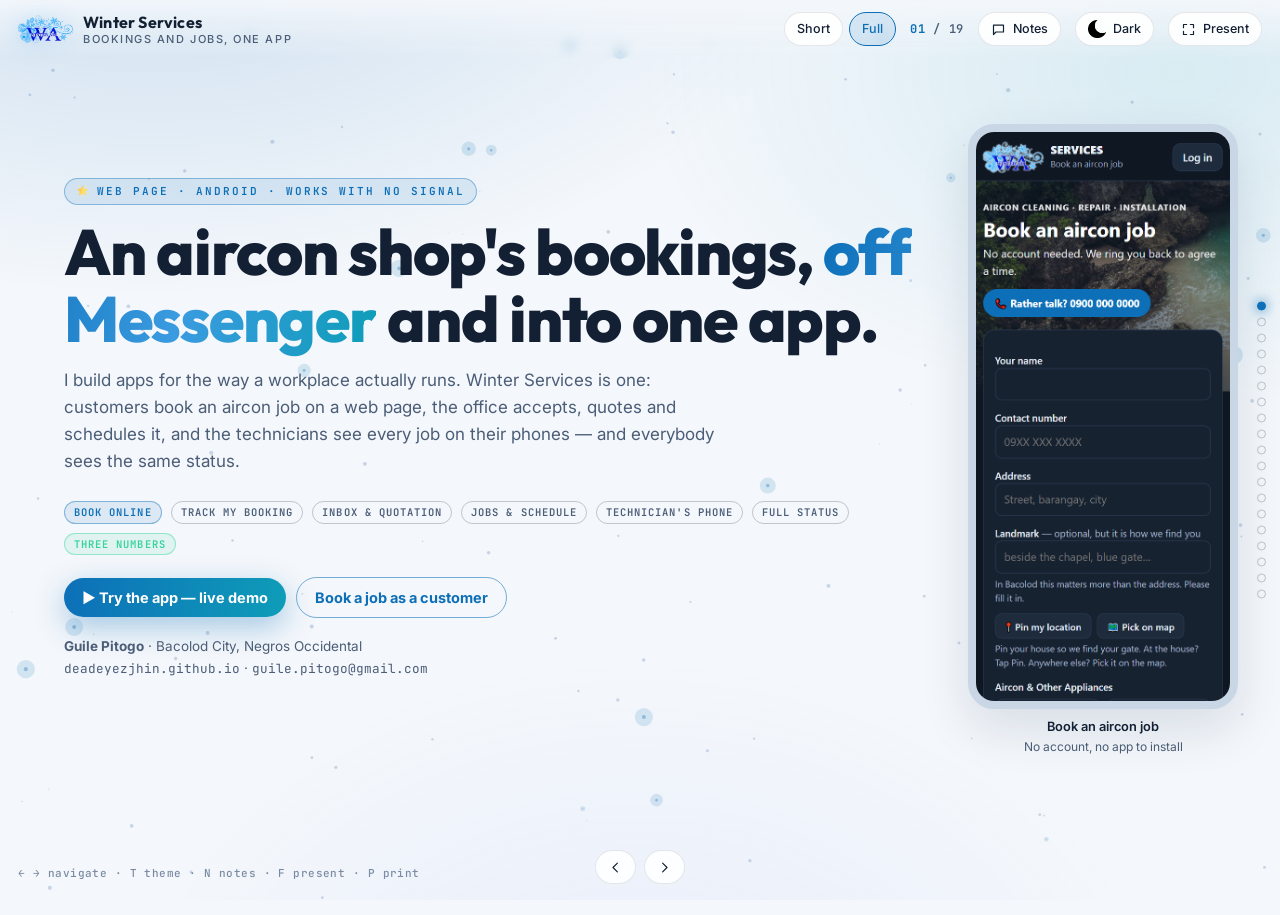
<file: index.html>
<!DOCTYPE html>
<html lang="en" data-theme="dark">
<head>
<meta charset="utf-8">
<meta name="viewport" content="width=device-width, initial-scale=1">
<title>Winter Services — bookings off Messenger, jobs on one app</title>
<meta name="description" content="Winter Services: a booking page and a job app for an aircon service shop in Bacolod City — customers book and track online, the office accepts, quotes and schedules, technicians see every job and mark it done, with a full status trail and three numbers the owner can run the shop by. Portfolio presentation and live demo by Guile Pitogo.">
<link rel="icon" href="assets/app/logo-icon.png">
<link rel="preconnect" href="https://fonts.googleapis.com">
<link rel="preconnect" href="https://fonts.gstatic.com" crossorigin>
<link href="https://fonts.googleapis.com/css2?family=Inter:wght@300;400;500;600;700;800&family=Outfit:wght@500;600;700;800&family=JetBrains+Mono:wght@400;600&display=swap" rel="stylesheet">
<link rel="stylesheet" href="deck.css?v=3">
</head>
<body>

<canvas id="stars"></canvas>
<div class="bg-wash"></div>
<div class="progress" id="prog"></div>

<header class="topbar">
  <div class="brand">
    <img src="assets/logo.png" alt="">
    <div>Winter Services<small>Bookings and jobs, one app</small></div>
  </div>
  <div class="spacer"></div>
  <div class="deckswitch" title="Short: the slides to present. Full: everything, to read.">
    <button class="btn" data-set="short">Short</button><button class="btn" data-set="full">Full</button>
  </div>
  <span class="counter" id="counter"><b>01</b> / 19</span>
  <button class="btn" id="notesBtn" title="Toggle speaker notes (N)">
    <svg viewBox="0 0 24 24"><path d="M4 5h16v11H8l-4 4z"/></svg><span>Notes</span>
  </button>
  <button class="btn" id="themeBtn" title="Toggle light / dark (T)">
    <img class="icn tint" id="themeIcon" src="assets/sun.png" alt=""><span id="themeLabel">Light</span>
  </button>
  <button class="btn" id="fsBtn" title="Fullscreen (F)">
    <svg viewBox="0 0 24 24"><path d="M4 9V4h5M20 9V4h-5M4 15v5h5M20 15v5h-5"/></svg><span>Present</span>
  </button>
</header>

<nav class="rail" id="rail"></nav>

<div class="navarrows">
  <button class="btn" id="prevBtn" aria-label="Previous"><svg viewBox="0 0 24 24"><path d="M15 5l-7 7 7 7"/></svg></button>
  <button class="btn" id="nextBtn" aria-label="Next"><svg viewBox="0 0 24 24"><path d="M9 5l7 7-7 7"/></svg></button>
</div>
<div class="hint">← → navigate · T theme · N notes · F present · P print</div>

<main class="deck" id="deck">

<!-- ═══════════ 01 · COVER ═══════════ -->
<section class="slide" data-title="Cover" data-short>
  <div class="wrap appsplit">
    <div>
      <span class="eyebrow"><img class="icn tint" style="width:13px;height:13px" src="assets/star.png" alt="">Web page · Android · works with no signal</span>
      <h1>An aircon shop's bookings, <span class="grad">off Messenger</span> and into one app.</h1>
      <p class="sub" style="max-width:60ch">I build apps for the way a workplace actually runs. Winter Services is one: customers book an aircon job on a web page, the office accepts, quotes and schedules it, and the technicians see every job on their phones — and everybody sees the same status.</p>
      <div class="cover-badges">
        <span class="pill acc">Book online</span>
        <span class="pill">Track my booking</span>
        <span class="pill">Inbox &amp; quotation</span>
        <span class="pill">Jobs &amp; schedule</span>
        <span class="pill">Technician's phone</span>
        <span class="pill">Full status</span>
        <span class="pill good">Three numbers</span>
      </div>
      <div class="trys" style="margin-top:22px">
        <a class="try" href="https://deadeyezjhin.github.io/winter-services-deck/demo/?as=office" target="_blank" rel="noopener">▶ Try the app — live demo</a>
        <a class="try ghost" href="https://deadeyezjhin.github.io/winter-services-deck/demo/?as=guest" target="_blank" rel="noopener">Book a job as a customer</a>
      </div>
      <p class="sub" style="margin-top:18px;font-size:13.5px">
        <b>Guile Pitogo</b> · Bacolod City, Negros Occidental<br>
        <span class="mono">deadeyezjhin.github.io</span> · <span class="mono">guile.pitogo@gmail.com</span>
      </p>
    </div>
    <div class="shot">
      <div class="frame todo" data-shot="book-form.png">book-form.png</div>
      <div class="cap"><b>Book an aircon job</b>No account, no app to install</div>
    </div>
  </div>
  <div class="speaker"><b>Speaker</b>Open with what the shop gets: bookings that arrive complete, a schedule everybody shares, and numbers nobody has to count. Every slide after this is one question an owner asks.</div>
</section>

<!-- ═══════════ 02 · BEFORE ═══════════ -->
<section class="slide" data-title="Before" data-short>
  <div class="wrap">
    <span class="eyebrow">Before</span>
    <h2>Every booking was <span class="grad">a conversation</span></h2>
    <p class="sub">An aircon cleaning, repair and installation shop in Bacolod City. The shop ran on the owner's personal number and a Facebook page.</p>
    <div class="grid g4">
      <div class="card"><div class="cardhead"><img class="icn mono" src="assets/cross.png" alt=""><h3>The booking</h3></div>
        <p class="sub" style="margin:0">A call or a Facebook message. The address, the landmark and "which aircon?" asked one question at a time.</p></div>
      <div class="card"><div class="cardhead"><img class="icn mono" src="assets/cross.png" alt=""><h3>The schedule</h3></div>
        <p class="sub" style="margin:0">In the owner's head and his chat history. The technicians were told who, where and when by message.</p></div>
      <div class="card"><div class="cardhead"><img class="icn mono" src="assets/cross.png" alt=""><h3>"Is it still on?"</h3></div>
        <p class="sub" style="margin:0">The customer rang again to ask. The owner scrolled back to find the answer.</p></div>
      <div class="card"><div class="cardhead"><img class="icn mono" src="assets/cross.png" alt=""><h3>The month</h3></div>
        <p class="sub" style="margin:0">No count of bookings, no idea how fast anyone was rung back, no list of whose aircon is due a check.</p></div>
    </div>
    <div class="note" style="margin-top:18px">
      <b>The rule I build by:</b> anything that makes a person ask, retype or remember by hand is worth removing. Every screen in this deck removes one of those.
    </div>
  </div>
  <div class="speaker"><b>Speaker</b>There was no system to replace — there was a phone, a chat and a good memory. And no customer list to import: the app starts empty on purpose.</div>
</section>

<!-- ═══════════ 03 · AFTER ═══════════ -->
<section class="slide" data-title="After">
  <div class="wrap">
    <span class="eyebrow">After</span>
    <h2>Every message became <span class="grad">a screen that does the work</span></h2>
    <p class="sub">A chat holds words. An app holds the job: who it is for, what is on it, whose turn it is, and when it was done.</p>
    <div class="ba">
      <div class="head">What they did by hand</div><div></div><div class="head h2">What the app does instead</div>
      <div class="was"><b>"Where are you? Which aircon?"</b> — asked over chat</div><div class="arr">→</div>
      <div class="now"><b>The booking page</b> — name, number, address, landmark, a pin, and a cart of aircons, all at once</div>
      <div class="was"><b>Scrolling Messenger</b> for today's bookings</div><div class="arr">→</div>
      <div class="now"><b>The Inbox</b> — new bookings with a count, Accept makes the customer and the job in one tap</div>
      <div class="was"><b>A Word quotation</b> typed each time</div><div class="arr">→</div>
      <div class="now"><b>Quotation from the booking</b> — his own layout, filled in, sent as a PDF</div>
      <div class="was"><b>Telling each technician</b> by message</div><div class="arr">→</div>
      <div class="now"><b>Jobs on every technician's phone</b> — with Call, Map, On the way, Done</div>
      <div class="was"><b>"Is my booking still on?"</b> calls</div><div class="arr">→</div>
      <div class="now"><b>Full status</b> — booked, accepted, scheduled, on the way, done, with who and when</div>
      <div class="was"><b>Remembering</b> whose aircon is due</div><div class="arr">→</div>
      <div class="now"><b>Check-ups</b> — a call list that fills itself, every 1 to 12 months per customer</div>
    </div>
  </div>
</section>

<!-- ═══════════ 04 · THREE PEOPLE ═══════════ -->
<section class="slide" data-title="Three people, one app" data-short>
  <div class="wrap">
    <span class="eyebrow">Accounts</span>
    <h2>Three kinds of people, <span class="grad">one app</span></h2>
    <p class="sub">The role on the account decides what each one sees — and the database enforces it, not just the buttons.</p>
    <div class="roles">
      <div class="card"><div class="cardhead"><img class="icn big tint" src="assets/app/book.png" alt=""><h3>Customer</h3></div>
        <div class="shot"><div class="frame todo" data-shot="book-form.png">book-form.png</div></div>
        <ul class="clean"><li><b>The web page</b> — nothing to install</li><li>Books with no account; tracks with a code</li><li>An account shows only <b>their own</b> bookings</li></ul></div>
      <div class="card"><div class="cardhead"><img class="icn big tint" src="assets/app/admin.png" alt=""><h3>Office</h3></div>
        <div class="shot"><div class="frame todo" data-shot="office-inbox.png">office-inbox.png</div></div>
        <ul class="clean"><li><b>Android app</b></li><li>Everything: bookings, jobs, customers, prices, users</li><li>Promotes a sign-up to technician or admin</li></ul></div>
      <div class="card"><div class="cardhead"><img class="icn big tint" src="assets/app/jobs.png" alt=""><h3>Technician</h3></div>
        <div class="shot"><div class="frame todo" data-shot="tech-today.png">tech-today.png</div></div>
        <ul class="clean"><li><b>Android app</b></li><li>Every job that has a day on it</li><li>Never the customer list, never a price unless allowed</li></ul></div>
    </div>
  </div>
  <div class="speaker"><b>Speaker</b>One HTML app behind all three. Owners ask "can a technician see my whole customer list?" — no, and it is the database that says no.</div>
</section>

<!-- ═══════════ 05 · BOOK A JOB ═══════════ -->
<section class="slide" data-title="Book a job" data-short>
  <div class="wrap appsplit three">
    <div>
      <span class="eyebrow">The customer</span>
      <h2>A booking that arrives <span class="grad">complete</span></h2>
      <p class="sub">The page asks everything the owner used to ask on the phone — once, in order, with nothing left out.</p>
      <ul class="clean">
        <li><b>A cart of aircons.</b> Tap Window, Split, Cassette… each one gets its own services, brand and model</li>
        <li><b>Prices as they tap</b>, when the owner switches them on</li>
        <li><b>The landmark, pushed hard</b> — in Bacolod it is how a technician finds the gate. Pin the house, or pick it on a map</li>
        <li><b>Only open days.</b> Sundays and the owner's closed dates cannot be picked</li>
        <li><b>A reference code</b> back at once, like <span class="mono">WA-7241</span></li>
        <li>One plain privacy sentence and a tick box before it sends (Data Privacy Act)</li>
      </ul>
      <div class="note">A failed booking never looks like a successful one: the page says so, and keeps everything typed.</div>
    </div>
    <div class="shots">
      <div class="shot"><div class="frame todo" data-shot="book-sheet.png">book-sheet.png</div><div class="cap"><b>1 · What it needs</b>Each aircon's services and prices</div></div>
      <div class="shot"><div class="frame todo" data-shot="book-cart.png">book-cart.png</div><div class="cap"><b>2 · The cart</b>Three aircons, ₱2,800</div></div>
      <div class="shot"><div class="frame todo" data-shot="book-done.png">book-done.png</div><div class="cap"><b>3 · The code</b>To check it later</div></div>
    </div>
  </div>
  <div class="speaker"><b>Speaker</b>The link goes on the Facebook page's Book Now button and a QR on the van. A page nobody is sent to takes no bookings.</div>
</section>

<!-- ═══════════ 06 · TRACK ═══════════ -->
<section class="slide" data-title="Track my booking">
  <div class="wrap appsplit two">
    <div>
      <span class="eyebrow">The customer</span>
      <h2>"Is my booking still on?" — <span class="grad">answered without a call</span></h2>
      <p class="sub">The reference code and the number they booked with. The code is remembered on their phone, so next time it is already filled in.</p>
      <div class="grid g2">
        <div class="card tight"><div class="cardhead"><img class="icn mono" src="assets/padlock.png" alt=""><h3>Code and number</h3></div>
          <p class="sub" style="margin:0;font-size:13px">Both must match. A stranger with one code learns nothing about anyone else.</p></div>
        <div class="card tight"><div class="cardhead"><img class="icn mono" src="assets/badge.png" alt=""><h3>Or an account</h3></div>
          <p class="sub" style="margin:0;font-size:13px">Every booking, every step, on any phone. Bookings made before registering are added with the number and one of their codes.</p></div>
      </div>
    </div>
    <div class="shots">
      <div class="shot"><div class="frame todo" data-shot="track.png">track.png</div><div class="cap"><b>Track my booking</b>No login</div></div>
      <div class="shot"><div class="frame todo" data-shot="cust-bookings.png">cust-bookings.png</div><div class="cap"><b>My bookings</b>With an account</div></div>
    </div>
  </div>
</section>

<!-- ═══════════ 07 · INBOX ═══════════ -->
<section class="slide" data-title="The Inbox" data-short>
  <div class="wrap appsplit three">
    <div>
      <span class="eyebrow">The office</span>
      <h2>New bookings, <span class="grad">one tap to a job</span></h2>
      <p class="sub">The Inbox is the office's morning: every new booking with a red count, what they want, the day they asked for and what it comes to.</p>
      <ul class="clean">
        <li><b>Call</b> and <b>Map</b> on every booking — the landmark and the pin come with it</li>
        <li><b>Accept</b> makes the customer file <b>and</b> the job, already on the day they asked for</li>
        <li>A call the owner takes goes in as <b>"By phone"</b>, so every job lives in one place</li>
        <li><b>Reject</b> needs no reason typed; the customer's page says so</li>
        <li>A booking from an existing customer is accepted <b>onto their file</b> — never a second copy of the same person</li>
      </ul>
    </div>
    <div class="shots">
      <div class="shot"><div class="frame todo" data-shot="office-inbox.png">office-inbox.png</div><div class="cap"><b>Inbox</b>New, today, no date, check-ups</div></div>
      <div class="shot"><div class="frame todo" data-shot="office-booking.png">office-booking.png</div><div class="cap"><b>The booking</b>Everything the customer sent</div></div>
      <div class="shot"><div class="frame todo" data-shot="office-accept.png">office-accept.png</div><div class="cap"><b>Accept</b>Customer + job in one tap</div></div>
    </div>
  </div>
  <div class="speaker"><b>Speaker</b>"Accept — new customer" under a booking from an existing customer once made a second file of the same person. Now that booking offers only "Accept — on their file". Found by the owner on his first real booking; fixed the same day.</div>
</section>

<!-- ═══════════ 08 · QUOTATION & RECEIPT ═══════════ -->
<section class="slide" data-title="Quotation and receipt">
  <div class="wrap appsplit two">
    <div>
      <span class="eyebrow">Paperwork</span>
      <h2>His quotation, <span class="grad">already filled in</span></h2>
      <p class="sub">The owner writes quotations today, in Word. The app makes <b>his</b> layout — letterhead, subject, the table, the note, his signature and the customer's Conforme line — from the booking.</p>
      <div class="grid g2">
        <div class="card tight"><div class="cardhead"><img class="icn mono" src="assets/layer-up.png" alt=""><h3>Quotation</h3></div>
          <ul class="clean"><li>Lines and note editable, saved on the booking</li><li><b>Send as PDF</b> to Messenger, Viber or email</li><li>Accept takes its total as the job's price</li></ul></div>
        <div class="card tight"><div class="cardhead"><img class="icn mono" src="assets/check.png" alt=""><h3>Receipt</h3></div>
          <ul class="clean"><li>A4, from the job, for the technician to hand over</li><li>GCash number printed on it</li><li>The office marks it Paid — cash, GCash or other</li></ul></div>
      </div>
      <div class="note">No PDF library: the phone's own print screen makes the file. Nothing extra to download or break.</div>
    </div>
    <div class="shots">
      <div class="shot"><div class="frame todo" data-shot="office-quote.png">office-quote.png</div><div class="cap"><b>Quotation</b>From a new booking</div></div>
      <div class="shot"><div class="frame todo" data-shot="tech-receipt.png">tech-receipt.png</div><div class="cap"><b>Receipt</b>Share or print</div></div>
    </div>
  </div>
</section>

<!-- ═══════════ 09 · JOBS ═══════════ -->
<section class="slide" data-title="Jobs and the schedule">
  <div class="wrap appsplit two">
    <div>
      <span class="eyebrow">The office</span>
      <h2>The schedule, <span class="grad">in one place</span></h2>
      <p class="sub">Today, tomorrow, upcoming, no date yet, done. Morning or afternoon — not a promised minute a shop cannot keep.</p>
      <ul class="clean">
        <li><b>Route</b> — today's stops, morning first, opened in Google Maps</li>
        <li><b>Not paid</b> in red on every open job until the office marks it</li>
        <li><b>A limit per morning</b>: a full morning cannot be booked from the page</li>
        <li><b>Closed days</b>: every Sunday, a fiesta, a training day — with the reason the customer sees</li>
        <li>Edit the day, the aircons or the price; every change is written into the job's history</li>
      </ul>
    </div>
    <div class="shots">
      <div class="shot"><div class="frame todo" data-shot="office-jobs.png">office-jobs.png</div><div class="cap"><b>Jobs</b>Today, three stops</div></div>
      <div class="shot"><div class="frame todo" data-shot="office-closed.png">office-closed.png</div><div class="cap"><b>Closed days</b>The page refuses them</div></div>
    </div>
  </div>
</section>

<!-- ═══════════ 10 · TECHNICIAN ═══════════ -->
<section class="slide" data-title="The technician" data-short>
  <div class="wrap appsplit two">
    <div>
      <span class="eyebrow">In the field</span>
      <h2>Every job on the technician's <span class="grad">phone</span></h2>
      <p class="sub">A small shop, not a dispatch centre: every technician sees every job with a day on it, and the owner often rides along. Whoever presses the button is written down.</p>
      <ul class="clean">
        <li><b>Call</b> the customer, <b>Map</b> to the pin, the landmark in big letters</li>
        <li><b>On the way</b> — the customer's page says so</li>
        <li><b>Start</b>, <b>Mark done</b>, and <b>Undo</b> — an undo is a step in the history, never a silent rollback</li>
        <li>A <b>gate photo</b> for next time, and the <b>price to collect</b> when the owner allows it</li>
        <li><b>No signal at the house?</b> It still works. Changes wait and send themselves</li>
      </ul>
    </div>
    <div class="shots">
      <div class="shot"><div class="frame todo" data-shot="tech-today.png">tech-today.png</div><div class="cap"><b>Today</b>Three stops, with the route</div></div>
      <div class="shot"><div class="frame todo" data-shot="tech-job.png">tech-job.png</div><div class="cap"><b>The job</b>Call, map, done</div></div>
    </div>
  </div>
  <div class="speaker"><b>Speaker</b>"No assignment" was the owner's decision: a technician picker is a screen a three-person shop would never use.</div>
</section>

<!-- ═══════════ 11 · FULL STATUS ═══════════ -->
<section class="slide" data-title="Full status" data-short>
  <div class="wrap appsplit two">
    <div>
      <span class="eyebrow">Everyone sees the same thing</span>
      <h2>Full status, <span class="grad">everywhere</span></h2>
      <p class="sub">The same five bars on every booking and job — for the office, the technician and the customer — and underneath, every step with <b>who</b> and <b>when</b>.</p>
      <div class="flow steps">
        <div class="node"><div class="k">Customer</div><h3>Booked</h3><p>on the page, or by phone</p></div>
        <div class="to">→</div>
        <div class="node"><div class="k">Office</div><h3>Accepted</h3><p>seen, then accepted</p></div>
        <div class="to">→</div>
        <div class="node"><div class="k">Office</div><h3>Scheduled</h3><p>a day, AM or PM</p></div>
        <div class="to">→</div>
        <div class="node hot"><div class="k">Technician</div><h3>In progress</h3><p>on the way, started</p></div>
        <div class="to">→</div>
        <div class="node"><div class="k">Technician</div><h3>Done</h3><p>then paid</p></div>
      </div>
      <div class="note">An edit says what changed — "Split #2 added", "Day Thu → Fri". The customer sees the steps and the names; a price only if the owner shows prices.</div>
    </div>
    <div class="shots">
      <div class="shot"><div class="frame todo" data-shot="office-job-status.png">office-job-status.png</div><div class="cap"><b>The office's view</b>Who did what, and when</div></div>
      <div class="shot"><div class="frame todo" data-shot="cust-status.png">cust-status.png</div><div class="cap"><b>The customer's view</b>The same steps</div></div>
    </div>
  </div>
</section>

<!-- ═══════════ 12 · CUSTOMERS & CHECK-UPS ═══════════ -->
<section class="slide" data-title="Customers and check-ups">
  <div class="wrap appsplit two">
    <div>
      <span class="eyebrow">Repeat business</span>
      <h2>Every customer's aircons, and <span class="grad">when they are due</span></h2>
      <p class="sub">A customer file is made when a booking is accepted — never straight from the public page. It keeps their aircons, their jobs and their bookings.</p>
      <ul class="clean">
        <li><b>A regular check</b> per customer: every 1, 2, 3, 6 or 12 months from a chosen date</li>
        <li><b>Check-ups</b> is the owner's call list. He rings; <b>Book it</b> makes the job</li>
        <li><b>A week after the job</b>: "is it working well?" — All good, or book a visit</li>
        <li><b>Customers on a map</b>, and <b>Book again</b> from any past job</li>
        <li>Delete a customer for real — every phone forgets them (the privacy law's right to be removed)</li>
      </ul>
      <div class="note">No SMS and no automatic reminders: the owner calls. A message nobody reads is cost, not value.</div>
    </div>
    <div class="shots">
      <div class="shot"><div class="frame todo" data-shot="office-customer.png">office-customer.png</div><div class="cap"><b>A customer's file</b>Regular check, their aircons</div></div>
      <div class="shot"><div class="frame todo" data-shot="office-checkups.png">office-checkups.png</div><div class="cap"><b>Check-ups</b>The call list</div></div>
    </div>
  </div>
</section>

<!-- ═══════════ 13 · THREE NUMBERS ═══════════ -->
<section class="slide" data-title="The three numbers" data-short>
  <div class="wrap appsplit">
    <div>
      <span class="eyebrow">What it is for</span>
      <h2>Three numbers, <span class="grad">nobody counting</span></h2>
      <p class="sub">The app was built to answer three questions from its own records. A screen that moves none of them was not built.</p>
      <div class="grid g3">
        <div class="card tight"><div class="kpi acc">1</div><div class="lbl">Bookings through the page, per week</div>
          <p class="sub" style="margin:8px 0 0;font-size:13px">Against the calls and messages it replaces. Phone bookings are kept out, so the number stays honest.</p></div>
        <div class="card tight"><div class="kpi acc">2</div><div class="lbl">How fast the office rings back</div>
          <p class="sub" style="margin:8px 0 0;font-size:13px">From the booking to the office's first action. Measured first, judged later.</p></div>
        <div class="card tight"><div class="kpi acc">3</div><div class="lbl">Done on the day promised</div>
          <p class="sub" style="margin:8px 0 0;font-size:13px">The job keeps the promised day <b>and</b> when it was really done, or this could never be answered.</p></div>
      </div>
      <div class="note good">Plus a month's takings by cash, GCash and other, exported in one tap.</div>
    </div>
    <div class="shot">
      <div class="frame todo" data-shot="office-numbers.png">office-numbers.png</div>
      <div class="cap"><b>Admin → Numbers</b>An invented month</div>
    </div>
  </div>
  <div class="speaker"><b>Speaker</b>This is the slide for owners: the app pays for itself only if these move. Deciding them first is also what kept the app small.</div>
</section>

<!-- ═══════════ 14 · THE OWNER RUNS IT ═══════════ -->
<section class="slide" data-title="The owner runs it">
  <div class="wrap appsplit three">
    <div>
      <span class="eyebrow">No developer needed</span>
      <h2>The owner changes it <span class="grad">himself</span></h2>
      <p class="sub">Everything a shop changes month to month is a screen in Admin, not a phone call to me.</p>
      <ul class="clean">
        <li><b>Services &amp; prices</b> — one price per service per appliance; a new service shows on the page at once</li>
        <li><b>Appliances</b> — aircons, freezers, washing machines; his own picture for each; hide one without losing its history</li>
        <li><b>Two switches</b>: show prices on the booking page; show prices to technicians</li>
        <li><b>Page photos</b>, closed days, the shop's GCash, his quotation and receipt</li>
        <li><b>Users</b>: anyone signs up; the owner makes them a technician or an admin, or switches them off</li>
      </ul>
    </div>
    <div class="shots">
      <div class="shot"><div class="frame todo" data-shot="office-prices.png">office-prices.png</div><div class="cap"><b>Services &amp; prices</b></div></div>
      <div class="shot"><div class="frame todo" data-shot="office-appliances.png">office-appliances.png</div><div class="cap"><b>Appliances</b></div></div>
      <div class="shot"><div class="frame todo" data-shot="office-users.png">office-users.png</div><div class="cap"><b>Users</b></div></div>
    </div>
  </div>
</section>

<!-- ═══════════ 15 · THE PUBLIC KEY ═══════════ -->
<section class="slide" data-title="Customer data stays safe" data-short>
  <div class="wrap">
    <span class="eyebrow"><img class="icn tint" style="width:13px;height:13px" src="assets/encrypted.png" alt="">Security</span>
    <h2>A public page, and <span class="grad">nothing public behind it</span></h2>
    <p class="sub">The booking page's key to the database is public — anybody can read it from the page. So the whole design assumes a stranger holds it.</p>
    <div class="flow">
      <div class="node bad"><div class="k">A stranger with the key</div><h3>Can do three things</h3><p>Send a booking · look up a booking they have the code <b>and</b> number for · read the service list</p></div>
      <div class="to">→</div>
      <div class="node hot"><div class="k">The database</div><h3>Three functions, no tables</h3><p>No read of any table. Not customers, not jobs, not the team — not one row.</p></div>
      <div class="to">→</div>
      <div class="node"><div class="k">Staff</div><h3>Signed in, by role</h3><p>What an account may see is a database rule, checked on every request.</p></div>
    </div>
    <div class="grid g3" style="margin-top:14px">
      <div class="card tight"><div class="cardhead"><img class="icn mono" src="assets/defence.png" alt=""><h3>Proven, not promised</h3></div>
        <p class="sub" style="margin:0;font-size:13px">A test runs as the stranger and tries to read every table. Every read must be <b>refused</b> — it runs after every change to the database.</p></div>
      <div class="card tight"><div class="cardhead"><img class="icn mono" src="assets/warning.png" alt=""><h3>Public input is untrusted</h3></div>
        <p class="sub" style="margin:0;font-size:13px">A booking never becomes a customer on its own. A person in the office accepts it first. A hidden trap field catches bots; one booking a minute per number.</p></div>
      <div class="card tight"><div class="cardhead"><img class="icn mono" src="assets/padlock.png" alt=""><h3>Privacy law</h3></div>
        <p class="sub" style="margin:0;font-size:13px">Name, number and address are personal data (RA 10173): one plain sentence before sending, and the owner can remove a customer completely.</p></div>
    </div>
  </div>
  <div class="speaker"><b>Speaker</b>This is the one rule whose breach could not be undone — the key is public the moment the page ships. So it was designed first and tested before anything else was built.</div>
</section>

<!-- ═══════════ 16 · OFFLINE ═══════════ -->
<section class="slide" data-title="No signal">
  <div class="wrap">
    <span class="eyebrow">Works offline</span>
    <h2>A dead zone at the house <span class="grad">loses nothing</span></h2>
    <p class="sub">Every screen reads the phone's own copy. A change lands on the phone first and waits in a queue; the network is a bonus, never a condition.</p>
    <div class="flow">
      <div class="node"><div class="k">At the house</div><h3>Mark done</h3><p>No signal. The job says Done on the phone at once.</p></div>
      <div class="to">→</div>
      <div class="node hot"><div class="k">On the phone</div><h3>"1 waiting"</h3><p>The change is kept, even if the app is closed.</p></div>
      <div class="to">→</div>
      <div class="node"><div class="k">Signal back</div><h3>Sent by itself</h3><p>The office and the customer see Done. Nobody taps anything.</p></div>
    </div>
    <div class="grid g3" style="margin-top:14px">
      <div class="card tight"><h3>Two phones, one job</h3><p class="sub" style="margin:0;font-size:13px">If the office and a technician change the same job, the loser is told what happened — never silently overwritten.</p></div>
      <div class="card tight"><h3>The page opens offline</h3><p class="sub" style="margin:0;font-size:13px">Once opened, it opens again with no signal. Only the shop's own page is kept — never the data.</p></div>
      <div class="card tight"><h3>Updates itself</h3><p class="sub" style="margin:0;font-size:13px">The Android app says when a new version is out and installs it, with what changed in plain words.</p></div>
    </div>
  </div>
</section>

<!-- ═══════════ 17 · HOW I WORK ═══════════ -->
<section class="slide" data-title="How I work">
  <div class="wrap">
    <span class="eyebrow">How I work</span>
    <h2>I decide what it is for, <span class="grad">then build only that</span></h2>
    <p class="sub">The three numbers came first. Everything else had to move one of them, or wait.</p>
    <div class="grid g4">
      <div class="card tight"><div class="kpi acc">1</div><div class="lbl">Ask the owner</div><p class="sub" style="margin:8px 0 0;font-size:13px">Eleven questions before a line of code. One phone call settles more than a week of guessing.</p></div>
      <div class="card tight"><div class="kpi acc">2</div><div class="lbl">Safety first</div><p class="sub" style="margin:8px 0 0;font-size:13px">The public key's limits were built and tested before the page existed.</p></div>
      <div class="card tight"><div class="kpi acc">3</div><div class="lbl">Test the real thing</div><p class="sub" style="margin:8px 0 0;font-size:13px">On a phone width and a PC width, with made-up data — never a real customer's.</p></div>
      <div class="card tight"><div class="kpi acc">4</div><div class="lbl">Ship with notes</div><p class="sub" style="margin:8px 0 0;font-size:13px">Every version says what changed, in words the owner uses.</p></div>
    </div>
    <div class="note" style="margin-top:18px"><b>What I chose not to build is part of the work.</b> Invoices, parts and stock, SMS, push notifications, email updates, customer ratings and photos from customers were all considered — and parked, because each would open to an empty screen on day one. A screen nobody opens is cost, not value.</div>
    <div class="grid g4" style="margin-top:14px">
      <div class="card tight"><div class="kpi">19</div><div class="lbl">Builds shipped</div></div>
      <div class="card tight"><div class="kpi">30</div><div class="lbl">Database changes, each tested</div></div>
      <div class="card tight"><div class="kpi">1.8 MB</div><div class="lbl">Android app</div></div>
      <div class="card tight"><div class="kpi">₱0</div><div class="lbl">Running cost</div></div>
    </div>
  </div>
  <div class="speaker"><b>Speaker</b>₱0: GitHub Pages and the free database tier. A free database sleeps after a quiet week, so a small scheduled ping keeps it awake — a paused database would mean a customer's booking failing silently.</div>
</section>

<!-- ═══════════ 18 · WHAT THIS MEANS FOR YOUR TEAM ═══════════ -->
<section class="slide" data-title="For your team" data-short>
  <div class="wrap">
    <span class="eyebrow">Hiring a virtual assistant?</span>
    <h2>Every screen here is a job <span class="grad">I know from the inside</span></h2>
    <p class="sub">I built the tool that does each of these for a real shop — so I know every step, and where the numbers go wrong.</p>
    <div class="grid g3">
      <div class="card"><div class="cardhead"><h3>Invoicing &amp; quotations</h3></div>
        <p class="sub" style="margin:0;font-size:13.5px">A quotation from each booking, the accepted total as the price, a receipt with discounts and paid or unpaid. <a href="#8">Slide 8 →</a></p></div>
      <div class="card"><div class="cardhead"><h3>Booking &amp; scheduling</h3></div>
        <p class="sub" style="margin:0;font-size:13.5px">New bookings accepted onto the right day, a limit per morning, closed days, every change in the history. <a href="#7">Slides 7</a> &amp; <a href="#9">9 →</a></p></div>
      <div class="card"><div class="cardhead"><h3>Dispatch</h3></div>
        <p class="sub" style="margin:0;font-size:13.5px">Each technician told where, when and what — with the landmark, the pin and a route for the day. <a href="#10">Slide 10 →</a></p></div>
      <div class="card"><div class="cardhead"><h3>Customer follow-up</h3></div>
        <p class="sub" style="margin:0;font-size:13.5px">"Is it still on?" answered by a status page, and a call list of whose aircon is due a check-up. <a href="#11">Slides 11</a> &amp; <a href="#12">12 →</a></p></div>
      <div class="card"><div class="cardhead"><h3>Reports</h3></div>
        <p class="sub" style="margin:0;font-size:13.5px">Three numbers the owner runs the shop by — counted for him, never by hand. <a href="#13">Slide 13 →</a></p></div>
      <div class="card"><div class="cardhead"><h3>Clear notes</h3></div>
        <p class="sub" style="margin:0;font-size:13.5px">Every change written down in plain words the owner uses — 19 versions, each with its notes. <a href="#17">Slide 17 →</a></p></div>
    </div>
  </div>
  <div class="speaker"><b>Speaker</b>For a team hiring a VA rather than an app: the work behind each screen — quoting, invoicing, scheduling, dispatch, follow-up — is work I can do by hand in your own tools, because I had to understand every step to build it.</div>
</section>

<!-- ═══════════ 19 · THANK YOU ═══════════ -->
<section class="slide" data-title="Thank you" data-short>
  <div class="wrap" style="display:flex;flex-direction:column;justify-content:center;min-height:calc(100vh - 170px)">
    <span class="eyebrow"><img class="icn tint" style="width:13px;height:13px" src="assets/star.png" alt="">Winter Services</span>
    <h1>Tell me how your bookings arrive — <span class="grad">I'll show you what one app can take off your hands</span>.</h1>
    <p class="sub" style="max-width:64ch">Aircon, plumbing, pest control, a laundry, a clinic: anyone who books a visit, sends someone, and gets asked "is it still on?" has the same lists — and the same fix.</p>
    <div class="grid g3" style="margin-top:22px">
      <div class="card"><div class="cardhead"><h3>Guile Pitogo</h3></div>
        <ul class="clean">
          <li>Bacolod City, Negros Occidental</li>
          <li><span class="mono">guile.pitogo@gmail.com</span></li>
        </ul></div>
      <div class="card"><div class="cardhead"><h3>More work</h3></div>
        <ul class="clean">
          <li><span class="mono">deadeyezjhin.github.io</span></li>
          <li>SukiRun — orders for a distributor's field agents</li>
          <li><span class="mono">deadeyezjhin.github.io/sukirun-deck</span></li>
        </ul></div>
      <div class="card"><div class="cardhead"><h3>Try it</h3></div>
        <ul class="clean">
          <li><a class="try small" href="https://deadeyezjhin.github.io/winter-services-deck/demo/?as=office" target="_blank" rel="noopener">▶ The office</a></li>
          <li><a class="try small ghost" href="https://deadeyezjhin.github.io/winter-services-deck/demo/?as=guest" target="_blank" rel="noopener">Book as a customer</a></li>
          <li><a class="try small ghost" href="https://deadeyezjhin.github.io/winter-services-deck/demo/?as=tech" target="_blank" rel="noopener">The technician</a></li>
          <li>Switch between them with the DEMO button</li>
        </ul></div>
    </div>
    <p class="sub" style="margin-top:18px;font-size:12.5px;color:var(--dim)">
      The demo and every screenshot use invented customers, invented numbers and invented jobs, answered by a pretend server inside your browser. No real customer, address or booking appears in this deck, and nothing you do in the demo leaves your browser. App icons by Flaticon.
    </p>
  </div>
</section>

</main>

<script src="deck.js?v=1"></script>
</body>
</html>
</file>
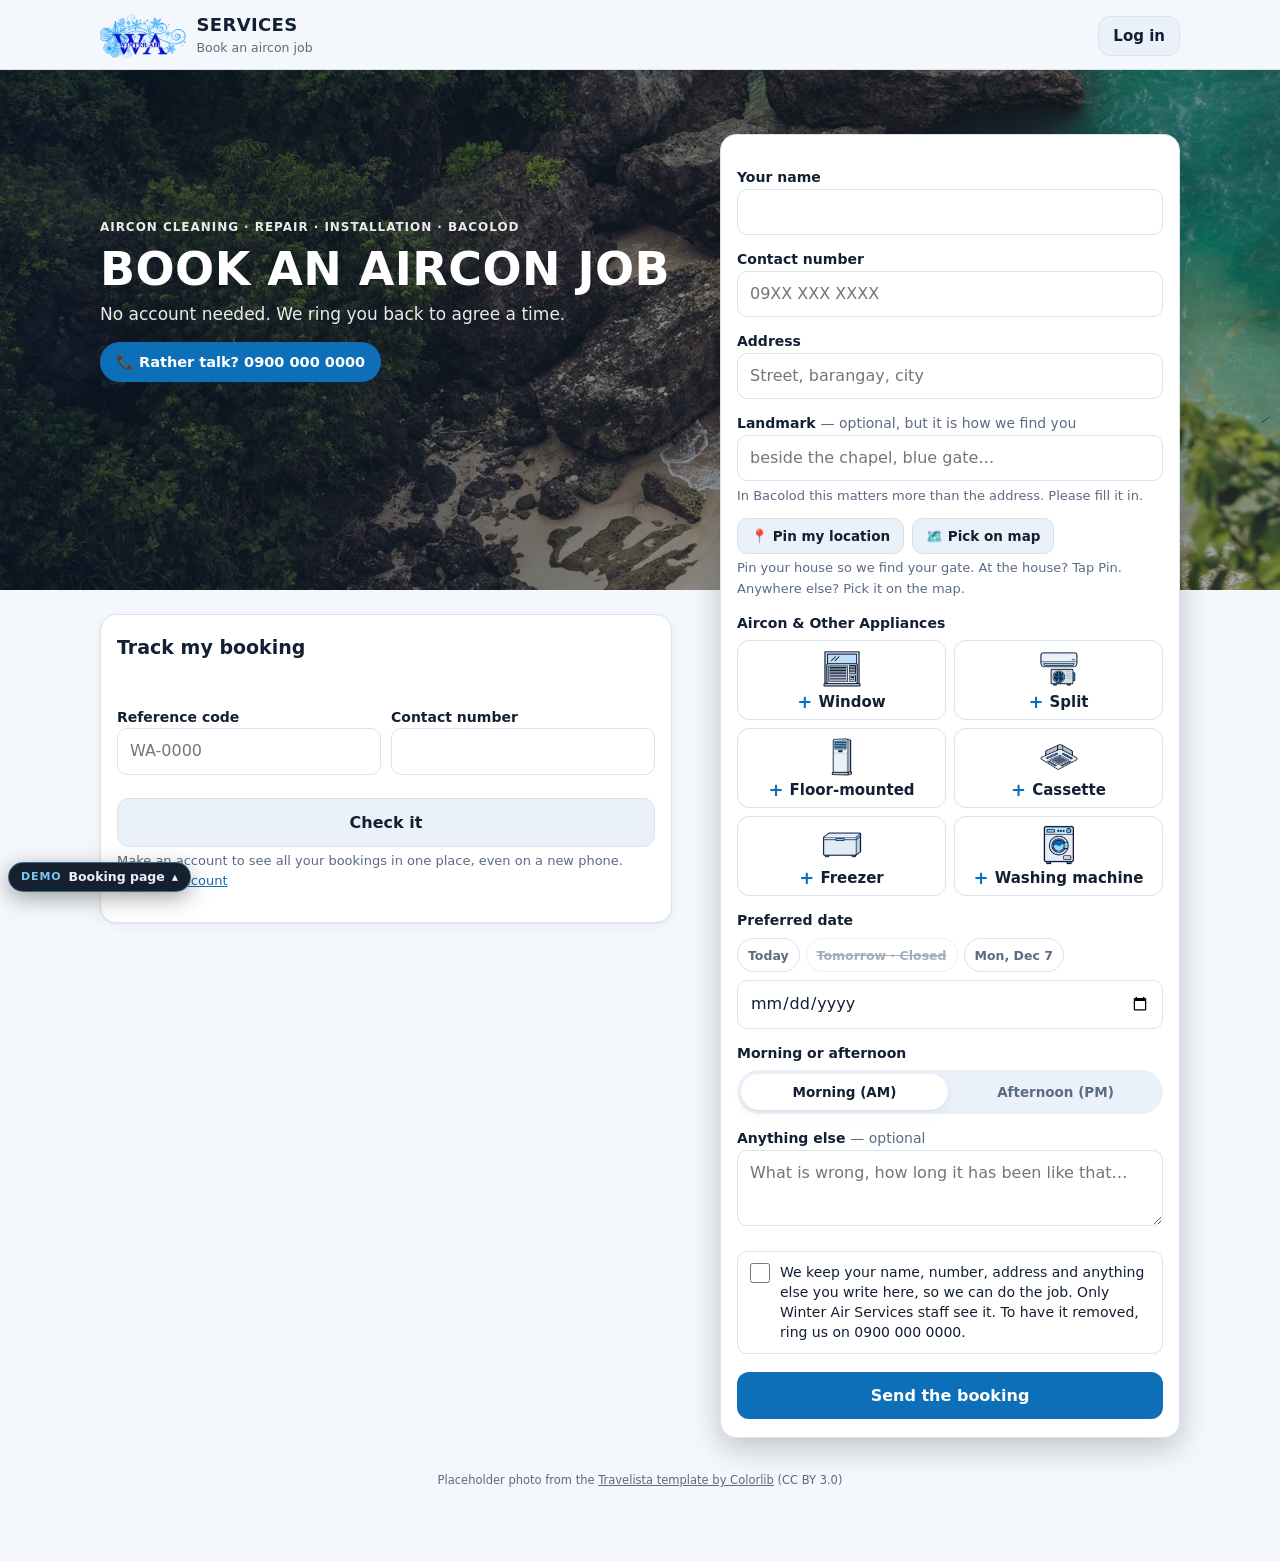
<file: demo/index.html>
<!DOCTYPE html>
<html lang="en">
<head>
<style>
  #demo-strip{position:fixed;left:8px;bottom:calc(8px + env(safe-area-inset-bottom));z-index:99999;
    font:600 12.5px/1 Inter,system-ui,sans-serif;color:#EAF1FA}
  #demo-strip .pill{display:flex;align-items:center;gap:7px;padding:8px 12px;border-radius:999px;cursor:pointer;
    background:rgba(8,20,36,.94);border:1px solid rgba(124,196,245,.45);box-shadow:0 6px 22px rgba(0,0,0,.35);
    color:inherit;font:inherit;backdrop-filter:blur(8px)}
  #demo-strip .pill b{color:#7CC4F5;letter-spacing:.08em;font-size:11px}
  #demo-strip .menu{position:absolute;left:0;bottom:calc(100% + 6px);min-width:230px;padding:6px;border-radius:14px;
    background:rgba(8,20,36,.97);border:1px solid rgba(255,255,255,.16);box-shadow:0 12px 36px rgba(0,0,0,.45)}
  #demo-strip .menu[hidden]{display:none}
  #demo-strip .menu p{margin:4px 8px 8px;font:500 11.5px/1.4 Inter,system-ui,sans-serif;color:#A3B3C8}
  #demo-strip .menu button,#demo-strip .menu a{display:block;width:100%;text-align:left;font:inherit;color:inherit;
    background:transparent;border:0;border-radius:9px;padding:9px 10px;cursor:pointer;text-decoration:none}
  #demo-strip .menu small{display:block;margin-top:3px;font-weight:500;font-size:11px;color:#A3B3C8}
  #demo-strip .menu button:hover,#demo-strip .menu a:hover{background:rgba(255,255,255,.08)}
  #demo-strip .menu button.on{background:#5AA9E6;color:#081623}
  #demo-strip .menu button.on small{color:#0d2b45}
  #demo-strip hr{border:0;border-top:1px solid rgba(255,255,255,.12);margin:6px 4px}
  @media print{#demo-strip{display:none}}
</style>
<script src="fake-server.js"></script>

<meta charset="utf-8">
<meta name="viewport" content="width=device-width, initial-scale=1">
<meta name="color-scheme" content="light dark">
<link rel="icon" href="data:,">
<title>Winter Services demo — invented data</title>
<!--
  One app, three kinds of people; the role on the account decides what each sees
  (docs/scope.md). Signed out, it is the public booking page.

  Signed out, the only calls it makes are the three a stranger is allowed: list_services(),
  book_job() and check_booking(). Signed in, every call goes through a security definer
  function that checks the ROLE (supabase/05–10). Hiding a screen here is a drawing rule,
  never an access rule (docs/rules/access.md).

  The key below is the PUBLISHABLE key and is meant to be public — this page is served as
  plain text. The `secret` key must never appear here.
-->
<style>
  /* Colours are tokens, SukiRun's structure (D:\Order Run\app_template.html) in Winter's own
     blue — PQH's red is theirs. Dark mode follows the phone, and data-theme can force it. */
  :root{
    --bg:#F4F7FB; --surface:#FFFFFF; --surface-alt:#EAF1F8; --ink:#132033; --ink-soft:#5B6B82;
    --border:#D9E2EE; --primary:#0D6FB8; --primary-ink:#FFFFFF; --primary-soft:#E3EFFA;
    --bad:#C0392B; --bad-bg:#FDECEA; --good:#1D7A4C; --good-bg:#E6F5EC; --warn:#8A5A00; --warn-bg:#FFF4DC;
    --st-new:#A5600F; --st-new-bg:#FBEDD9; --st-sched:#2A5FD6; --st-sched-bg:#E2EAFC;
    --st-prog:#6D4FD1; --st-prog-bg:#EAE3FB; --st-done:#1D8A4B; --st-done-bg:#DDF2E4;
    --st-off:#C0182B; --st-off-bg:#FBE0E3;
    --radius-sm:10px; --radius-md:12px; --radius-lg:16px;
    --shadow:0 1px 2px rgba(19,32,51,.06),0 4px 14px rgba(19,32,51,.04);
    color-scheme:light;
  }
  @media (prefers-color-scheme: dark){
    :root:not([data-theme="light"]){
      --bg:#0F1722; --surface:#172231; --surface-alt:#1E2B3D; --ink:#EAF1FA; --ink-soft:#A3B3C8;
      --border:#2B3A50; --primary:#5AA9E6; --primary-ink:#081623; --primary-soft:#16324A;
      --bad:#FF8A80; --bad-bg:#3E1C22; --good:#5CD68C; --good-bg:#173926; --warn:#F0A94E; --warn-bg:#3B2E1A;
      --st-new:#F0A94E; --st-new-bg:#3B2E1A; --st-sched:#7FA2FF; --st-sched-bg:#212C4A;
      --st-prog:#B79CFF; --st-prog-bg:#2C2448; --st-done:#5CD68C; --st-done-bg:#173926;
      --st-off:#FF7A85; --st-off-bg:#3E1C22;
      --shadow:0 1px 2px rgba(0,0,0,.3);
      color-scheme:dark;
    }
  }
  :root[data-theme="dark"]{
    --bg:#0F1722; --surface:#172231; --surface-alt:#1E2B3D; --ink:#EAF1FA; --ink-soft:#A3B3C8;
    --border:#2B3A50; --primary:#5AA9E6; --primary-ink:#081623; --primary-soft:#16324A;
    --bad:#FF8A80; --bad-bg:#3E1C22; --good:#5CD68C; --good-bg:#173926; --warn:#F0A94E; --warn-bg:#3B2E1A;
    --st-new:#F0A94E; --st-new-bg:#3B2E1A; --st-sched:#7FA2FF; --st-sched-bg:#212C4A;
    --st-prog:#B79CFF; --st-prog-bg:#2C2448; --st-done:#5CD68C; --st-done-bg:#173926;
    --st-off:#FF7A85; --st-off-bg:#3E1C22;
    --shadow:0 1px 2px rgba(0,0,0,.3);
    color-scheme:dark;
  }
  *{box-sizing:border-box}
  body{margin:0;background:var(--bg);color:var(--ink);
       font:16px/1.55 system-ui,-apple-system,"Segoe UI",Roboto,sans-serif}
  .wrap{max-width:660px;margin:0 auto;padding:0 16px 60px}
  /* ---------- the booking page's top: photo, words, card (Travelista's shape, 2026-09-27) ----------
     The photo is a layer of fixed height behind the top; the form card is taller and simply
     runs on past it, which is what makes it look laid over the picture. */
  html{overflow-x:clip}   /* a full-width band is 100vw, and 100vw counts the scrollbar */
  .hero{position:relative;isolation:isolate;margin:-16px calc(50% - 50vw) 0;
    padding:28px max(16px, calc(50vw - 314px)) 0}
  .hero::before{content:"";position:absolute;left:0;right:0;top:0;height:300px;z-index:-1;
    background:linear-gradient(180deg,rgba(6,18,34,.62),rgba(6,18,34,.40) 55%,rgba(6,18,34,.70)),
      url(img/hero-phone.jpg) center/cover}
  /* The owner's own photos (30, TODO 16), fading one into the next over the photo above; the
     same darkening on top, so the words read the same on any photo. */
  .hero-photos{position:absolute;left:0;right:0;top:0;height:300px;z-index:-1;overflow:hidden;background:#0b1a2c}
  .hero-photos > i{position:absolute;inset:0;background:center/cover no-repeat;opacity:0;transition:opacity 1.6s ease}
  .hero-photos > i.on{opacity:1}
  .hero-photos::after{content:"";position:absolute;inset:0;
    background:linear-gradient(180deg,rgba(6,18,34,.62),rgba(6,18,34,.40) 55%,rgba(6,18,34,.70))}
  .hero.has-photos::before{display:none}
  @media (prefers-reduced-motion:reduce){ .hero-photos > i{transition:none} }
  .pp-grid{display:grid;grid-template-columns:repeat(2,minmax(0,1fr));gap:8px;margin:6px 0 10px}
  .pp-item img{display:block;width:100%;aspect-ratio:2/1;object-fit:cover;border-radius:var(--radius-sm);background:var(--surface-alt)}
  .pp-item .b{width:100%;margin-top:6px}
  .pp-crop{position:relative;aspect-ratio:2/1;overflow:hidden;border-radius:var(--radius-sm);background:#0b1a2c;
    touch-action:none;cursor:grab;user-select:none;-webkit-user-select:none}
  .pp-crop img{position:absolute;max-width:none;height:auto;pointer-events:none}
  .pp-phone{position:absolute;top:0;bottom:0;left:18.75%;width:62.5%;border:2px dashed rgba(255,255,255,.95);
    outline:1px solid rgba(0,0,0,.35);pointer-events:none}
  .pp-phone span{position:absolute;left:6px;bottom:6px;font-size:11.5px;font-weight:600;color:#fff;background:rgba(0,0,0,.5);padding:2px 7px;border-radius:6px}
  .pp-zoom{margin-top:12px}
  .pp-zoom input{width:100%}
  .hero-text{color:#fff;margin-bottom:18px}
  .hero-kicker{margin:0 0 6px;font-size:12px;font-weight:700;letter-spacing:.08em;text-transform:uppercase;opacity:.9}
  .hero h1{color:#fff;font-size:28px;line-height:1.15;margin:0 0 6px}
  .hero .lede{color:rgba(255,255,255,.9);margin:0 0 14px}
  .hero-call.fb{margin-top:8px;background:#1877f2;color:#fff}   /* the space before it is the gap; wraps flush left */
  .tab-btn.closed{opacity:.55;text-decoration:line-through}
  .warn-line{color:var(--warn)}
  .hero-call{display:inline-flex;align-items:center;gap:6px;min-height:40px;padding:8px 16px;border-radius:999px;
    background:#0D6FB8;color:#fff;font-weight:700;font-size:14.5px;text-decoration:none}   /* on the photo in both themes */
  .hero-card .panel{box-shadow:0 10px 30px rgba(6,18,34,.22)}
  @media (max-width:600px){ .hero-where{display:none} }   /* it wrapped alone onto a line at 375px */
  @media (min-width:900px){
    body.pub .wrap{max-width:1112px}
    .hero{display:grid;grid-template-columns:minmax(0,1fr) 460px;grid-template-rows:auto 1fr;column-gap:48px;align-items:start;
      padding:64px max(16px, calc(50vw - 540px)) 0}
    .hero::before{height:520px;
      background:linear-gradient(90deg,rgba(6,18,34,.72),rgba(6,18,34,.35) 70%),url(img/hero-1600.jpg) center/cover}
    .hero-photos{height:520px}
    .hero-photos::after{background:linear-gradient(90deg,rgba(6,18,34,.72),rgba(6,18,34,.35) 70%)}
    /* row 1 ends where the photo ends (520 - 64 padding), so the left column's cards start below it */
    .hero-text{padding-top:84px;margin:0;min-height:456px;grid-column:1;grid-row:1}
    .hero-card{grid-column:2;grid-row:1 / span 2}
    .hero-side{grid-column:1;grid-row:2;padding-top:24px}
    .hero h1{font-size:46px;text-transform:uppercase;letter-spacing:.01em}
    .hero .lede{font-size:17px}
    body.pub #publicView > .credit{max-width:628px;margin-left:auto;margin-right:auto}
  }
  h1{font-size:26px;margin:0 0 4px}
  h2{font-size:19px;margin:0 0 4px}
  h3{font-size:17px;margin:0 0 2px}
  a{color:var(--primary)}
  .lede{color:var(--ink-soft);margin:0 0 20px}
  .panel{background:var(--surface);border:1px solid var(--border);border-radius:var(--radius-lg);
         padding:18px 16px;margin-bottom:16px;box-shadow:var(--shadow)}
  label{display:block;font-weight:600;font-size:14px;margin:14px 0 5px}
  label .opt{font-weight:400;color:var(--ink-soft)}
  /* 16px, not inherited from the 14px label: below 16px an iPhone zooms on every tap. */
  input,select,textarea{width:100%;padding:11px 12px;border:1.5px solid var(--border);
         border-radius:var(--radius-sm);font-family:inherit;font-size:16px;font-weight:400;line-height:1.4;
         background:var(--surface);color:var(--ink)}
  input:focus,select:focus,textarea:focus{outline:2px solid var(--primary);outline-offset:1px;border-color:var(--primary)}
  textarea{min-height:76px;resize:vertical}
  .row{display:flex;gap:10px}
  .row>*{flex:1;min-width:0}
  .services{display:grid;grid-template-columns:repeat(auto-fit,minmax(190px,1fr));gap:8px;margin-top:6px}
  .services label,.tick{display:flex;align-items:flex-start;gap:10px;margin:0;font-weight:500;
         border:1.5px solid var(--border);border-radius:var(--radius-sm);padding:10px 12px;cursor:pointer;background:var(--surface)}
  .services input,.tick input,.tickbox input{width:20px;height:20px;margin:1px 0 0;flex:none;accent-color:var(--primary)}
  .tick{margin-top:18px;font-size:14px;line-height:1.45}
  /* "Floor-mounted" wraps at 375px (measured 2026-09-26): centre all four so the rows match. */
  .services.types{grid-template-columns:repeat(2,minmax(0,1fr));grid-auto-rows:1fr}
  .services.types label{align-items:center;min-height:50px}
  .services.types input{margin:0}
  .count-row{margin-top:12px}
  .stepper.count input{width:56px;text-align:center;padding:7px 4px;font-weight:700}
  details{margin-top:14px;border:1.5px solid var(--border);border-radius:var(--radius-sm);padding:10px 12px;background:var(--surface)}
  summary{font-weight:600;font-size:14px;cursor:pointer}
  details > label:first-of-type{margin-top:10px}
  /* `font: 600 16px/1 inherit` is invalid (inherit cannot sit in the shorthand), so the
     browser dropped it and buttons fell back to 13.3px. Measured 2026-09-26. */
  button{width:100%;margin-top:18px;padding:14px;border:0;border-radius:var(--radius-md);
         background:var(--primary);color:var(--primary-ink);font-family:inherit;font-size:16px;
         font-weight:600;line-height:1.2;cursor:pointer}
  button:active{transform:scale(0.98)}
  button:disabled{opacity:.5;cursor:wait}
  /* SukiRun's three: primary (the main tap), secondary (everything else), danger (loses something). */
  button.ghost,button.btn-secondary{background:var(--surface-alt);color:var(--ink);border:1px solid var(--border)}
  button.danger{background:transparent;color:var(--bad);border:1.5px solid var(--bad)}
  button.small{width:auto;min-height:44px;margin:12px 10px 0 0;padding:10px 16px;font-size:15px}
  a.btn{display:inline-flex;align-items:center;justify-content:center;min-height:44px;padding:10px 16px;
        background:var(--surface-alt);border:1px solid var(--border);border-radius:var(--radius-md);color:var(--ink);
        font-weight:600;text-decoration:none;font-size:15px}
  .btnrow{display:flex;flex-wrap:wrap;gap:8px;margin-top:10px}
  .btnrow>button,.btnrow>a.btn{flex:1 1 130px;width:auto;margin:0;min-height:44px;padding:10px 12px;font-size:15px}
  .msg{margin-top:14px;padding:12px 14px;border-radius:var(--radius-sm);display:none}
  .msg.show{display:block}
  .msg.ok{background:var(--good-bg);color:var(--good)}
  .msg.err{background:var(--bad-bg);color:var(--bad)}
  .hp{position:absolute;left:-9999px;width:1px;height:1px;overflow:hidden}
  .hint{color:var(--ink-soft);font-size:13px;margin-top:4px}
  /* THE booking form: what is missing turns red, shakes once, and says what (SukiRun 0.24.6). */
  .bk-send{margin-top:18px}
  .bk-bad input,.bk-bad textarea,.bk-bad .type-btn,.bk-bad .tab-btn{border-color:var(--bad);background:var(--bad-bg)}
  .bk-sec.bk-bad .fieldlabel,label.bk-bad{color:var(--bad)}
  .tick.bk-bad{outline:2px solid var(--bad);outline-offset:4px;border-radius:6px}
  .bk-why{color:var(--bad);font-size:13px;font-weight:600;margin-top:6px}
  .shake{animation:bk-shake .45s ease}
  @keyframes bk-shake{0%,100%{transform:none}20%{transform:translateX(-7px)}40%{transform:translateX(7px)}
    60%{transform:translateX(-4px)}80%{transform:translateX(4px)}}
  @media (prefers-reduced-motion:reduce){ .shake{animation:none} }
  .sheet .bk-form{margin-top:4px}
  .done{text-align:center;padding:28px 16px}
  .done .big{font:700 40px/1.1 ui-monospace,Menlo,Consolas,monospace;letter-spacing:.06em;
         margin:10px 0 14px;word-break:break-all}
  .done p{margin:6px 0}
  [hidden]{display:none !important}

  /* ---------- top bar (SukiRun's .topbar) ---------- */
  .topbar{display:flex;align-items:center;justify-content:space-between;gap:10px;
    padding:14px 0 12px;position:sticky;top:0;z-index:20;margin-bottom:16px}
  /* The bar's colour and line run the whole screen width; its contents stay in the column.
     Only as wide as the column, the edge-to-edge photo showed beside and above it and the
     bar looked cut off (Guile's screenshot, 2026-09-27). */
  .topbar::before{content:"";position:absolute;z-index:-1;top:0;bottom:0;left:50%;width:100vw;
    transform:translateX(-50%);background:var(--bg);border-bottom:1px solid var(--border)}
  .topbar-left{display:flex;align-items:center;gap:10px;min-width:0}
  .topbar-title{font-weight:800;font-size:clamp(15px,4.2vw,18px);letter-spacing:.02em;
    text-transform:uppercase;line-height:1.15;white-space:nowrap;overflow:hidden;text-overflow:ellipsis}
  .topbar-sub{font-size:12.5px;color:var(--ink-soft);margin-top:2px;white-space:nowrap;overflow:hidden;text-overflow:ellipsis}
  /* The owner's own logo (TODO 14, 2026-09-28), see-through on both themes. Its blue "WA" is
     1.68 : 1 on the dark theme (10.7 : 1 on white): a white plate there was not wanted (Guile),
     so on dark a thin white outline carries the letters instead. */
  .brand-ico{flex:none;height:44px;width:auto;aspect-ratio:900/458}
  :root[data-theme="dark"] .brand-ico{filter:drop-shadow(0 0 .6px #fff) drop-shadow(0 0 .6px #fff)}
  @media (prefers-color-scheme:dark){ :root:not([data-theme="light"]) .brand-ico{filter:drop-shadow(0 0 .6px #fff) drop-shadow(0 0 .6px #fff)} }
  .btn-back:not([hidden]) ~ .brand-ico{display:none}
  .topbar-right{display:flex;align-items:center;gap:8px;flex:none}
  .topbar-right button{width:auto;margin:0;min-height:40px;padding:8px 14px;font-size:15px}
  /* Back reads as a button with a word on it — not everybody knows what a bare arrow does. */
  .btn-back{display:inline-flex;align-items:center;gap:6px;flex:none;width:auto;margin:0;
    background:var(--surface);color:var(--ink);border:1.5px solid var(--border);
    border-radius:999px;padding:9px 14px 9px 11px;font-size:14px;font-weight:600;min-height:40px}
  .pill-name{max-width:120px;overflow:hidden;text-overflow:ellipsis;font-size:12.5px;
    background:var(--surface-alt);color:var(--ink-soft);padding:6px 12px;border-radius:999px;white-space:nowrap}
  @media (max-width:480px){ .pill-name{display:none} }
  .sync{font-size:12.5px;padding:5px 10px;border-radius:999px;background:var(--surface-alt);color:var(--ink-soft);white-space:nowrap}
  .sync.wait{background:var(--warn-bg);color:var(--warn)}
  .sync.bad{background:var(--bad-bg);color:var(--bad)}

  /* ---------- the login door (SukiRun's .gate): one card in the middle, nothing else ---------- */
  .gate{min-height:78vh;display:flex;flex-direction:column;align-items:center;justify-content:center;
    text-align:center;padding:12px 0 40px}
  .gate-mark{width:56px;height:56px;border-radius:50%;background:var(--primary);color:var(--primary-ink);
    display:flex;align-items:center;justify-content:center;font-size:28px;margin-bottom:10px}
  .gate-badge{font-size:42px;line-height:1}
  .gate h1{font-size:28px;margin:8px 0 6px}
  .gate p{color:var(--ink-soft);margin:0 0 18px;font-size:14.5px;line-height:1.5;max-width:40ch}
  .gate-card{width:100%;max-width:400px;text-align:left;background:var(--surface);border:1px solid var(--border);
    border-radius:var(--radius-lg);box-shadow:var(--shadow);padding:18px}
  .gate-card label:first-child{margin-top:0}
  .gate-card button{margin-top:12px}
  .tickbox{display:flex;align-items:flex-start;gap:10px;cursor:pointer;padding:12px 14px;margin:0 0 4px;font-weight:400;
    background:var(--surface-alt);border:1.5px solid var(--border);border-radius:var(--radius-md)}
  .tickbox-main{flex:1;min-width:0;display:flex;flex-direction:column}
  .tickbox-title{font-size:14px;font-weight:600}
  .tickbox-desc{font-size:12.5px;color:var(--ink-soft);line-height:1.4;margin-top:2px}
  .waiting-title{font-weight:700;font-size:17px}
  .waiting-body{font-size:14px;color:var(--ink-soft);line-height:1.5;margin:8px 0 6px}

  /* ---------- the office ---------- */
  /* Nav words shrink instead of wrapping (docs/rules/ui.md). */
  .tabs{display:flex;gap:4px;background:var(--surface-alt);border-radius:var(--radius-md);padding:4px;margin-bottom:14px}
  .tabs button{flex:1 1 0;min-width:0;margin:0;padding:10px 2px;min-height:44px;border-radius:9px;
        background:transparent;color:var(--ink);font-size:clamp(13.5px,3.6vw,15px);white-space:nowrap;
        overflow:hidden;text-overflow:ellipsis}
  .tabs button[aria-selected=true]{background:var(--surface);color:var(--primary);box-shadow:var(--shadow)}
  /* SukiRun's stat cards: the few numbers the office looks at first, each one a way in. */
  .stat-grid{display:grid;grid-template-columns:repeat(2,1fr);gap:8px;margin-bottom:12px}
  @media (min-width:600px){ .stat-grid{grid-template-columns:repeat(4,1fr)} }
  .stat-card{background:var(--surface);border:1px solid var(--border);border-radius:var(--radius-md);
    padding:10px 12px;box-shadow:var(--shadow);text-align:left;width:auto;margin:0;color:var(--ink);font-weight:400}
  .stat-num{font-size:24px;font-weight:700;line-height:1.1}
  .stat-label{font-size:12.5px;color:var(--ink-soft);margin-top:2px}
  .card{background:var(--surface);border:1px solid var(--border);border-radius:var(--radius-lg);padding:14px;margin-bottom:10px;box-shadow:var(--shadow)}
  .card .meta{color:var(--ink-soft);font-size:14px}
  .card p{margin:4px 0}
  .pill{display:inline-block;font-size:13px;font-weight:600;padding:2px 9px;border-radius:999px;background:var(--surface-alt);color:var(--ink-soft)}
  .pill.new,.pill.booked{background:var(--st-new-bg);color:var(--st-new)}
  .pill.scheduled,.pill.accepted{background:var(--st-sched-bg);color:var(--st-sched)}
  .pill.in_progress{background:var(--st-prog-bg);color:var(--st-prog)}
  .pill.done{background:var(--st-done-bg);color:var(--st-done)}
  /* Paid / Not paid (2026-09-28): the first thing the owner looks for on a done job */
  .pill.unpaid{background:var(--bad-bg);color:var(--bad)}
  .pill.gcash{background:var(--st-sched-bg);color:var(--st-sched)}
  .pill.paid{background:var(--good-bg);color:var(--good)}
  .pill.rejected,.pill.cancelled,.pill.off{background:var(--st-off-bg);color:var(--st-off)}
  .pill.unsent{background:var(--warn-bg);color:var(--warn)}
  .pill.kind{background:var(--st-sched-bg);color:var(--st-sched)}
  .notice{border-left:4px solid var(--warn);background:var(--warn-bg)}
  .notice.bad{border-left-color:var(--bad);background:var(--bad-bg)}
  .seg{display:flex;gap:6px;margin-bottom:10px}
  .seg button{flex:1 1 0;min-width:0;width:auto;margin:0;min-height:44px;padding:8px 4px;font-size:clamp(13.5px,3.6vw,15px);
        white-space:nowrap;overflow:hidden;text-overflow:ellipsis;background:var(--surface);color:var(--ink);border:1.5px solid var(--border)}
  .seg button[aria-pressed=true]{border-color:var(--primary);color:var(--primary)}
  .num{font-size:32px;font-weight:700;line-height:1.1}
  .empty{color:var(--ink-soft);text-align:center;padding:18px 0}
  .inline label{margin-top:10px}
  .card.is-off{opacity:.7}

  /* ================= 2026-09-26: SukiRun's compact office (docs/scope.md) =================
     Small buttons, rows you tap, a screen on top with Back. Phone first. */
  .b{display:inline-flex;align-items:center;justify-content:center;gap:6px;width:auto;margin:0;
     padding:8px 13px;min-height:36px;border-radius:var(--radius-sm);border:1.5px solid var(--border);
     background:var(--surface-alt);color:var(--ink);font-family:inherit;font-size:13.5px;font-weight:600;
     line-height:1.2;text-decoration:none;cursor:pointer;white-space:nowrap}
  .b.primary{background:var(--primary);color:var(--primary-ink);border-color:var(--primary)}
  .b.danger{background:transparent;color:var(--bad);border-color:var(--bad)}
  .b.wide{width:100%;min-height:44px;font-size:15px}
  .b:disabled{cursor:default;opacity:.45}
  .actions{display:flex;flex-wrap:wrap;gap:8px;margin-top:12px}
  .actions .edit-btn{border-color:var(--primary);color:var(--primary);font-weight:700}
  .actions.fill .b{flex:1 1 auto;min-height:42px;font-size:14.5px}
  .stack{display:flex;flex-direction:column;gap:8px;margin-top:14px}
  .stack.tight{margin-top:0}

  .page-head{display:flex;align-items:center;gap:8px;margin:2px 0 12px}
  .page-head h1{font-size:20px;margin:0;line-height:1.25}
  .info-btn{display:inline-flex;align-items:center;justify-content:center;flex:none;width:22px;height:22px;min-height:0;
    margin:0 0 0 2px;padding:0;border-radius:50%;border:1.5px solid var(--ink-soft);background:transparent;color:var(--ink-soft);
    font:italic 700 12px/1 Georgia,serif;vertical-align:middle;cursor:pointer}
  .info-btn:active{transform:none;background:var(--surface-alt)}
  .sheet-info{flex:none}
  .info-back{position:fixed;inset:0;z-index:90;background:rgba(8,14,22,.45);display:flex;align-items:center;justify-content:center;padding:24px}
  .info-back[hidden]{display:none !important}
  .info-card{width:100%;max-width:320px;background:var(--surface);border-radius:16px;padding:18px 18px 14px;
    box-shadow:0 12px 40px rgba(0,0,0,.3)}
  .info-title{font-weight:700;font-size:15.5px;margin-bottom:6px}
  .info-text{margin:0 0 14px;font-size:14px;line-height:1.5;color:var(--ink);white-space:pre-line}
  .info-ok{display:flex;justify-content:center}
  .info-ok .b{min-width:96px}
  .stat-strip{display:grid;grid-template-columns:repeat(4,minmax(0,1fr));gap:6px;margin-bottom:12px}
  .stat-strip.three{grid-template-columns:repeat(3,minmax(0,1fr))}
  .stat-strip .stat-card{padding:8px 9px;border-radius:var(--radius-sm);box-shadow:none;min-width:0}
  button.stat-card{cursor:pointer}
  .stat-strip .stat-num{font-size:19px}
  .stat-strip .stat-label{font-size:11.5px;line-height:1.25;white-space:nowrap;overflow:hidden;text-overflow:ellipsis}

  /* Wraps, never scrolls: measured 2026-09-26, Jobs' six chips need 501px and a 375px phone
     has 343 — a strip cut in half reads as broken (SukiRun says the same). */
  .tabbar{display:flex;flex-wrap:wrap;gap:6px;margin-bottom:12px}
  .tabbar.tight{margin-bottom:8px}
  .tab-btn{flex:none;width:auto;margin:0;padding:7px 10px;min-height:34px;border-radius:999px;border:1.5px solid var(--border);
    background:var(--surface);color:var(--ink-soft);font-size:12.5px;font-weight:600;white-space:nowrap}
  .tab-btn.active{background:var(--ink);color:var(--bg);border-color:var(--ink)}
  .segment{display:flex;gap:4px;padding:4px;background:var(--surface-alt);border-radius:999px;margin:6px 0 4px}
  .segment button{flex:1 1 0;min-width:0;width:auto;margin:0;padding:8px 6px;min-height:36px;border-radius:999px;
    background:transparent;color:var(--ink-soft);font-size:13.5px;font-weight:600;white-space:nowrap;overflow:hidden;text-overflow:ellipsis}
  .segment button.active{background:var(--surface);color:var(--ink);box-shadow:var(--shadow)}

  .list{display:flex;flex-direction:column;gap:8px}
  .lrow{display:flex;align-items:center;gap:12px;background:var(--surface);border:1px solid var(--border);
    border-radius:var(--radius-md);padding:10px 12px;cursor:pointer;min-width:0}
  .lrow:active{background:var(--surface-alt)}
  .lrow.off{opacity:.55}
  .lrow.flat{cursor:default}
  .lrow.col{flex-direction:column;align-items:stretch;gap:8px;cursor:default}
  .lrow-top{display:flex;align-items:center;gap:12px;cursor:pointer;min-width:0}
  .lrow-main{flex:1;min-width:0}
  .lrow-title{font-size:14.5px;font-weight:600;line-height:1.3;white-space:nowrap;overflow:hidden;text-overflow:ellipsis}
  .lrow-sub{font-size:12.5px;color:var(--ink-soft);line-height:1.4;white-space:nowrap;overflow:hidden;text-overflow:ellipsis}
  .lrow-side{flex:none;display:flex;flex-direction:column;align-items:flex-end;gap:4px}
  .lrow-time{font-size:11.5px;color:var(--ink-soft);white-space:nowrap}
  .lrow-price{font-size:12.5px;font-weight:700;white-space:nowrap}
  .card.est{padding:6px 14px;margin:8px 0 0}
  .loc-row{display:flex;gap:8px;flex-wrap:wrap;margin-top:12px}
  label.b{margin:0}
  .house-photo{display:block;width:100%;height:180px;object-fit:cover;border-radius:var(--radius-sm);
    background:var(--surface-alt);margin-bottom:6px}
  .segment.mini{margin:0;flex:none}
  /* flex:none + min-width: squeezed beside a two-line title, "Off" was cut to "O…"
     at 375px (measured 2026-09-26). */
  .segment.mini button{flex:none;min-width:46px;min-height:32px;padding:6px 12px;font-size:13px}
  .price-est{margin-top:10px;padding:10px 12px;border-radius:var(--radius-sm);background:var(--primary-soft);color:var(--ink);font-size:15px}
  .price-grid{display:grid;grid-template-columns:repeat(2,minmax(0,1fr));gap:8px}
  .price-cell{margin:0;font-size:12.5px;font-weight:600;color:var(--ink-soft)}
  .peso-in{display:flex;align-items:center;border:1.5px solid var(--border);border-radius:var(--radius-sm);
    background:var(--surface);margin-top:4px;padding-left:10px}
  .peso-in i{font-style:normal;color:var(--ink-soft);font-size:15px}
  .peso-in input{border:0;background:transparent;padding:10px 10px 10px 6px;outline-offset:0}

  /* ---------- pick on map ---------- */
  .map-sheet{position:fixed;inset:0;z-index:80;background:var(--bg);display:flex;flex-direction:column}
  .map-sheet[hidden]{display:none !important}
  .map-top{display:flex;align-items:center;gap:10px;padding:10px 16px;border-bottom:1px solid var(--border);background:var(--bg)}
  .map-title{font-weight:700;font-size:16px}
  .map-area{position:relative;flex:1;min-height:0}
  /* width/height, not inset: MapLibre sets its own position:relative on this box. */
  .map-canvas{width:100%;height:100%}
  .map-pin{position:absolute;left:50%;top:50%;transform:translate(-50%,-100%);font-size:40px;line-height:1;
    pointer-events:none;filter:drop-shadow(0 2px 3px rgba(0,0,0,.35))}
  .map-locate{position:absolute;right:14px;bottom:40px;width:46px;height:46px;min-height:0;margin:0;padding:0;border-radius:50%;
    background:var(--surface);color:var(--ink);border:1px solid var(--border);font-size:20px;box-shadow:var(--shadow)}
  .map-msg{position:absolute;left:16px;right:16px;top:12px;background:var(--surface);border:1px solid var(--border);
    border-radius:var(--radius-sm);padding:10px 12px;font-size:14px;box-shadow:var(--shadow)}
  .map-bottom{padding:12px 16px calc(12px + env(safe-area-inset-bottom));border-top:1px solid var(--border);background:var(--bg)}
  /* The same map, to LOOK at (L1, idea 2): no centre pin, no Use this spot; a list below */
  .map-sheet.view .map-pin, .map-sheet.view #mapUse{display:none}
  .map-sheet:not(.view) .map-list{display:none}
  .map-list{max-height:32vh;overflow:auto;font-size:13.5px}
  .map-list .lrow{margin-bottom:6px}
  .map-list .lrow-sub{white-space:normal}   /* "no pin — Google Maps finds the address" was cut off */
  .map-legend{display:flex;flex-wrap:wrap;gap:10px;font-size:12.5px;color:var(--ink-soft);margin-bottom:8px}
  .map-legend i{display:inline-block;width:10px;height:10px;border-radius:50%;margin-right:4px;vertical-align:-1px}
  /* a marker: the number in a bubble over the house (or the stop) */
  .map-mark{display:flex;flex-direction:column;align-items:center;background:none;border:0;padding:0;margin:0;min-height:0;
    cursor:pointer;filter:drop-shadow(0 1px 2px rgba(0,0,0,.4))}
  .map-mark b{background:#5b6b7b;color:#fff;font:800 12.5px/1 system-ui,sans-serif;padding:4px 7px;border-radius:11px;
    border:2px solid #fff;min-width:24px;text-align:center}
  .map-mark span{font-size:24px;line-height:1;margin-top:-2px}
  .map-mark.due b{background:#d64545}
  .map-mark.never b{background:#3b82f6}
  .map-mark.stop b{background:#1f8a5b}

  /* ---------- the receipt: paper, black on white whatever the theme ---------- */
  .receipt-wrap{background:#dfe4ea;border-radius:var(--radius-md);padding:10px;overflow:hidden}
  .receipt{position:relative;background:#fff;color:#111;font-family:Arial,Helvetica,sans-serif;
    font-size:clamp(10.5px,2.9vw,13px);line-height:1.45;padding:6% 5%;box-shadow:0 1px 4px rgba(0,0,0,.2)}
  .rc-sample{position:absolute;top:38%;left:0;right:0;text-align:center;font-size:5em;font-weight:800;color:rgba(0,0,0,.06);
    transform:rotate(-18deg);pointer-events:none}
  .rc-head{display:flex;justify-content:space-between;gap:12px;border-bottom:2px solid #111;padding-bottom:10px}
  .rc-logo{display:block;height:64px;width:auto;margin-bottom:6px}
  .rc-title{font-size:1.25em;font-weight:800;letter-spacing:.06em}
  .rc-right{text-align:right}
  .rc-small{font-size:.9em;color:#444}
  .rc-parties{display:grid;grid-template-columns:1fr 1fr;gap:14px;padding:12px 0;border-bottom:1px solid #bbb}
  .rc-label{font-size:.78em;text-transform:uppercase;letter-spacing:.06em;color:#666;font-weight:700}
  .rc-table{width:100%;border-collapse:collapse;margin-top:12px}
  .rc-table th{text-align:left;font-size:.8em;text-transform:uppercase;letter-spacing:.05em;color:#555;border-bottom:1px solid #111;padding:6px 4px}
  .rc-table td{padding:7px 4px;border-bottom:1px solid #e3e3e3}
  .rc-table .rc-num{text-align:right}
  .rc-table tfoot td{border-bottom:0}
  .rc-total td{font-weight:800;font-size:1.15em;border-top:2px solid #111 !important}
  .rc-notes{margin-top:12px;font-size:.92em}
  .rc-sign{display:grid;grid-template-columns:1fr 1fr;gap:28px;margin-top:48px}
  .rc-sign div{border-top:1px solid #111;padding-top:4px;font-size:.85em;color:#444;text-align:center}
  .rc-foot{margin-top:26px;text-align:center;font-size:.85em;color:#555}

  /* ---------- the quotation (25): the owner's Word letter, drawn at A4 width (794 px) and
     scaled down to the screen, so the preview is the paper. Tap it for full size. ---------- */
  .qt-wrap{background:#dfe4ea;border-radius:var(--radius-md);padding:8px;overflow:hidden;cursor:zoom-in;margin:0 0 12px}
  .qt-wrap.full{overflow:auto;cursor:zoom-out;max-height:80vh}
  .qt-scale{width:794px;transform-origin:0 0}
  .quote{position:relative;width:794px;min-height:1123px;box-sizing:border-box;padding:46px 58px 40px;background:#fff;color:#000;
    font-family:Cambria,'Noto Serif','Droid Serif',Georgia,'Times New Roman',serif;font-size:14.5px;line-height:1.32}
  .qt-head{display:grid;grid-template-columns:172px minmax(0,1fr) 108px;align-items:center;gap:8px}
  .qt-logo{display:block;width:172px;height:auto}
  .qt-qr{display:block;width:108px;height:108px}
  .qt-lh{text-align:center;text-wrap:balance;overflow-wrap:anywhere}
  .qt-name{font-weight:700;font-size:18.5px}
  .qt-tag{font-style:italic;font-family:'Monotype Corsiva','URW Chancery L','Apple Chancery',cursive;font-size:16px}
  .qt-s{font-size:13.5px}
  .qt-date{margin-top:26px}
  .qt-to{margin-top:16px;white-space:pre-line}
  .qt-subj{margin-top:16px;font-weight:700}
  .qt-dear{margin-top:16px}
  .qt-p{margin:14px 0 0;text-align:justify}
  .qt-table{width:100%;border-collapse:collapse;margin-top:12px}
  .qt-table th,.qt-table td{border:1px solid #000;padding:1px 8px;vertical-align:middle}
  .qt-table th{text-align:center}
  .qt-c{text-align:center}
  .qt-r{text-align:right;white-space:nowrap}
  .qt-table .qt-tot td{font-weight:700}
  .qt-note{margin-top:16px}
  .qt-note ul{list-style:none;margin:2px 0 0;padding:0;font-size:13.5px;text-align:justify}
  .qt-note li{position:relative;padding-left:36px}
  .qt-note li::before{content:'➢';position:absolute;left:2px}
  .qt-note li.qt-in{padding-left:62px}
  .qt-note li.qt-in::before{content:''}
  .qt-sig{display:block;height:58px;width:auto;max-width:260px;margin:2px 0 -4px;object-fit:contain;object-position:left}
  .qt-sigspace{height:54px}
  .qt-conf{display:grid;grid-template-columns:1fr auto;gap:40px;margin-top:52px;white-space:nowrap}
  .qt-conf .ln{display:inline-block;border-bottom:1px solid #000;vertical-align:bottom}
  .qt-conf small{display:block;font-size:14.5px;padding-left:130px}
  .qt-line{border:1px solid var(--border);border-radius:var(--radius-md);padding:10px;margin-bottom:10px}
  .qt-line textarea{min-height:0}
  .qt-nums{display:flex;gap:8px;align-items:flex-end;margin-top:6px}
  .qt-nums label{flex:1;margin:0}
  .qt-nums .qty{flex:0 0 72px}
  .qt-total{text-align:right;font-weight:700;margin:4px 0 12px}
  /* the appliance list (27) */
  .type-ico{flex:none;width:36px;height:36px;object-fit:contain}
  .icon-pick{display:grid;grid-template-columns:repeat(4,1fr);gap:8px;margin:4px 0 12px}
  .icon-opt{border:2px solid var(--border);border-radius:var(--radius-md);background:var(--surface);padding:8px;cursor:pointer}
  .icon-opt.active{border-color:var(--primary);background:var(--primary-soft)}
  .icon-opt img{display:block;width:100%;max-width:56px;aspect-ratio:1;object-fit:contain;margin:0 auto}
  .icon-up{display:flex;align-items:center;justify-content:center;text-align:center;font-size:12.5px;font-weight:600;color:var(--primary);min-height:60px}
  .qt-sigprev{display:block;max-width:260px;max-height:90px;background:#fff;border-radius:6px;padding:6px;margin:6px 0}
  /* ---------- the aircon cart (15) ---------- */
  .type-grid{display:grid;grid-template-columns:repeat(2,minmax(0,1fr));gap:8px;margin-top:6px}
  .type-btn{display:flex;align-items:center;justify-content:center;gap:8px;width:auto;margin:0;min-height:52px;padding:10px;
    background:var(--surface);color:var(--ink);border:1.5px solid var(--border);border-radius:var(--radius-md);font-size:15px;font-weight:600}
  .type-btn:active{background:var(--primary-soft);border-color:var(--primary)}
  .type-plus{font-size:18px;color:var(--primary);line-height:1}
  /* Picture on top, name under: side by side, "Floor-mounted" folded in two on a 375px
     phone (needed 167px, had 128 — measured 2026-09-27). */
  .type-btn:has(.type-pic){flex-direction:column;gap:4px;padding:8px 6px}
  .type-name{display:flex;align-items:center;gap:6px;white-space:nowrap}
  .type-pic{flex:none;width:40px;height:40px}
  .cart-empty{text-align:center;color:var(--ink-soft);font-size:13.5px;padding:14px;border:1.5px dashed var(--border);border-radius:var(--radius-md);margin-top:8px}
  .cart-list{display:flex;flex-direction:column;gap:8px;margin-top:6px}
  .cart-unit{background:var(--surface);border:1px solid var(--border);border-radius:var(--radius-md);padding:10px 12px}
  .cart-unit-head{display:flex;align-items:center;gap:8px;min-width:0}
  .cart-unit-name{flex:none;width:auto;margin:0;padding:0;background:none;border:0;color:var(--ink);font-size:14.5px;font-weight:700;text-align:left}
  button.cart-unit-name{color:var(--primary)}
  .cart-unit-meta{flex:1;min-width:0;font-size:12.5px;color:var(--ink-soft);white-space:nowrap;overflow:hidden;text-overflow:ellipsis}
  .cart-unit-price{flex:none;font-weight:700;font-size:13.5px}
  .cart-x{flex:none;width:32px;height:32px;min-height:0;margin:0;padding:0;border-radius:50%;background:var(--surface-alt);
    color:var(--ink-soft);border:1px solid var(--border);font-size:14px}
  .cart-svcs{display:flex;flex-wrap:wrap;gap:6px;margin-top:8px}
  .svc-chip{display:inline-flex;align-items:center;gap:4px;font-size:12.5px;font-weight:600;background:var(--primary-soft);color:var(--ink);
    border-radius:999px;padding:4px 6px 4px 10px}
  .svc-chip i{font-style:normal;color:var(--ink-soft);font-weight:600}
  .svc-chip button{width:22px;height:22px;min-height:0;margin:0;padding:0;border-radius:50%;background:transparent;border:0;
    color:var(--ink-soft);font-size:16px;line-height:1}
  .svc-chip:not(:has(button)){padding-right:10px}
  .cart-total{display:flex;justify-content:space-between;align-items:center;padding:10px 12px;margin-top:2px;
    border-top:1px dashed var(--border);font-size:15px}
  .unit-back{position:fixed;inset:0;z-index:85;background:rgba(8,14,22,.5);display:flex;align-items:flex-end;justify-content:center}
  .unit-back[hidden]{display:none !important}
  .unit-card{width:100%;max-width:560px;max-height:88vh;overflow-y:auto;background:var(--bg);border-radius:18px 18px 0 0;
    padding:14px 16px calc(16px + env(safe-area-inset-bottom))}
  @media (min-width:700px){ .unit-back{align-items:center} .unit-card{border-radius:18px} }
  .unit-head{display:flex;align-items:center;gap:10px;margin-bottom:4px}
  .unit-title{flex:1;font-size:17px;font-weight:800}
  .unit-msg{color:var(--bad);font-size:13.5px;min-height:0;margin-top:6px}
  /* Its two ends line up with the 660px form: full width they sat 1,119px apart on a
     desktop (measured 2026-09-27). */
  .cart-bar{position:fixed;left:0;right:0;bottom:0;z-index:30;display:flex;align-items:center;gap:10px;
    padding:8px max(12px, calc(50vw - 318px)) calc(8px + env(safe-area-inset-bottom));background:var(--surface);border-top:1px solid var(--border);
    box-shadow:0 -4px 16px rgba(0,0,0,.12)}
  .cart-bar[hidden]{display:none !important}
  .cart-open{display:flex;align-items:center;gap:10px;flex:1;min-width:0;width:auto;margin:0;padding:4px;background:transparent;
    color:var(--ink);border:0;text-align:left}
  .cart-badge{display:flex;flex-direction:column;align-items:center;justify-content:center;flex:none;min-width:48px;height:44px;
    border-radius:12px;background:var(--primary);color:var(--primary-ink);line-height:1}
  .cart-badge b{font-size:17px}
  .cart-badge small{font-size:8.5px;letter-spacing:.06em;margin-top:2px}
  .cart-bar-text{display:flex;flex-direction:column;min-width:0}
  .cart-bar-text b{font-size:15px}
  .cart-bar-text small{font-size:11.5px;color:var(--ink-soft);white-space:nowrap;overflow:hidden;text-overflow:ellipsis}
  .cart-bar > .b{flex:none;min-height:44px;font-size:14.5px}
  body.has-bar .wrap{padding-bottom:96px}

  /* ---------- Full status (15) ---------- */
  .status-now{font-weight:700;font-size:15px;color:var(--st-new);margin:0 0 8px}
  .status-now.good{color:var(--st-done)}
  .status-now.bad{color:var(--bad)}
  .steps{display:grid;grid-template-columns:repeat(5,minmax(0,1fr));gap:4px;margin:0 0 12px}
  .step{display:flex;flex-direction:column;gap:4px;min-width:0}
  .step-bar{height:5px;border-radius:3px;background:var(--border)}
  .step.on .step-bar{background:var(--primary)}
  .step-name{font-size:10.5px;color:var(--ink-soft);white-space:nowrap;overflow:hidden;text-overflow:ellipsis}
  .step.on .step-name{color:var(--ink);font-weight:600}
  /* Suki's order screen, measured off sukirun.built.html 2026-09-27: 12.5px labels in
     sentence case, 13.5px lines, a 17px Total. */
  .st-label{font-size:12.5px;color:var(--ink-soft);font-weight:500;margin:14px 0 6px}
  .card .st-label{margin-top:0}
  .st-loc{font-size:13.5px;line-height:1.5;overflow-wrap:anywhere}
  .st-loc .muted{font-size:inherit}
  .st-sum{background:var(--surface);border:1.5px solid var(--border);border-radius:var(--radius-md);padding:14px 16px}
  .st-row{display:flex;justify-content:space-between;gap:12px;font-size:13.5px;padding:4px 0}
  .st-row>span:first-child{min-width:0;overflow-wrap:anywhere}
  .st-row>span:last-child{flex:none}
  .st-row .muted{font-size:12px}
  .st-total{display:flex;justify-content:space-between;gap:12px;font-weight:700;font-size:17px;
    margin-top:8px;padding-top:10px;border-top:1px dashed var(--border)}
  .st-total .muted{align-self:center;font-size:12.5px;font-weight:400;text-align:right}
  .st-copy{width:100%;margin:12px 0 0}
  .tl-what b{font-weight:700}
  /* "New" on a row this person has not opened (Guile, 2026-09-27: a word, not a dot) */
  .new-dot{display:inline-block;font-size:10.5px;font-weight:800;letter-spacing:.03em;text-transform:uppercase;line-height:1;
    padding:3px 6px;border-radius:9px;background:#e5484d;color:#fff;margin-right:7px;vertical-align:2px}
  .tech-new{margin-left:8px;font-size:12px;font-weight:700;padding:3px 9px;border-radius:999px;background:#E0352B;color:#fff;vertical-align:middle}
  .mine-steps{margin-top:10px}
  .track-steps{margin-top:12px}
  .mine-steps .steps{margin-bottom:0}
  .mini-steps{display:grid;grid-template-columns:repeat(5,minmax(0,1fr));gap:3px;margin-top:8px}
  .mini-steps span{height:3px;border-radius:2px;background:var(--border)}
  .mini-steps span.on{background:var(--primary)}
  .tl-row{display:flex;gap:10px;padding:8px 0;border-bottom:1px dashed var(--border)}
  .tl-row:last-child{border-bottom:none}
  .tl-icon{flex:none;width:22px;text-align:center;font-size:14px;line-height:1.5}
  .tl-body{display:flex;flex-direction:column;gap:2px;min-width:0}
  .tl-what{font-size:13.5px;line-height:1.4;overflow-wrap:anywhere}
  .tl-when{font-size:11.5px;color:var(--ink-soft)}
  .tl-changes{display:flex;flex-direction:column;gap:2px;margin-top:4px}
  /* idea 4: the closed-days calendar */
  .cal{display:grid;grid-template-columns:repeat(7,1fr);gap:4px;margin-top:10px}
  .cal-head{text-align:center;font-size:12px;color:var(--ink-soft);font-weight:700}
  .cal-day{min-height:40px;margin:0;padding:0;border-radius:var(--radius-sm);border:1px solid var(--border);background:var(--surface);
    color:var(--ink);font-size:14px;font-weight:600}
  .cal-day:disabled{opacity:.35}
  .cal-day.today{outline:2px solid var(--primary);outline-offset:-2px}
  .cal-day.shut{background:#d64545;border-color:#d64545;color:#fff;opacity:1}
  .cal-day.weekly{background:var(--surface-alt);text-decoration:line-through}
  .cal-nav{display:flex;align-items:center;gap:8px}
  /* 📅 Regular check (24) */
  .plan-every{display:grid;grid-template-columns:repeat(3,1fr);gap:6px}   /* 3 × 2 at every width */
  .plan-every .tab-btn{min-width:0;min-height:40px;justify-content:center;text-align:center}
  .plan-date{margin-top:10px}
  .plan-dates{display:flex;flex-wrap:wrap;align-items:center;gap:6px;margin-top:8px;font-size:14px;font-weight:600}
  .plan-dates span{padding:4px 10px;border-radius:999px;background:var(--surface-alt)}
  .plan-dates span.first{background:var(--primary);color:#fff}
  .plan-dates i{font-style:normal;color:var(--ink-soft)}
  .plan-now{font-weight:600;text-transform:none;letter-spacing:0;color:var(--ink-soft);margin-left:6px}
  .plan-now.due{color:var(--bad)}
  .wd-row{display:grid;grid-template-columns:repeat(7,1fr);gap:4px;margin-top:8px}   /* one row at 375px */
  .wd-row .tab-btn{min-width:0;padding:8px 0;justify-content:center;text-align:center}
  .cal-nav .b{min-height:34px;padding:4px 12px}
  /* idea 5: paid */
  /* three equal buttons under their line — no lone button wrapping at 375px */
  .paid-row{display:grid;grid-template-columns:repeat(3,1fr);align-items:center;gap:8px;margin-top:10px}
  .paid-row .b{min-height:40px;min-width:0;padding:6px 4px;justify-content:center}
  .paid-row > .muted{grid-column:1/-1}
  .paid-row > .pill{grid-column:span 2;justify-self:start}
  .rc-paid{margin-top:8px;font-weight:700}
  .rc-gcash{display:flex;gap:12px;align-items:center;margin-top:10px;font-size:12px}
  .rc-gcash img{width:90px;height:90px;object-fit:contain}
  .route-bar{display:flex;align-items:center;flex-wrap:wrap;gap:8px;margin:0 0 10px;font-size:13px;color:var(--ink-soft)}
  .route-bar > span:first-child{flex:1 1 auto}
  input.locked{background:var(--surface-alt);color:var(--ink-soft)}
  /* L5: what the technician collects, big */
  .big-price{display:flex;align-items:baseline;justify-content:space-between;gap:10px;flex-wrap:wrap;
    background:var(--surface);border:1px solid var(--border);border-radius:var(--radius-md);padding:12px 14px;margin:10px 0}
  .big-price span{font-size:13px;color:var(--ink-soft)}
  .big-price b{font-size:28px;line-height:1.1;font-weight:800;letter-spacing:-.01em}
  /* L3: the gate photo on top of a technician's job */
  .gate-top{margin:0 0 10px}
  .gate-top .house-photo{margin:0}
  .gate-cap{font-size:12.5px;color:var(--ink-soft);margin-top:4px}
  /* R11: the gate photo on its history line, small; nothing drawn until it has loaded */
  .tl-photo{display:block;width:96px;height:72px;object-fit:cover;border-radius:8px;margin-top:6px;border:1px solid var(--border)}
  .tl-photo:not([src]){display:none}
  .tl-change{font-size:12px;color:var(--ink-soft);line-height:1.45;overflow-wrap:anywhere}
  .tl-change s{opacity:.7}
  .tl-change b{color:var(--ink)}

  /* ---------- icons (Flaticon) ---------- */
  .ico{width:20px;height:20px;vertical-align:middle;flex:none}
  .nav-ico .ico{width:24px;height:24px;display:block}
  .menu-ico .ico{width:22px;height:22px}
  .fab .ico{width:22px;height:22px}
  @media (prefers-color-scheme: dark){ :root:not([data-theme="light"]) .ico.mono{filter:invert(1)} }
  :root[data-theme="dark"] .ico.mono{filter:invert(1)}
  .credit{text-align:center;font-size:11.5px;color:var(--ink-soft);margin-top:18px}
  .credit a{color:var(--ink-soft)}

  #printArea{display:none}
  @media print{
    @page{size:A4;margin:14mm}
    body{background:#fff}
    body > *:not(#printArea){display:none !important}
    #printArea{display:block}
    #printArea .receipt{box-shadow:none;padding:0;font-size:11pt}
    #printArea .quote{width:auto;min-height:0;padding:0}
  }
  .lrow-when{flex:none;width:50px;text-align:center;border-right:1px solid var(--border);padding-right:10px;line-height:1.2}
  .lrow-when b{display:block;font-size:14px}
  .lrow-when span{font-size:11.5px;color:var(--ink-soft);white-space:nowrap}
  .lrow .actions{margin-top:0}
  .avatar{flex:none;width:36px;height:36px;border-radius:50%;background:var(--primary-soft);color:var(--primary);
    display:flex;align-items:center;justify-content:center;font-weight:700;font-size:13px}
  .avatar.big{width:46px;height:46px;font-size:16px}
  .pill{font-size:11.5px;padding:2px 8px;white-space:nowrap}
  .pill.role-admin{background:var(--st-prog-bg);color:var(--st-prog)}
  .pill.role-technician{background:var(--st-sched-bg);color:var(--st-sched)}
  .pill.role-customer,.pill.role-disabled{background:var(--surface-alt);color:var(--ink-soft)}
  .tag{font-size:10.5px;color:var(--st-sched);white-space:nowrap}
  .tag.bad{color:var(--bad)}
  .muted{color:var(--ink-soft);font-size:12.5px}
  .empty-state{text-align:center;padding:32px 16px;color:var(--ink-soft);border:1.5px dashed var(--border);
    border-radius:var(--radius-lg);font-size:14px}
  .find{margin-bottom:8px}
  .count{font-size:12px;color:var(--ink-soft);margin:0 0 8px}
  .hint.lead{margin:0 0 12px}
  .sec{font-size:11.5px;text-transform:uppercase;letter-spacing:.06em;color:var(--ink-soft);margin:18px 0 8px;font-weight:700}
  .fieldlabel{font-weight:600;font-size:14px;margin:14px 0 6px}
  .inline-note{font-size:13px;background:var(--warn-bg);color:var(--warn);border-radius:var(--radius-sm);padding:8px 10px;
    margin-top:8px;display:flex;align-items:center;justify-content:space-between;gap:8px;flex-wrap:wrap}

  .kv{display:flex;gap:12px;padding:7px 0;border-bottom:1px solid var(--border);font-size:14px;line-height:1.45}
  .kv>span{flex:none;width:92px;color:var(--ink-soft);font-size:12.5px;padding-top:1px}
  .kv>div{flex:1;min-width:0;overflow-wrap:anywhere}
  .kv .b{min-height:30px;padding:4px 10px;font-size:12.5px;margin-left:6px}

  .menu{background:var(--surface);border:1px solid var(--border);border-radius:var(--radius-md);overflow:hidden;margin-top:14px}
  .menu-row{display:flex;align-items:center;gap:12px;width:100%;margin:0;padding:11px 14px;border:0;border-radius:0;
    border-bottom:1px solid var(--border);background:transparent;color:var(--ink);text-align:left;font-weight:400;font-size:14px}
  .menu-row:last-child{border-bottom:0}
  .menu-row:active{background:var(--surface-alt);transform:none}
  .menu-row.is-danger .menu-title{color:var(--bad)}
  .menu-ico{flex:none;width:24px;text-align:center;font-size:16px}
  .menu-main{flex:1;min-width:0;display:flex;flex-direction:column}
  .menu-title{font-size:14px;font-weight:600}
  .menu-sub{font-size:12.5px;color:var(--ink-soft)}
  .menu-chev{flex:none;color:var(--ink-soft);font-size:20px;line-height:1}

  .role-choice{display:flex;align-items:center;gap:12px;width:100%;margin:0;text-align:left;padding:10px 14px;
    background:var(--surface);border:1.5px solid var(--border);border-radius:var(--radius-md);color:var(--ink);font-weight:400}
  .role-choice.active{border-color:var(--primary);background:var(--primary-soft)}
  .role-dot{flex:none;width:18px;height:18px;border-radius:50%;border:2px solid var(--border)}
  .role-choice.active .role-dot{border-color:var(--primary);background:var(--primary);box-shadow:inset 0 0 0 3px var(--surface)}
  .role-choice-main{flex:1;min-width:0;display:flex;flex-direction:column}
  .me-card{display:flex;align-items:center;gap:12px}
  .row-between{display:flex;align-items:center;justify-content:space-between;gap:12px}
  .stepper{display:flex;align-items:center;gap:6px;flex:none}
  .stepper b{min-width:44px;text-align:center;font-size:14px}
  .stepper .b{width:36px;padding:0;font-size:18px}
  .bar-row{display:flex;align-items:center;gap:8px;font-size:13.5px;margin:3px 0}
  .bar-when{width:56px;flex:none;color:var(--ink-soft);font-size:12.5px}
  .bar{height:12px;border-radius:4px;background:var(--primary)}

  /* ---------- panels: a tap opens a screen on top, with Back (SukiRun's panelShell) ---------- */
  body.locked{overflow:hidden}
  .sheet{position:fixed;inset:0;background:var(--bg);overflow-y:auto;overflow-x:hidden;overscroll-behavior:contain;-webkit-overflow-scrolling:touch}
  .sheet-inner{max-width:660px;margin:0 auto;padding:0 16px 40px}
  .sheet.wide .sheet-inner{max-width:1112px}   /* Book a job / Edit: the customer's page's width */
  .sheet-top{margin-bottom:12px}
  .sheet-title{text-transform:none;letter-spacing:0;font-size:16px}
  .sheet.small{background:rgba(8,14,22,.5);display:flex;align-items:flex-end;justify-content:center;overflow:hidden}
  .sheet.small .sheet-inner{width:100%;background:var(--bg);border-radius:18px 18px 0 0;max-height:88vh;overflow-y:auto;
    padding-bottom:calc(20px + env(safe-area-inset-bottom));margin:0}
  .sheet.small .sheet-top{position:static;border-radius:18px 18px 0 0}
  @media (min-width:700px){ .sheet.small{align-items:center} .sheet.small .sheet-inner{border-radius:18px;max-width:480px} }

  /* ---------- bottom navigation: an Android app's, six places ---------- */
  .bottom-nav{position:fixed;left:0;right:0;bottom:0;z-index:30;display:flex;justify-content:center;gap:2px;
    background:var(--surface);border-top:1px solid var(--border);padding:4px 4px calc(4px + env(safe-area-inset-bottom))}
  .bottom-nav button{flex:1 1 0;max-width:108px;min-width:0;width:auto;margin:0;padding:6px 1px 5px;background:transparent;
    color:var(--ink-soft);border-radius:10px;display:flex;flex-direction:column;align-items:center;gap:3px;font-weight:600}
  .bottom-nav button[aria-current=true]{color:var(--primary);background:var(--primary-soft)}
  .nav-ico{position:relative;font-size:18px;line-height:1}
  .nav-word{font-size:11px;line-height:1.1;white-space:nowrap;overflow:hidden;text-overflow:ellipsis;max-width:100%}
  .nav-badge{position:absolute;top:-6px;left:14px;min-width:17px;height:17px;padding:0 4px;border-radius:999px;
    background:var(--bad);color:#fff;font-size:10.5px;line-height:17px;font-weight:700;font-style:normal}
  body.has-nav .wrap{padding-bottom:110px}
  .fab{position:fixed;right:max(16px, calc(50vw - 314px));bottom:calc(70px + env(safe-area-inset-bottom));z-index:31;
    width:auto;margin:0;padding:11px 18px;border-radius:999px;font-size:14.5px;box-shadow:0 6px 18px rgba(13,111,184,.35)}
  /* Add customer sits above Book a job (Guile, 2026-09-27) */
  .fab.fab2{bottom:calc(122px + env(safe-area-inset-bottom));background:var(--surface);color:var(--primary);
    border:1.5px solid var(--primary);box-shadow:0 6px 18px rgba(13,111,184,.2)}
  .topbar-right .icon-btn{width:40px;min-height:40px;height:40px;padding:0;font-size:18px;border-radius:50%;
    display:inline-flex;align-items:center;justify-content:center}
  #refreshBtn{font-size:20px}
  #refreshBtn.spin{animation:ws-spin .8s linear infinite}
  @keyframes ws-spin{to{transform:rotate(360deg)}}
  /* Chrome's own pull-to-reload would throw the page away mid-swipe; ours refreshes instead. */
  html,body{overscroll-behavior-y:contain}
  .toast{position:fixed;left:50%;bottom:calc(20px + env(safe-area-inset-bottom));transform:translateX(-50%);z-index:120;
    max-width:min(92vw,520px);width:max-content;padding:10px 16px;border-radius:12px;background:var(--ink);color:var(--bg);
    font-size:13.5px;font-weight:600;line-height:1.4;text-align:center;box-shadow:0 6px 20px rgba(0,0,0,.25)}
  .toast.bad{background:#C0392B;color:#fff}
  /* above the bottom nav AND the Book a job button (it sat on the button, measured 2026-09-27) */
  body.has-nav .toast{bottom:calc(140px + env(safe-area-inset-bottom))}
  .pull-ring{position:fixed;top:0;left:50%;z-index:110;width:40px;height:40px;margin-top:-48px;border-radius:50%;
    background:var(--surface);border:1px solid var(--border);box-shadow:var(--shadow);display:flex;align-items:center;
    justify-content:center;color:var(--primary);font-size:18px;font-weight:700;opacity:0;pointer-events:none;
    transform:translate(-50%,0)}
  .pull-ring.settle{transition:transform .2s ease,opacity .2s ease}
  /* ↻ turns with the finger (Guile: "the rotating icon, not an arrow"), spins while busy */
  .pull-ring span{display:block;line-height:1;font-size:20px}
  .pull-ring.ready{border-color:var(--primary)}
  .pull-ring.busy span{animation:ws-spin .8s linear infinite}
  /* Updates and What's new (SukiRun's cards) */
  .card.update{border-color:var(--primary);border-width:1.5px}
  .update-title{font-weight:700;font-size:15px;margin:0 0 6px}
  .notes-list{margin:6px 0 0;padding-left:18px;font-size:13.5px;line-height:1.45}
  .notes-list li{margin:3px 0}
  .update-bar{height:8px;border-radius:4px;background:var(--border);overflow:hidden;margin:8px 0}
  .update-bar span{display:block;height:100%;background:var(--primary)}
  .update-note{font-size:12.5px;color:var(--ink-soft);margin-top:8px}
  .update-note.bad{color:var(--bad)}
  .news{padding:4px 6px 4px 14px}
  .news-head{display:flex;align-items:center;gap:6px}
  .news-chev{display:inline-block;font-size:11px;color:var(--ink-soft);margin-right:4px;transition:transform .15s ease}
  .news.open .news-chev{transform:rotate(90deg)}
  .news-body{padding:0 8px 10px 0}
  .news-date{font-size:12px;color:var(--ink-soft);margin:2px 0 4px}
  .news-open{flex:1;min-width:0;width:auto;margin:0;padding:8px 0;background:none;border:0;color:var(--ink);
    text-align:left;font-size:14px;font-weight:600}
  .news-x{flex:none;width:36px;height:36px;min-height:0;margin:0;padding:0;border-radius:50%;background:transparent;
    border:0;color:var(--ink-soft);font-size:20px}
</style>
</head>
<body>
<div class="wrap">

  <!-- ─────────────────────────── top bar (SukiRun's) ─────────────────────────── -->
  <header class="topbar">
    <div class="topbar-left">
      <button type="button" class="btn-back" id="backBtn" hidden>&larr; <span id="backLabel">Back</span></button>
      <img class="brand-ico" src="img/winter-air-logo.png" alt="Winter Air">
      <div style="min-width:0">
        <!-- the logo says WINTER AIR; the whole name did not fit beside it at 375 px (180 px needed, 148 there) -->
        <div class="topbar-title">Services</div>
        <div class="topbar-sub" id="topSub">Book an aircon job</div>
      </div>
    </div>
    <div class="topbar-right">
      <span class="sync" id="syncBadge" hidden></span>
      <span class="pill-name" id="who" hidden></span>
      <button type="button" class="btn-secondary icon-btn" id="refreshBtn" aria-label="Refresh" title="Refresh" hidden>↻</button>
      <button type="button" class="btn-secondary" id="accountBtn">Log in</button>
    </div>
  </header>

  <!-- ─────────────────────────── the login door ─────────────────────────── -->
  <!-- One card in the middle of an otherwise empty screen (SukiRun, renderGate). -->
  <section class="gate" id="authForm" hidden>
    <div class="gate-mark" aria-hidden="true">&#10052;</div>
    <h1 id="authTitle">Log in</h1>
    <p id="authHint">For the shop's staff, and for customers who registered.</p>
    <form class="gate-card" id="authCard" novalidate>
      <label class="tickbox" id="staffTick" hidden>
        <input type="checkbox" name="staff">
        <span class="tickbox-main">
          <span class="tickbox-title">I work here</span>
          <span class="tickbox-desc">Tick this if you are a technician or in the office — not a
            customer booking a job. An admin gives you the rest.</span>
        </span>
      </label>
      <label id="nameRow" hidden>Your name <input name="name" maxlength="60" autocomplete="name"></label>
      <label>Email <input name="email" type="email" required autocomplete="username" inputmode="email" placeholder="you@example.com"></label>
      <label>Password <input name="password" type="password" required minlength="8" autocomplete="current-password"></label>
      <button type="submit" id="authSubmit">Log in</button>
      <button type="button" class="btn-secondary" id="authSwitch">I don't have an account yet</button>
      <div class="msg" id="authMsg" aria-live="polite"></div>
      <p class="hint" id="authFoot">The first login needs internet — after that this phone works with no signal.</p>
    </form>
  </section>

  <!-- ─────────────────────────── waiting for the office ─────────────────────────── -->
  <!-- Somebody who said "I work here" has nothing they may do until an admin gives them a
       role. Say that plainly, with the two things they can act on (SukiRun, renderWaitingForRole). -->
  <section class="gate" id="waitView" hidden>
    <div class="gate-card">
      <div class="waiting-title">&#9203; Waiting for the office</div>
      <div class="waiting-body">Your account is made. An admin has to make you a technician or
        an admin before the work screens open. Ask them to open Team.</div>
      <button type="button" id="waitAgain">Check again</button>
      <button type="button" class="btn-secondary" id="waitCustomer">I'm a customer, actually</button>
      <p class="hint">The app also checks by itself every half minute.</p>
    </div>
  </section>

  <!-- ─────────────────────────── switched off ─────────────────────────── -->
  <section class="gate" id="offView" hidden>
    <div class="gate-badge">&#128274;</div>
    <h1>This account is switched off</h1>
    <p>The office has switched this account off. Nothing is lost — ask them to switch it back on.</p>
    <div class="gate-card"><button type="button" class="btn-secondary" id="offLogout" style="margin-top:0">Log out</button></div>
  </section>

  <!-- ─────────────────────────── notices: nothing is silent ─────────────────────────── -->
  <div id="notices"></div>

  <!-- ─────────────────────────── public: book + track ─────────────────────────── -->
  <div id="publicView">
    <!-- The Travelista look (Guile's sample, 2026-09-27), our own code: the photo behind the
         top, the words on it, the form in a white card overlapping it. -->
    <section class="hero">
      <div class="hero-text" id="heroText"><!-- heroTextHtml('pub') — shared with Book a job --></div>
      <div class="hero-card">

    <section class="panel done" id="done" hidden aria-live="polite">
      <p>Booked. Your reference code is</p>
      <div class="big" id="doneRef"></div>
      <p><b>Write it down, or take a screenshot.</b></p>
      <p class="hint">You need it, with your number, to check on this booking below.
        We will ring you to agree a time.</p>
      <button type="button" class="ghost" id="again">Book another job</button>
    </section>

    <!-- THE booking form. Its fields are drawn by bookFormHtml('pub') — the same builder the
         office's Book a job uses, so a change to the form is a change to both (2026-09-27). -->
    <form class="panel" id="bookForm" autocomplete="on" novalidate><div id="bookFields"></div></form>
      </div>
      <!-- Under the photo on the left on a computer; after the form on a phone. -->
      <div class="hero-side">

    <!-- A signed-in customer's own bookings (Phase 5). -->
    <section class="panel" id="customerView" hidden>
      <h2>My bookings</h2>
      <div id="myBookings"></div>
      <details id="claimBox">
        <summary>Booked before you registered? Add those bookings</summary>
        <p class="hint">Give one reference code and the number you booked with. Every booking
          made with that number is added to your account.</p>
        <form id="claimForm" novalidate>
          <div class="row">
            <label>Reference code <input name="code" maxlength="16" placeholder="WA-0000" autocapitalize="characters"></label>
            <label>Contact number <input name="contact" inputmode="tel" maxlength="30"></label>
          </div>
          <button type="submit" class="ghost">Add my bookings</button>
          <div class="msg" id="claimMsg" aria-live="polite"></div>
        </form>
      </details>
    </section>

    <form class="panel" id="trackForm" novalidate>
      <h2>Track my booking</h2>
      <p class="lede" style="margin-bottom:0">Your reference code and the number you booked with.</p>
      <div class="row">
        <label>Reference code <input name="code" required placeholder="WA-0000" maxlength="16"
          autocapitalize="characters"></label>
        <label>Contact number <input name="contact" required inputmode="tel" maxlength="30"></label>
      </div>
      <button type="submit" class="ghost">Check it</button>
      <div class="msg" id="trackMsg" aria-live="polite"></div>
      <div id="trackSteps"></div>
      <p class="hint" id="registerNudge">Make an account to see all your bookings in one
        place, even on a new phone. <a href="#" id="registerLink">Make an account</a></p>
    </form>
      </div>
    </section>
    <!-- CC BY 3.0 asks for the credit while their photo is up. Goes with the photo. -->
    <p class="credit">Placeholder photo from the <a href="https://colorlib.com/" target="_blank" rel="noopener">Travelista template by Colorlib</a> (CC BY 3.0)</p>
  </div>

  <!-- ─────────────────────────── admin ─────────────────────────── -->
  <div id="adminView" hidden><div id="adminBody"></div></div>

  <!-- ─────────────────────────── technician ─────────────────────────── -->
  <div id="techView" hidden><div id="techBody"></div></div>

</div>

<!-- Screens on top of the list, each with Back (drawPanels). -->
<div id="panels"></div>
<!-- A refresh says what it did (SukiRun, 2026-09-22), on this one line at the bottom. -->
<div class="toast" id="toast" role="status" aria-live="polite" hidden></div>
<div class="pull-ring" id="pullRing" aria-hidden="true"><span>↻</span></div>
<!-- The aircon window (15): "Window #2" — what it needs, brand and model. Small, not a screen. -->
<div class="unit-back" id="unitSheet" hidden><div class="unit-card" role="dialog" aria-modal="true"></div></div>
<!-- The page's cart (15): the bar at the bottom, and the summary it opens. -->
<div class="cart-bar" id="pubBar" hidden>
  <button type="button" class="cart-open" data-act="cartopen">
    <span class="cart-badge"><b id="barCount">0</b><small id="barWord">AIRCONS</small></span>
    <span class="cart-bar-text"><b id="barTotal"></b><small>Services · tap to review</small></span>
  </button>
  <button type="button" class="b primary" data-act="pubsend">Send the booking</button>
</div>
<div class="unit-back" id="cartSheet" hidden><div class="unit-card cart-card" role="dialog" aria-modal="true"></div></div>
<!-- Pick on map: full screen, the map moves under a pin that stays in the middle. -->
<div class="map-sheet" id="mapSheet" hidden>
  <header class="map-top">
    <button type="button" class="btn-back" id="mapBack">&larr; Back</button>
    <div style="min-width:0"><div class="map-title" id="mapTitle">Pick the house</div>
      <div class="topbar-sub" id="mapSub">Move the map until the pin is on the roof</div></div>
  </header>
  <!-- The pin sits in the map's own box, so its tip IS the centre that gets saved
       (measured 2026-09-26: placed on the sheet, the tip was 29px — ~17 m — off). -->
  <div class="map-area">
    <div class="map-canvas" id="mapCanvas"></div>
    <div class="map-pin" aria-hidden="true">📍</div>
    <button type="button" class="map-locate" id="mapLocate" aria-label="Where I am">🎯</button>
    <div class="map-msg" id="mapMsg" hidden></div>
  </div>
  <div class="map-bottom"><div class="map-list" id="mapList"></div><button type="button" class="b primary wide" id="mapUse">Use this spot</button></div>
</div>
<!-- What the printer gets: one receipt, nothing else on the page. -->
<div id="printArea"></div>
<nav class="bottom-nav" id="bottomNav" hidden aria-label="Office"></nav>
<button type="button" class="b fab fab2" id="fab2" data-act="addcust" hidden>👤 Add customer</button>
<button type="button" class="b primary fab" id="fab" data-act="newbook" hidden><img class="ico" src="icons/book.png" alt="" aria-hidden="true"> Book a job</button>
<!-- ⓘ: a small box with OK, never a whole screen. -->
<div class="info-back" id="infoBox" hidden>
  <div class="info-card" role="alertdialog" aria-labelledby="infoTitle">
    <div class="info-title" id="infoTitle"></div>
    <p class="info-text" id="infoText"></p>
    <div class="info-ok"><a class="b" id="infoLink" target="_blank" rel="noopener" hidden></a><button type="button" class="b primary" id="infoOk" data-act="infook">OK</button></div>
  </div>
</div>

<!-- The version and this version's notes, written by tools/build_version.py from
     version.json + CHANGELOG.md. A missing file only means the page says "dev". -->
<script src="version.js"></script>
<script>
/* ================================================================ config
   Filled in 2026-09-26. PUBLISHABLE key only — public by design. Never the secret key. */
const SUPABASE_URL = 'https://demo.invalid';
const SUPABASE_KEY = 'demo-anon-key';

/* The shop's number — question B in TODO.md, answered 2026-09-26. Shown in the privacy
   line, the "we're down" messages and a rejected booking. */
const SHOP_NAME  = 'Winter Air Services';
const SHOP_PHONE = '0900 000 0000';

const REF_KEY = 'ws_last_ref';
const ringUs = () => SHOP_PHONE ? 'ring us on ' + SHOP_PHONE : 'ring the shop';

/* ================================================================ small helpers */
const $  = (s, el = document) => el.querySelector(s);
const $$ = (s, el = document) => [...el.querySelectorAll(s)];
/* Every value from the network goes into HTML through esc(). Nothing is trusted. */
const esc = v => String(v ?? '').replace(/[&<>"']/g, c =>
  ({'&': '&amp;', '<': '&lt;', '>': '&gt;', '"': '&quot;', "'": '&#39;'}[c]));
const uuid = () => (crypto.randomUUID ? crypto.randomUUID() :
  ([1e7]+-1e3+-4e3+-8e3+-1e11).replace(/[018]/g, c =>
    (c ^ crypto.getRandomValues(new Uint8Array(1))[0] & 15 >> c / 4).toString(16)));
const digits = s => String(s ?? '').replace(/\D/g, '');
function lsGet(k, d){ try { const v = localStorage.getItem(k); return v == null ? d : JSON.parse(v); } catch (e) { return d; } }
function lsSet(k, v){ try { localStorage.setItem(k, JSON.stringify(v)); return true; } catch (e) { return false; } }
function lsDel(k){ try { localStorage.removeItem(k); } catch (e) {} }

/* The shop's today, not the phone's: the database checks against Asia/Manila. */
function manilaDate(plusDays){
  const d = new Date(Date.now() + (plusDays || 0) * 864e5);
  return d.toLocaleDateString('en-CA', {timeZone: 'Asia/Manila'});   // YYYY-MM-DD
}
const manilaDay = iso => iso ? new Date(iso).toLocaleDateString('en-CA', {timeZone: 'Asia/Manila'}) : null;
const niceDate = ymd => ymd ? new Date(ymd + 'T00:00:00')
  .toLocaleDateString('en-PH', {weekday: 'short', day: 'numeric', month: 'short'}) : '';
const slotWord = s => s === 'am' ? 'morning' : s === 'pm' ? 'afternoon' : '';
const STATUS_LABEL = {new: 'New', accepted: 'Accepted', rejected: 'Rejected', cancelled: 'Cancelled',
  booked: 'Not scheduled', scheduled: 'Scheduled', in_progress: 'In progress', done: 'Done'};

/* ================================================================ talking to Supabase */
/* Errors the database wrote for a person to read. */
const HUMAN_CODES = ['22023', '53400', '42501', '55000'];
class Unreachable extends Error {}                    // try again later
class Refused extends Error {                         // the server said no
  constructor(msg, human){ super(msg); this.human = human; }
}

let session = lsGet('ws_session', null);   // {access_token, refresh_token, expires_at, email, uid}

async function authFetch(path, body, token){
  let r;
  try {
    r = await fetch(SUPABASE_URL + '/auth/v1' + path, {
      method: 'POST',
      headers: {'Content-Type': 'application/json', apikey: SUPABASE_KEY,
                ...(token ? {Authorization: 'Bearer ' + token} : {})},
      body: JSON.stringify(body || {}),
    });
  } catch (e) { throw new Unreachable('offline'); }
  const b = await r.json().catch(() => ({}));
  if (r.status >= 500) throw new Unreachable('http ' + r.status);
  if (!r.ok){
    const e = new Refused(b.error_description || b.msg || b.message || 'That did not work.', true);
    // The sign-in itself is gone (not a rate limit, not a hiccup): only this ends a session.
    e.dead = r.status !== 429 && /refresh_token|invalid_grant|session_not_found|user_not_found|user_banned/i
      .test([b.error_code, b.code, b.error].filter(Boolean).join(' '));
    throw e;
  }
  return b;
}

function keepSession(b){
  session = {access_token: b.access_token, refresh_token: b.refresh_token,
             expires_at: Date.now() + (b.expires_in || 3600) * 1000,
             email: b.user && b.user.email, uid: b.user && b.user.id,
             role: session && session.uid === (b.user && b.user.id) ? session.role : null};
  lsSet('ws_session', session);
}

/* The saved sign-in stays until Log out (Guile, 2026-09-27: "save the login"). It was lost
   three ways: every call that found the token old refreshed it AT ONCE, with the same
   one-use refresh token; a refusal of ANY kind (a rate limit too) signed the phone out; and
   that sign-out deleted the saved session under every other tab of the same address. Now
   one refresh at a time, a tab takes a token another tab already refreshed, and only a
   sign-in the server says is gone ends it. */
let tokenBusy = null;
async function token(){
  if (!session) return null;
  if (Date.now() > session.expires_at - 60000){
    if (!tokenBusy) tokenBusy = refreshSession().finally(() => { tokenBusy = null; });
    if (!await tokenBusy) return null;
  }
  return session && session.access_token;
}
const newerSaved = () => {
  const s = lsGet('ws_session', null);
  return s && session && s.uid === session.uid && s.refresh_token !== session.refresh_token ? s : null;
};
async function refreshSession(){
  const saved = newerSaved();
  if (saved && Date.now() < saved.expires_at - 60000){ session = saved; return true; }
  try {
    keepSession(await authFetch('/token?grant_type=refresh_token', {refresh_token: session.refresh_token}));
    return true;
  } catch (e) {
    if (!(e instanceof Refused)) throw e;   // offline: keep the old token; the queue waits
    const other = newerSaved();             // another tab won the race: its token is the live one
    if (other){ session = other; return true; }
    if (e.dead){ signedOut('Your sign-in ran out. Please sign in again.'); return false; }
    throw new Unreachable('sign-in refresh: ' + e.message);   // try again later, still signed in
  }
}

async function rpc(fn, args, useSession = true, retried = false){
  const t = useSession ? await token() : null;
  let r;
  try {
    r = await fetch(SUPABASE_URL + '/rest/v1/rpc/' + fn, {
      method: 'POST',
      headers: {'Content-Type': 'application/json', apikey: SUPABASE_KEY,
                Authorization: 'Bearer ' + (t || SUPABASE_KEY)},
      body: JSON.stringify(args || {}),
    });
  } catch (e) { throw new Unreachable('offline'); }
  const body = await r.json().catch(() => null);
  if (r.ok) return body;
  const code = body && body.code;
  // The server's clock says the sign-in ran out while this phone's clock says it has not —
  // a phone whose clock jumped (set by hand, or corrected by the network) kept sending the
  // old token and every write came back "JWT expired", for good (measured 2026-09-27 with a
  // faked clock). Refresh once and ask again.
  if (r.status === 401 && useSession && session && !retried && /jwt expired/i.test((body && body.message) || '')){
    session.expires_at = 0;
    return rpc(fn, args, useSession, true);
  }
  // A refusal the database words for people is a refusal, whatever the HTTP number: the
  // rate limit (53400) arrives as a 500, and was shown as "could not reach the booking
  // system" (scenario test, 2026-09-27) — and a queued write would have retried it for ever.
  if (HUMAN_CODES.includes(code)) throw new Refused(body.message || 'Refused.', true);
  if (r.status >= 500) throw new Unreachable('http ' + r.status);
  throw new Refused((body && body.message) || 'Refused.', HUMAN_CODES.includes(code));
}

/* ================================================================ the local copy (docs/rules/sync.md)
   Every signed-in screen reads THIS, never the server. Writes land here first and wait in
   the queue; the network is an optimisation, never a precondition. */
let db = null;       // {cursor, role, bookings:{}, customers:{}, jobs:{}, team:{}}
let queue = [];      // [{op_id, fn, args, label, at, touches:[ids], state, error}]
let notices = [];    // decisions that lost, and writes that were refused — shown until dismissed
let online = navigator.onLine;
let lastPullOk = null;
let pullStats = null;  // what the last good pull changed; null = it did not get through
let lastChangeAt = null;   // when a pull last brought something (R5)

const dbKey = () => 'ws_db_' + session.uid;
const qKey  = () => 'ws_queue_' + session.uid;
const nKey  = () => 'ws_notices_' + session.uid;
function emptyDb(){ return {cursor: null, role: null, repair: REPAIR_ID, bookings: {}, customers: {}, jobs: {}, team: {}, settings: {}}; }
/* docs/rules/sync.md: when what the server sends changes shape, bump this, so every phone
   takes one full fresh copy instead of keeping rows that predate the change. 2026-09-26:
   Team gained joined / last seen / on-off, and the owner's phone kept showing "never"
   for rows it already had. 3 (2026-09-26): no assignment — a technician's phone now holds
   every scheduled job, jobs carry status_by, customers carry checkup_snooze. */
const REPAIR_ID = 9;   // 4: customers carry photo_path; a technician's jobs carry customer_id
                       // 8 (0.1.8): jobs carry paid_*/followup_*; ZZ test rows deleted by hand
                       // 9 (0.1.9): ZZ test rows deleted by hand again
                       // 5: a customer's booking carries its job's aircons (17)
                       // 6: the test data was deleted in the SQL editor (2026-09-27); a phone
                       //    keeps deleted jobs and customers until it takes a full copy
                       // 7: a technician's jobs carry on_way_at, cancel_reason, and the price
                       //    with the office's switch on (19)
function loadLocal(){
  db = lsGet(dbKey(), null) || emptyDb();
  if (db.repair !== REPAIR_ID){ db.cursor = null; db.repair = REPAIR_ID; }
  queue = lsGet(qKey(), []);
  notices = lsGet(nKey(), []);
}
function saveLocal(){
  if (!session) return;
  const ok = lsSet(dbKey(), db) & lsSet(qKey(), queue) & lsSet(nKey(), notices);
  if (!ok) notice('This phone would not save the app\'s data (storage full or blocked). Changes are kept only until the page closes.', true);
}
function notice(text, bad){
  notices.push({id: uuid(), at: new Date().toISOString(), text, bad: !!bad});
  if (session) lsSet(nKey(), notices);
  render();
  // The card lives on the main screen; with a screen open on top it was hidden under it
  // (measured 2026-09-27: Book it's complaints). Say it on top as well.
  if (typeof stack !== 'undefined' && stack.length && typeof toast === 'function') toast(text, bad);
}

/* A write: apply it here, queue it, try to send. It always "succeeds" on the phone. */
function write(fn, args, label, touches, applyLocal, after){
  const op = {op_id: uuid(), fn, args: {...args}, label, at: new Date().toISOString(),
              touches: touches || [], state: 'pending'};
  // "after": this write only makes sense if that one lands (Accept → its job → its price)
  if (after) op.after = after;
  op.args.p_op_id = op.op_id;
  if ('p_decided_at' in op.args) op.args.p_decided_at = op.at;
  try { applyLocal && applyLocal(db, op); } catch (e) { console.error(e); }
  forgetStatus(op.touches);   // its history has a new line coming
  queue.push(op);
  saveLocal();
  render();
  flush();
  return op;
}

/* A write that was refused takes the writes that depended on it with it, unsent — Accept
   refused ("already accepted on another phone") used to send its job anyway, which was
   refused too, and a job that exists nowhere stayed on the phone (scenario test,
   2026-09-27). Their rows go with the full fresh copy the refusal asks for. */
function dropAfter(opId){
  const gone = queue.filter(o => o.after === opId);
  if (!gone.length) return;
  queue = queue.filter(o => !gone.includes(o));
  gone.forEach(o => dropAfter(o.op_id));
}
let flushing = false, flushAgain = false;
async function flush(){
  if (!session) return;
  if (flushing){ flushAgain = true; return; }
  flushing = true;
  let lost = false;
  try {
    for (const op of queue.filter(o => o.state === 'pending')){
      if (!queue.includes(op)) continue;   // dropped with the write it depended on
      try {
        const res = await rpc(op.fn, op.args);
        if (res && res.ok === false){
          lost = true;
          notice(op.label + ' — ' + ((res.messages || []).join(' ') || res.message || 'not kept.'), false);
          dropAfter(op.op_id);
        }
        queue = queue.filter(o => o !== op);
        // its history is asked again NOW it has landed: asked while the write was on its way,
        // it came back without the new line and stayed that way ("Seen" missing, 2026-09-27)
        forgetStatus(op.touches);
        if (op.cleanup_photo && !(res && res.ok === false)) deletePhotoFile(op.cleanup_photo);
        // a page photo taken off the list: its file goes too (30)
        if (op.fn === 'set_page_photos' && res && Array.isArray(res.gone))
          res.gone.forEach(p => storage('DELETE', p, null, false, 'page-photos').catch(() => {}));
      } catch (e) {
        if (e instanceof Unreachable){ online = false; break; }
        op.state = 'failed';
        // Staff and signed-in customers see the server's own words: "The server refused it"
        // hid a missing-parameter bug on 2026-09-26. The public page never reaches here.
        op.error = e.human ? e.message : 'The server refused it: ' + e.message;
        lost = true;
        dropAfter(op.op_id);
      }
      saveLocal();
    }
    if (lost) db.cursor = null;   // our local guess was wrong somewhere: take a full fresh copy
    await pull();
  } finally {
    flushing = false;
    render();
    if (flushAgain){ flushAgain = false; flush(); }
  }
}

/* Pull what changed since the cursor. A row with unsent local changes is skipped WHOLE —
   that is what keeps work done in a dead zone safe (sync.md). */
async function pull(){
  if (!session) return;
  let res;
  try { res = await rpc('pull', {p_since: db.cursor}); }
  catch (e) {
    if (e instanceof Unreachable){ online = false; render(); return; }
    notice('Could not refresh: ' + e.message, true);
    return;
  }
  online = true; lastPullOk = new Date();
  if (db.role && res.role && db.role !== res.role){
    // The account's role changed (Users, or switched off / on). What this phone holds was
    // for the old role: a switched-off technician kept every customer's name, number and
    // address, and a customer made technician got 1 of the 4 scheduled jobs — only what
    // had changed since (scenario test, 2026-09-27). Start again from a full copy; the
    // queue stays, and the server judges it under the new role.
    db = {...emptyDb(), role: res.role};
    session.role = res.role; lsSet('ws_session', session);
    forgetStatus(); saveLocal();
    return pull();
  }
  if (db.role === 'technician' && res.settings && 'show_prices_tech' in res.settings && db.cursor !== null
      && !!(db.settings || {}).show_prices_tech !== !!res.settings.show_prices_tech){
    // L5: the office switched prices on or off — the jobs themselves did not change, so an
    // ordinary pull would keep them with (or without) their price
    db.settings = res.settings; db.cursor = null; saveLocal();
    return pull();
  }
  const busy = new Set(queue.flatMap(o => o.touches));
  const before = {bookings: {...db.bookings}, customers: {...db.customers}, jobs: {...db.jobs}};
  if (db.cursor === null){           // a full copy: anything not in it is gone
    for (const k of ['bookings', 'customers', 'jobs', 'team'])
      for (const id of Object.keys(db[k])) if (!busy.has(id)) delete db[k][id];
  }
  for (const k of ['bookings', 'customers', 'jobs'])
    for (const row of res[k] || []) if (!busy.has(row.id)) db[k][row.id] = row;
  for (const row of res.team || []) db.team[row.id] = row;
  for (const id of res.removed_jobs || []) if (!busy.has(id)) delete db.jobs[id];
  for (const id of res.removed_bookings || []) if (!busy.has(id)) delete db.bookings[id];
  for (const id of res.removed_customers || []) if (!busy.has(id)) delete db.customers[id];   // 22
  db.cursor = res.cursor || db.cursor;
  if (res.profile) db.profile = res.profile;   // name and the "I work here" claim
  if (res.settings){   // the shop's own settings (admin only)
    // the page photos: not while a change to them is still on its way (the appliance race, 27)
    const keep = queue.some(o => o.fn === 'set_page_photos') && db.settings ? db.settings.page_photos : undefined;
    db.settings = res.settings;
    if (keep !== undefined) db.settings.page_photos = keep;
  }
  if (res.services) db.services = res.services; // the price list, sent whole (admin only)
  // the appliance list, every role (27) — not while a change to it is still on its way: two
  // quick "↑ Earlier" taps moved it one place, the second read from a copy pulled in between
  if (res.types && !queue.some(o => o.fn === 'save_unit_type')){
    const changed = JSON.stringify(res.types) !== JSON.stringify(db.types || null);
    db.types = res.types;
    // the booking form is drawn apart from render(): a signed-in customer's page kept the
    // phone's old list until reloaded (measured 2026-09-28: 4 shown, 5 on the list)
    if (changed) drawPubCart();
  }
  if (db.role !== res.role){ db.role = res.role; session.role = res.role; lsSet('ws_session', session); }
  pullStats = diffStats(before, db);
  if (pullStats.bookings || pullStats.jobs || pullStats.customers || pullStats.updated || pullStats.removed) lastChangeAt = new Date();
  // something changed, or a history failed to load earlier: ask again on the next draw
  if (pullStats.bookings || pullStats.jobs || pullStats.updated || pullStats.removed) forgetStatus();
  else Object.keys(statusLive).forEach(k => { if (statusLive[k].error) delete statusLive[k]; });
  saveLocal();
  render();
}
/* What a pull changed on this phone, by comparing before and after — so a full fresh copy
   that brought nothing new says "nothing new", not "40 received". */
function diffStats(before, now){
  const out = {bookings: 0, customers: 0, jobs: 0, updated: 0, removed: 0};
  for (const k of ['bookings', 'customers', 'jobs']){
    for (const id of Object.keys(now[k])){
      if (!before[k][id]) out[k]++;
      else if (JSON.stringify(before[k][id]) !== JSON.stringify(now[k][id])) out.updated++;
    }
    for (const id of Object.keys(before[k])) if (!now[k][id]) out.removed++;
  }
  return out;
}

/* ================================================================ drawing
   Changing the data is not changing the screen: every write ends in render(), the one
   function that redraws the views (docs/rules/ui.md). */
const ui = lsGet('ws_ui', {tab: 'inbox', inbox: 'new', day: 'today', techDay: 'today', search: '', teamSearch: ''});
const saveUi = () => lsSet('ws_ui', ui);
let authOpen = false, authMode = 'signin';

const ROLE_WORD = {admin: 'Office', technician: 'Technician', customer: 'My account', disabled: 'Switched off'};

function render(){
  const role = session ? (db && db.role) || session.role : null;
  const staff = role === 'admin' || role === 'technician';
  const profile = (db && db.profile) || {};
  // Said "I work here" and not given a role yet: a person waiting on a person, not a form.
  const waiting = role === 'customer' && profile.signup_kind === 'employee';
  const off = role === 'disabled';

  $('#who').hidden = !session;
  $('#who').textContent = session ? (profile.display_name || session.email || '') : '';
  // Signed in, the top-right button is Settings (SukiRun's ⚙); Log out lives in there.
  const acct = $('#accountBtn');
  acct.textContent = session ? '⚙️' : 'Log in';
  acct.classList.toggle('icon-btn', !!session);
  acct.setAttribute('aria-label', session ? 'Settings' : 'Log in');
  $('#topSub').textContent = authOpen ? (authMode === 'signin' ? 'Log in' : 'Make an account')
    : session ? (waiting ? 'Waiting for the office' : ROLE_WORD[role] || 'Signing in…') : 'Book an aircon job';
  $('#backBtn').hidden = !authOpen;
  $('#backLabel').textContent = 'Back';
  acct.hidden = authOpen;   // already at the door; the button would lead to itself
  const rb = $('#refreshBtn');
  rb.hidden = !session || authOpen;
  rb.classList.toggle('spin', refreshing);

  const badge = $('#syncBadge');
  const unsent = queue.filter(o => o.state === 'pending').length;
  const failed = queue.filter(o => o.state === 'failed').length;
  // Quiet when all is well: the badge shows only when something waits or failed.
  badge.hidden = !session || (!unsent && !failed && online);
  badge.className = 'sync' + (failed ? ' bad' : unsent ? ' wait' : '');
  badge.textContent = failed ? failed + ' not sent'
    : unsent ? unsent + ' waiting' + (online ? '' : ' · offline')
    : 'Offline';

  const blocked = authOpen || waiting || off;
  $('#authForm').hidden = !authOpen;
  $('#waitView').hidden = authOpen || !waiting;
  $('#offView').hidden = authOpen || !off;
  $('#notices').hidden = authOpen || off;   // a switched-off account has nothing to act on
  $('#publicView').hidden = blocked || staff;
  document.body.classList.toggle('pub', !$('#publicView').hidden);   // the wide Travelista top
  $('#adminView').hidden = blocked || role !== 'admin';
  $('#techView').hidden = blocked || role !== 'technician';
  $('#customerView').hidden = role !== 'customer';
  $('#registerNudge').hidden = !!session;
  $('#heroText').innerHTML = heroTextHtml('pub');   // the shared photo top's words
  drawHeroPhotos();   // and the owner's photos behind them (30)
  const nav = !blocked && role === 'admin' && !!db;
  $('#bottomNav').hidden = !nav;
  if (nav) drawNav();
  document.body.classList.toggle('has-nav', nav);
  $('#fab').hidden = !nav || !['inbox', 'jobs', 'people', 'checkups'].includes(ui.tab);
  $('#fab2').hidden = $('#fab').hidden;

  drawNotices();
  if (session && db && !blocked){
    if (role === 'admin') keepTyping($('#adminBody'), drawAdmin);
    if (role === 'technician') keepTyping($('#techBody'), drawTech);
    if (role === 'customer') keepTyping($('#myBookings'), drawMine);
  }
  drawPanels();
  showPubBar();
  if (session && db) hydratePhotos();
  fitQuotes();
}

/* A redraw never touches a field somebody is typing into, and typed values survive
   (docs/rules/ui.md). Inputs that must survive carry data-k. */
const deferred = new Set();
function keepTyping(box, draw){
  const a = document.activeElement;
  if (a && box.contains(a) && /INPUT|TEXTAREA|SELECT/.test(a.tagName)){ deferred.add(box); return; }
  const kept = {};
  $$('[data-k]', box).forEach(el => { kept[el.dataset.k] = el.type === 'checkbox' ? el.checked : el.value; });
  const open = $$('details[data-k]', box).filter(d => d.open).map(d => d.dataset.k);
  box.innerHTML = draw();
  $$('[data-k]', box).forEach(el => {
    if (!(el.dataset.k in kept)) return;
    if (el.tagName === 'DETAILS') return;
    if (el.type === 'checkbox') el.checked = kept[el.dataset.k]; else el.value = kept[el.dataset.k];
  });
  open.forEach(k => { const d = $(`details[data-k="${CSS.escape(k)}"]`, box); if (d) d.open = true; });
}
/* The held-back redraw waits for the finger to lift. Leaving a box by tapping a button
   (type the address, tap Window) redrew the screen between press and release, so the
   release landed on a new button and the tap did nothing — the first tap after typing was
   lost (Guile, 2026-09-28). Pointer up, then its click, then the redraw. */
let pressing = false;
function flushDeferred(){
  if (!deferred.size || pressing) return;
  const a = document.activeElement;
  for (const box of [...deferred]) if (!(a && box.contains(a))){ deferred.delete(box); render(); }
}
document.addEventListener('pointerdown', () => { pressing = true; }, true);
['pointerup', 'pointercancel'].forEach(t => document.addEventListener(t, () => { pressing = false; setTimeout(flushDeferred, 0); }, true));
document.addEventListener('focusout', () => setTimeout(flushDeferred, 0));

function drawNotices(){
  const box = $('#notices');
  const failed = queue.filter(o => o.state === 'failed');
  box.innerHTML = updateCardHtml(false) + newsHtml() +
    failed.map(o => `<div class="card notice bad"><p><b>Not sent:</b> ${esc(o.label)}</p>
      <p class="meta">${esc(o.error)}</p>
      <div class="actions"><button type="button" class="b" data-act="retry" data-id="${esc(o.op_id)}">Try again</button>
      <button type="button" class="b danger" data-act="discard" data-id="${esc(o.op_id)}">Throw it away</button></div></div>`).join('') +
    notices.map(n => `<div class="card notice ${n.bad ? 'bad' : ''}"><p>${esc(n.text)}</p>
      <div class="actions"><button type="button" class="b" data-act="dismiss" data-id="${esc(n.id)}">OK</button></div></div>`).join('');
}

/* ================================================================ refresh: the ↻ button and the swipe
   SukiRun's lesson (2026-09-22): a refresh always SAYS what it did. The old Refresh now was
   silent, so "did my Done go through?" had no answer short of Take the office's copy — the
   one button that throws unsent work away. */
let refreshing = false, toastTimer = 0;
const sleep = ms => new Promise(r => setTimeout(r, ms));
const count = (n, one, many) => n + ' ' + (n === 1 ? one : (many || one + 's'));
function toast(text, bad){
  const el = $('#toast');
  el.textContent = text; el.className = 'toast' + (bad ? ' bad' : ''); el.hidden = false;
  clearTimeout(toastTimer);
  toastTimer = setTimeout(() => { el.hidden = true; }, bad ? 5000 : 3200);
}
async function refreshNow(){
  if (!session){ toast('Log in to reach the office.'); return; }
  if (navigator.onLine === false){
    online = false; render();
    toast('No internet — everything here is saved and goes by itself when there is signal.', true);
    return;
  }
  if (refreshing) return;
  refreshing = true; render();
  const started = Date.now();
  try {
    // A refresh landing on a sync already running must wait for it and then ask again —
    // walking away and saying "up to date" was SukiRun's BUG 7.
    for (let i = 0; flushing && i < 150; i++) await sleep(100);
    const pending = () => queue.filter(o => o.state === 'pending').length;
    const failed = () => queue.filter(o => o.state === 'failed').length;
    const waited = pending(), failedBefore = failed();
    // An open Full status is read from the server, so it is asked again too.
    forgetStatus();   // every "what has happened" on screen is asked again
    pullStats = null;
    await flush();
    const nowFailed = failed() - failedBefore, sent = Math.max(0, waited - pending() - nowFailed);
    if (!pullStats){
      toast(online ? 'Could not refresh — the card on screen says why.'
                   : 'No internet — everything here is saved and goes by itself when there is signal.', true);
      return;
    }
    const s = pullStats, bits = [];
    if (sent) bits.push(count(sent, 'change') + ' sent');
    if (nowFailed) bits.push(count(nowFailed, 'change') + ' not sent — see the red card');
    if (s.bookings) bits.push(count(s.bookings, 'new booking'));
    if (s.jobs) bits.push(count(s.jobs, 'new job'));
    if (s.customers) bits.push(count(s.customers, 'new customer'));
    if (s.updated) bits.push(s.updated + ' updated');
    if (s.removed) bits.push(s.removed + ' removed');
    // R5: the sync every 30 s had often just brought the change ↻ was pressed for, and
    // "Nothing new" then read as "your change did not arrive" (2026-09-27)
    const recent = lastChangeAt && Date.now() - lastChangeAt < 15 * 60000;
    toast(bits.length ? bits.join(' · ')
      : recent ? 'Up to date — the last change came in ' + timeAgo(lastChangeAt.toISOString())
      : 'Nothing new — everything here is up to date', !!nowFailed);
  } finally {
    // A refresh that answers in 80 ms would blink the spinner away unseen.
    await sleep(Math.max(0, 600 - (Date.now() - started)));
    refreshing = false; render();
  }
  if (updateCapable) checkForUpdate();
}

/* The swipe: at the top of a list, pull down and let go. Touch only — a computer has ↻. */
const PULL_GO = 70, PULL_MAX = 110;
let pullG = null;
function pullScroller(){
  if (!session || authOpen || !$('#unitSheet').hidden || !$('#cartSheet').hidden || !$('#mapSheet').hidden) return null;
  if (!stack.length) return document.scrollingElement || document.documentElement;
  const top = $('#panels').lastElementChild;
  return top && top.classList.contains('sheet') && !top.classList.contains('small') ? top : null;
}
function pullDraw(d){
  const r = $('#pullRing');
  r.classList.remove('settle');
  r.style.transform = `translate(-50%, ${Math.min(d, PULL_MAX)}px)`;
  r.style.opacity = String(Math.min(1, d / 36));
  r.classList.toggle('ready', d >= PULL_GO);
  $('span', r).style.transform = `rotate(${Math.round(d * 4)}deg)`;   // one turn by the time it is ready
}
function pullHide(){
  const r = $('#pullRing');
  r.classList.add('settle'); r.classList.remove('ready', 'busy');
  r.style.transform = 'translate(-50%, 0)'; r.style.opacity = '0';
}
document.addEventListener('touchstart', e => {
  if (e.touches.length !== 1 || refreshing) return;
  const sc = pullScroller();
  if (!sc || (sc.scrollTop || 0) > 2) return;
  pullG = {y0: e.touches[0].clientY, sc, d: 0};
}, {passive: true});
document.addEventListener('touchmove', e => {
  if (!pullG || e.touches.length !== 1) return;
  const dy = e.touches[0].clientY - pullG.y0;
  if (dy <= 0 || (pullG.sc.scrollTop || 0) > 2){ pullG = null; pullHide(); return; }
  if (e.cancelable) e.preventDefault();
  pullG.d = dy * 0.5;   // rubber band: the finger travels twice as far as the ring
  pullDraw(pullG.d);
}, {passive: false});
document.addEventListener('touchend', async () => {
  if (!pullG) return;
  const go = pullG.d >= PULL_GO;
  pullG = null;
  if (!go){ pullHide(); return; }
  const r = $('#pullRing');
  $('span', r).style.transform = '';   // the spin animation takes over
  r.classList.add('settle', 'busy'); r.classList.remove('ready');
  r.style.transform = `translate(-50%, ${PULL_GO}px)`; r.style.opacity = '1';
  try { await refreshNow(); } finally { pullHide(); }
}, {passive: true});
document.addEventListener('touchcancel', () => { pullG = null; pullHide(); }, {passive: true});

/* ================================================================ version, updates, What's new
   SukiRun's way: version.json + CHANGELOG.md are baked into version.js by
   tools/build_version.py, so the APK, About and the update check read one number. Only the
   APK can install an update; a browser already has the newest page, so there the update
   card is simply absent. */
const BUILD = {versionName: 'dev', versionCode: 0, releasedAt: '', notes: [], updateUrl: '', ...(window.WS_BUILD || {})};
const inApk = !!(window.AndroidBridge && window.AndroidBridge.fetchText);
const updateCapable = inApk && !!BUILD.updateUrl;
/* "**bold**" in the change log, and nothing else. */
const mdLite = s => esc(s).replace(/\*\*(.+?)\*\*/g, '<b>$1</b>');

/* Promises over the Android bridge: Java answers settle()/progress() with the call's id. */
window.wsNet = (function(){
  const pending = new Map(); let seq = 0;
  return {
    settle(id, ok, payload){
      const p = pending.get(id); if (!p) return;
      pending.delete(id);
      if (ok) p.resolve(payload); else p.reject(new Error(payload || 'that did not work'));
    },
    progress(id, done, total){ const p = pending.get(id); if (p && p.onProgress) p.onProgress(done, total); },
    installFailed(){ toast('This phone has no app that can install updates.', true); },
    call(fn, args, onProgress){
      return new Promise((resolve, reject) => {
        const id = 'n' + (++seq);
        pending.set(id, {resolve, reject, onProgress});
        try { window.AndroidBridge[fn](...args, id); } catch (e){ pending.delete(id); reject(e); return; }
        // a dropped connection can leave Java silent; never leave a button spinning for ever
        setTimeout(() => { if (pending.delete(id)) reject(new Error('this is taking too long — check the signal')); }, 6 * 60 * 1000);
      });
    }
  };
})();

let upd = {phase: 'idle', found: null, error: '', pct: 0, file: ''};
let laterThisRun = null;   // Later lasts until the app is next opened, no longer (SukiRun 0.17.1)
function setUpd(patch){ upd = {...upd, ...patch}; render(); }
const isNewer = info => !!info && Number(info.versionCode) > Number(BUILD.versionCode);

async function checkForUpdate(){
  if (!updateCapable || upd.phase === 'checking' || upd.phase === 'downloading') return null;
  setUpd({phase: 'checking', error: ''});
  const store = lsGet('ws_update', {});
  try {
    const info = JSON.parse(await wsNet.call('fetchText', [BUILD.updateUrl]));
    store.lastCheck = Date.now();
    if (!isNewer(info)){ store.found = null; lsSet('ws_update', store); setUpd({phase: 'idle', found: null}); return null; }
    const found = {
      versionCode: Number(info.versionCode), versionName: String(info.versionName || info.versionCode),
      notes: Array.isArray(info.notes) ? info.notes.slice(0, 20).map(String) : [],
      apkUrl: String(info.apkUrl || ''), sha256: String(info.sha256 || ''), size: Number(info.size) || 0,
    };
    // no https link or no checksum means it cannot be installed safely, so it is not offered
    if (!/^https:\/\//.test(found.apkUrl) || !/^[0-9a-f]{64}$/i.test(found.sha256))
      throw new Error('that release is missing its download — tell whoever looks after the app');
    store.found = found; lsSet('ws_update', store);
    setUpd({phase: 'ready', found, error: '', pct: 0, file: ''});
    return found;
  } catch (e){
    setUpd({phase: upd.found ? 'ready' : 'idle', error: (e && e.message) || 'could not check'});
    return null;
  }
}
async function downloadUpdate(){
  const f = upd.found; if (!f) return;
  setUpd({phase: 'downloading', pct: 0, error: ''});
  try {
    const name = ('WinterAir-' + f.versionName + '.apk').replace(/[^A-Za-z0-9._-]/g, '');
    const file = await wsNet.call('downloadUpdate', [f.apkUrl, f.sha256, name],
      (done, total) => { const pct = total > 0 ? Math.min(100, Math.round(done * 100 / total)) : 0; if (pct !== upd.pct) setUpd({pct}); });
    setUpd({phase: 'downloaded', pct: 100, file});
    installUpdate();
  } catch (e){ setUpd({phase: 'ready', pct: 0, error: (e && e.message) || 'the download did not finish'}); }
}
function installUpdate(){
  if (!upd.file) return;
  const r = window.AndroidBridge.installUpdate(upd.file);
  if (r === 'permission') setUpd({error: 'Android asks first: switch on “Allow from this source”, come back and press Install again.'});
  else if (r === 'missing') setUpd({phase: 'ready', file: '', pct: 0, error: 'The download is gone — please download it again.'});
  else setUpd({error: ''});
}
function updateOnLaunch(){
  if (!updateCapable) return;
  const store = lsGet('ws_update', {});
  if (isNewer(store.found)) upd = {...upd, phase: 'ready', found: store.found};
  else if (store.found){ store.found = null; lsSet('ws_update', store); }   // already installed
  setTimeout(checkForUpdate, 4000);
}
/* On the home screen only when there is something to install and nobody pressed Later;
   in Settings → About always, with Check for updates. */
function updateCardHtml(inSettings){
  if (!updateCapable) return '';
  const s = upd, f = s.found, busy = s.phase === 'downloading' || s.phase === 'downloaded';
  if (!inSettings && (!f || (!busy && laterThisRun === f.versionCode))) return '';
  let h = '';
  if (s.phase === 'downloading'){
    h = `<div class="update-title">Downloading Winter Air ${esc(f.versionName)}</div>
      <div class="update-bar"><span style="width:${s.pct}%"></span></div>
      <div class="update-note">${s.pct}% — bookings and jobs on this phone are not touched.</div>`;
  } else if (f){
    const label = s.phase === 'downloaded' ? 'Install now' : s.error ? 'Try again' : '⬇️ Download & install';
    h = `<div class="update-title">✨ Winter Air ${esc(f.versionName)} is available</div>
      ${f.notes.length ? `<ul class="notes-list">${f.notes.map(n => `<li>${mdLite(n)}</li>`).join('')}</ul>` : ''}
      <div class="actions"><button type="button" class="b primary" data-act="updget">${label}</button>
        ${inSettings ? '' : '<button type="button" class="b" data-act="updlater">Later</button>'}</div>
      <div class="update-note">${esc([f.size ? (f.size / 1048576).toFixed(1) + ' MB' : '', 'Everything on this phone is kept.'].filter(Boolean).join(' · '))}</div>`;
  } else {
    h = `<div class="st-loc">You have the newest version.</div>
      <div class="actions"><button type="button" class="b" data-act="updcheck"${s.phase === 'checking' ? ' disabled' : ''}>${s.phase === 'checking' ? 'Checking…' : '↻ Check for updates'}</button></div>`;
  }
  if (s.error) h += `<div class="update-note bad">${esc(s.error)}</div>`;
  return inSettings ? h : `<div class="card update">${h}</div>`;
}
/* One line after an update: "What's new in 0.1.1". Tapping it opens the change log right
   there, like Suki's (Guile, 2026-09-27: "a dropdown, not the About section"); Got it or ×
   and it is gone for this version. A brand-new install has nothing new, so it only records
   the number. Settings → About still lists the same notes. */
let newsOpen = false;
function newsHtml(){
  if (!session || !BUILD.versionCode || !BUILD.notes.length) return '';
  const seen = lsGet('ws_seen_build', null);
  if (seen === BUILD.versionCode) return '';
  if (seen === null){ lsSet('ws_seen_build', BUILD.versionCode); return ''; }
  return `<div class="card news${newsOpen ? ' open' : ''}">
    <div class="news-head">
      <button type="button" class="news-open" data-act="news" aria-expanded="${newsOpen}">
        <span class="news-chev" aria-hidden="true">▶</span> ✨ What’s new in Winter Air ${esc(BUILD.versionName)}</button>
      <button type="button" class="news-x" data-act="newsseen" aria-label="Close">×</button>
    </div>
    ${newsOpen ? `<div class="news-body">
      ${BUILD.releasedAt ? `<div class="news-date">${esc(BUILD.releasedAt)}</div>` : ''}
      <ul class="notes-list">${BUILD.notes.map(n => `<li>${mdLite(n)}</li>`).join('')}</ul>
      <div class="actions"><button type="button" class="b" data-act="newsseen">Got it</button></div>
    </div>` : ''}
  </div>`;
}
function aboutHtml(){
  return `<div class="sec" id="aboutSec">About</div>
    <div class="card">
      <div class="st-loc"><b>Winter Air Services</b> · version ${esc(BUILD.versionName)}${BUILD.releasedAt ? ' · ' + esc(BUILD.releasedAt) : ''}</div>
      <p class="hint">Works with no signal. Bookings and jobs are saved on this phone first and go to the office by themselves as soon as there is signal.</p>
      ${BUILD.notes.length ? `<div class="st-label">What’s new in ${esc(BUILD.versionName)}</div>
        <ul class="notes-list">${BUILD.notes.map(n => `<li>${mdLite(n)}</li>`).join('')}</ul>` : ''}
      ${updateCapable ? `<div class="st-label">Updates</div>${updateCardHtml(true)}`
        : inApk ? '' : '<p class="hint">In a browser the page is always the newest — no update needed.</p>'}
    </div>`;
}

/* ---------------------------------------------------------------- the office and the technicians
   SukiRun's shape (D:\Order Run\app_template.html), decided 2026-09-26 (docs/scope.md):
   compact rows; a tap opens a screen ON TOP with Back. Never a dropdown that unrolls a whole
   form inside the list, never a giant button. Phone first — this becomes an Android app. */

/* The owner's price list (12): one price per service per aircon type. Admins only — a
   technician and a customer never receive a price. */
/* The aircons and other appliances (27): the owner's list, not the code's. Staff get every
   one from pull (removed ones too, so an old job still shows its name); the page gets the
   shown ones from list_services. The first four until either has arrived. The key never
   changes (it is what bookings, jobs and prices store); the label is what people see. */
const BUILTIN_TYPES = [{key: 'Window', label: 'Window', icon: 'ac-window'}, {key: 'Split', label: 'Split', icon: 'ac-split'},
  {key: 'Floor-mounted', label: 'Floor-mounted', icon: 'ac-floor'}, {key: 'Cassette', label: 'Cassette', icon: 'ac-cassette'}];
// the pictures the owner can pick from (A3 adds his own PNG)
// chiller = the glass-door drinks chiller the owner meant (2026-09-28); the big outdoor unit
// that was drawn first stays as industrial-chiller
const TYPE_ICONS = ['ac-window', 'ac-split', 'ac-floor', 'ac-cassette', 'chiller', 'freezer', 'washing-machine', 'car-aircon',
  'industrial-chiller'];
let pubTypes = lsGet('ws_types', null);
const typeRows = () => db && db.types && db.types.length ? db.types : pubTypes && pubTypes.length ? pubTypes : BUILTIN_TYPES;
const activeTypes = () => typeRows().filter(t => t.active !== false);
const typeOf = k => typeRows().find(t => t.key === k) || null;
const typeLabel = k => { const t = typeOf(k); return t ? t.label : (k || 'Aircon'); };
const typeOffers = (type, k) => { const t = typeOf(type); return !t || !Array.isArray(t.services) || t.services.includes(k); };
const typePic = k => { const i = (typeOf(k) || {}).icon || 'ac-split'; return i.startsWith('data:') ? i : 'icons/' + i + '.png'; };
const svcRows = () => (db && db.services) || [];
const svcLabel = k => { const r = svcRows().find(x => x.key === k); return r ? r.label : (serviceLabels[k] || k); };
const activeServiceKeys = () => svcRows().length ? svcRows().filter(x => x.active).map(x => x.key) : Object.keys(serviceLabels);
function priceFor(services, type, count){
  if (!type || !services || !services.length) return null;
  let sum = 0;
  for (const k of new Set(services)){
    const r = svcRows().find(x => x.key === k), p = r && r.prices ? r.prices[type] : null;
    if (p == null) return null;
    sum += Number(p);
  }
  return Math.round(sum * (Number(count) || 1) * 100) / 100;
}
const priceWords = (services, type, count) => {
  const p = priceFor(services, type, count);
  return p != null ? peso(p) : !type ? 'Needs the aircon type' : 'A service has no ' + type + ' price yet';
};
const peso0 = n => (Number(n) < 0 ? '−' : '') + '₱' + Math.abs(Number(n)).toLocaleString('en-PH', {maximumFractionDigits: 2});
const svcList = arr => (arr || []).map(svcLabel).join(', ');
const unsentFor = id => queue.some(o => o.touches.includes(id));
const unsentPill = id => unsentFor(id) ? ' <span class="pill unsent">not sent</span>' : '';
const custOf = id => db.customers[id];
const jobCust = j => j.customer || custOf(j.customer_id) || {};
const jobsOf = cid => Object.values(db.jobs).filter(j => j.customer_id === cid);
const personName = uid => { const t = db.team[uid]; return t ? (t.display_name || (t.email || '').split('@')[0]) : null; };
/* No assignment: a job is the shop's. What is kept is who pressed the last status. */
const whoPressed = j => !j.status_by ? null : j.status_by === session.uid ? 'you'
  : (j.status_by_name || personName(j.status_by) || 'someone');
const shortDate = ymd => ymd ? new Date(ymd + 'T00:00:00').toLocaleDateString('en-PH', {day: 'numeric', month: 'short'}) : '';
// −₱1,600.00, never ₱-1,600.00 (the receipt's adjustment, scenario test 2026-09-27)
const peso = n => (Number(n) < 0 ? '−' : '') + '₱' + Math.abs(Number(n)).toLocaleString('en-PH', {minimumFractionDigits: 2, maximumFractionDigits: 2});
const aircon = x => [x.unit_type ? x.unit_type + (x.unit_count > 1 ? ' × ' + x.unit_count : '') : '',
                     x.unit_brand, x.unit_model].filter(Boolean).join(' · ');
/* − 1 + : how many aircons, 1 to 20 (14). */
const countStepper = n => `<div class="stepper count">
    <button type="button" class="b" data-act="pcount" data-v="-1" aria-label="One less" ${n <= 1 ? 'disabled' : ''}>−</button>
    <b>${n}</b>
    <button type="button" class="b" data-act="pcount" data-v="1" aria-label="One more" ${n >= 20 ? 'disabled' : ''}>+</button></div>`;
const place = c => [c.address, c.landmark].filter(Boolean).join(' — ');
const initials = s => String(s || '?').trim().split(/\s+/).slice(0, 2).map(w => w[0] || '').join('').toUpperCase() || '?';
const pill = (cls, text) => `<span class="pill ${esc(cls)}">${esc(text)}</span>`;
const statusPill = s => pill(s, STATUS_LABEL[s] || s);
const ROLE_NAME = {admin: 'Admin', technician: 'Technician', customer: 'Customer', disabled: 'Switched off'};
const rolePill = r => pill('role-' + r, ROLE_NAME[r] || r);
/* A label and a value, one line each. Empty values draw nothing. */
const kv = (k, v) => v ? `<div class="kv"><span>${esc(k)}</span><div>${v}</div></div>` : '';
const empty = t => `<div class="empty-state">${esc(t)}</div>`;
/* SukiRun's tab strip: small pills with a count, the chosen one filled in. */
const chips = (act, items, current) => `<div class="tabbar">${items.map(([k, t, n]) =>
  `<button type="button" class="tab-btn${current === k ? ' active' : ''}" data-act="${act}" data-v="${esc(k)}">${esc(t)}${n ? ' (' + n + ')' : ''}</button>`).join('')}</div>`;
/* ✏️ Edit — one button, the same on the booking and the job: opens the customer's whole
   booking form on the customer's photo (ui.md, Reuse). */
const editBtn = (kind, id) => `<button type="button" class="b edit-btn" data-act="open" data-kind="${kind}" data-id="${esc(id)}">✏️ Edit</button>`;
function callBtn(n){ return digits(n).length >= 7 ? `<a class="b" href="tel:${esc(digits(n))}">📞 Call</a>` : ''; }
function mapBtn(c){
  if (!c || !(c.address || c.lat != null) || c.address === '(removed)') return '';
  const pinned = c.lat != null && c.lng != null;
  const q = pinned ? c.lat + ',' + c.lng : [c.address, c.landmark, 'Bacolod'].filter(Boolean).join(', ');
  const href = 'https://www.google.com/maps/search/?api=1&query=' + encodeURIComponent(q);
  if (pinned) return `<a class="b" target="_blank" rel="noopener" href="${href}">🗺️ Map</a>`;
  // No pin: say so first (Guile, 2026-09-27) — a search for the address stops at the street
  return `<button type="button" class="b" data-act="nopin" data-href="${esc(href)}" data-landmark="${esc(c.landmark || '')}">🗺️ Map</button>`;
}
function showNoPin(href, landmark){
  $('#infoTitle').textContent = 'No pin on the map';
  $('#infoText').textContent = 'The customer did not pin a map. Map can only search the address, so it may stop at the street, not the house.'
    + (landmark ? '\n\nLandmark: ' + landmark : '\n\nThere is no landmark either — ring them to ask.');
  const a = $('#infoLink'); a.href = href; a.textContent = 'Search the address'; a.hidden = false;
  $('#infoBox').hidden = false;
  $('#infoOk').focus();
}
function menuRow(kind, id, icon, title, sub, cls){
  return `<button type="button" class="menu-row ${cls || ''}" data-act="open" data-kind="${kind}" data-id="${esc(id || '')}">
    <span class="menu-ico">${icon}</span><span class="menu-main"><span class="menu-title">${esc(title)}</span>${sub ? `<span class="menu-sub">${esc(sub)}</span>` : ''}</span><span class="menu-chev">›</span></button>`;
}

/* Calendar days as plain YYYY-MM-DD in UTC arithmetic — local midnight slips a day in
   Bacolod (UTC+8), measured 2026-09-26. */
const addDays = (ymd, n) => { const d = new Date(ymd + 'T00:00:00Z'); d.setUTCDate(d.getUTCDate() + n); return d.toISOString().slice(0, 10); };
function addMonths(ymd, n){
  const d = new Date(ymd + 'T00:00:00Z'), day = d.getUTCDate();
  d.setUTCDate(1); d.setUTCMonth(d.getUTCMonth() + n);
  const last = new Date(Date.UTC(d.getUTCFullYear(), d.getUTCMonth() + 1, 0)).getUTCDate();
  d.setUTCDate(Math.min(day, last));
  return d.toISOString().slice(0, 10);
}
function daysAgo(ymd){
  const n = Math.round((new Date(manilaDate(0) + 'T00:00:00Z') - new Date(ymd + 'T00:00:00Z')) / 864e5);
  return n < 1 ? 'today' : n < 45 ? n + ' day' + (n === 1 ? '' : 's') + ' ago' : Math.round(n / 30.4) + ' months ago';
}
const timeAgo = iso => {
  if (!iso) return 'never';
  const m = (Date.now() - new Date(iso)) / 60000;
  return m < 2 ? 'just now' : m < 60 ? Math.round(m) + ' min ago' : m < 1440 ? Math.round(m / 60) + ' h ago'
    : m < 2880 ? 'yesterday' : new Date(iso).toLocaleDateString('en-PH', {day: 'numeric', month: 'short'});
};
const byTime = (a, b) => ((a.scheduled_on || '9999') + (a.slot || 'z')).localeCompare((b.scheduled_on || '9999') + (b.slot || 'z'));
const byDoneDesc = (a, b) => (a.done_at || '') < (b.done_at || '') ? 1 : -1;

/* ---------------------------------------------------------------- ⓘ: the explanations
   Decided 2026-09-26: explanations do not sit on the screen taking room. A small ⓘ opens
   them in a little box with OK — not a whole screen. */
const INFO = {
  inbox: ['Inbox', 'Bookings customers made on the page. Accept one to make them a customer, then make the job. A call you take yourself goes through “+ Book a job” instead.'],
  jobs: ['Jobs', 'The schedule. Every technician sees every job that has a day — there is no assigning. The job remembers who pressed Start and Done.'],
  people: ['Customers', 'Everyone the shop has worked for. Tap one for their history, or to book them again.'],
  checkups: ['Check-ups', 'Customers whose regular check has come — set on each customer: Customers → tap them → 📅 Regular check (every month, 2, 3, 6 months or yearly, from a date you choose). Ring them, or Book it. ✓ Done moves them to their next date. Nobody with a job already booked shows here. At the top: jobs done a week ago, to ask “is it working well?”.'],
  team: ['Users', 'Anyone can make an account, and starts as a customer. Tap a person to make them a technician or an admin. “Says they work here” means they ticked that box when they signed up — it gives them nothing on its own.'],
  admin: ['Admin', 'Only admins see this tab. The price list and the services the booking page offers, the receipt, and the three numbers the app was built to answer.'],
  showprices: ['Show prices', 'Off: customers never see a price; you tell them on the call.\n\nOn: once a customer picks the aircon type and the services, the booking page shows the total from this list. If a service has no price for their aircon type, it says you will tell them on the call.'],
  service: ['A service', 'A price for each aircon type. Leave a type empty if the shop does not do it for that type — a booking with that type then shows no price until you set one. Customers never see prices.'],
  editbooking: ['After the call', 'Change what they need and which aircon they have. The price shows as soon as every service has a price for that aircon type. It is frozen onto the job when you make it.'],
  types: ['Aircon & Other Appliances', 'What a customer taps on the booking page — Window, Split, a chiller, a freezer… — in this order. Add one with its name, the services it offers (a freezer is not “installed” like a split) and a picture — one of ours, or ＋ Your own PNG; its prices go in Services & prices. A new service starts on every appliance — untick it where it does not belong.\n\nRemove takes it off the booking page only. Jobs that already have it keep it, and so do its prices; Bring it back puts it all back. Renaming changes the name everywhere, old jobs too.'],
  pagephotos: ['Page photos', 'The photos at the top of the booking page — the first thing a customer sees. Add up to six; with two or more the page fades from one to the next every 6 seconds, on its own. With none, the page shows its own photo.\n\nAnyone who opens the page can see these photos: never a customer’s house, a face or a plate number without their say-so. The phone makes each photo smaller before sending, so the page stays quick on mobile data. Remove deletes the photo for good.'],
  quote: ['Quotation', 'The shop’s own quotation, made from this booking: the lines start as the customer’s aircons at the price list’s prices, and every word, Qty and price is yours to change. The page on top is exactly the paper.\n\nSave keeps it on the booking. Send as PDF: in the app, the quotation goes as a PDF file straight to Messenger, Viber, email, Bluetooth or Drive — pick one. Print or save as PDF: the print screen, for paper.\n\nSigned by the customer on the Conforme line, it is your agreement. Accept, left blank, takes its TOTAL as the job’s price.'],
  quoteshop: ['Letterhead and signer', 'The lines at the top of every quotation, and the name under the signature. Blank lines are left out. Kept on the server for admins only, not in the public page.'],
  quotenote: ['The usual note', 'Every new quotation starts with this Note; change it on one quotation without changing it here. Each line is one ➢ point. A line that starts with a space is indented under the one above, like a price that belongs to it.'],
  quotesig: ['Signature', 'A photo of the signature on white paper: the white is taken out and the ink kept. It prints on every quotation.\n\nIt is kept on the server for admins only — never on the public page, never on a technician’s phone. Remove it and the quotation leaves the space to sign by hand.'],
  receipt: ['Receipt','A sample layout for now — say what to change. Amounts come from the price list; if the job’s price was changed by hand, the difference shows as an adjustment.'],
  tech: ['Jobs', 'Every job on the schedule. Anyone can take it — the job remembers who pressed Start and Done. Ring the office to change a day or cancel.'],
  schedule: ['Schedule', 'Every technician sees the job as soon as it has a day.'],
  book: ['Book a job', 'For a call you took yourself. It goes to the Inbox first, marked “By phone”: look it over, make the quotation, then Accept — as for a booking from the page.\n\nThe Numbers count the page’s bookings only, so these are left out of them.'],
  cancel: ['Cancel', 'Every technician stops seeing it as work. Undo on the job puts it back.'],
  roles: ['What they can do', 'Technician — sees every job on the schedule, marks jobs started and done.\n\nAdmin — everything: bookings, jobs, customers, team and settings.\n\nCustomer — books on the page and sees their own bookings. Nothing else.'],
  slotcap: ['Most jobs a morning or afternoon', 'Counts the jobs on that day and time, and the bookings still waiting for it. When it is full, the booking page tells the customer to choose the afternoon or another day. — means no limit. Book a job (a call you take) is never refused.'],
  showpricestech: ['Show prices to technicians', 'On: a technician sees each job’s price, big, so they know what to collect — and can print or share the receipt.\n\nOff: technicians never see a price; the server does not even send it.'],
  closedwd: ['Closed every week', 'Tap the weekdays the shop never works. The booking page greys them out and will not take a booking for one. Book a job (a call you take) only warns you.'],
  closeddates: ['Days off', 'A holiday, a fiesta, a day off: tap the day in the calendar. Type a reason first if you want the customer to see it ("Christmas"). Past days drop off by themselves.'],
  shopfb: ['Facebook page', 'With a link here, the booking page shows “Message us on Facebook” beside the call button. Leave it empty to hide it.'],
  shopgcash: ['GCash', 'The receipt shows the number and the name, so the customer can pay on the spot. With a picture named gcash-qr.png in web/img, the receipt shows the QR code too.'],
  gap: ['Check-up gap', 'Counted from a customer’s last finished job. Every admin phone uses the same number.'],
  reset: ['Take the office’s copy', 'Throws away everything on this phone that has not been sent, and takes the office’s copy again. Nothing else ever overwrites what you did here.'],
};
const infoBtn = k => `<button type="button" class="info-btn" data-act="info" data-v="${k}" aria-label="What is this?">i</button>`;
function showInfo(k){
  const it = INFO[k]; if (!it) return;
  $('#infoTitle').textContent = it[0];
  $('#infoText').textContent = typeof it[1] === 'function' ? it[1]() : it[1];
  $('#infoLink').hidden = true;
  $('#infoBox').hidden = false;
  $('#infoOk').focus();
}
const hideInfo = () => { $('#infoBox').hidden = true; };

/* ---------------------------------------------------------------- the aircons: a cart (15)
   Decided 2026-09-27 (docs/scope.md), Suki's Store Visit: tap an aircon type, a small window
   asks what that aircon needs, and it joins a list — "Window #1 — Repair, Installation".
   The SAME cart on the public page and in the office's Book a job and Edit: one set of
   functions, two places the list lives — 'pub' on the page, 'panel' on the open screen. */
let pubUnits = [];
/* What the booking page may know about the shop (21): the weekdays and dates it is closed, and
   its Facebook link. From list_services(), kept for the next time with no signal. */
let pubShop = lsGet('ws_shop', null) || {closed_days: [], closed_dates: [], facebook_url: ''};
const PAY = {cash: 'cash', gcash: 'GCash', other: 'other'};
const WEEKDAYS = ['Sunday', 'Monday', 'Tuesday', 'Wednesday', 'Thursday', 'Friday', 'Saturday'];
/* Idea 4: is the shop closed that day? The office reads its own settings; the page, pubShop. */
function closedOn(ymd){
  if (!ymd) return null;
  const src = db && db.role === 'admin' && db.settings
    ? {closed_days: db.settings.closed_days || [], closed_dates: db.settings.closed_dates || []} : pubShop;
  const d = (src.closed_dates || []).find(x => x.on === ymd);
  if (d) return {why: d.why || '', date: true};
  const dow = new Date(ymd + 'T00:00:00Z').getUTCDay();
  return (src.closed_days || []).includes(dow) ? {why: 'closed on ' + WEEKDAYS[dow] + 's', date: false} : null;
}
const closedWords = (ymd, c) => 'We are closed on ' + niceDate(ymd) + (c.why ? ' — ' + c.why : '') + '. Please choose another day.';
let unitEd = null;   // the aircon being added or changed: {cart, index, unit}
const ico = (name, cls) => `<img class="ico${cls ? ' ' + cls : ''}" src="icons/${name}.png" alt="" aria-hidden="true">`;
/* A row made before the list existed still has one: n copies of its one aircon. */
function unitsOf(x){
  if (x && Array.isArray(x.units) && x.units.length) return x.units;
  if (!x || !(x.services || []).length) return [];
  const out = [];
  for (let i = 0; i < Math.max(1, x.unit_count || 1); i++)
    out.push({type: x.unit_type && x.unit_type !== 'Mixed' ? x.unit_type : null, services: [...x.services],
              brand: x.unit_brand || null, model: x.unit_model || null});
  return out;
}
/* "Window #1", "Window #2", "Split #1". */
function unitNames(units){
  const seen = {};
  return units.map(u => { const t = typeLabel(u.type); seen[t] = (seen[t] || 0) + 1; return t + ' #' + seen[t]; });
}
const unitsLine = units => {
  const n = {};
  units.forEach(u => { const t = typeLabel(u.type); n[t] = (n[t] || 0) + 1; });
  return Object.entries(n).map(([t, k]) => t + (k > 1 ? ' ×' + k : '')).join(' · ');
};
const unionServices = units => [...new Set(units.flatMap(u => u.services))];
/* A price lookup, (service, type) → number or null. The page has one only while the owner
   shows prices; the office always has its list; a technician has none. */
const officePrice = (k, t) => { const r = svcRows().find(x => x.key === k); return r && r.prices && r.prices[t] != null ? Number(r.prices[t]) : null; };
const pagePrice = () => Object.values(pubPrices).some(Boolean)
  ? (k, t) => (pubPrices[k] && pubPrices[k][t] != null ? Number(pubPrices[k][t]) : null) : null;
function unitPrice(u, pf){
  if (!pf || !u.type) return null;
  let sum = 0;
  for (const k of u.services){ const p = pf(k, u.type); if (p == null) return null; sum += p; }
  return sum;
}
/* A half-known total is never shown as if it were the total. */
function unitsPrice(units, pf){
  if (!pf || !units.length) return null;
  let sum = 0;
  for (const u of units){ const p = unitPrice(u, pf); if (p == null) return null; sum += p; }
  return Math.round(sum * 100) / 100;
}
function cartUnits(cart){
  if (cart === 'pub') return pubUnits;
  const p = topPanel();
  return p ? (p.units || (p.units = [])) : [];
}
/* A technician holds the price list only while the office shows them prices (19); without
   it, no "₱ ?" either — the question of money is simply not on their screen. */
const staffPf = () => db && db.role === 'technician' && !svcRows().length ? null : officePrice;
const cartPrice = cart => cart === 'pub' ? pagePrice() : staffPf();
const cartKeys = cart => cart === 'pub' ? Object.keys(serviceLabels) : activeServiceKeys();
function afterCart(cart){
  const s = bkState(cart);
  if (s && s._bad && cartUnits(cart).length){ delete s._bad.units; if (!Object.keys(s._bad).length) s._msg = ''; }
  if (cart === 'pub') drawPubCart(); else render();
  if (!$('#cartSheet').hidden) drawCartSheet();
}

/* The owner's list, two by two (27). */
function typeGrid(cart){
  return `<div class="type-grid">${activeTypes().map(t =>
    `<button type="button" class="type-btn" data-act="unitnew" data-cart="${cart}" data-v="${esc(t.key)}"><img class="type-pic" src="${esc(typePic(t.key))}" alt="" aria-hidden="true"><span class="type-name"><span class="type-plus" aria-hidden="true">+</span>${esc(t.label)}</span></button>`).join('')}</div>`;
}
/* The list: each aircon, its services (× takes one off), its price when prices may show. */
function cartHtml(cart, units, opts){
  opts = opts || {};
  const editable = !!opts.editable, pf = 'pf' in opts ? opts.pf : cartPrice(cart);
  if (!units.length) return editable ? '<div class="cart-empty">Nothing yet — tap what it is, above.</div>' : '';
  const names = unitNames(units), total = unitsPrice(units, pf);
  return `<div class="cart-list">${units.map((u, i) => {
      const up = unitPrice(u, pf), meta = [u.brand, u.model].filter(Boolean).join(' · ');
      return `<div class="cart-unit">
        <div class="cart-unit-head">
          ${editable ? `<button type="button" class="cart-unit-name" data-act="unitedit" data-cart="${cart}" data-i="${i}">${esc(names[i])} <span aria-hidden="true">›</span></button>`
                     : `<span class="cart-unit-name">${esc(names[i])}</span>`}
          <span class="cart-unit-meta">${esc(meta)}</span>
          ${pf ? `<span class="cart-unit-price">${up != null ? esc(peso0(up)) : '₱ ?'}</span>` : ''}
          ${editable ? `<button type="button" class="cart-x" data-act="unitdel" data-cart="${cart}" data-i="${i}" aria-label="Remove ${esc(names[i])}">🗑</button>` : ''}
        </div>
        <div class="cart-svcs">${u.services.map(k => {
          const p = pf && u.type ? pf(k, u.type) : null;
          return `<span class="svc-chip">${esc(svcLabel(k))}${p != null ? ` <i>${esc(peso0(p))}</i>` : ''}${editable
            ? `<button type="button" data-act="unitsvcx" data-cart="${cart}" data-i="${i}" data-v="${esc(k)}" aria-label="Take off ${esc(svcLabel(k))}">×</button>` : ''}</span>`; }).join('')}</div>
      </div>`; }).join('')}
    ${pf ? `<div class="cart-total"><span>Total</span><b>${total != null ? esc(peso(total)) : esc(opts.missing || 'We will tell you on the call')}</b></div>` : ''}
  </div>`;
}
/* The small window: "Window #2" — what it needs, brand and model if they know them. */
function drawUnitSheet(){
  const box = $('#unitSheet');
  if (!unitEd){ box.hidden = true; lockBody(); return; }
  const u = unitEd.unit, units = cartUnits(unitEd.cart), pf = cartPrice(unitEd.cart);
  const name = unitEd.index >= 0 ? unitNames(units)[unitEd.index] : typeLabel(u.type) + ' #' + (units.filter(x => x.type === u.type).length + 1);
  const keys = cartKeys(unitEd.cart).filter(k => typeOffers(u.type, k) || u.services.includes(k));   // A2 (28)
  box.hidden = false;
  $('.unit-card', box).innerHTML = `
    <div class="unit-head"><div class="unit-title">${esc(name)}</div>
      <button type="button" class="cart-x" data-act="unitclose" aria-label="Close">✕</button></div>
    <div class="fieldlabel">What services?</div>
    <div class="tabbar tight">${keys.map(k => {
      const p = pf ? pf(k, u.type) : null;
      return `<button type="button" class="tab-btn${u.services.includes(k) ? ' active' : ''}" data-act="unitsvc" data-v="${esc(k)}">${esc(svcLabel(k))}${p != null ? ' · ' + esc(peso0(p)) : ''}</button>`; }).join('')
      || '<p class="hint">The service list has not loaded — this needs signal.</p>'}</div>
    <div class="row">
      <label>Brand <span class="opt">— optional</span><input data-ued="brand" maxlength="60" value="${esc(u.brand || '')}" placeholder="Carrier, Koppel…" autocomplete="off"></label>
      <label>Model <span class="opt">— optional</span><input data-ued="model" maxlength="60" value="${esc(u.model || '')}" autocomplete="off"></label>
    </div>
    <div class="unit-msg" id="unitMsg" aria-live="polite"></div>
    <div class="stack"><button type="button" class="b primary wide" data-act="unitdone">Finish</button></div>`;
  lockBody();
}
/* ================================================================ THE booking form
   Guile, 2026-09-27, "top 1 priority": every change on the customer's booking form is also
   the office's Book a job and its Edit. So there is ONE builder. bookFormHtml(ctx, s) draws
   the form for the public page (ctx 'pub', state pubBook) and for Book a job (ctx 'panel',
   state = the open panel); Edit draws its aircon part, bkAirconsHtml. Add or change a field
   HERE and every one of them changes. Only the words differ where the person differs
   ("Your name" / "Customer's name"); the boxes, their order and their look do not.
   The checks are shared too (bookProblems), and a problem is never silent: every box that
   needs something turns red and shakes, with a line under it saying what. The office's
   Book it used to put its complaint on the screen UNDER the one being typed in — measured
   2026-09-27, "Type the customer's name" hidden behind Book a job. */
const PRIVACY_TEXT = () => 'We keep your name, number, address and anything else you write here, so we can do the job. ' +
  'Only ' + SHOP_NAME + ' staff see it. To have it removed, ' + ringUs() + '.';
const freshPubBook = () => ({full_name: '', contact: '', address: '', landmark: '', lat: '', lng: '',
  date: '', slot: 'am', notes: '', website: '', consent: false});
let pubBook = freshPubBook();
const bkState = ctx => ctx === 'pub' ? pubBook : topPanel();
const BK_WORDS = {
  pub:   {name: 'Your name', auto: ['name', 'tel'], notes: 'What is wrong, how long it has been like that…',
          loc: 'Pin your house so we find your gate. At the house? Tap Pin. Anywhere else? Pick it on the map.'},
  panel: {name: 'Customer’s name', auto: ['off', 'off'], notes: 'What is wrong, the price you agreed…',
          loc: 'At the house now? Tap Pin. On the phone? Pick it on the map. A pinned house shows on the customers map.'},
};
const bkBad = (s, f) => (s && s._bad && s._bad[f]) || '';
const bkCls = (s, f) => bkBad(s, f) ? ' bk-bad' + (s._shake ? ' shake' : '') : '';
const bkWhy = (s, f) => bkBad(s, f) ? `<div class="bk-why" data-bkwhy="${f}">${esc(bkBad(s, f))}</div>` : '';
function bkInput(ctx, s, f, label, opt, attrs){
  return `<label class="bk-f${bkCls(s, f)}" data-bkf="${f}">${label}${opt ? ` <span class="opt">${opt}</span>` : ''}
    <input data-bk="${f}" data-cart="${ctx}" value="${esc(s[f] || '')}" ${attrs}></label>${bkWhy(s, f)}`;
}
function bkLocHtml(ctx, s){
  const has = !!(s.lat && s.lng);
  return `<div class="loc-row">
      <button type="button" class="b" data-act="bkpin" data-cart="${ctx}"${s._locBusy ? ' disabled' : ''}>${has ? '✕ Remove the pin' : '📍 Pin my location'}</button>
      <button type="button" class="b" data-act="bkmap" data-cart="${ctx}">🗺️ Pick on map</button></div>
    <div class="hint">${esc(s._loc || BK_WORDS[ctx].loc)}</div>`;
}
/* The aircons (15): tap a type, a small window asks what it needs, and it joins the Service
   summary — Suki's Store Visit. Type is required. Edit uses exactly this part. */
function bkAirconsHtml(ctx, s, label){
  const units = cartUnits(ctx);
  return `<div class="bk-sec${bkCls(s, 'units')}" data-bkf="units">
      <div class="fieldlabel">${esc(label || 'Aircon & Other Appliances')}</div>
      ${typeGrid(ctx)}${bkWhy(s, 'units')}
      ${units.length ? `<div class="fieldlabel">Service summary</div>${cartHtml(ctx, units, ctx === 'pub' ? {editable: true}
        : {editable: true, pf: staffPf(), missing: 'Not every service has a price yet'})}` : ''}
    </div>`;
}
/* The day and the time. opts.notYet: offer "Not yet" (the office, a job with no day yet);
   opts.slot: always ask morning or afternoon. Schedule, Book a job, Edit and the page. */
function bkWhenHtml(ctx, s, opts){
  const pub = ctx === 'pub', today = manilaDate(0), d = s.date || '';
  opts = {notYet: !pub, slot: pub, ...(opts || {})};
  const chips = [...(opts.notYet ? [['', 'Not yet']] : []), [today, 'Today'], [addDays(today, 1), 'Tomorrow'],
    [addDays(today, 2), niceDate(addDays(today, 2))]];
  const chip = (f, v, t, on) => {
    // idea 4: a closed day stays in the row, greyed and marked; the page cannot choose it
    const c = f === 'date' && v ? closedOn(v) : null;
    return `<button type="button" class="tab-btn${on ? ' active' : ''}${c ? ' closed' : ''}" data-act="bkset" data-cart="${ctx}" data-f="${f}" data-v="${v}"${c && pub ? ' disabled' : ''}>${esc(t)}${c ? ' · Closed' : ''}</button>`;
  };
  const shut = closedOn(d);
  return `<div class="bk-sec${bkCls(s, 'date')}" data-bkf="date">
      <div class="fieldlabel">${pub ? 'Preferred date' : opts.notYet ? 'When <span class="opt">— or leave it for later</span>' : 'Day'}</div>
      <div class="tabbar tight">${chips.map(([v, t]) => chip('date', v, t, v === '' ? s.date === '' : d === v)).join('')}</div>
      <input type="date" data-bk="date" data-cart="${ctx}" value="${esc(d)}" min="${today}"${pub ? ` max="${manilaDate(120)}"` : ''} aria-label="Another day">
      ${bkWhy(s, 'date') || (shut ? `<div class="${pub ? 'bk-why' : 'hint warn-line'}">${esc(pub ? closedWords(d, shut)
        : '⚠ The shop is closed that day' + (shut.why ? ' — ' + shut.why : '') + '. You can still book it.')}</div>` : '')}
    </div>
    ${opts.slot || d ? `<div class="fieldlabel">Morning or afternoon</div>
      <div class="segment">${[['am', 'Morning (AM)'], ['pm', 'Afternoon (PM)']].map(([k, t]) =>
        `<button type="button" class="${(s.slot || 'am') === k ? 'active' : ''}" data-act="bkset" data-cart="${ctx}" data-f="slot" data-v="${k}">${t}</button>`).join('')}</div>` : ''}`;
}
function bookFormHtml(ctx, s){
  const pub = ctx === 'pub', w = BK_WORDS[ctx], existing = !pub && s.mode === 'existing', edit = s.mode === 'edit';
  let who = '';
  if (!pub && !edit) who = `<div class="segment">${[['new', 'New customer'], ['existing', 'Customer files']].map(([k, t]) =>
      `<button type="button" class="${s.mode === k ? 'active' : ''}" data-act="pset" data-f="mode" data-v="${k}">${t}</button>`).join('')}</div>`;
  if (existing){
    const c = db.customers[s.customer_id];
    who += `<div class="bk-sec${bkCls(s, 'customer')}" data-bkf="customer">${c
      ? `<div class="lrow flat"><div class="avatar">${esc(initials(c.full_name))}</div>
          <div class="lrow-main"><div class="lrow-title">${esc(c.full_name)}</div><div class="lrow-sub">${esc(c.contact)} · ${esc(c.address)}</div></div>
          <button type="button" class="b" data-act="pset" data-f="customer_id" data-v="">Change</button></div>`
      : `<input type="search" class="find" data-pf="q" placeholder="🔎 Name or number" value="${esc(s.q || '')}" autocomplete="off">
          <div class="list" id="bookMatches">${bookMatches(s)}</div>`}${bkWhy(s, 'customer')}</div>`;
  } else if (!s._removed){   // a customer whose details were removed on request stays removed
    const lock = s._lockWho ? ' readonly class="locked"' : '';
    who += bkInput(ctx, s, 'full_name', w.name, '', `maxlength="120" autocomplete="${w.auto[0]}"${lock}`)
      + bkInput(ctx, s, 'contact', 'Contact number', '', `inputmode="tel" maxlength="30" autocomplete="${w.auto[1]}" placeholder="09XX XXX XXXX"${lock}`)
      + (s._lockWho ? '<div class="hint">🔒 Only the office changes the name and the number.</div>' : '')
      + (pub || edit ? '' : `<div id="bookSame">${bookSame(s)}</div>`)   // only a NEW customer can be a duplicate
      + bkInput(ctx, s, 'address', 'Address', '', `maxlength="300" autocomplete="${pub ? 'street-address' : 'off'}" placeholder="Street, barangay, city"`)
      + bkInput(ctx, s, 'landmark', 'Landmark', '— optional, but it is how we find you', `maxlength="200" autocomplete="off" placeholder="beside the chapel, blue gate…"`)
      + `<div class="hint">In Bacolod this matters more than the address. Please fill it in.</div>`
      + bkLocHtml(ctx, s);
  }
  if (pub && s._restored) who = `<div class="inline-note"><span>Filled in from last time, on this phone only.</span>
      <button type="button" class="b" data-act="pubreset">Start again</button></div>` + who;
  const n = (s._bad && Object.keys(s._bad).length) || 0;
  // Editing a job: the day only while the job is still open, and a word about the price,
  // which is frozen onto the job and changed by hand (docs/scope.md).
  // editing a booking asks the day like the page does; editing a job like the office does
  const when = edit ? (s._noWhen ? '' : bkWhenHtml(ctx, s, s._needDate ? {notYet: false, slot: true} : {notYet: s._notYetOk || !s._origDate}))
                    : bkWhenHtml(ctx, s);
  const priceNote = edit && s._priceNote ? `<p class="hint">${esc(s._priceNote)}</p>` : '';
  // R1: the day the customer asked for, one tap away while the job has none
  const want = edit && !s._noWhen && s._want && !s._want.past && s.date !== s._want.on ? s._want : null;
  const wantChip = want ? `<div class="inline-note"><span>They asked for <b>${esc(niceDate(want.on) + ', ' + slotWord(want.slot))}</b>.</span>
      <button type="button" class="b" data-act="usewantform">Use their day</button></div>` : '';
  const send = pub ? 'Send the booking' : edit ? 'Save changes' : 'Book it';
  const act = pub ? '' : edit ? ` data-act="${s._saveAct || 'savejob'}" data-id="${esc(s.id || '')}"` : ' data-act="savebook"';
  return who + (s._removed ? `<p class="hint">${esc(s._removed)}</p>` : '') + bkAirconsHtml(ctx, s) + priceNote + wantChip + when + `
    <label>Anything else <span class="opt">— optional</span>
      <textarea data-bk="notes" data-cart="${ctx}" maxlength="1000" placeholder="${esc(w.notes)}">${esc(s.notes || '')}</textarea></label>
    ${pub ? `<!-- The honeypot. Hidden from people, filled in by bots. See book_job(). -->
      <div class="hp" aria-hidden="true"><label>Website<input data-bk="website" data-cart="pub" tabindex="-1" autocomplete="off" value="${esc(s.website)}"></label></div>
      <!-- RA 10173. Wording shown to the owner and approved (TODO.md, D). -->
      <label class="tick bk-sec${bkCls(s, 'consent')}" data-bkf="consent"><input type="checkbox" data-bk="consent" data-cart="pub"${s.consent ? ' checked' : ''}>
        <span>${esc(PRIVACY_TEXT())}</span></label>${bkWhy(s, 'consent')}` : ''}
    <button type="${pub ? 'submit' : 'button'}" class="bk-send${n && s._shake ? ' shake' : ''}"${act}${s._sending ? ' disabled' : ''}>${
      s._sending ? 'Sending…' : send}</button>
    <div class="msg${s._msg ? ' show ' + (s._msgOk ? 'ok' : 'err') : ''}"${pub ? ' id="bookMsg"' : ''} aria-live="polite">${esc(s._msg || '')}</div>`;
}
/* The photo top's words — the customer's page and the office's Book a job and Edit draw the
   SAME ones (docs/rules/ui.md, Reuse): the office sees what the customer sees. Only the lead
   line says who is holding the phone; the call button is the customer's alone. */
function heroTextHtml(ctx, s){
  const lede = ctx === 'pub'
    ? `<p class="lede" id="lede">${session && ((db && db.role) || session.role) === 'customer'
        ? 'Book another job below. We ring you back to agree a time.' : 'No account needed. We ring you back to agree a time.'}</p>`
    : ctx === 'edit'
      ? `<p class="lede">${esc((s && s.full_name) || 'The job')} — what the customer booked. Change it here.</p>`
      : '<p class="lede">The customer’s own page, as they see it — for a call you took yourself.</p>';
  return `<p class="hero-kicker">Aircon cleaning · repair · installation<span class="hero-where"> · Bacolod</span></p>
    <h1>${ctx === 'edit' ? (s && s._saveAct === 'editbooking' ? 'Edit the booking' : 'Edit the job') : 'Book an aircon job'}</h1>
    ${lede}
    ${ctx === 'pub' ? `<a class="hero-call" href="tel:${esc(digits(SHOP_PHONE))}">📞 Rather talk? ${esc(SHOP_PHONE)}</a>` : ''}
    ${ctx === 'pub' && pubShop.facebook_url ? `<a class="hero-call fb" href="${esc(pubShop.facebook_url)}" target="_blank" rel="noopener">💬 Message us on Facebook</a>` : ''}`;
}
/* The page's photos (30, TODO 16): the owner's own, in his order, fading from one to the next
   every 6 s; none = the built-in photo, one = no fading. Public Storage addresses (the bucket
   is public and read-only to strangers, supabase/30). Only the photo on show and the next one
   are fetched — six at once would be ~2 MB on mobile data. The office sees the same (ui.md). */
const PAGE_PHOTO_BASE = SUPABASE_URL + '/storage/v1/object/public/page-photos/';
function pagePhotos(){
  const l = db && db.role === 'admin' && db.settings && Array.isArray(db.settings.page_photos) ? db.settings.page_photos : pubShop.page_photos;
  return Array.isArray(l) ? l.filter(p => /^page\/[0-9a-f]{16,64}\.jpg$/.test(p)) : [];
}
let heroIdx = 0;
function heroPhotosHtml(){
  const l = pagePhotos();
  if (!l.length) return '';
  const on = heroIdx % l.length, next = (on + 1) % l.length;
  return `<div class="hero-photos" aria-hidden="true" data-photos="${esc(l.join(','))}">${l.map((p, i) =>
    `<i data-src="${esc(PAGE_PHOTO_BASE + p)}"${i === on ? ' class="on"' : ''}${i === on || i === next ? ` style="background-image:url('${esc(PAGE_PHOTO_BASE + p)}')"` : ''}></i>`).join('')}</div>`;
}
// the customer's page: its photo top is in the HTML, so the photos go in (or change) here
function drawHeroPhotos(){
  const sec = $('#publicView > .hero');
  if (!sec) return;
  const old = sec.querySelector(':scope > .hero-photos'), l = pagePhotos();
  if ((old ? old.dataset.photos : '') === l.join(',')) return;
  if (old) old.remove();
  sec.classList.toggle('has-photos', l.length > 0);
  if (l.length) sec.insertAdjacentHTML('afterbegin', heroPhotosHtml());
}
setInterval(() => {
  const l = pagePhotos();
  if (l.length < 2 || document.hidden) return;
  heroIdx = (heroIdx + 1) % l.length;
  const next = (heroIdx + 1) % l.length;
  $$('.hero-photos').forEach(box => [...box.children].forEach((el, i) => {
    if ((i === heroIdx || i === next) && !el.style.backgroundImage) el.style.backgroundImage = `url('${el.dataset.src}')`;
    el.classList.toggle('on', i === heroIdx);
  }));
}, 6000);
/* A booking form on the photo — Book a job and Edit the job, the customer's page's shape. */
const heroFormHtml = (ctx, s, form) => `<section class="hero${pagePhotos().length ? ' has-photos' : ''}">${heroPhotosHtml()}
    <div class="hero-text">${heroTextHtml(ctx, s)}</div>
    <div class="hero-card"><div class="panel bk-form">${form}</div></div>
  </section>`;

/* What is missing, as [field, what to do] — the same rules for a stranger and the office. */
function bookProblems(ctx, s){
  const pub = ctx === 'pub', out = [], today = manilaDate(0);
  if (!pub && s.mode === 'existing'){
    if (!db.customers[s.customer_id]) out.push(['customer', 'Choose the customer from the list — or tap New customer.']);
  } else if (!s._removed){
    if ((s.full_name || '').trim().length < 2) out.push(['full_name', pub ? 'Please give your name.' : 'Type the customer’s name.']);
    if (digits(s.contact).length < 7) out.push(['contact', pub ? 'Please give a number we can ring — at least 7 digits.' : 'Type a contact number — at least 7 digits.']);
    if ((s.address || '').trim().length < 4) out.push(['address', pub ? 'Please give the address.' : 'Type the address.']);
  }
  if (!cartUnits(ctx).length) out.push(['units', pub ? 'Add your aircon or appliance — tap what it is.' : 'Add at least one aircon — tap its type.']);
  // an edit is only asked about the day when the day was changed: a job done last week is fine
  const dayMoved = s.mode !== 'edit' || s.date !== (s._origDate || '');
  if ((pub || s._needDate) && !s.date) out.push(['date', pub ? 'Please choose a date.' : 'Choose the day they want.']);
  else if (!pub && s.date == null && s.mode !== 'edit') out.push(['date', 'Choose the day — or Not yet, if they have not said.']);
  else if (dayMoved && s.date && s.date < today) out.push(['date', 'That day has already passed.']);
  else if (pub && s.date > manilaDate(120)) out.push(['date', 'That is too far ahead. Please pick a date within the next few months.']);
  else if (pub && closedOn(s.date)) out.push(['date', closedWords(s.date, closedOn(s.date))]);
  if (pub && !s.consent) out.push(['consent', 'Please tick the box to say you have read how we keep your details.']);
  return out;
}
const bkRoot = ctx => ctx === 'pub' ? $('#bookFields') : $('#panels').lastElementChild;
function bkRedraw(ctx){ if (ctx === 'pub') drawPubCart(); else render(); }
/* Every box that needs something turns red and shakes, the button says how many, and the
   first one comes into view. Typing in a red box takes its red away at once. */
function bkShow(ctx, s, list){
  s._bad = Object.fromEntries(list);
  s._shake = true;
  s._msgOk = false;
  s._msg = list.length === 1 ? list[0][1] : list.length + ' things still needed — they are marked in red.';
  bkRedraw(ctx);
  const root = bkRoot(ctx), first = root && $(`[data-bkf="${list[0][0]}"]`, root);
  if (first){
    first.scrollIntoView({block: 'center', behavior: 'smooth'});
    const box = $('input:not([type=checkbox]),textarea', first);
    if (box) setTimeout(() => box.focus({preventScroll: true}), 350);
  }
  setTimeout(() => { s._shake = false; }, 700);
}
function bkClear(ctx, f){
  const s = bkState(ctx);
  if (!s || !bkBad(s, f)) return;
  delete s._bad[f];
  const root = bkRoot(ctx); if (!root) return;
  const el = $(`[data-bkf="${f}"]`, root); if (el) el.classList.remove('bk-bad', 'shake');
  const why = $(`[data-bkwhy="${f}"]`, root); if (why) why.remove();
  if (!Object.keys(s._bad).length){ s._msg = ''; const m = $('.bk-send + .msg', root); if (m) m.className = 'msg'; }
}
/* Location, either form: one tap, and easy to take back. */
function bkPin(ctx){
  const s = bkState(ctx); if (!s) return;
  if (s.lat){ s.lat = s.lng = ''; s._loc = 'Location removed.'; bkRedraw(ctx); return; }
  if (!navigator.geolocation){ s._loc = 'This phone cannot share its location. The landmark will do.'; bkRedraw(ctx); return; }
  s._locBusy = true; s._loc = 'Finding you…'; bkRedraw(ctx);
  navigator.geolocation.getCurrentPosition(p => {
    s._locBusy = false; s.lat = p.coords.latitude.toFixed(6); s.lng = p.coords.longitude.toFixed(6);
    s._loc = 'Location added.'; bkRedraw(ctx);
  }, () => {
    s._locBusy = false; s._loc = 'Could not get the location. That is fine — the landmark will do.'; bkRedraw(ctx);
  }, {enableHighAccuracy: true, timeout: 15000, maximumAge: 60000});
}
function bkMap(ctx){
  const s = bkState(ctx); if (!s) return;
  openMapPick(s.lat ? {lat: +s.lat, lng: +s.lng} : null, p => {
    s.lat = p.lat.toFixed(6); s.lng = p.lng.toFixed(6);
    s._loc = 'Pinned on the map. Tap “Pick on map” again to move it.'; bkRedraw(ctx);
  });
}

/* The page's form, its summary, the bar, and the sheet the bar opens. */
/* R9 (2026-09-27): the unsent booking stays on THIS phone — a reload, a closed tab or a
   phone that killed the browser lost a half-filled form and its aircons. Kept in this
   browser only, never sent; gone when the booking is sent, on "Start again", or after a
   month. The privacy tick is not kept: it is asked again each time. */
const DRAFT_KEY = 'ws_pub_draft';
const DRAFT_FIELDS = ['full_name', 'contact', 'address', 'landmark', 'lat', 'lng', 'date', 'slot', 'notes'];
function saveDraft(){
  const has = pubUnits.length || DRAFT_FIELDS.some(f => f !== 'slot' && pubBook[f]);
  if (!has){ lsDel(DRAFT_KEY); return; }
  const d = {at: Date.now(), units: pubUnits};
  DRAFT_FIELDS.forEach(f => { d[f] = pubBook[f] || ''; });
  lsSet(DRAFT_KEY, d);
}
function loadDraft(){
  const d = lsGet(DRAFT_KEY, null);
  if (!d) return;
  if (!(Date.now() - (d.at || 0) < 30 * 864e5)){ lsDel(DRAFT_KEY); return; }
  DRAFT_FIELDS.forEach(f => { if (typeof d[f] === 'string') pubBook[f] = d[f]; });
  if (pubBook.date && pubBook.date < manilaDate(0)) pubBook.date = '';   // a day that has passed
  if (!['am', 'pm'].includes(pubBook.slot)) pubBook.slot = 'am';
  pubUnits = (Array.isArray(d.units) ? d.units : [])
    .filter(u => u && typeOf(u.type) && Array.isArray(u.services) && u.services.length).slice(0, 20)
    .map(u => ({type: u.type, services: u.services.map(String), brand: u.brand || null, model: u.model || null}));
  pubBook._restored = pubUnits.length > 0 || DRAFT_FIELDS.some(f => f !== 'slot' && pubBook[f]);
}
function drawPubCart(){
  saveDraft();
  const pf = pagePrice();
  keepTyping($('#bookFields'), () => bookFormHtml('pub', pubBook));
  $('#barCount').textContent = pubUnits.length;
  // "3 aircons", or "3 units" once a freezer or a car is in it (28)
  const acOnly = pubUnits.every(u => BUILTIN_TYPES.some(b => b.key === u.type)), word = acOnly ? 'aircon' : 'unit';
  $('#barWord').textContent = (word + (pubUnits.length === 1 ? '' : 's')).toUpperCase();
  const total = unitsPrice(pubUnits, pf);
  $('#barTotal').textContent = pf ? (total != null ? peso(total) : 'Price on the call') : pubUnits.length + ' ' + word + (pubUnits.length === 1 ? '' : 's');
  showPubBar();
}
function showPubBar(){
  const on = pubUnits.length > 0 && !$('#publicView').hidden && !$('#bookForm').hidden && !authOpen;
  $('#pubBar').hidden = !on;
  document.body.classList.toggle('has-bar', on);
}
function drawCartSheet(){
  const box = $('#cartSheet');
  box.hidden = false;
  $('.unit-card', box).innerHTML = `
    <div class="unit-head"><div class="unit-title">🛒 Service summary</div>
      <span class="muted">${pubUnits.length} aircon${pubUnits.length === 1 ? '' : 's'}</span>
      <button type="button" class="cart-x" data-act="cartclose" aria-label="Close">✕</button></div>
    ${pubUnits.length ? cartHtml('pub', pubUnits, {editable: true}) : '<div class="cart-empty">Nothing yet — tap what it is, on the form.</div>'}
    <div class="stack">
      <button type="button" class="b primary wide" data-act="pubsend" ${pubUnits.length ? '' : 'disabled'}>Send the booking</button>
      <button type="button" class="b wide" data-act="cartclose">Keep adding</button>
    </div>`;
  lockBody();
}
function lockBody(){
  const open = (typeof stack !== 'undefined' && stack.length > 0) || !$('#unitSheet').hidden || !$('#cartSheet').hidden || !$('#mapSheet').hidden;
  document.body.classList.toggle('locked', open);
}

/* ---------------------------------------------------------------- Full status (15)
   Suki's Full status, everywhere: where it is, what is on it, and every step with who and
   when. Read live from the server (full_status), so it needs signal — and says so. */
const STEP_NAMES = ['Booked', 'Accepted', 'Scheduled', 'In progress', 'Done'];
function stepAt(d){
  const b = d.booking, j = d.job;
  if (j){ return j.status === 'done' ? 4 : j.status === 'in_progress' ? 3 : j.scheduled_on ? 2 : 1; }
  return b && b.status === 'accepted' ? 1 : 0;
}
function headline(d){
  const b = d.booking, j = d.job;
  if (j && j.status === 'cancelled') return ['bad', 'Cancelled' + (j.cancel_reason ? ' — ' + j.cancel_reason : '')];
  if (!j && b && b.status === 'rejected') return ['bad', 'Rejected' + (b.reject_reason ? ' — ' + b.reject_reason : '')];
  if (!j && b && b.status === 'cancelled') return ['bad', 'Cancelled'];
  if (j && j.status === 'done') return ['good', 'Done' + (j.done_at ? ' — ' + new Date(j.done_at).toLocaleDateString('en-PH', {day: 'numeric', month: 'short'}) : '')];
  if (j && j.status === 'in_progress') return ['', 'The technician is on it'];
  // idea 1 (19): one tap by the technician on the way there — the customer sees it
  if (j && j.on_way_at && ['booked', 'scheduled'].includes(j.status)) return ['', 'The technician is on the way'];
  if (j && j.scheduled_on) return ['', 'Scheduled for ' + niceDate(j.scheduled_on) + ', ' + slotWord(j.slot)];
  if (j) return ['', 'A job — no day set yet'];   // the office made it (a call, or accepted): nobody is waiting to ring
  // Track my booking knows only the booking (trust-boundary.md): "will set the day" was
  // still said there with the job scheduled, started, even done (scenario test, 2026-09-27)
  if (b && b.status === 'accepted') return ['', d.track ? 'Accepted by the office' : 'Accepted — the office will set the day'];
  // a call the office took itself (26): nobody is waiting for a ring
  if (b && b.source === 'office') return ['', 'Booked by phone — quote it, then Accept'];
  return ['', 'Waiting for the office to ring'];
}
/* ---- Full status everywhere (Guile, 2026-09-27: "there should be always a full status
   everywhere"). Three shared pieces, drawn on every booking and job, for every role:
     stepsHtml(d)            the line and the five bars — from this phone's own copy
     statusBlockHtml(k, id)  what has happened, with who and when — live from full_status
     miniSteps(d)            the bars again, thin, on a list row
   The history is fetched once per booking or job and kept in statusLive; a write that
   touches it, a pull that changed something, or ↻ drops it so the next draw asks again. */
const statusLive = {};
const statusKey = (kind, id) => (kind === 'job' ? 'j:' : 'b:') + id;
function liveStatus(kind, id){
  const key = statusKey(kind, id);
  let e = statusLive[key];
  if (!e){
    e = statusLive[key] = {loading: true, data: null, error: ''};
    rpc('full_status', kind === 'job' ? {p_job: id} : {p_booking: id})
      .then(d => { e.data = d; e.error = ''; })
      .catch(err => { e.error = err instanceof Unreachable ? 'What has happened shows when there is signal.' : err.message; })
      .finally(() => { e.loading = false; render(); });
  }
  return e;
}
function forgetStatus(ids){
  if (!ids){ Object.keys(statusLive).forEach(k => delete statusLive[k]); return; }
  ids.forEach(id => { delete statusLive['j:' + id]; delete statusLive['b:' + id]; });
}
function statusBlockHtml(kind, id){
  const e = liveStatus(kind, id);
  return `<div class="st-label">🕒 What has happened to it</div>` +
    (e.data ? timelineHtml(e.data.events || [])
     : e.error ? `<p class="hint">${esc(e.error)}</p>` : '<div class="cart-empty">Loading what has happened…</div>');
}
/* The five bars, thin, under a list row. Picture only. */
function miniSteps(d){
  const [tone] = headline(d), at = stepAt(d);
  return tone === 'bad' ? '' : `<div class="mini-steps" aria-hidden="true">${STEP_NAMES.map((n, i) =>
    `<span class="${i <= at ? 'on' : ''}"></span>`).join('')}</div>`;
}
/* The booking a job came from, when this phone has it. */
const bookingOfJob = j => (j && j.booking_id && db.bookings[j.booking_id]) || null;

/* "Waiting for the office to ring" and the five bars. Picture only — nothing to tap. */
function stepsHtml(d){
  const [tone, head] = headline(d), at = stepAt(d);
  return `<div class="status-now ${tone}">${esc(head)}</div>
    ${tone === 'bad' ? '' : `<div class="steps">${STEP_NAMES.map((n, i) => `<span class="step${i <= at ? ' on' : ''}"><span class="step-bar"></span><span class="step-name">${n}</span></span>`).join('')}</div>`}`;
}
function unitDiff(before, after){
  const a = before || [], z = after || [], na = unitNames(a), nz = unitNames(z), out = [];
  const words = u => (u.services || []).map(svcLabel).join(', ');
  for (let i = 0; i < Math.max(a.length, z.length); i++){
    if (!a[i]) out.push(['+ ' + nz[i], '', words(z[i])]);
    else if (!z[i]) out.push(['− ' + na[i], words(a[i]), '']);
    else if (JSON.stringify(a[i]) !== JSON.stringify(z[i])) out.push([nz[i], na[i] !== nz[i] ? na[i] + ': ' + words(a[i]) : words(a[i]), words(z[i])]);
  }
  return out;
}
/* [icon, what, changes, who] — who is drawn bold after the words, as on Suki's screen. */
/* An edit, field by field: [what, was, now]. A booking and a job write the same shape (16);
   an older line holds the aircons alone, as a list (15). */
function editChanges(ch){
  const b0 = ch.before, a0 = ch.after;
  if (Array.isArray(b0) || Array.isArray(a0)) return unitDiff(b0, a0);
  const b = b0 || {}, a = a0 || {}, out = [];
  if ('units' in a) out.push(...unitDiff(b.units, a.units));
  if (a.customer){
    const cb = b.customer || {}, ca = a.customer;
    [['full_name', 'Name'], ['contact', 'Number'], ['address', 'Address'], ['landmark', 'Landmark']].forEach(([k, w]) => {
      if ((cb[k] || '') !== (ca[k] || '')) out.push([w, cb[k] || '', ca[k] || '(none)']); });
    if (!!cb.pinned !== !!ca.pinned) out.push(['Pin', cb.pinned ? 'set' : '', ca.pinned ? 'set' : 'removed']);
  }
  const day = w => w && w.on ? niceDate(w.on) + ' ' + String(w.slot || '').toUpperCase() : '';
  if (a.wanted) out.push(['Wanted', day(b.wanted), day(a.wanted)]);
  if ('notes' in a) out.push(['Notes', b.notes || '', a.notes || '(none)']);
  return out;
}
function eventRow(e){
  const by = e.by || '', ch = e.changes || {}, before = ch.before || {}, after = ch.after || {};
  const lab = s => STATUS_LABEL[s] || s || '—';
  switch (e.kind){
    case 'booked':    return ['📝', by ? 'Booked' : 'Booked on the page', null, by];
    case 'seen':      return ['👀', 'Seen by the office', null, by !== 'the office' ? by : ''];
    case 'accepted':  return ['✅', 'Accepted', null, by];
    case 'rejected':  return ['⛔', 'Rejected', null, by];
    case 'cancelled': return ['🚫', 'Cancelled', null, by];
    case 'claimed':   return ['🔗', 'Added to the customer’s account'];
    case 'edited':    return ['✏️', 'Edited', editChanges(ch), by];
    case 'job_edit':  return ['✏️', 'Edited', editChanges(ch), by];
    case 'job_created': return ['🛠️', 'Job made', null, by];
    case 'job_schedule': return ['📅', 'Scheduled', [['Day',
      before.scheduled_on ? niceDate(before.scheduled_on) + ' ' + String(before.slot || '').toUpperCase() : '',
      after.scheduled_on ? niceDate(after.scheduled_on) + ' ' + String(after.slot || '').toUpperCase() : '']], by];
    case 'job_status': {
      const to = after.status;
      const icon = {in_progress: '▶️', done: '🏁', cancelled: '🚫'}[to] || '•';
      const what = {in_progress: 'Started', done: 'Marked done', cancelled: 'Job cancelled'}[to] || 'Now ' + lab(to);
      return [icon, what, [['Status', lab(before.status), lab(to)]], by];
    }
    case 'job_onway': return ['🚐', 'On the way', null, by];
    case 'job_paid':  return ['💵', after.paid ? 'Paid · ' + (PAY[after.paid] || after.paid) : 'Marked not paid', null, by];   // 21
    case 'job_followup': return ['☎️', 'After-job call', after.note ? [['Note', '', after.note]] : null, by];
    case 'job_seen':  return ['👀', 'Seen', null, by];   // one per person who opened the job (20)
    case 'job_undo':  return ['↩️', 'Undone', [['Status', lab(before.status), lab(after.status)]], by];
    case 'job_photo': return ['📷', before.had ? 'New gate photo' : 'Gate photo', null, by];   // L3: the gate, for the next visit
    case 'job_price': return ['₱', 'Price', [['Price', before.price != null ? peso(before.price) : 'not set', after.price != null ? peso(after.price) : 'not set']], by];
  }
  return ['•', e.kind, null, by];
}
function timelineHtml(events){
  if (!events.length) return '<div class="cart-empty">Nothing has happened to it yet.</div>';
  const stamp = iso => new Date(iso).toLocaleString('en-PH', {month: 'short', day: 'numeric', hour: 'numeric', minute: '2-digit'});
  return `<div class="tl">${events.map(e => { const [icon, what, changes, who] = eventRow(e);
    return `<div class="tl-row"><span class="tl-icon">${icon}</span><span class="tl-body">
      <span class="tl-what">${esc(what)}${who ? ` · <b>${esc(who)}</b>` : ''}</span><span class="tl-when">${esc(stamp(e.at))}</span>
      ${e.kind === 'job_photo' && e.changes && e.changes.after && typeof e.changes.after.photo === 'string'
        ? housePhoto(e.changes.after.photo, 'tl-photo') : ''}
      ${(changes || []).length ? `<span class="tl-changes">${changes.map(([w, from, to]) =>
        `<span class="tl-change">${esc(w)}${from ? `: <s>${esc(from)}</s>` : ''}${to ? ` → <b>${esc(to)}</b>` : ''}</span>`).join('')}</span>` : ''}
    </span></div>`; }).join('')}</div>`;
}
function panelStatus(p){
  // the same live copy every other screen's status block uses
  const e = liveStatus(p.kind === 'jobstatus' ? 'job' : 'booking', p.id);
  if (!e.data && !e.error) return {title: 'Full status', body: '<div class="cart-empty">Loading…</div>'};
  if (!e.data) return {title: 'Full status', body: empty(e.error === 'What has happened shows when there is signal.'
    ? 'Full status needs signal. Try again when you are online.' : e.error)};
  const d = e.data, b = d.booking, j = d.job, who = d.customer || b || {};
  const units = (j && j.units && j.units.length ? j.units : b && b.units) || [];
  const pf = d.role === 'admin' ? officePrice : d.role === 'customer' && d.show_price ? pagePrice() : null;
  const [tone, head] = headline(d), stopped = tone === 'bad';
  // The job's own price is the one agreed; without it, the list's prices add up per aircon.
  const total = j && j.price != null && d.show_price ? Number(j.price) : null;
  const rowPf = total != null ? null : pf, names = unitNames(units);
  const sum = total != null ? total : unitsPrice(units, rowPf);
  const wanted = b ? (b.preferred_on ? niceDate(b.preferred_on) + ', ' + slotWord(b.slot) : 'No day yet') : '';
  const notes = (j && j.notes) || (b && b.notes) || '';
  const rows = units.map((u, i) => {
    const up = unitPrice(u, rowPf), meta = [u.brand, u.model].filter(Boolean).join(' ');
    return `<div class="st-row"><span>${esc(names[i])}${meta ? ` <span class="muted">${esc(meta)}</span>` : ''}
      <br><span class="muted">${esc(u.services.map(svcLabel).join(', '))}</span></span>
      <span>${rowPf ? esc(up != null ? peso(up) : '₱ ?') : ''}</span></div>`; }).join('');
  p.copy = [(b ? b.ref + ' — ' : '') + head, [who.full_name, who.contact].filter(Boolean).join(' · '),
    who.address, who.landmark ? 'Landmark: ' + who.landmark : '', wanted ? 'Wanted: ' + wanted : '',
    ...units.map((u, i) => names[i] + ': ' + u.services.map(svcLabel).join(', ')),
    sum != null ? 'Total: ' + peso(sum) : '', notes ? 'Notes: ' + notes : ''].filter(Boolean).join('\n');
  return {title: who.full_name || 'Full status', sub: (b ? b.ref + ' · ' : '') + head, body: `
    ${stepsHtml(d)}
    <div class="card">
      <div class="st-label">🏠 The customer</div>
      <div class="st-loc"><b>${esc(who.full_name || '')}</b>
        ${who.contact ? `<br>${esc(who.contact)}` : ''}
        ${who.address ? `<br>${esc(who.address)}` : ''}
        ${who.landmark ? `<br><span class="muted">Landmark: ${esc(who.landmark)}</span>` : ''}
        ${wanted ? `<br><span class="muted">Wanted: ${esc(wanted)}</span>` : ''}</div>
      ${d.role !== 'customer' ? `<div class="actions">${callBtn(who.contact)}${mapBtn(who)}</div>` : ''}
    </div>
    <div class="st-label">🛒 What was booked</div>
    <div class="st-sum">
      ${rows || '<div class="st-row"><span class="muted">No aircons on this one.</span></div>'}
      ${total != null || rowPf ? `<div class="st-total"><span>Total</span>${sum != null ? `<span>${esc(peso(sum))}</span>`
        : '<span class="muted">Not every service has a price yet</span>'}</div>` : ''}
    </div>
    ${notes ? `<div class="st-label">📝 Notes</div><p class="hint" style="font-size:13.5px;margin:0">${esc(notes)}</p>` : ''}
    <div class="st-label">🕒 What has happened to it</div>
    ${timelineHtml(d.events || [])}
    <button type="button" class="b st-copy" data-act="copystatus">📋 Copy summary</button>
    ${d.role === 'customer' && !stopped ? `<p class="hint">Something on it wrong? Ring the shop${SHOP_PHONE ? ' — ' + esc(SHOP_PHONE) : ''}.</p>` : ''}`};
}

/* ---------------------------------------------------------------- the check-up call list
   Guile, 2026-09-27 (24): a customer is checked on a REGULAR CHECK the office sets on them —
   every 1, 2, 3, 6 or 12 months, from a chosen date. The old rule (N months after the last
   finished job, set in Settings) is gone. Somebody with work already booked is not due: the
   call would be about a job they already have. A job finished on or after the check date
   counts as that check. */
const slotCap = () => Math.min(50, Math.max(0, parseInt(((db && db.settings) || {}).slot_capacity, 10) || 0));
const checkupMonths = () => Math.min(24, Math.max(1, parseInt(((db && db.settings) || {}).checkup_months, 10) || 1));
const ord = n => n + (n % 100 >= 11 && n % 100 <= 13 ? 'th' : ['th', 'st', 'nd', 'rd'][n % 10] || 'th');
function checkDayIn(ym, day){   // 'YYYY-MM' → that month's check date; a 31st is a short month's last day
  const [y, m] = ym.split('-').map(Number), last = new Date(Date.UTC(y, m, 0)).getUTCDate();
  return ym + '-' + String(Math.min(day, last)).padStart(2, '0');
}
const monthOf = (ymd, delta) => { const [y, m] = ymd.split('-').map(Number); return new Date(Date.UTC(y, m - 1 + delta, 1)).toISOString().slice(0, 7); };
const addEvery = (ymd, every, day) => checkDayIn(monthOf(ymd, every), day || Number(ymd.slice(8, 10)));
const EVERY = [[1, 'Monthly'], [2, '2 months'], [3, '3 months'], [6, '6 months'], [12, 'Yearly']];
const everyWord = n => n === 1 ? 'every month' : n === 12 ? 'every year' : 'every ' + n + ' months';
function checkupOf(c){
  if (!c.check_every || !c.check_next) return null;
  const js = jobsOf(c.id);
  const last = js.filter(j => j.status === 'done' && j.done_at).sort(byDoneDesc)[0];
  const busy = js.some(j => ['booked', 'scheduled', 'in_progress'].includes(j.status));
  const day = c.check_day || Number(c.check_next.slice(8, 10));
  let due = c.check_next;
  if (last) for (let i = 0; i < 60 && due <= manilaDay(last.done_at); i++) due = addEvery(due, c.check_every, day);
  return {last, due, busy, every: c.check_every, day};
}
/* After ✓ Done: the first check date after today. */
function checkAfterToday(k){
  let n = k.due; const t = manilaDate(0);
  for (let i = 0; i < 60 && n <= t; i++) n = addEvery(n, k.every, k.day);
  return n;
}
function checkups(){
  const today = manilaDate(0), out = [];
  for (const c of Object.values(db.customers)){
    if (c.full_name === '(removed)') continue;
    const k = checkupOf(c);
    if (!k || k.busy || k.due > today) continue;
    out.push({c, ...k});
  }
  return out.sort((a, b) => a.due.localeCompare(b.due));
}

/* ---------------------------------------------------------------- admin */
const newBookings = () => Object.values(db.bookings).filter(b => b.status === 'new');

/* ---------------------------------------------------------------- the red numbers
   Guile, 2026-09-27. Each list's number is what THIS account on THIS phone has not opened
   yet — kept on the phone (ws_seen_<uid>), never sent: two technicians each have their own.
   The one exception is the Inbox, which the whole office shares: a booking any admin has
   opened is seen (seen_at, 15). A number of 0 draws no circle at all.
     Jobs       an open job not opened here yet — a new one after Accept counts
     Check-ups  a customer due, not opened here since they came due
     Users      an account not opened here yet — somebody who just registered
   The very first time, everything already on the phone counts as seen, so the numbers
   start at 0 instead of at every job the shop ever had. */
const seenKey = () => 'ws_seen_' + (session ? session.uid : '');
function seenStore(){
  if (!session || !db || db.cursor == null) return null;   // not pulled yet: nothing to compare
  let s = lsGet(seenKey(), null);
  if (!s){
    s = {jobs: {}, users: {}, checkups: {}};
    Object.keys(db.jobs).forEach(id => { s.jobs[id] = 1; });
    Object.keys(db.team).forEach(id => { s.users[id] = 1; });
    checkups().forEach(k => { s.checkups[k.c.id] = k.due; });
    lsSet(seenKey(), s);
  }
  return s;
}
function markSeen(kind, id, value){
  const s = seenStore(); if (!s || !id) return;
  if (s[kind][id] === (value || 1)) return;
  s[kind][id] = value || 1;
  lsSet(seenKey(), s);
}
const isOpenJob = j => !['done', 'cancelled'].includes(j.status);
const jobUnseen = j => { const s = seenStore(); return !!s && isOpenJob(j) && !s.jobs[j.id]; };
const userUnseen = t => { const s = seenStore(); return !!s && t.id !== session.uid && !s.users[t.id]; };
const checkupUnseen = k => { const s = seenStore(); return !!s && s.checkups[k.c.id] !== k.due; };
function unseenCounts(){
  return {
    inbox: newBookings().filter(b => !b.seen_at).length,   // shared by the office (15)
    jobs: Object.values(db.jobs).filter(jobUnseen).length,
    // the after-job calls count until made (idea 11): they leave the list once rung
    checkups: db.role === 'admin' ? checkups().filter(checkupUnseen).length + followups().length : 0,
    team: db.role === 'admin' ? Object.values(db.team).filter(userUnseen).length : 0,
  };
}
/* The job for an accepted booking — Accept and Make the job both. "after": the Accept it
   depends on, when there is one. Returns {jid, op}. */
function makeJobFor(b, cid, after){
  const jid = uuid();
  const op = write('create_job', {p_id: jid, p_customer: cid, p_booking: b.id}, 'New job for ' + b.full_name, [jid, b.id], db => {
    db.jobs[jid] = {id: jid, customer_id: cid, booking_id: b.id, services: b.services, status: 'booked',
      unit_type: b.unit_type, unit_brand: b.unit_brand, unit_model: b.unit_model, notes: b.notes,
      scheduled_on: null, slot: b.slot, unit_count: b.unit_count || 1, units: unitsOf(b),
      price: unitsPrice(unitsOf(b), officePrice), created_at: new Date().toISOString()};
  }, after);
  return {jid, op};
}
function seenCheckup(cid){
  const k = checkups().find(x => x.c.id === cid);
  if (k) markSeen('checkups', cid, k.due);
}
/* The blue dot on a row this account has not opened. */
const newDot = on => on ? '<span class="new-dot" title="New — not opened yet">New</span>' : '';

/* SukiRun's stat strip: four numbers, each one a way in. One row, even on a phone. */
function drawStats(){
  const jobs = Object.values(db.jobs), today = manilaDate(0);
  const stats = [
    [newBookings().length, 'New', 'inbox', 'new'],
    [jobs.filter(j => j.scheduled_on === today && j.status !== 'cancelled').length, 'Today', 'jobs', 'today'],
    [jobs.filter(j => !j.scheduled_on && !['done', 'cancelled'].includes(j.status)).length, 'No date', 'jobs', 'unplanned'],
    [checkups().length + followups().length, 'Check-ups', 'checkups', ''],
  ];
  return `<div class="stat-strip">${stats.map(([n, label, tab, v]) =>
    `<button type="button" class="stat-card" data-act="gostat" data-tab="${tab}" data-v="${v}">
       <div class="stat-num">${n}</div><div class="stat-label">${esc(label)}</div></button>`).join('')}</div>`;
}

/* Guile's Flaticon icons (2026-09-27). The coloured ones stay coloured in dark mode — made
   one colour they turn into blobs (measured); the one-colour customer icon turns white. */
const ADMIN_TABS = [['inbox', 'inbox', 'Inbox'], ['jobs', 'jobs', 'Jobs'], ['people', 'customers', 'Customers'],
                    ['checkups', 'checkups', 'Check-ups'], ['team', 'users', 'Users'], ['admin', 'admin', 'Admin']];
const ADMIN_HEAD = {inbox: 'Inbox', jobs: 'Jobs', people: 'Customers', checkups: 'Check-ups', team: 'Users', admin: 'Admin'};
const pageHead = (title, k, extra) => `<div class="page-head"><h1>${esc(title)}</h1>${extra || ''}${infoBtn(k)}</div>`;
function drawNav(){
  const n = unseenCounts();
  // One red thing only: the number. The envelope no longer swaps to one with its own red
  // dot (it did, and the two read as one confusing blob — Guile, 2026-09-27).
  $('#bottomNav').innerHTML = ADMIN_TABS.map(([k, icon, label]) =>
    `<button type="button" data-act="tab" data-v="${k}" aria-current="${ui.tab === k}">
       <span class="nav-ico">${ico(icon, icon === 'customers' ? 'mono' : '')}${n[k] ? `<span class="nav-badge">${n[k] > 99 ? '99+' : n[k]}</span>` : ''}</span><span class="nav-word">${label}</span></button>`).join('');
}
function drawAdmin(){
  if (ui.tab === 'numbers') ui.tab = 'admin';
  if (!ADMIN_HEAD[ui.tab]) ui.tab = 'inbox';
  const body = {inbox: drawInbox, jobs: drawJobs, people: drawPeople, checkups: drawCheckups, team: drawTeam, admin: drawAdminTab}[ui.tab]();
  return pageHead(ADMIN_HEAD[ui.tab], ui.tab) +
    (['inbox', 'jobs'].includes(ui.tab) ? drawStats() : '') + body;
}

/* ---------------------------------------------------------------- inbox */
function drawInbox(){
  const all = Object.values(db.bookings);
  const jobbed = new Set(Object.values(db.jobs).map(j => j.booking_id).filter(Boolean));
  // No "Needs a job" (Guile, 2026-09-27): Accept makes the job in the same tap, so a
  // booking never waits between the two. One accepted before that, still without a job,
  // stays under New with its "Make the job" button, so nothing is lost.
  const lists = {
    new: all.filter(b => b.status === 'new' || (b.status === 'accepted' && !jobbed.has(b.id))),
    closed: all.filter(b => ['rejected', 'cancelled'].includes(b.status)),
  };
  const v = lists[ui.inbox] ? ui.inbox : 'new';
  const rows = lists[v].sort((a, b) => a.created_at < b.created_at ? 1 : -1);
  return chips('inbox', [['new', 'New', lists.new.length], ['closed', 'Rejected / cancelled']], v) +
    (rows.length ? `<div class="list">${rows.map(bookingRow).join('')}</div>`
                 : empty(v === 'new' ? 'No new bookings.' : 'Nothing here.'));
}
/* A saved quotation is the price agreed; without one, the price list's (25). */
const bookingPrice = b => b.quote && b.quote.total != null ? Number(b.quote.total) : unitsPrice(unitsOf(b), officePrice);
function bookingRow(b){
  return `<div class="lrow" role="button" tabindex="0" data-act="open" data-kind="booking" data-id="${esc(b.id)}" data-stamp="${esc(b.updated_at || '')}">
    <div class="avatar">${esc(initials(b.full_name))}</div>
    <div class="lrow-main">
      <div class="lrow-title">${newDot(b.status === 'new' && !b.seen_at)}${esc(b.full_name)}${b.source === 'office' ? ' ' + pill('kind', 'By phone') : ''}${unsentPill(b.id)}</div>
      <div class="lrow-sub">${esc(unitsLine(unitsOf(b)))} — ${esc(svcList(b.services))}</div>
      <div class="lrow-sub">${esc(b.preferred_on ? 'Wants ' + shortDate(b.preferred_on) + ' ' + (b.slot || '').toUpperCase() : 'No day yet')} · ${esc(b.address)}</div>
      ${miniSteps({booking: b, job: Object.values(db.jobs).find(j => j.booking_id === b.id) || null})}
    </div>
    <div class="lrow-side">${pill(b.status, b.ref)}<span class="lrow-price">${esc(bookingPrice(b) != null ? peso0(bookingPrice(b)) : '₱ ?')}</span>
      <span class="lrow-time">${esc(timeAgo(b.created_at))}</span></div>
  </div>`;
}
function panelBooking(p){
  const b = db.bookings[p.id];
  if (!b) return {title: 'Booking', body: empty('This booking is no longer on this phone.')};
  const same = b.contact && b.status === 'new'
    ? Object.values(db.customers).filter(c => digits(c.contact) === digits(b.contact)) : [];
  const job = Object.values(db.jobs).find(j => j.booking_id === b.id);
  const listPrice = unitsPrice(unitsOf(b), officePrice);
  let acts = '';
  // Book a job from Customer files names the customer (26): Accept puts it on their file
  const mine = b.status === 'new' && b.for_customer && db.customers[b.for_customer];
  if (b.status === 'new'){
    /* Booked from a customer's file: ONE Accept, onto that file. With "Accept — new customer"
       under it, the owner's first real one (a customer, 2026-09-28) went onto a second file of the
       same person, his own file showed no job, and he booked it again. */
    acts = (mine ? `<button type="button" class="b primary wide" data-act="accept" data-id="${esc(b.id)}" data-link="${esc(mine.id)}">Accept — on ${esc(mine.full_name)}’s file</button>`
      : `<button type="button" class="b primary wide" data-act="accept" data-id="${esc(b.id)}">Accept — new customer</button>
      ${same.map(c => `<button type="button" class="b wide" data-act="accept" data-id="${esc(b.id)}" data-link="${esc(c.id)}">Accept — same as ${esc(c.full_name)}</button>`).join('')}`)
      + `<button type="button" class="b danger wide" data-act="open" data-kind="reject" data-id="${esc(b.id)}">Reject…</button>`;
  } else if (b.status === 'accepted' && !job){
    acts = `<button type="button" class="b primary wide" data-act="makejob" data-id="${esc(b.id)}">Make the job</button>`;
  } else if (job){
    acts = `<button type="button" class="b wide" data-act="open" data-kind="job" data-id="${esc(job.id)}">Open the job ›</button>`;
  }
  return {title: b.full_name, sub: b.ref + ' · ' + (b.source === 'office' ? 'booked by phone ' : 'booked ') + timeAgo(b.created_at), body: `
    ${stepsHtml({booking: b, job})}
    <div class="card" data-row="${esc(b.id)}" data-stamp="${esc(b.updated_at || '')}">
      ${kv('Status', statusPill(b.status) + unsentPill(b.id))}
      ${kv('Wants', esc(b.preferred_on ? niceDate(b.preferred_on) + ', ' + slotWord(b.slot) : 'No day yet'))}
      ${kv('Number', esc(b.contact))}
      ${kv('Address', esc(b.address))}
      ${kv('Landmark', esc(b.landmark || ''))}
      ${kv('Notes', b.notes ? esc(b.notes) : '')}
      ${kv('Why rejected', esc(b.reject_reason || ''))}
      <div class="actions">${callBtn(b.contact)}${mapBtn(b)}${['new', 'accepted'].includes(b.status) && !job ? editBtn('editbooking', b.id) : ''}</div>
    </div>
    <div class="sec">🛒 Aircons &amp; appliances</div>
    ${cartHtml('view', unitsOf(b), {pf: officePrice, missing: 'Not every service has a price yet'})}
    ${b.quote ? `<p class="hint">That is the price list’s. The quotation says <b>${esc(peso(b.quote.total))}</b>, and Accept uses it.</p>` : ''}
    <div class="menu">
      ${b.status === 'new' || b.quote ? menuRow('quote', b.id, '📄', 'Quotation', b.quote
        ? 'Saved ' + niceDate(manilaDay(b.quote.saved_at)) + ' · ' + peso(b.quote.total)
        : 'Make one to send — print it or save it as a PDF') : ''}
      ${menuRow('bookingstatus', b.id, ico('status'), 'Full status', 'As the customer sees it · Copy summary')}
    </div>
    ${same.length && !mine ?`<p class="hint">Same number as ${same.map(c => esc(c.full_name) + ' (' + esc(c.address) + ')').join('; ')} — accept as the same customer so their history stays in one place.</p>` : ''}
    ${b.status === 'new' && b.quote ? `<label>Price for the job <span class="opt">— optional; the quotation says ${esc(peso(b.quote.total))}</span>
      <input data-pf="price" inputmode="decimal" maxlength="14" value="${esc(p.price || '')}" placeholder="${esc(String(b.quote.total))}" autocomplete="off"></label>
      <p class="hint">Accept makes ${mine ? 'the job on ' + esc(mine.full_name) + '’s file' : 'the customer and the job in one go'}, with this price — or the quotation’s, left blank.</p>`
    : b.status === 'new' ? `<label>Price for the job <span class="opt">— optional${listPrice != null ? '; the price list says ' + esc(peso(listPrice)) : ''}</span>
      <input data-pf="price" inputmode="decimal" maxlength="14" value="${esc(p.price || '')}" placeholder="${listPrice != null ? esc(String(listPrice)) : 'e.g. 1500'}" autocomplete="off"></label>
      <p class="hint">Accept makes ${mine ? 'the job on ' + esc(mine.full_name) + '’s file' : 'the customer and the job in one go'}, with this price${listPrice != null ? ' — or the price list’s, left blank' : ''}.</p>` : ''}
    <div class="stack">${acts}</div>
    ${statusBlockHtml('booking', b.id)}`};
}
/* Edit a booking: the customer's whole form on the customer's photo, filled in from the
   booking — name to "anything else" (ui.md, Reuse). */
function panelEditBooking(p){
  const b = db.bookings[p.id];
  if (!b) return {title: 'Edit', body: empty('This booking is no longer on this phone.')};
  // a booking by phone may have no day yet (26); the page's always has one
  const phone = b.source === 'office';
  if (!p._init) Object.assign(p, {_init: true, mode: 'edit', _saveAct: 'editbooking', _needDate: !phone, _notYetOk: phone,
    full_name: b.full_name || '', contact: b.contact || '', address: b.address || '', landmark: b.landmark || '',
    lat: b.lat != null ? String(b.lat) : '', lng: b.lng != null ? String(b.lng) : '',
    units: unitsOf(b).map(u => ({...u, services: [...u.services]})), notes: b.notes || '',
    date: b.preferred_on || '', slot: b.slot || 'am', _origDate: b.preferred_on || ''});
  return {title: 'Edit the booking', sub: b.full_name + ' · ' + b.ref, info: 'editbooking',
    body: heroFormHtml('edit', p, bookFormHtml('panel', p))};
}
function panelReject(p){
  const b = db.bookings[p.id];
  if (!b) return {title: 'Reject', body: empty('This booking is no longer on this phone.')};
  return {title: 'Reject ' + b.ref, sub: b.full_name, body: `
    <label>Why <span class="opt">— optional; empty says “No reason”</span>
      <input data-pf="why" maxlength="300" value="${esc(p.why || '')}"></label>
    <div class="stack"><button type="button" class="b danger wide" data-act="reject" data-id="${esc(b.id)}">Reject this booking</button></div>`};
}

/* ---------------------------------------------------------------- jobs */
function jobDayFilter(j, day){
  const today = manilaDate(0);
  if (day === 'today') return j.scheduled_on === today && j.status !== 'cancelled';
  if (day === 'tomorrow') return j.scheduled_on === manilaDate(1) && j.status !== 'cancelled';
  if (day === 'unplanned') return !j.scheduled_on && !['done', 'cancelled'].includes(j.status);
  if (day === 'done') return j.status === 'done';
  if (day === 'cancelled') return j.status === 'cancelled';
  // upcoming: every job from today on, done ones too — Today and Tomorrow show those, and
  // "Tomorrow (4)" beside "Upcoming (3)" read as a job gone missing (R3, 2026-09-27)
  return j.scheduled_on >= today && j.status !== 'cancelled';
}
function jobList(day){
  const rows = Object.values(db.jobs).filter(j => jobDayFilter(j, day));
  return ['done', 'cancelled'].includes(day) ? rows.sort(byDoneDesc).slice(0, 60) : rows.sort(byTime);
}
/* L4 (Guile, 2026-09-27, ui.md Reuse): the office's Jobs and the technician's Jobs were two
   copies of one tab strip — the technician's had no Cancelled. One function draws both. A
   technician never receives a job with no day (scope.md), so "No date" is left out for them. */
const JOB_TABS = [['today', 'Today'], ['tomorrow', 'Tomorrow'], ['unplanned', 'No date'], ['all', 'Upcoming'],
                  ['done', 'Done'], ['cancelled', 'Cancelled']];
function jobTabsHtml(){
  const tech = db.role === 'technician', key = tech ? 'techDay' : 'day';
  const days = JOB_TABS.filter(([k]) => !(tech && k === 'unplanned'));
  if (!days.some(d => d[0] === ui[key])) ui[key] = 'today';
  const n = k => ['done', 'cancelled'].includes(k) ? 0 : Object.values(db.jobs).filter(j => jobDayFilter(j, k)).length;
  const rows = jobList(ui[key]);
  return chips(tech ? 'techday' : 'day', days.map(([k, t]) => [k, t, n(k)]), ui[key]) + routeBar(ui[key]) +
    (rows.length ? `<div class="list">${rows.map(jobRow).join('')}</div>` : empty('No jobs here.'));
}
function drawJobs(){ return jobTabsHtml(); }
/* Idea 2 (2026-09-27): the day's jobs in order — morning first — on the map, and all of
   them in one Google Maps trip. Only jobs still to do; a stop is its pin, or its address. */
const stopOf = c => c.lat != null && c.lng != null ? c.lat + ',' + c.lng
  : [c.address, c.landmark, 'Bacolod'].filter(Boolean).join(', ');
function routeStops(day){
  if (!['today', 'tomorrow'].includes(day)) return [];
  return jobList(day).filter(j => !['done', 'cancelled'].includes(j.status))
    .filter(j => { const c = jobCust(j); return c.address && c.address !== '(removed)'; });
}
function routeUrl(stops){
  const s = stops.slice(0, 10).map(j => stopOf(jobCust(j)));   // Google takes 9 stops plus the end
  const dest = s.pop();
  return 'https://www.google.com/maps/dir/?api=1&travelmode=driving&destination=' + encodeURIComponent(dest)
    + (s.length ? '&waypoints=' + encodeURIComponent(s.join('|')) : '');
}
function routeBar(day){
  const stops = routeStops(day); if (!stops.length) return '';
  return `<div class="route-bar"><span>${stops.length} stop${stops.length === 1 ? '' : 's'}, morning first</span>
    <button type="button" class="b" data-act="routemap" data-v="${esc(day)}">🗺️ Route</button>
    <a class="b primary" target="_blank" rel="noopener" href="${esc(routeUrl(stops))}">Open in Google Maps</a>
    ${stops.length > 10 ? '<span class="hint">Google Maps takes the first 10.</span>' : ''}</div>`;
}
/* The money badge (Guile, 2026-09-28: "very important on the eyes of the owner"): every open
   job — Not scheduled, Scheduled, In progress, Done — says Not paid in red until the office
   marks it (TODO 12, option A); GCash in blue; cash or other, Paid in green. The office only —
   a technician is never sent it. */
function paidPill(j){
  if (!db || db.role !== 'admin' || !j || j.status === 'cancelled') return '';
  if (j.paid_method === 'gcash') return pill('gcash', 'GCash');
  if (j.paid_method) return pill('paid', 'Paid');
  return pill('unpaid', 'Not paid');
}
function jobRow(j){
  const c = jobCust(j);
  return `<div class="lrow" role="button" tabindex="0" data-act="open" data-kind="job" data-id="${esc(j.id)}" data-stamp="${esc(j.updated_at || '')}">
    <div class="lrow-when">${j.scheduled_on
      ? `<b>${esc((j.slot || '').toUpperCase())}</b><span>${esc(shortDate(j.scheduled_on))}</span>`
      : '<b>—</b><span>no date</span>'}</div>
    <div class="lrow-main">
      <div class="lrow-title">${newDot(jobUnseen(j))}${esc(c.full_name || '…')}${unsentPill(j.id)}</div>
      <div class="lrow-sub">${esc([unitsLine(unitsOf(j)), svcList(j.services)].filter(Boolean).join(' — '))}</div>
      <div class="lrow-sub">${esc(place(c))}</div>
      ${miniSteps({booking: bookingOfJob(j), job: j})}
    </div>
    <div class="lrow-side">${paidPill(j)}${statusPill(j.status)}${j.price != null ? `<span class="lrow-price">${esc(peso0(j.price))}</span>` : ''}</div>
  </div>`;
}
function panelJob(p){
  const j = db.jobs[p.id];
  if (!j) return {title: 'Job', body: empty('This job is no longer on this phone.')};
  const tech = db.role === 'technician';
  const c = jobCust(j), open = !['done', 'cancelled'].includes(j.status);
  const acts = [];
  // idea 1: on the way there — before Start, once, while the job has a day
  if (['booked', 'scheduled'].includes(j.status) && j.scheduled_on && !j.on_way_at)
    acts.push(`<button type="button" class="b" data-act="onway" data-id="${esc(j.id)}">🚐 On my way</button>`);
  if (['booked', 'scheduled'].includes(j.status) && (!tech || j.scheduled_on))
    acts.push(`<button type="button" class="b primary" data-act="status" data-to="in_progress" data-id="${esc(j.id)}">▶ Start the job</button>`);
  if (open && (!tech || j.scheduled_on))
    acts.push(`<button type="button" class="b primary" data-act="status" data-to="done" data-id="${esc(j.id)}">✓ Mark done</button>`);
  const canUndo = tech ? ['in_progress', 'done'].includes(j.status) : ['in_progress', 'done', 'cancelled'].includes(j.status);
  if (canUndo) acts.push(`<button type="button" class="b" data-act="undo" data-id="${esc(j.id)}">↶ Undo last step</button>`);
  const by = whoPressed(j);
  const cid = j.customer_id, photo = c.photo_path;
  // No "Change the time" row: ✏️ Edit changes the day with everything else (Guile, 2026-09-27)
  // L5: a technician sees the price only with the office's switch on — the server sends it
  // then and only then — and gives the receipt from it
  const techPrice = tech && j.price != null;
  const menu = tech ? (techPrice ? `<div class="menu">${menuRow('receipt', j.id, '🧾', 'Receipt', 'Print or share it with the customer')}</div>` : '') : `<div class="menu">
      ${menuRow('price', j.id, '₱', j.price != null ? 'Change the price' : 'Set the price', j.price != null ? peso(j.price) : 'Not set yet')}
      ${open || j.quote ? menuRow('jobquote', j.id, '📄', 'Quotation', j.quote
        ? 'Saved ' + niceDate(manilaDay(j.quote.saved_at)) + ' · ' + peso(j.quote.total)
        : 'Make one to send — its total becomes the price') : ''}
      ${custOf(j.customer_id) ? menuRow('customer', j.customer_id, '👤', 'Customer’s history', c.full_name) : ''}
      ${menuRow('receipt', j.id, '🧾', 'Receipt', 'Print on A4')}
      ${open ? menuRow('cancel', j.id, '✕', 'Cancel the job', 'You will be asked why', 'is-danger') : ''}
    </div>`;
  // L3: the gate photo first on a technician's screen — the first thing needed at the street
  return {title: c.full_name || 'Job', sub: svcList(j.services), body: `
    ${tech && photo ? `<div class="gate-top">${housePhoto(photo)}<div class="gate-cap">📷 The gate — to find the house</div></div>` : ''}
    ${stepsHtml({booking: bookingOfJob(j), job: j})}
    ${techPrice ? `<div class="big-price"><span>To collect when the job is done</span><b>${esc(peso(j.price))}</b></div>` : ''}
    <div class="card" data-row="${esc(j.id)}" data-stamp="${esc(j.updated_at || '')}">
      ${photo && !tech ? housePhoto(photo) : ''}
      ${kv('Status', paidPill(j) + ' ' + statusPill(j.status) + unsentPill(j.id) + (by && ['in_progress', 'done', 'cancelled'].includes(j.status) ? ` <span class="muted">by ${esc(by)}</span>` : ''))}
      ${j.on_way_at && ['booked', 'scheduled'].includes(j.status) ? kv('On the way', esc('since ' + new Date(j.on_way_at).toLocaleTimeString('en-PH', {hour: 'numeric', minute: '2-digit'}))) : ''}
      ${kv('When', esc(j.scheduled_on ? niceDate(j.scheduled_on) + ', ' + slotWord(j.slot) : 'No date yet'))}
      ${kv('Number', esc(c.contact || ''))}
      ${kv('Address', esc(c.address || ''))}
      ${kv('Landmark', esc(c.landmark || ''))}
      ${kv('Notes', j.notes ? esc(j.notes) : '')}
      ${tech ? '' : kv('Price', esc(j.price != null ? peso(j.price) : 'Not set yet'))}
      ${tech || j.status === 'cancelled' ? '' : `<div class="paid-row">${j.paid_method
        ? `<span class="pill done">Paid · ${esc(PAY[j.paid_method])}${j.paid_at ? ' · ' + esc(shortDate(manilaDay(j.paid_at))) : ''}</span>
           <button type="button" class="b" data-act="paid" data-id="${esc(j.id)}" data-v="">Not paid</button>`
        : `<span class="muted">Not paid yet</span>${['cash', 'gcash', 'other'].map(m =>
            `<button type="button" class="b" data-act="paid" data-id="${esc(j.id)}" data-v="${m}">${m === 'cash' ? '💵 Cash' : m === 'gcash' ? '📱 GCash' : 'Other'}</button>`).join('')}`}</div>`}
      ${j.status === 'done' && j.done_at ? kv('Done', esc(new Date(j.done_at).toLocaleString('en-PH', {dateStyle: 'medium', timeStyle: 'short'}))) : ''}
      ${j.status === 'cancelled' ? kv('Why cancelled', esc(j.cancel_reason || '')) : ''}
      <div class="actions">${callBtn(c.contact)}${mapBtn(c)}${cid && c.full_name !== '(removed)' ? photoBtn(cid, photo) : ''}${j.status !== 'cancelled' || !tech ? editBtn('editjob', j.id) : ''}</div>
    </div>
    ${tech ? '' : wantNote(j)}
    ${acts.length ? `<div class="actions fill">${acts.join('')}</div>` : ''}
    <div class="sec">🛒 Aircons &amp; appliances</div>
    ${cartHtml('view', unitsOf(j), {pf: tech && !techPrice ? null : officePrice, missing: 'Not every service has a price yet'})}
    ${tech ? '' : listPriceNote(j)}
    <div class="menu">${menuRow('jobstatus', j.id, ico('status'), 'Full status', 'As the customer sees it · Copy summary')}</div>
    ${menu}
    ${statusBlockHtml('job', j.id)}`};
}
/* R1 (2026-09-27): Accept makes the job with no day, though the customer already chose one
   — WA-1970 asked for Mon Sep 28 PM and the day had to be picked again. Offer theirs. */
function wantOf(j){
  const b = bookingOfJob(j);
  if (!b || !b.preferred_on || j.scheduled_on || ['done', 'cancelled'].includes(j.status)) return null;
  return {on: b.preferred_on, slot: b.slot || 'am', past: b.preferred_on < manilaDate(0)};
}
function wantNote(j){
  const w = wantOf(j); if (!w) return '';
  const day = niceDate(w.on) + ', ' + slotWord(w.slot);
  return `<div class="inline-note"><span>${w.past
      ? `They asked for <b>${esc(day)}</b> — that day has passed. Choose one with ✏️ Edit.`
      : `No day yet. They asked for <b>${esc(day)}</b>.`}</span>${w.past ? ''
      : `<button type="button" class="b" data-act="usewant" data-id="${esc(j.id)}">Use their day</button>`}</div>`;
}
/* The job's price is frozen; the list above adds up today's aircons. When the two differ —
   an aircon added to a running job, say — the screen showed ₱1,800 and ₱3,300 with nothing
   between them (scenario test, 2026-09-27). Say so, and offer the list's in one tap. */
const listNow = j => unitsPrice(unitsOf(j), officePrice);
function listPriceNote(j){
  const l = listNow(j);
  if (l == null || !['booked', 'scheduled', 'in_progress', 'done'].includes(j.status)) return '';
  if (j.price != null && Math.abs(Number(j.price) - l) < 0.01) return '';
  // one span: .inline-note is a flex row, and each <b> on its own became a spaced-out piece
  return `<div class="inline-note"><span>${j.price != null
      ? `The price list says <b>${esc(peso(l))}</b> for these aircons; this job’s price is <b>${esc(peso(j.price))}</b>.`
      : `This job has no price yet; the price list says <b>${esc(peso(l))}</b>.`}</span>
    <button type="button" class="b" data-act="uselist" data-id="${esc(j.id)}">Use ${esc(peso(l))}</button></div>`;
}
function panelSchedule(p){
  const j = db.jobs[p.id];
  if (!j) return {title: 'Schedule', body: empty('This job is no longer on this phone.')};
  if (p.date == null){ p.date = j.scheduled_on || ''; p.slot = j.slot || 'am'; }
  const word = j.scheduled_on ? 'Change the time' : 'Schedule it';
  // the booking form's own day-and-time piece (ui.md, Reuse)
  return {title: word, sub: jobCust(j).full_name, body: `
    ${bkWhenHtml('panel', p, {notYet: false, slot: true})}
    <div class="stack"><button type="button" class="b primary wide" data-act="schedule" data-id="${esc(j.id)}">${word}</button></div>`, info: 'schedule'};
}
function panelPrice(p){
  const j = db.jobs[p.id];
  if (!j) return {title: 'Price', body: empty('This job is no longer on this phone.')};
  return {title: j.price != null ? 'Change the price' : 'Set the price', sub: jobCust(j).full_name, body: `
    <label>Price agreed with the customer, in pesos
      <input data-pf="price" inputmode="decimal" placeholder="1500" value="${esc(p.price != null ? p.price : (j.price != null ? j.price : ''))}"></label>
    <div class="stack"><button type="button" class="b primary wide" data-act="price" data-id="${esc(j.id)}">Save the price</button></div>`};
}
function panelCancel(p){
  const j = db.jobs[p.id];
  if (!j) return {title: 'Cancel', body: empty('This job is no longer on this phone.')};
  return {title: 'Cancel the job', sub: jobCust(j).full_name, body: `
    <label>Why <span class="opt">— optional; empty says “No reason”</span>
      <input data-pf="why" maxlength="300" value="${esc(p.why || '')}" placeholder="Customer cancelled, no parts…"></label>
    <div class="stack"><button type="button" class="b danger wide" data-act="cancel" data-id="${esc(j.id)}">Cancel this job</button></div>`, info: 'cancel'};
}

/* ---------------------------------------------------------------- customers */
function custList(){
  const q = (ui.search || '').toLowerCase().trim();
  return Object.values(db.customers)
    .filter(c => !q || (c.full_name + ' ' + c.contact + ' ' + c.address).toLowerCase().includes(q)
                    || (digits(q) && digits(c.contact).includes(digits(q))))
    .sort((a, b) => a.full_name.localeCompare(b.full_name));
}
function custListHtml(){
  const list = custList();
  return `<p class="count">${list.length} customer${list.length === 1 ? '' : 's'}</p>` +
    (list.length ? `<div class="list">${list.map(custRow).join('')}</div>`
                 : empty((ui.search || '').trim() ? 'Nobody matches that.' : 'No customers yet.'));
}
function drawPeople(){
  const pinned = Object.values(db.customers).filter(c => c.lat != null && c.full_name !== '(removed)').length;
  return `<div class="menu"><button type="button" class="menu-row" data-act="custmap">
      <span class="menu-ico">🗺️</span><span class="menu-main"><span class="menu-title">Customers on the map</span>
      <span class="menu-sub">${pinned} pinned · days since each one's last visit</span></span><span class="menu-chev">›</span></button></div>
    <input type="search" class="find" id="custSearch" placeholder="🔎 Name, number or address" value="${esc(ui.search || '')}" autocomplete="off">
    <div id="custList">${custListHtml()}</div>
    <div class="menu">${menuRow('tidy', '', '🧹', 'Tidy up old bookings', 'Delete rejected and cancelled ones')}</div>`;
}
function custRow(c){
  const n = jobsOf(c.id).length;
  return `<div class="lrow" role="button" tabindex="0" data-act="open" data-kind="customer" data-id="${esc(c.id)}" data-stamp="${esc(c.updated_at || '')}">
    <div class="avatar">${esc(initials(c.full_name))}</div>
    <div class="lrow-main"><div class="lrow-title">${esc(c.full_name)}${unsentPill(c.id)}</div>
      <div class="lrow-sub">${esc(c.contact)} · ${esc(c.address)}</div></div>
    <div class="lrow-side"><span class="lrow-time">${n} job${n === 1 ? '' : 's'}</span></div>
  </div>`;
}
function panelCustomer(p){
  const c = db.customers[p.id];
  if (!c) return {title: 'Customer', body: empty('This customer is no longer on this phone.')};
  const jobs = jobsOf(c.id).sort(byTime).reverse();
  const bookings = Object.values(db.bookings).filter(b => b.customer_id === c.id).sort((a, b) => a.created_at < b.created_at ? 1 : -1);
  const k = checkupOf(c), today = manilaDate(0);
  const cu = !k ? '' : k.busy && k.due <= today ? 'Due — but a job is already booked'
    : k.due <= today ? 'Due now — in Check-ups' : 'Next ' + niceDate(k.due);
  const removed = c.full_name === '(removed)';
  return {title: c.full_name, sub: c.contact, body: `
    <div class="card" data-row="${esc(c.id)}" data-stamp="${esc(c.updated_at || '')}">
      ${c.photo_path ? housePhoto(c.photo_path) : ''}
      ${kv('Number', esc(c.contact))}
      ${kv('Address', esc(c.address))}
      ${kv('Landmark', esc(c.landmark || ''))}
      ${kv('Customer since', esc(c.created_at ? new Date(c.created_at).toLocaleDateString('en-PH', {day: 'numeric', month: 'short', year: 'numeric'}) : ''))}
      <div class="actions">${callBtn(c.contact)}${mapBtn(c)}${removed ? '' : photoBtn(c.id, c.photo_path)}</div>
    </div>
    ${removed ? '' : `<div class="stack"><button type="button" class="b primary wide" data-act="book" data-id="${esc(c.id)}">+ New job for ${esc(c.full_name.split(' ')[0])}</button></div>
    <div class="sec">📅 Regular check${cu ? ` <span class="plan-now${k && k.due <= today ? ' due' : ''}">${esc(cu)}</span>` : ''}</div>
    <div class="card">${checkPlanHtml(c.id, c.check_every, c.check_next, c.check_day)}</div>`}
    ${airconHistoryHtml(c.id)}
    <div class="sec">Jobs</div>
    ${jobs.length ? `<div class="list">${jobs.map(jobRow).join('')}</div>` : empty('No jobs yet.')}
    <div class="sec">Bookings</div>
    ${bookings.length ? `<div class="list">${bookings.map(bookingRow).join('')}</div>` : empty('None.')}
    <div class="menu">${menuRow('forget', c.id, '🗑️', 'Delete this customer', 'With their bookings and jobs. Cannot be undone.', 'is-danger')}</div>`};
}
function panelForget(p){
  const c = db.customers[p.id];
  if (!c) return {title: 'Delete customer', body: empty('This customer is no longer on this phone.')};
  // 22 (Guile, 2026-09-27): delete means gone — not "(removed) 0000000"
  const js = jobsOf(c.id), bs = Object.values(db.bookings).filter(b => b.customer_id === c.id);
  const n = (k, w) => k + ' ' + w + (k === 1 ? '' : 's');
  return {title: 'Delete customer', sub: c.full_name, body: `
    <p class="hint" style="font-size:14px"><b>${esc(c.full_name)}</b> is deleted with ${esc(n(bs.length, 'booking'))},
      ${esc(n(js.length, 'job'))}, their history and their gate photo — from every phone. Numbers stop
      counting those jobs. <b>This cannot be undone.</b> A job on today or in progress stops it.</p>
    <label class="tick"><input type="checkbox" data-pf="ok" ${p.ok ? 'checked' : ''}> Yes, delete ${esc(c.full_name)}</label>
    <div class="stack"><button type="button" class="b danger wide" data-act="forget" data-id="${esc(c.id)}">Delete for good</button></div>`};
}
function panelTidy(p){
  return {title: 'Tidy up old bookings', body: `
    <p class="hint" style="font-size:14px">Deletes rejected and cancelled bookings older than the number
      of days you choose — <b>0 deletes all of them</b>, today's too. Accepted bookings stay: their
      jobs point to them. To delete a customer with everything, open them → Delete this customer.</p>
    <label>Older than (days) <input data-pf="days" inputmode="numeric" value="${esc(p.days != null ? p.days : '0')}"></label>
    <label class="tick"><input type="checkbox" data-pf="ok" ${p.ok ? 'checked' : ''}> Yes, delete them</label>
    <div class="stack"><button type="button" class="b danger wide" data-act="tidy">Delete rejected and cancelled bookings</button></div>`};
}

/* Idea 9: each aircon's own history, across jobs. An aircon has no serial number here, so
   it is known by its type, brand and model and its place among its twins ("Split #2"). */
function airconHistory(cid){
  const byKey = {};
  jobsOf(cid).filter(j => j.status === 'done' && j.done_at).sort(byDoneDesc).reverse().forEach(j => {
    const seen = {};
    unitsOf(j).forEach(u => {
      const base = [u.type || 'Aircon', (u.brand || '').trim().toLowerCase(), (u.model || '').trim().toLowerCase()].join('|');
      seen[base] = (seen[base] || 0) + 1;
      const key = base + '|' + seen[base], day = manilaDay(j.done_at);
      const h = byKey[key] || (byKey[key] = {type: u.type || 'Aircon', meta: [u.brand, u.model].filter(Boolean).join(' · '), n: seen[base], last: {}});
      u.services.forEach(k => { h.last[k] = day; });
      h.lastDone = day;
    });
  });
  const list = Object.values(byKey);
  const count = {}; list.forEach(h => { count[h.type] = (count[h.type] || 0) + 1; h.name = typeLabel(h.type) + ' #' + count[h.type]; });
  return list;
}
function airconHistoryHtml(cid){
  const list = airconHistory(cid); if (!list.length) return '';
  return `<div class="sec">🛒 Their aircons</div><div class="list">${list.map(h => `<div class="lrow flat">
      <div class="lrow-main"><div class="lrow-title">${esc(h.name)}${h.meta ? ` <span class="muted">${esc(h.meta)}</span>` : ''}</div>
      <div class="lrow-sub">${esc(Object.entries(h.last).map(([k, d]) => svcLabel(k) + ' ' + shortDate(d) + ' (' + daysAgo(d) + ')').join(' · '))}</div></div></div>`).join('')}</div>`;
}
/* The aircon whose last cleaning is oldest — what the check-up call is about. */
function oldestClean(cid){
  const list = airconHistory(cid).map(h => ({h, d: h.last.clean || h.lastDone})).sort((a, b) => a.d.localeCompare(b.d));
  return list[0] || null;
}

/* ---------------------------------------------------------------- check-ups */
/* Idea 11: a week after a job is done the office rings — "is it working well?". Jobs done 6
   to 30 days ago, not yet called. */
function followups(){
  const today = manilaDate(0);
  return Object.values(db.jobs).filter(j => j.status === 'done' && j.done_at && !j.followup_at)
    .filter(j => { const n = daysSince(manilaDay(j.done_at)); return n >= 6 && n <= 30; })
    .filter(j => { const c = jobCust(j); return c.full_name && c.full_name !== '(removed)'; })
    .sort((a, b) => a.done_at < b.done_at ? -1 : 1);
}
function followupHtml(){
  const list = followups(); if (!list.length) return '';
  return `<div class="sec">☎️ A week after the job</div><div class="list">${list.map(j => { const c = jobCust(j), d = manilaDay(j.done_at);
    return `<div class="lrow col"><div class="lrow-top" role="button" tabindex="0" data-act="open" data-kind="job" data-id="${esc(j.id)}">
        <div class="avatar">${esc(initials(c.full_name))}</div>
        <div class="lrow-main"><div class="lrow-title">${esc(c.full_name)}${unsentPill(j.id)}</div>
          <div class="lrow-sub">Done ${esc(shortDate(d))} · ${esc(daysAgo(d))} — ${esc(unitsLine(unitsOf(j)))}, ${esc(svcList(j.services))}</div>
          <div class="lrow-sub">Ask: is it working well?</div></div></div>
      <div class="actions">${callBtn(c.contact)}
        <button type="button" class="b primary" data-act="followup" data-id="${esc(j.id)}" data-v="All good">✓ All good</button>
        <button type="button" class="b" data-act="followup" data-id="${esc(j.id)}" data-v="A problem — a visit booked" data-book="1">A problem — book a visit</button></div>
    </div>`; }).join('')}</div>`;
}
function drawCheckups(){
  const list = checkups(), today = manilaDate(0);
  const planned = Object.values(db.customers).filter(c => c.check_every && c.check_next).length;
  return followupHtml() + (followups().length ? '<div class="sec">📅 Check-ups due</div>' : '') +
    (list.length ? `<div class="list">${list.map(checkupRow).join('')}</div>` : empty('Nobody is due for a check-up call.')) +
    `<p class="count" style="margin-top:10px">${planned ? planned + ' customer' + (planned === 1 ? ' has' : 's have') + ' a regular check.'
      : 'Nobody has a regular check yet.'} Set one on the customer: Customers → tap them → 📅 Regular check.</p>`;
}
function checkupRow(k){
  const {c, last} = k, doneDay = last ? manilaDay(last.done_at) : null;
  return `<div class="lrow col" data-row="${esc(c.id)}" data-stamp="${esc(c.updated_at || '')}">
    <div class="lrow-top" role="button" tabindex="0" data-act="open" data-kind="customer" data-id="${esc(c.id)}">
      <div class="avatar">${esc(initials(c.full_name))}</div>
      <div class="lrow-main"><div class="lrow-title">${newDot(checkupUnseen(k))}${esc(c.full_name)}${unsentPill(c.id)}</div>
        <div class="lrow-sub"><b>📅 Check ${esc(everyWord(k.every))}</b> · ${k.due === manilaDate(0) ? 'due today' : 'due since ' + esc(shortDate(k.due))}</div>
        ${doneDay ? `<div class="lrow-sub">Last job ${esc(shortDate(doneDay))} · ${esc(daysAgo(doneDay))}</div>` : '<div class="lrow-sub">No job yet</div>'}
        ${(o => o ? `<div class="lrow-sub">Longest since: ${esc(o.h.name)}${o.h.meta ? ' (' + esc(o.h.meta) + ')' : ''} — ${esc(daysAgo(o.d))}</div>` : '')(oldestClean(c.id))}
        <div class="lrow-sub">${esc(c.contact)} · ${esc(c.address)}</div></div>
    </div>
    <div class="actions">${callBtn(c.contact)}
      <button type="button" class="b primary" data-act="book" data-id="${esc(c.id)}" data-svc="checkup">Book it</button>
      <button type="button" class="b" data-act="later" data-id="${esc(c.id)}">✓ Done — next ${esc(shortDate(checkAfterToday(k)))}</button></div>
  </div>`;
}

/* 📅 Regular check (24): how often in one tap, then the first date; the next dates are
   spelled out so the owner sees what he set. `target` is a customer's id, or 'new' for the
   Add customer form. */
function checkPlanHtml(target, every, next, day){
  const on = !!(every && next), t = manilaDate(0);
  const chips = [[0, 'Off'], ...EVERY].map(([n, w]) =>
    `<button type="button" class="tab-btn${(every || 0) === n || (!on && n === 0) ? ' active' : ''}" data-act="ckevery" data-id="${esc(target)}" data-v="${n}">${w}</button>`).join('');
  let then = '';
  if (on){ const d = day || Number(next.slice(8, 10)), ds = [next]; for (let i = 0; i < 3; i++) ds.push(addEvery(ds[ds.length - 1], every, d));
    then = `<div class="plan-dates">${ds.map((x, i) => `<span${i ? '' : ' class="first"'}>${esc(shortDate(x))}</span>`).join('<i>→</i>')}<i>…</i></div>`; }
  return `<div class="plan">
      <div class="tabbar tight plan-every">${chips}</div>
      ${on ? `<label class="plan-date">${target === 'new' ? 'First check on' : 'Next check on'}
          <input type="date" data-ckdate="${esc(target)}" value="${esc(next)}" min="${t}"></label>
        ${then}
        <p class="hint">They show in Check-ups on each date — ${esc(everyWord(every))}, on the ${esc(ord(day || Number(next.slice(8, 10))))}.</p>`
      : '<p class="hint">Off: they never come up in Check-ups. Tap how often to start.</p>'}
    </div>`;
}
/* Add customer (Guile, 2026-09-27): a customer file on its own — no aircon, no job. */
function panelAddCust(p){
  const w = BK_WORDS.panel;
  const who = bkInput('panel', p, 'full_name', w.name, '', 'maxlength="120" autocomplete="off"')
    + bkInput('panel', p, 'contact', 'Contact number', '', 'inputmode="tel" maxlength="30" autocomplete="off" placeholder="09XX XXX XXXX"')
    + (p._dup ? `<div class="inline-note">Same number as <b>${esc(p._dup)}</b>. Tap Save again to add them anyway.</div>` : '')
    + bkInput('panel', p, 'address', 'Address', '', 'maxlength="300" autocomplete="off" placeholder="Street, barangay, city"')
    + bkInput('panel', p, 'landmark', 'Landmark', '— optional', 'maxlength="200" autocomplete="off" placeholder="beside the chapel, blue gate…"')
    + bkLocHtml('panel', p);
  return {title: 'Add customer', sub: 'A customer file — no job', body: `<div class="card">${who}
      <div class="fieldlabel">📅 Regular check <span class="opt">— optional</span></div>
      ${checkPlanHtml('new', p.ck_every, p.ck_next, p.ck_day)}
      <div class="stack"><button type="button" class="b primary wide" data-act="saveaddcust">Save the customer</button></div>
      <div class="msg${p._msg ? ' show ' + (p._msgOk ? 'ok' : 'err') : ''}" aria-live="polite">${esc(p._msg || '')}</div></div>`};
}

function saveCheck(c, every, next, day, done){
  write('set_customer_check', {p_customer: c.id, p_every: every, p_next: next, p_day: every ? day : null},
    every ? (done ? 'Checked — ' : 'Regular check — ') + c.full_name + ', next ' + shortDate(next) : 'No regular check — ' + c.full_name, [c.id], () => {
      c.check_every = every; c.check_next = every ? next : null; c.check_day = every ? day : null;
    });
  toast(every ? (done ? 'Done. ' : '') + 'Next check ' + niceDate(next) + ' — ' + everyWord(every) + '.' : 'No regular check.');
}

/* ---------------------------------------------------------------- the owner books a call */
function openBook(customerId, services){
  // Booking a customer on file again starts from the aircons on their last job — the same
  // units, with the service asked for (a check-up) when there is one. Every line can go.
  let units = [];
  if (customerId){
    const last = jobsOf(customerId).sort(byTime).pop();
    if (last) units = unitsOf(last).filter(u => u.type)
      .map(u => ({type: u.type, services: services && services.length ? [...services] : [...u.services], brand: u.brand || null, model: u.model || null}));
  }
  openPanel({kind: 'book', mode: customerId ? 'existing' : 'new', customer_id: customerId || '', q: '',
    full_name: '', contact: '', address: '', landmark: '', lat: '', lng: '', units, notes: '', date: null, slot: 'am'});
}   // date null = not chosen yet: Save asks (2026-09-27, the job saved as Not scheduled unseen)
function bookMatches(p){
  const q = (p.q || '').toLowerCase().trim();
  const list = Object.values(db.customers).filter(c => c.full_name !== '(removed)')
    .filter(c => !q || c.full_name.toLowerCase().includes(q) || (digits(q) && digits(c.contact).includes(digits(q))))
    .sort((a, b) => a.full_name.localeCompare(b.full_name)).slice(0, 8);
  return list.map(c => `<div class="lrow" role="button" tabindex="0" data-act="pset" data-f="customer_id" data-v="${esc(c.id)}">
      <div class="avatar">${esc(initials(c.full_name))}</div>
      <div class="lrow-main"><div class="lrow-title">${esc(c.full_name)}</div><div class="lrow-sub">${esc(c.contact)} · ${esc(c.address)}</div></div></div>`).join('')
    || empty(q ? 'Nobody matches that.' : 'No customers yet.');
}
function bookSame(p){
  if (digits(p.contact).length < 7) return '';
  const same = Object.values(db.customers).filter(c => digits(c.contact) === digits(p.contact));
  return same.map(c => `<div class="inline-note">Same number as <b>${esc(c.full_name)}</b> (${esc(c.address)}).
    <button type="button" class="b" data-act="pickcust" data-v="${esc(c.id)}">Use them</button></div>`).join('');
}
/* The customer's form, word for word, in the same card — the ONE builder (bookFormHtml). */
function panelBook(p){
  return {title: 'Book a job', sub: 'A call you took yourself', info: 'book',
    body: heroFormHtml('panel', p, bookFormHtml('panel', p))};
}
/* Edit the job: the same form, the same photo, filled in from the job and its customer. */
function panelEditJob(p){
  const j = db.jobs[p.id];
  if (!j) return {title: 'Edit the job', body: empty('This job is no longer on this phone.')};
  if (!p._init){
    // a technician's phone keeps the customer ON the job, without an id: that is not "removed"
    const c = jobCust(j), removed = c.full_name === '(removed)' || (!c.id && !j.customer);
    Object.assign(p, {_init: true, mode: 'edit', full_name: c.full_name || '', contact: c.contact || '',
      address: c.address || '', landmark: c.landmark || '', lat: c.lat != null ? String(c.lat) : '', lng: c.lng != null ? String(c.lng) : '',
      units: unitsOf(j).map(u => ({...u, services: [...u.services]})), notes: j.notes || '',
      date: j.scheduled_on || '', slot: j.slot || 'am', _origDate: j.scheduled_on || '', _origSlot: j.slot || 'am',
      _noWhen: ['done', 'cancelled'].includes(j.status),
      _removed: removed ? 'This customer’s details were removed on request, so only the job itself can change.' : '',
      _want: wantOf(j)});
    // L2 (19): a technician at the house — the same form; the name, the number, the day and
    // the price stay the office's (the server refuses them too)
    if (db.role === 'technician') Object.assign(p, {_lockWho: true, _noWhen: true, _want: null});
  }
  // asked again on every draw: adding an aircon moves the list's total, never the job's price
  const l = unitsPrice(p.units || [], officePrice);
  p._priceNote = j.price == null || db.role === 'technician' ? ''
    : l != null && Math.abs(l - Number(j.price)) >= 0.01
      ? 'The job’s price stays ' + peso(j.price) + ' — the price list says ' + peso(l) + ' for these aircons. After saving, tap “Use ' + peso(l) + '” on the job, or Change the price.'
      : 'The price stays ' + peso(j.price) + ' — change it with Change the price.';
  return {title: 'Edit the job', sub: p.full_name || 'Job', body: heroFormHtml('edit', p, bookFormHtml('panel', p))};
}

/* ---------------------------------------------------------------- team (SukiRun's Admin → Team) */
function teamList(){
  const order = {admin: 1, technician: 2, customer: 3};
  const q = (ui.teamSearch || '').toLowerCase().trim();
  return Object.values(db.team)
    .filter(t => !q || ((t.display_name || '') + ' ' + (t.email || '') + ' ' + t.role).toLowerCase().includes(q))
    .sort((a, b) =>
      // somebody waiting for a role goes to the top, so a new name is not a mystery
      ((b.signup_kind === 'employee' && b.role === 'customer') - (a.signup_kind === 'employee' && a.role === 'customer'))
      || (order[a.role] - order[b.role]) || (a.display_name || a.email || '').localeCompare(b.display_name || b.email || ''));
}
function teamListHtml(){
  const rows = teamList();
  return rows.length ? `<div class="list">${rows.map(teamRow).join('')}</div>` : empty('Nobody matches that.');
}
function drawTeam(){
  const all = Object.values(db.team);
  const n = r => all.filter(t => t.role === r).length;
  return `<div class="stat-strip three">
      <div class="stat-card"><div class="stat-num">${n('admin')}</div><div class="stat-label">Admins</div></div>
      <div class="stat-card"><div class="stat-num">${n('technician')}</div><div class="stat-label">Technicians</div></div>
      <div class="stat-card"><div class="stat-num">${n('customer')}</div><div class="stat-label">Customers</div></div>
    </div>
    ${all.length > 6 ? `<input type="search" class="find" id="teamSearch" placeholder="🔎 Search ${all.length} people" value="${esc(ui.teamSearch || '')}" autocomplete="off">` : ''}
    <div id="teamList">${teamListHtml()}</div>`;
}
function teamRow(t){
  const off = t.active === false, waits = t.signup_kind === 'employee' && t.role === 'customer';
  return `<div class="lrow${off ? ' off' : ''}" role="button" tabindex="0" data-act="open" data-kind="member" data-id="${esc(t.id)}" data-stamp="${esc(t.updated_at || '')}">
    <div class="avatar">${esc(initials(t.display_name || t.email))}</div>
    <div class="lrow-main"><div class="lrow-title">${newDot(userUnseen(t))}${esc(t.display_name || (t.email || '').split('@')[0])}${unsentPill(t.id)}</div>
      <div class="lrow-sub">${esc(t.email || '')}</div></div>
    <div class="lrow-side">${rolePill(t.role)}
      ${t.id === session.uid ? '<span class="lrow-time">you</span>' : ''}
      ${waits ? '<span class="tag">says they work here</span>' : ''}
      ${off ? '<span class="tag bad">switched off</span>' : ''}</div>
  </div>`;
}
const ROLE_CHOICES = [
  ['technician', 'Technician', 'Sees every job on the schedule. Marks jobs started and done.'],
  ['admin', 'Admin', 'Everything: bookings, jobs, customers, team and settings.'],
  ['customer', 'Customer', 'Books on the page and sees their own bookings. Nothing else.'],
];
function panelMember(p){
  const t = db.team[p.id];
  if (!t) return {title: 'Person', body: empty('This person is no longer on this phone.')};
  const me = t.id === session.uid, off = t.active === false;
  const role = p.role || t.role, name = p.name != null ? p.name : (t.display_name || '');
  return {title: t.display_name || (t.email || '').split('@')[0], sub: t.email, body: `
    <div class="card" data-row="${esc(t.id)}" data-stamp="${esc(t.updated_at || '')}">
      ${kv('Role', rolePill(t.role) + unsentPill(t.id) + (off ? ' <span class="tag bad">switched off</span>' : ''))}
      ${kv('Signed up as', t.signup_kind === 'employee' ? 'Says they work here' : 'Customer')}
      ${kv('Joined', esc(t.created_at ? new Date(t.created_at).toLocaleDateString('en-PH', {day: 'numeric', month: 'short', year: 'numeric'}) : '—'))}
      ${kv('Last seen', esc(timeAgo(t.last_sign_in_at)))}
    </div>
    ${me ? `<p class="hint">This is you. Another admin changes your role; nobody can switch themselves off.
      Your name is what technicians and customers see on the steps you take.</p>
    <label>Name <input data-pf="name" maxlength="60" value="${esc(name)}" placeholder="e.g. Guile"></label>
    <div class="stack"><button type="button" class="b primary wide" data-act="setrole" data-id="${esc(t.id)}">Save my name</button></div>` : `
    <div class="fieldlabel">What they can do ${infoBtn('roles')}</div>
    <div class="stack tight">${ROLE_CHOICES.map(([k, title]) =>
      `<button type="button" class="role-choice${role === k ? ' active' : ''}" data-act="pset" data-f="role" data-v="${k}">
         <span class="role-dot"></span><span class="role-choice-main"><span class="menu-title">${title}</span></span></button>`).join('')}</div>
    <label>Name <input data-pf="name" maxlength="60" value="${esc(name)}"></label>
    <div class="stack">
      <button type="button" class="b primary wide" data-act="setrole" data-id="${esc(t.id)}">Save changes</button>
      <button type="button" class="b ${off ? '' : 'danger'} wide" data-act="setactive" data-id="${esc(t.id)}" data-to="${off ? 'on' : 'off'}">${off ? 'Switch on' : 'Switch off'}</button>
    </div>`}`};
}

/* ---------------------------------------------------------------- the Admin tab */
function drawAdminTab(){
  const secs = [['services', 'Services & prices'], ['types', 'Appliances'], ['closed', 'Closed days'], ['shop', 'Shop'],
    ['photos', 'Page photos'], ['receipt', 'Receipt'], ['quote', 'Quotation'], ['numbers', 'Numbers']];
  const v = secs.some(x => x[0] === ui.adminSec) ? ui.adminSec : 'services';
  return chips('adminsec', secs.map(([k, t]) => [k, t]), v) +
    ({services: drawServices, types: drawTypes, closed: drawClosed, shop: drawShop, photos: drawPagePhotos, receipt: drawReceiptSample, quote: drawQuoteAdmin,
      numbers: drawNumbers})[v]();
}
/* Idea 4 (Guile, 2026-09-27: "the admin marks his close days, maybe a calendar — improve
   it"): the weekdays the shop never works, and a month calendar to close particular dates —
   a holiday, a fiesta, a day off — each with a reason the customer is told. */
function drawClosed(){
  const set = db.settings || {}, wd = set.closed_days || [], dates = set.closed_dates || [];
  const today = manilaDate(0), month = ui.calMonth && ui.calMonth >= today.slice(0, 7) ? ui.calMonth : today.slice(0, 7);
  const [y, m] = month.split('-').map(Number);
  const first = new Date(Date.UTC(y, m - 1, 1)), days = new Date(Date.UTC(y, m, 0)).getUTCDate();
  const cells = [];
  for (let i = 0; i < first.getUTCDay(); i++) cells.push('<span class="cal-pad"></span>');
  for (let d = 1; d <= days; d++){
    const ymd = month + '-' + String(d).padStart(2, '0'), past = ymd < today;
    const dated = dates.find(x => x.on === ymd), weekly = wd.includes(new Date(ymd + 'T00:00:00Z').getUTCDay());
    cells.push(`<button type="button" class="cal-day${dated ? ' shut' : weekly ? ' weekly' : ''}${ymd === today ? ' today' : ''}"
      data-act="closeddate" data-v="${ymd}" ${past || weekly ? 'disabled' : ''} title="${esc(dated ? (dated.why || 'Closed') : weekly ? 'Closed every ' + WEEKDAYS[new Date(ymd + 'T00:00:00Z').getUTCDay()] : 'Open — tap to close')}">${d}</button>`);
  }
  const prev = month > today.slice(0, 7), label = first.toLocaleDateString('en-PH', {month: 'long', year: 'numeric', timeZone: 'UTC'});
  return `<div class="card">
      <div class="menu-title">Closed every week ${infoBtn('closedwd')}</div>
      <div class="wd-row">${WEEKDAYS.map((w, i) => `<button type="button" class="tab-btn${wd.includes(i) ? ' active' : ''}" data-act="closedwd" data-v="${i}">${w.slice(0, 3)}</button>`).join('')}</div>
    </div>
    <div class="card">
      <div class="row-between"><div class="menu-title">Days off ${infoBtn('closeddates')}</div>
        <div class="cal-nav"><button type="button" class="b" data-act="calmonth" data-v="-1" ${prev ? '' : 'disabled'} aria-label="Month before">‹</button>
          <b>${esc(label)}</b><button type="button" class="b" data-act="calmonth" data-v="1" aria-label="Next month">›</button></div></div>
      <label>Reason for the next day you close <span class="opt">— optional, customers see it</span>
        <input data-k="closedWhy" id="closedWhy" maxlength="60" placeholder="Christmas, town fiesta, day off…" autocomplete="off"></label>
      <div class="cal">${['S', 'M', 'T', 'W', 'T', 'F', 'S'].map(x => `<span class="cal-head">${x}</span>`).join('')}${cells.join('')}</div>
      <p class="hint">Tap a day to close it; tap it again to open it. Grey: closed every week.</p>
    </div>
    ${dates.length ? `<div class="sec">Coming days off</div><div class="list">${dates.map(x => `<div class="lrow flat">
        <div class="lrow-main"><div class="lrow-title">${esc(niceDate(x.on))}</div><div class="lrow-sub">${esc(x.why || 'Closed')}</div></div>
        <button type="button" class="b" data-act="closeddate" data-v="${esc(x.on)}">Open it</button></div>`).join('')}</div>` : ''}`;
}
/* Ideas 6 and 8: the shop's GCash for the receipt, and its Facebook page for the booking page. */
/* Admin → Page photos (30, TODO 16): he adds and removes the photos at the top of the booking
   page. The phone shrinks each to 1600 px before sending; six at most. Needs signal to add. */
let pagePhotoBusy = false;
function drawPagePhotos(){
  const l = pagePhotos();
  return `<div class="card">
    <div class="menu-title">The photos at the top of the booking page ${infoBtn('pagephotos')}</div>
    ${l.length ? `<div class="pp-grid">${l.map((p, i) => `<div class="pp-item">
        <img src="${esc(PAGE_PHOTO_BASE + p)}" alt="Page photo ${i + 1}" loading="lazy">
        <button type="button" class="b danger" data-act="ppremove" data-id="${esc(p)}">Remove</button></div>`).join('')}</div>`
      : '<p class="hint">None yet — the page shows its own photo.</p>'}
    <div class="actions">${l.length >= 6 ? '<span class="hint">Six is the most — remove one to add another.</span>'
      : pagePhotoBusy ? '<span class="b" aria-busy="true">Sending photo…</span>'
      : `<label class="b primary">📷 Add a photo<input type="file" accept="image/*" data-page-photo hidden></label>`}</div>
    <p class="hint">${l.length > 1 ? 'The page fades from one to the next every 6 seconds. ' : l.length ? 'Add another and the page fades from one to the next. ' : ''}Wide photos look best: the words sit over the left side.</p>
  </div>`;
}
function setPagePhotos(list, label){
  write('set_page_photos', {p_paths: list}, label, ['page_photos'],
    db => { db.settings = {...(db.settings || {}), page_photos: list}; });
  render(); drawHeroPhotos();
}
document.addEventListener('change', async e => {
  const inp = e.target;
  if (!inp.matches || !inp.matches('input[data-page-photo]')) return;
  const file = inp.files && inp.files[0];
  inp.value = '';
  if (!file || !session) return;
  // first the crop screen (Guile, 2026-09-28: "crop it first, adjust it first")
  const url = URL.createObjectURL(file);
  try {
    const img = await loadImg(url);
    openPanel({kind: 'ppcrop', url, w: img.naturalWidth, h: img.naturalHeight, zoom: 1, cx: .5, cy: .5});
  } catch (err) { URL.revokeObjectURL(url); notice('That file is not a picture.', true); }
});
const loadImg = src => new Promise((res, rej) => { const i = new Image(); i.onload = () => res(i); i.onerror = () => rej(new Error('not a picture')); i.src = src; });
/* Crop a page photo before it goes (Guile, 2026-09-28). The frame is 2 : 1 — a computer shows
   the photo in a band of ~2.6 : 1 (1366 × 520) and a phone in ~1.25 : 1 (375 × 300), the middle
   of the frame: the dashed box. Drag to move, the slider to zoom; "Use this photo" sends exactly
   the frame, 1600 × 800 at most (~200–300 KB). Sizes are fractions of the frame, so a redraw or
   a turned phone keeps the same crop. */
function ppGeom(p){
  const W = p.zoom * Math.max(1, (p.w / p.h) / 2), H = 2 * W / (p.w / p.h);   // image size, in frames
  const at = v => Number.isFinite(v) ? v : .5;
  const cx = Math.min(1 - 1 / (2 * W), Math.max(1 / (2 * W), at(p.cx))), cy = Math.min(1 - 1 / (2 * H), Math.max(1 / (2 * H), at(p.cy)));
  return {W, H, cx, cy};
}
function ppStyle(p){
  const g = ppGeom(p);
  p.cx = g.cx; p.cy = g.cy;
  return `width:${(g.W * 100).toFixed(3)}%;left:${((.5 - g.cx * g.W) * 100).toFixed(3)}%;top:${((.5 - g.cy * g.H) * 100).toFixed(3)}%`;
}
function panelPpcrop(p){
  if (!p.url) return {title: 'Crop the photo', body: empty('Pick the photo again — Admin → Page photos.')};
  return {title: 'Crop the photo', sub: 'Page photo', info: 'pagephotos', body: `
    <div class="pp-crop" data-ppcrop><img src="${esc(p.url)}" alt="" draggable="false" style="${ppStyle(p)}">
      <div class="pp-phone"><span>Phones show this part</span></div></div>
    <label class="pp-zoom">Zoom <input type="range" min="1" max="4" step="0.01" value="${esc(p.zoom)}" data-ppzoom aria-label="Zoom"></label>
    <p class="hint">Drag the photo to move it. Computers show the whole frame; phones show the dashed part — keep what matters inside it.</p>
    <div class="stack">${pagePhotoBusy ? '<span class="b wide" aria-busy="true">Sending photo…</span>'
      : '<button type="button" class="b primary wide" data-act="ppuse">Use this photo</button>'}</div>`};
}
let ppDrag = null;
document.addEventListener('pointerdown', e => {
  const box = e.target.closest && e.target.closest('[data-ppcrop]'), p = topPanel();
  if (!box || !p || p.kind !== 'ppcrop') return;
  ppDrag = {id: e.pointerId, x: e.clientX, y: e.clientY};
  try { box.setPointerCapture(e.pointerId); } catch (err) {}
  e.preventDefault();
});
document.addEventListener('pointermove', e => {
  const p = topPanel();
  if (!ppDrag || e.pointerId !== ppDrag.id || !p || p.kind !== 'ppcrop') return;
  // the frame on screen NOW: a sync redraw mid-drag replaces it (measured: the old one, gone,
  // measured 0 wide and the crop went NaN)
  const box = $('[data-ppcrop]'), r = box && box.getBoundingClientRect(), g = ppGeom(p);
  if (!r || !r.width) return;
  p.cx -= (e.clientX - ppDrag.x) / (g.W * r.width);
  p.cy -= (e.clientY - ppDrag.y) / (g.H * r.height);
  ppDrag.x = e.clientX; ppDrag.y = e.clientY;
  box.querySelector('img').setAttribute('style', ppStyle(p));
});
['pointerup', 'pointercancel'].forEach(t => document.addEventListener(t, e => { if (ppDrag && e.pointerId === ppDrag.id) ppDrag = null; }));
document.addEventListener('input', e => {
  const p = topPanel();
  if (!e.target.matches || !e.target.matches('[data-ppzoom]') || !p || p.kind !== 'ppcrop') return;
  p.zoom = Number(e.target.value) || 1;
  const img = $('[data-ppcrop] img');
  if (img) img.setAttribute('style', ppStyle(p));
});
async function usePagePhoto(){
  const p = topPanel();
  if (!p || p.kind !== 'ppcrop' || !p.url || pagePhotoBusy) return;
  pagePhotoBusy = true; render();
  try {
    const img = await loadImg(p.url), g = ppGeom(p);
    const sw = p.w / g.W, sh = p.h / g.H, sx = (g.cx - 1 / (2 * g.W)) * p.w, sy = (g.cy - 1 / (2 * g.H)) * p.h;
    const cv = document.createElement('canvas');
    cv.width = Math.max(2, Math.min(1600, Math.round(sw))); cv.height = Math.round(cv.width / 2);
    cv.getContext('2d').drawImage(img, sx, sy, sw, sh, 0, 0, cv.width, cv.height);
    const jpeg = q => new Promise((res, rej) => cv.toBlob(b => b ? res(b) : rej(new Error('could not make the picture')), 'image/jpeg', q));
    // the bucket takes 600 KB at most; a busy photo goes out a little softer
    let blob = await jpeg(.72);
    if (blob.size > 590000) blob = await jpeg(.55);
    const path = 'page/' + await hashOf(blob) + '.jpg';
    const r = await storage('POST', path, blob, false, 'page-photos');
    if (!r.ok && r.status !== 409 && r.status !== 400){
      const b = await r.json().catch(() => ({}));
      throw new Error(b.message || b.error || 'HTTP ' + r.status);
    }
    if (r.status === 400){ const b = await r.json().catch(() => ({})); if (!/exist/i.test(b.message || b.error || '')) throw new Error(b.message || b.error || 'HTTP 400'); }
    URL.revokeObjectURL(p.url); p.url = null;
    closePanel();
    setPagePhotos([...pagePhotos().filter(x => x !== path), path], 'Page photos — one added');
  } catch (err) {
    notice(err instanceof TypeError ? 'The photo needs signal to send. Nothing was saved — try again when there is signal.'
                                    : 'The photo was not saved: ' + err.message, true);
  } finally { pagePhotoBusy = false; render(); }
}
function drawShop(){
  const set = db.settings || {};
  const field = (k, label, ph, extra) => `<label>${label}<input data-k="shop_${k}" id="shop_${k}" value="${esc(set[k] || '')}" placeholder="${esc(ph)}" autocomplete="off" ${extra || ''}></label>`;
  return `<div class="card">
      <div class="menu-title">Facebook page ${infoBtn('shopfb')}</div>
      ${field('facebook_url', 'Link', 'https://facebook.com/winterairservices', 'inputmode="url" maxlength="200"')}
      <div class="actions"><button type="button" class="b primary" data-act="saveshop" data-v="facebook_url">Save</button></div>
    </div>
    <div class="card">
      <div class="menu-title">GCash, on the receipt ${infoBtn('shopgcash')}</div>
      ${field('gcash_number', 'GCash number', '09XX XXX XXXX', 'inputmode="tel" maxlength="20"')}
      ${field('gcash_name', 'Name on the account', 'e.g. J. Dela Cruz', 'maxlength="60"')}
      <div class="actions"><button type="button" class="b primary" data-act="saveshop" data-v="gcash">Save</button></div>
    </div>`;
}
const typeShort = k => k === 'Floor-mounted' ? 'Floor' : typeLabel(k);
/* A1 (27): "Aircon & Other Appliances" — what a customer taps on the booking page, in the
   owner's order. Add, rename, picture, order, Remove (and bring back). */
function drawTypes(){
  const all = typeRows(), shown = all.filter(t => t.active !== false), gone = all.filter(t => t.active === false);
  const row = t => `<div class="lrow${t.active === false ? ' off' : ''}" role="button" tabindex="0" data-act="open" data-kind="utype" data-id="${esc(t.key)}">
      <img class="type-ico" src="${esc(typePic(t.key))}" alt="">
      <div class="lrow-main"><div class="lrow-title">${esc(t.label)}${unsentPill('type:' + t.key)}</div></div>
      <div class="lrow-side">${t.active === false ? pill('off', 'Removed') : pill('scheduled', 'On the page')}</div></div>`;
  return `<div class="card"><div class="menu-title">Aircon &amp; Other Appliances ${infoBtn('types')}</div>
      <p class="hint">What a customer taps on the booking page, in this order. Each one’s prices are in Services &amp; prices.</p></div>
    <div class="list">${shown.map(row).join('')}</div>
    <div class="stack"><button type="button" class="b primary wide" data-act="open" data-kind="utype" data-id="">+ Add an appliance</button></div>
    ${gone.length ? `<div class="sec">Removed — tap one to bring it back</div><div class="list">${gone.map(row).join('')}</div>` : ''}`;
}
function panelUtype(p){
  const t = p.id ? typeOf(p.id) : null;
  if (p.label == null){ p.label = t ? t.label : ''; p.icon = t ? t.icon : 'car-aircon';
    // A2 (28): what it offers — a new one starts with nothing ticked
    p.services = t ? (Array.isArray(t.services) ? [...t.services] : svcRows().map(x => x.key)) : []; }
  const svcs = svcRows().filter(x => x.active || p.services.includes(x.key));
  const shown = activeTypes(), i = t ? shown.findIndex(x => x.key === t.key) : -1;
  const own = p.icon && p.icon.startsWith('data:') ? [p.icon] : [];
  return {title: t ? t.label : 'New appliance', sub: 'Aircon & Other Appliances', info: 'types', body: `
    <label>Name <input data-pf="label" maxlength="40" value="${esc(p.label)}" placeholder="e.g. Chiller" autocomplete="off"></label>
    <div class="fieldlabel">Services it offers <span class="opt">— what a customer can pick for it</span></div>
    <div class="tabbar tight">${svcs.map(x => `<button type="button" class="tab-btn${p.services.includes(x.key) ? ' active' : ''}" data-act="typesvc" data-v="${esc(x.key)}">${p.services.includes(x.key) ? '✓ ' : ''}${esc(x.label)}</button>`).join('')
      || '<p class="hint">The service list has not come down yet.</p>'}</div>
    <div class="fieldlabel">Picture</div>
    <div class="icon-pick">${[...TYPE_ICONS, ...own].map(ic => `<button type="button" class="icon-opt${p.icon === ic ? ' active' : ''}" data-act="pset" data-f="icon" data-v="${esc(ic)}" aria-label="Picture ${esc(ic.startsWith('data:') ? 'of his own' : ic)}"><img src="${esc(ic.startsWith('data:') ? ic : 'icons/' + ic + '.png')}" alt=""></button>`).join('')}
      <label class="icon-opt icon-up">＋ Your own<input type="file" accept="image/png,image/*" data-typeicon hidden></label></div>
    <p class="hint">Your own: a PNG with a see-through background looks best. The phone shrinks it to 128 px.</p>
    ${t && t.active !== false && shown.length > 1 ? `<div class="fieldlabel">Place on the booking page — ${i + 1} of ${shown.length}</div>
      <div class="actions"><button type="button" class="b" data-act="typemove" data-id="${esc(t.key)}" data-v="-1"${i <= 0 ? ' disabled' : ''}>↑ Earlier</button>
        <button type="button" class="b" data-act="typemove" data-id="${esc(t.key)}" data-v="1"${i >= shown.length - 1 ? ' disabled' : ''}>↓ Later</button></div>` : ''}
    <div class="stack"><button type="button" class="b primary wide" data-act="savetype" data-id="${esc(t ? t.key : '')}">${t ? 'Save' : 'Add it'}</button>
      ${!t ? '' : t.active === false
        ? `<button type="button" class="b wide" data-act="typeshow" data-id="${esc(t.key)}" data-v="1">Bring it back</button>`
        : `<button type="button" class="b danger wide" data-act="typeshow" data-id="${esc(t.key)}" data-v="0">Remove</button>`}</div>
    ${t ? '<p class="hint">Remove takes it off the booking page. Jobs that already have it keep it, and so do its prices — Bring it back puts everything back.</p>' : ''}`};
}
/* One write per change; the phone's copy is changed at once (write → applyLocal). */
function saveType(t, change, label){
  const next = {...t, ...change};
  write('save_unit_type', {p_key: t.key, p_label: next.label, p_icon: next.icon, p_active: next.active !== false, p_sort: next.sort,
      p_services: 'services' in change ? change.services : null},
    label, ['type:' + t.key], db => {
      if (!db.types || !db.types.length) db.types = BUILTIN_TYPES.map((x, n) => ({...x, active: true, sort: (n + 1) * 10}));
      const r = db.types.find(x => x.key === t.key); if (r) Object.assign(r, change);
      db.types.sort((a, b) => (a.sort || 0) - (b.sort || 0));
    });
}
function drawServices(){
  const rows = svcRows(), on = !!((db.settings || {}).show_prices);
  const sw = `<div class="card row-between">
      <div class="menu-title">Show prices on the booking page ${infoBtn('showprices')}</div>
      <div class="segment mini">${[[false, 'Off'], [true, 'On']].map(([v, t]) =>
        `<button type="button" class="${on === v ? 'active' : ''}" data-act="showprices" data-v="${v}">${t}</button>`).join('')}</div>
    </div>
    <div class="card row-between">
      <div class="menu-title">Show prices to technicians ${infoBtn('showpricestech')}</div>
      <div class="segment mini">${[[false, 'Off'], [true, 'On']].map(([v, t]) =>
        `<button type="button" class="${!!(db.settings || {}).show_prices_tech === v ? 'active' : ''}" data-act="showpricestech" data-v="${v}">${t}</button>`).join('')}</div>
    </div>`;
  const line = (s, ts) => ts.map(t => typeShort(t) + ' ' + (s.prices && s.prices[t] != null ? peso0(s.prices[t]) : '—')).join(' · ');
  // two to a line, only the appliances that offer it (28)
  const pairs = s => { const out = []; activeTypes().filter(t => typeOffers(t.key, s.key)).forEach((t, i) => {
    if (i % 2 === 0) out.push([t.key]); else out[out.length - 1].push(t.key); }); return out; };
  return sw + (rows.length ? `<div class="list">${rows.map(s => `<div class="lrow${s.active ? '' : ' off'}" role="button" tabindex="0" data-act="open" data-kind="service" data-id="${esc(s.key)}">
      <div class="lrow-main"><div class="lrow-title">${esc(s.label)}${unsentPill('svc:' + s.key)}</div>
        ${pairs(s).map(pr => `<div class="lrow-sub">${esc(line(s, pr))}</div>`).join('') || '<div class="lrow-sub">Not offered on any appliance</div>'}</div>
      <div class="lrow-side">${s.active ? pill('scheduled', 'On the page') : pill('off', 'Hidden')}</div></div>`).join('')}</div>`
    : empty('The service list has not come down yet.')) +
    `<div class="stack"><button type="button" class="b primary wide" data-act="open" data-kind="service" data-id="">+ Add a service</button></div>`;
}
/* The price boxes: every shown appliance for a new service, those that offer it after (28). */
const priceTypes = r => activeTypes().filter(t => !r || typeOffers(t.key, r.key));
function panelService(p){
  const r = p.id ? svcRows().find(x => x.key === p.id) : null;
  if (p.label == null){
    p.label = r ? r.label : ''; p.active = r && !r.active ? '0' : '1';
    activeTypes().forEach(t => { p['price_' + t.key] = r && r.prices && r.prices[t.key] != null ? String(r.prices[t.key]) : ''; });
  }
  return {title: r ? r.label : 'New service', sub: r ? 'Service' : 'Shows on the booking page', info: 'service', body: `
    <label>Name <input data-pf="label" maxlength="60" value="${esc(p.label)}" placeholder="Freon recharge"></label>
    <div class="fieldlabel">Price for each one ${r ? '<span class="opt">— the appliances that offer it; which ones is in Admin → Appliances</span>' : '<span class="opt">— a new service starts on every appliance</span>'}</div>
    <div class="price-grid">${priceTypes(r).map(t => `<label class="price-cell"><span>${esc(t.label)}</span>
      <span class="peso-in"><i>₱</i><input data-pf="price_${esc(t.key)}" inputmode="decimal" value="${esc(p['price_' + t.key] || '')}" placeholder="—"></span></label>`).join('')}</div>
    <div class="fieldlabel">On the booking page</div>
    <div class="segment">${[['1', 'Shown'], ['0', 'Hidden']].map(([k, t]) =>
      `<button type="button" class="${p.active === k ? 'active' : ''}" data-act="pset" data-f="active" data-v="${k}">${t}</button>`).join('')}</div>
    <div class="stack"><button type="button" class="b primary wide" data-act="saveservice">Save</button></div>`};
}

/* ---------------------------------------------------------------- the receipt
   A sample for Guile to mark up (2026-09-26): A4, from any printer's menu. The lines come
   from the price list; the total is the job's own frozen price, and any difference between
   the two is shown as an adjustment rather than hidden. */
function receiptOf(j){
  const c = jobCust(j), b = j.booking_id && db.bookings[j.booking_id];
  const units = unitsOf(j), names = unitNames(units);
  const lines = units.flatMap((u, i) => u.services.map(k => ({unit: names[i], label: svcLabel(k), type: u.type || '—',
    amount: u.type ? officePrice(k, u.type) : null})));
  const sum = lines.every(l => l.amount != null) ? lines.reduce((a, l) => a + l.amount, 0) : null;
  const total = j.price != null ? Number(j.price) : sum;
  // a technician's phone has no bookings: the job brings its booking's code (19)
  return {no: b ? b.ref : j.booking_ref || 'J-' + String(j.id).slice(0, 6).toUpperCase(),
    date: manilaDay(j.done_at) || manilaDate(0), customer: c, job: j, lines, total,
    adjust: total != null && sum != null && Math.abs(total - sum) >= 0.01 ? Math.round((total - sum) * 100) / 100 : null};
}
function receiptSample(){
  const ks = activeServiceKeys().slice(0, 2);
  const lines = [['Split #1', ks.slice(0, 1)], ['Split #2', ks]].flatMap(([unit, keys]) =>
    keys.map(k => ({unit, label: svcLabel(k), type: 'Split', amount: officePrice(k, 'Split') ?? 1000})));
  const sum = lines.reduce((a, l) => a + l.amount, 0);
  return {no: 'WA-0000', date: manilaDate(0), sample: true,
    customer: {full_name: 'ZZ Sample Customer', address: 'ZZ Street 1, ZZ Barangay, Bacolod City', contact: '0999 000 0000', landmark: 'ZZ blue gate'},
    job: {units: [{type: 'Split', services: ks.slice(0, 1), brand: 'ZZ Brand', model: 'ZZ-1'}, {type: 'Split', services: ks, brand: 'ZZ Brand', model: 'ZZ-2'}],
          unit_type: 'Split', unit_count: 2, unit_brand: 'ZZ Brand', unit_model: 'ZZ-1', scheduled_on: manilaDate(0), slot: 'am', notes: 'Sample only.'},
    lines, total: sum - 100, adjust: -100};
}
function receiptHtml(r){
  const d = ymd => new Date(ymd + 'T00:00:00').toLocaleDateString('en-PH', {day: 'numeric', month: 'long', year: 'numeric'});
  const money = n => n == null ? '—' : peso(n);
  const j = r.job, c = r.customer;
  return `<div class="receipt">
    ${r.sample ? '<div class="rc-sample">SAMPLE</div>' : ''}
    <div class="rc-head">
      <div><img class="rc-logo" src="img/winter-air-logo.png" alt="${esc(SHOP_NAME)}">
        <div class="rc-small">Aircon cleaning · repair · installation<br>Bacolod City · ${esc(SHOP_PHONE)}</div></div>
      <div class="rc-right"><div class="rc-title">SERVICE RECEIPT</div>
        <div class="rc-small">No. <b>${esc(r.no)}</b><br>Date: ${esc(d(r.date))}</div></div>
    </div>
    <div class="rc-parties">
      <div><div class="rc-label">Customer</div><b>${esc(c.full_name || '')}</b><br>${esc(c.address || '')}${c.landmark ? '<br>' + esc(c.landmark) : ''}<br>${esc(c.contact || '')}</div>
      <div><div class="rc-label">Aircons</div>${esc(unitsLine(unitsOf(j)) || '—')}
        <div class="rc-label" style="margin-top:10px">Service date</div>${esc(j.scheduled_on ? niceDate(j.scheduled_on) + ', ' + slotWord(j.slot) : '—')}</div>
    </div>
    <table class="rc-table">
      <thead><tr><th style="width:7%">#</th><th style="width:26%">Aircon</th><th>Service</th><th class="rc-num" style="width:22%">Amount</th></tr></thead>
      <tbody>${r.lines.map((l, i) => `<tr><td>${i + 1}</td><td>${esc(l.unit || l.type)}</td><td>${esc(l.label)}</td><td class="rc-num">${esc(money(l.amount))}</td></tr>`).join('')}</tbody>
      <tfoot>
        ${r.adjust != null ? `<tr><td></td><td colspan="2" class="rc-num">Adjustment</td><td class="rc-num">${esc(money(r.adjust))}</td></tr>` : ''}
        <tr class="rc-total"><td></td><td colspan="2" class="rc-num">TOTAL</td><td class="rc-num">${esc(money(r.total))}</td></tr>
      </tfoot>
    </table>
    ${j.notes ? `<div class="rc-notes"><span class="rc-label">Notes</span> ${esc(j.notes)}</div>` : ''}
    <div class="rc-sign"><div>Received by (customer)</div><div>Technician</div></div>
    ${j.paid_method ? `<div class="rc-paid">PAID — ${esc(PAY[j.paid_method])}${j.paid_at ? ', ' + esc(d(manilaDay(j.paid_at))) : ''}</div>` : ''}
    ${(db && db.settings || {}).gcash_number && !j.paid_method ? `<div class="rc-gcash"><img src="img/gcash-qr.png" alt="" onerror="this.remove()">
      <div>Pay by GCash: <b>${esc(db.settings.gcash_number)}</b>${db.settings.gcash_name ? '<br>' + esc(db.settings.gcash_name) : ''}</div></div>` : ''}
    <div class="rc-foot">Thank you for choosing ${esc(SHOP_NAME)}.<br>This is not an official receipt.</div>
  </div>`;
}
function drawReceiptSample(){
  return `<div class="receipt-wrap">${receiptHtml(receiptSample())}</div>
    <div class="stack"><button type="button" class="b primary wide" data-act="print" data-id="">🖨️ Print the sample (A4)</button></div>`;
}
function panelReceipt(p){
  const j = db.jobs[p.id];
  if (!j) return {title: 'Receipt', body: empty('This job is no longer on this phone.')};
  return {title: 'Receipt', sub: jobCust(j).full_name, info: 'receipt', body: `
    <div class="receipt-wrap">${receiptHtml(receiptOf(j))}</div>
    <div class="stack"><button type="button" class="b primary wide" data-act="sharereceipt" data-id="${esc(j.id)}">📤 Share with the customer</button>
      <button type="button" class="b wide" data-act="print" data-id="${esc(j.id)}">🖨️ Print (A4)</button></div>`};
}

/* L5 (2026-09-27): on a job there is rarely a printer. Share sends the receipt as text to the
   customer's Messenger or Viber — the phone's own share sheet (the APK's, or the browser's);
   with neither, it is copied to paste. */
function receiptText(j){
  const r = receiptOf(j), c = r.customer || {};
  return [SHOP_NAME + ' — service receipt ' + r.no, 'Date: ' + niceDate(r.date), c.full_name ? 'Customer: ' + c.full_name : '',
    '', ...r.lines.map(l => '• ' + (l.unit || l.type) + ' — ' + l.label + (l.amount != null ? ': ' + peso(l.amount) : '')),
    r.adjust != null ? 'Adjustment: ' + peso(r.adjust) : '', 'TOTAL: ' + (r.total != null ? peso(r.total) : '—'),
    j.paid_method ? 'PAID — ' + PAY[j.paid_method] : ((db.settings || {}).gcash_number ? 'Pay by GCash: ' + db.settings.gcash_number + (db.settings.gcash_name ? ' (' + db.settings.gcash_name + ')' : '') : ''),
    '', 'Thank you for choosing ' + SHOP_NAME + '. ' + SHOP_PHONE, 'This is not an official receipt.'].filter((x, i, a) => x !== '' || a[i - 1] !== '').join('\n');
}
async function shareReceipt(id){
  const j = db.jobs[id]; if (!j) return;
  const text = receiptText(j), title = 'Receipt ' + receiptOf(j).no;
  try {
    if (window.AndroidBridge && window.AndroidBridge.shareText){ window.AndroidBridge.shareText(title, text); return; }
    if (navigator.share){ await navigator.share({title, text}); return; }
  } catch (e) { if (e && e.name === 'AbortError') return; }
  const btn = $('[data-act="sharereceipt"]');
  if (btn) copyText(text, btn); else toast('Could not share from this phone.', true);
}

/* ---------------------------------------------------------------- the quotation (25)
   The owner's own quotation, laid out as his Word one (2026-09-28): letterhead, date, the
   address, SUBJECT, "Dear …", the table, a Note, his signature, the customer's Conforme
   line — signed, their contract. ONE piece, quoteHtml, draws the preview, the Admin sample
   and the paper. Made from a New booking and saved on it; Accept takes its total as the
   job's price. The letterhead and signer are Admin → Quotation, not written in this public
   file. The QR top right is the owner's own, taken from his Word one (2026-09-28):
   img/quote-qr.png, https://qr.page/g/1tCsNfQdMaC → qr-codes.io → his Facebook page. */
const SHOP_SHORT = 'Winter Air';
const QUOTE_NOTE = 'One (1) month workmanship warranty\nTerms of Payment: Full payment upon completion of work and test run';
function quoteShop(){
  const s = {name: SHOP_NAME, contact: 'Phone: ' + SHOP_PHONE};
  Object.entries((db && db.settings || {}).quote_shop || {}).forEach(([k, v]) => { if (v) s[k] = v; });
  return s;
}
/* The signature never comes with pull (~20 KB every 30 s): it is asked for once, when the
   server's stamp is newer than this phone's copy, and kept on this phone. */
let sigCache = null, sigAsking = false, sigTriedAt = 0;
const sigKey = () => 'ws_sig_' + (session && session.uid || '');
function quoteSig(){
  if (!session || !db || db.role !== 'admin') return '';
  if (!sigCache || sigCache.key !== sigKey()) sigCache = {key: sigKey(), ...lsGet(sigKey(), {at: null, png: ''})};
  const at = (db.settings || {}).quote_signature_at || null;
  if (at && at !== sigCache.at && !sigAsking && online && Date.now() - sigTriedAt > 60000){
    sigAsking = true; sigTriedAt = Date.now();
    rpc('quote_signature', {}).then(r => {
      sigCache = {key: sigKey(), at: (r && r.at) || at, png: (r && r.png) || ''};
      lsSet(sigKey(), {at: sigCache.at, png: sigCache.png});
      render();
    }).catch(() => {}).finally(() => { sigAsking = false; });
  }
  return at ? sigCache.png : '';
}
const qtNum = n => Number(n).toLocaleString('en-PH', {maximumFractionDigits: 2});
const qtMoney = n => Number(n).toLocaleString('en-PH', {minimumFractionDigits: 2, maximumFractionDigits: 2});
const qtAmount = l => l.qty != null && l.price != null ? Math.round(l.qty * l.price * 100) / 100 : null;
function qtTotal(lines){
  const a = lines.map(qtAmount);
  return a.length && a.every(x => x != null) ? Math.round(a.reduce((s, x) => s + x, 0) * 100) / 100 : null;
}
/* q: {date, to_address, salutation, subject, lines: [{text, qty, price}], note, sample} with
   numbers (or null) in qty and price. */
function quoteHtml(q){
  const s = quoteShop(), sig = quoteSig(), total = qtTotal(q.lines);
  const longDate = ymd => ymd ? new Date(ymd + 'T00:00:00').toLocaleDateString('en-US', {month: 'long', day: 'numeric', year: 'numeric'}) : '';
  const note = String(q.note || '').split('\n').filter(x => x.trim());
  return `<div class="quote">
    ${q.sample ? '<div class="rc-sample">SAMPLE</div>' : ''}
    <div class="qt-head"><img class="qt-logo" src="img/winter-air-logo.png" alt="">
      <div class="qt-lh"><div class="qt-name">${esc(s.name)}</div>
        ${s.tagline ? `<div class="qt-tag">${esc(s.tagline)}</div>` : ''}
        ${s.address ? `<div>${esc(s.address)}</div>` : ''}
        ${s.contact ? `<div class="qt-s">${esc(s.contact)}</div>` : ''}
        ${s.tin ? `<div class="qt-s">${esc(s.tin)}</div>` : ''}</div>
      <img class="qt-qr" src="img/quote-qr.png" alt="QR code: the shop's Facebook page"></div>
    <div class="qt-date">${esc(longDate(q.date))}</div>
    ${q.to_address ? `<div class="qt-to">${esc(q.to_address)}</div>` : ''}
    <div class="qt-subj">SUBJECT: ${esc(q.subject || '')}</div>
    ${q.salutation ? `<div class="qt-dear">${esc(q.salutation)}</div>` : ''}
    <p class="qt-p">Thank you for considering ${esc(SHOP_SHORT)} as your service provider! We are pleased to present this proposal and will
      furnish the equipment, labor and materials necessary as well as our expertise to do the following in compliance with
      your service request:</p>
    <table class="qt-table">
      <thead><tr><th>Supply of Labor, Materials and Services</th><th style="width:9%">Qty.</th><th style="width:14%">Unit Price</th><th style="width:19%">Amount</th></tr></thead>
      <tbody>${q.lines.map(l => `<tr><td>${esc(l.text || '')}</td><td class="qt-c">${l.qty != null ? esc(String(l.qty)) : '—'}</td>
        <td class="qt-c">${l.price != null ? esc(qtNum(l.price)) : '—'}</td><td class="qt-r">${qtAmount(l) != null ? esc(qtMoney(qtAmount(l))) : '—'}</td></tr>`).join('')}</tbody>
      <tfoot><tr class="qt-tot"><td colspan="3" class="qt-c">TOTAL</td><td class="qt-r">${total != null ? 'PHP ' + esc(qtMoney(total)) : '—'}</td></tr></tfoot>
    </table>
    ${note.length ? `<div class="qt-note">Note:<ul>${note.map(x => `<li${/^\s/.test(x) ? ' class="qt-in"' : ''}>${esc(x.trim())}</li>`).join('')}</ul></div>` : ''}
    <p class="qt-p">We strive to satisfy our clients to the best of our abilities and we hope you'll find our proposal suitable to your
      business needs.</p>
    <p class="qt-p">Should you find the above agreement acceptable, we have provided a space below for your valued signature. This
      will then serve as our contract.</p>
    <p class="qt-p">Sincerely yours,</p>
    ${sig ? `<img class="qt-sig" src="${esc(sig)}" alt="">` : '<div class="qt-sigspace"></div>'}
    <div>${esc(s.signer || '')}</div>${s.title ? `<div>${esc(s.title)}</div>` : ''}<div>${esc(s.name)}</div>
    <div class="qt-conf"><div>Conforme: <span class="ln" style="width:320px"></span><small>Signature over Printed Name &amp; Title</small></div>
      <div>Date: <span class="ln" style="width:170px"></span></div></div>
  </div>`;
}
let qtFull = false;
const quoteBox = (q, id) => `<div class="qt-wrap${qtFull ? ' full' : ''}"${id ? ` id="${id}"` : ''} data-act="qtzoom"
  title="${qtFull ? 'Tap to fit the screen' : 'Tap to see it full size'}"><div class="qt-scale">${quoteHtml(q)}</div></div>`;
/* Scale the A4 page to the box's width; full size scrolls instead. */
function fitQuotes(){
  $$('.qt-wrap').forEach(w => {
    const inner = w.firstElementChild, page = inner && inner.firstElementChild;
    if (!page || w.clientWidth < 60) return;
    const s = w.classList.contains('full') ? 1 : Math.min(1, (w.clientWidth - 16) / 794);
    inner.style.transform = s < 1 ? `scale(${s})` : '';
    w.style.height = s < 1 ? Math.ceil(page.offsetHeight * s + 16) + 'px' : '';
  });
}
window.addEventListener('resize', fitQuotes);

/* The booking's aircons as quotation lines: one per service and type, the count as Qty,
   the price list's price. Every word stays his to change. */
function quoteLinesFrom(units){
  const m = new Map();
  units.forEach(u => u.services.forEach(k => {
    const key = k + '|' + (u.type || ''), r = m.get(key);
    if (r) r.qty++; else m.set(key, {k, type: u.type, qty: 1});
  }));
  return [...m.values()].map(r => {
    const pr = r.type ? officePrice(r.k, r.type) : null;
    // "Repair of Split Type Aircon"; an appliance that is not one of the four, by its own name
    const what = !r.type ? 'Aircon' : BUILTIN_TYPES.some(b => b.key === r.type) ? typeLabel(r.type) + ' Type Aircon' : typeLabel(r.type);
    return {text: svcLabel(r.k) + ' of ' + what, qty: String(r.qty), price: pr != null ? String(pr) : ''};
  });
}
/* Where a quotation lives: a New booking (the Inbox), or a job until it is Done (26). A
   job's starts from its booking's, when it had one. Saving a job's sets its price. */
function quoteSrc(p){
  if (p.kind === 'jobquote'){
    const j = db.jobs[p.id]; if (!j) return null;
    const b = bookingOfJob(j), c = jobCust(j);
    return {row: j, job: true, name: c.full_name || '', ref: b ? b.ref : 'J-' + String(j.id).slice(0, 6).toUpperCase(),
      open: ['booked', 'scheduled', 'in_progress'].includes(j.status), state: (STATUS_LABEL[j.status] || j.status).toLowerCase(),
      saved: j.quote, start: j.quote || (b && b.quote) || null, address: c.address || '', units: unitsOf(j),
      fn: 'save_job_quote', arg: 'p_job'};
  }
  const b = db.bookings[p.id]; if (!b) return null;
  return {row: b, job: false, name: b.full_name, ref: b.ref, open: b.status === 'new', state: b.status,
    saved: b.quote, start: b.quote, address: b.address || '', units: unitsOf(b), fn: 'save_quote', arg: 'p_booking'};
}
/* What the screen edits: strings, as typed. */
function quoteStart(src){
  const q = src.start;
  if (q) return {date: q.date, to_address: q.to_address || '', salutation: q.salutation || '', subject: q.subject || '',
    note: q.note || '', lines: (q.lines || []).map(l => ({text: l.text, qty: String(l.qty), price: String(l.price)}))};
  const set = db.settings || {};
  return {date: manilaDate(0), to_address: src.address, salutation: 'Dear ' + src.name + ',',
    subject: 'ACU ' + unionServices(src.units).map(svcLabel).join(' & ').toUpperCase(),
    note: set.quote_note != null ? set.quote_note : QUOTE_NOTE, lines: quoteLinesFrom(src.units)};
}
/* Typed → drawn: a price that cannot be read shows as — (and Save refuses it). */
const quoteView = pq => ({...pq, lines: pq.lines.map(l => ({text: l.text,
  qty: /^\d{1,3}$/.test(String(l.qty).trim()) && Number(l.qty) >= 1 ? Number(l.qty) : null, price: parsePrice(l.price)}))});
function quoteCheck(pq){
  const v = quoteView(pq);
  if (!/^\d{4}-\d{2}-\d{2}$/.test(pq.date || '')) return {bad: 'Choose the date.'};
  if (!String(pq.subject || '').trim()) return {bad: 'Type the subject.'};
  if (!v.lines.length) return {bad: 'Add at least one line.'};
  for (let i = 0; i < v.lines.length; i++){
    const l = v.lines[i], n = 'Line ' + (i + 1);
    if (!String(l.text || '').trim()) return {bad: n + ' needs its words.'};
    if (l.qty == null) return {bad: n + ': Qty is a whole number, 1 to 999.'};
    if (l.price == null) return {bad: n + ': type the unit price in numbers, like 9500 or 9,500.50.'};
  }
  if (qtTotal(v.lines) > 99999999) return {bad: 'The total is too big.'};
  return {q: {date: pq.date, to_address: pq.to_address.trim(), salutation: pq.salutation.trim(), subject: pq.subject.trim(),
    note: pq.note, lines: v.lines.map(l => ({text: l.text.trim(), qty: l.qty, price: l.price}))}};
}
function panelQuote(p){
  const src = quoteSrc(p);
  if (!src) return {title: 'Quotation', body: empty('This ' + (p.kind === 'jobquote' ? 'job' : 'booking') + ' is no longer on this phone.')};
  if (!p.q) p.q = quoteStart(src);
  const open = src.open, saved = src.saved, sub = src.name + ' · ' + src.ref;
  const said = saved ? esc('Saved ' + timeAgo(saved.saved_at) + (saved.saved_by_name ? ' by ' + saved.saved_by_name : '')) + unsentPill(src.row.id)
    : src.start ? 'From the booking’s quotation — not saved on the job yet' : 'Not saved yet';
  // Send as PDF (TODO 13): in the app, the paper as a file straight to the share sheet; on the
  // website there is no file maker, so it opens the print screen like the button above it
  const printBtn = `<button type="button" class="b${open ? '' : ' primary'} wide" data-act="printquote">🖨️ Print or save as PDF</button>
    <button type="button" class="b wide" data-act="sharequote">📤 Send as PDF — Messenger, email…</button>`;
  if (!open) return {title: 'Quotation', sub, info: 'quote', body: `
    ${quoteBox(quoteView(p.q), 'quotePreview')}
    <p class="hint">${said}. The ${src.job ? 'job' : 'booking'} is ${esc(src.state)}, so the quotation stays as it was.</p>
    <div class="stack">${printBtn}</div>`};
  const tot = qtTotal(quoteView(p.q).lines);
  const priceHint = src.job ? `<p class="hint">Saving it makes the job’s price its TOTAL${src.row.price != null ? ' (now ' + esc(peso(src.row.price)) + ')' : ''}.</p>` : '';
  return {title: 'Quotation', sub, info: 'quote', body: `
    ${quoteBox(quoteView(p.q), 'quotePreview')}
    <p class="hint">${said}. Tap the page to see it full size.</p>
    <label>Date <input type="date" data-qf="date" value="${esc(p.q.date)}"></label>
    <label>Address <textarea data-qf="to_address" rows="2" maxlength="300">${esc(p.q.to_address)}</textarea></label>
    <label>Greeting <input data-qf="salutation" maxlength="160" value="${esc(p.q.salutation)}" autocomplete="off"></label>
    <label>Subject <input data-qf="subject" maxlength="150" value="${esc(p.q.subject)}" autocomplete="off"></label>
    <div class="fieldlabel">Supply of Labor, Materials and Services</div>
    ${p.q.lines.map((l, i) => `<div class="qt-line">
      <textarea data-ql="${i}:text" rows="2" maxlength="200" aria-label="Line ${i + 1}">${esc(l.text)}</textarea>
      <div class="qt-nums"><label class="qty">Qty <input data-ql="${i}:qty" inputmode="numeric" maxlength="3" value="${esc(l.qty)}"></label>
        <label>Unit price <span class="peso-in"><i>₱</i><input data-ql="${i}:price" inputmode="decimal" maxlength="14" value="${esc(l.price)}" placeholder="—"></span></label>
        <button type="button" class="b danger" data-act="qtline" data-v="del" data-i="${i}" aria-label="Remove line ${i + 1}">✕</button></div>
    </div>`).join('')}
    <div id="qtTotal" class="qt-total">${tot != null ? 'TOTAL ' + esc(peso(tot)) : 'TOTAL — a price is missing'}</div>
    <div class="actions"><button type="button" class="b" data-act="qtline" data-v="add">+ Add a line</button>
      <button type="button" class="b" data-act="qtfill">↺ Lines from the booking</button></div>
    <label>Note <span class="opt">— one point per line; start a line with a space to indent it</span>
      <textarea data-qf="note" rows="6" maxlength="3000">${esc(p.q.note)}</textarea></label>
    ${priceHint}
    <div class="stack"><button type="button" class="b primary wide" data-act="savequote">Save the quotation</button>
      ${printBtn}</div>`};
}
/* Typing redraws the page and the total only, never the box being typed in (ui.md). */
function drawQuotePreview(p){
  const w = $('#quotePreview');
  if (w) w.firstElementChild.innerHTML = quoteHtml(quoteView(p.q));
  const t = $('#qtTotal'), tot = qtTotal(quoteView(p.q).lines);
  if (t) t.textContent = tot != null ? 'TOTAL ' + peso(tot) : 'TOTAL — a price is missing';
  fitQuotes();
}
function quoteSample(){
  const set = db.settings || {}, ks = activeServiceKeys().slice(0, 2);
  return {sample: true, date: manilaDate(0), to_address: 'ZZ Street 1\nZZ Barangay, Bacolod City', salutation: 'Dear ZZ Sample Customer,',
    subject: 'ACU ' + ks.map(svcLabel).join(' & ').toUpperCase(),
    lines: ks.map((k, i) => ({text: svcLabel(k) + ' of ' + (i ? 'Window' : 'Split') + ' Type Aircon', qty: i + 1,
      price: officePrice(k, i ? 'Window' : 'Split') ?? 1000})),
    note: set.quote_note != null ? set.quote_note : QUOTE_NOTE};
}
function drawQuoteAdmin(){
  const set = db.settings || {}, s = set.quote_shop || {}, sig = quoteSig();
  const f = (k, label, ph) => `<label>${label}<input data-k="qs_${k}" id="qs_${k}" maxlength="160" value="${esc(s[k] || '')}" placeholder="${esc(ph)}" autocomplete="off"></label>`;
  return `<div class="card">
      <div class="menu-title">Letterhead and signer ${infoBtn('quoteshop')}</div>
      ${f('name', 'Shop name', SHOP_NAME)}${f('tagline', 'Tagline', 'A line under the name')}${f('address', 'Address', 'Street, barangay, city')}
      ${f('contact', 'Phone and email', 'Phone: …   Email: …')}${f('tin', 'TIN line', 'e.g. Non VAT Registered TIN: …')}
      ${f('signer', 'Signed by', 'The owner’s name')}${f('title', 'Their title', 'e.g. Proprietor')}
      <div class="actions"><button type="button" class="b primary" data-act="savequoteshop">Save</button></div>
    </div>
    <div class="card">
      <div class="menu-title">The usual note ${infoBtn('quotenote')}</div>
      <label><span class="opt">One point per line; start a line with a space to indent it</span>
        <textarea data-k="qs_note" id="qs_note" rows="6" maxlength="3000">${esc(set.quote_note != null ? set.quote_note : QUOTE_NOTE)}</textarea></label>
      <div class="actions"><button type="button" class="b primary" data-act="savequotenote">Save</button></div>
    </div>
    <div class="card">
      <div class="menu-title">Signature ${infoBtn('quotesig')}</div>
      ${sig ? `<img class="qt-sigprev" src="${esc(sig)}" alt="The signature">`
        : `<p class="hint">${set.quote_signature_at ? 'Loading the signature…' : 'None — the quotation leaves the space to sign by hand.'}</p>`}
      <div class="actions"><label class="b">✍️ ${sig ? 'New signature' : 'Add a signature'}<input type="file" accept="image/*" data-sig hidden></label>
        ${sig ? '<button type="button" class="b danger" data-act="sigremove">Remove</button>' : ''}</div>
    </div>
    ${quoteBox(quoteSample())}
    <div class="stack"><button type="button" class="b primary wide" data-act="printquote" data-id="">🖨️ Print the sample (A4)</button></div>`;
}
/* A photo of a signature on paper → the ink alone, on nothing: white goes clear, the pen's
   own colour stays, cropped to the ink. Small enough for a setting (< 80 KB). */
function inkOnly(file){
  return new Promise((resolve, reject) => {
    const url = URL.createObjectURL(file), img = new Image();
    img.onload = () => {
      URL.revokeObjectURL(url);
      for (const side of [600, 400, 280]){
        const k = Math.min(1, side / Math.max(img.naturalWidth, img.naturalHeight));
        const cv = document.createElement('canvas');
        cv.width = Math.max(1, Math.round(img.naturalWidth * k)); cv.height = Math.max(1, Math.round(img.naturalHeight * k));
        const cx = cv.getContext('2d');
        cx.drawImage(img, 0, 0, cv.width, cv.height);
        const d = cx.getImageData(0, 0, cv.width, cv.height), px = d.data;
        let x0 = cv.width, y0 = cv.height, x1 = -1, y1 = -1;
        for (let i = 0; i < px.length; i += 4){
          const lum = 0.3 * px[i] + 0.59 * px[i + 1] + 0.11 * px[i + 2];
          const a = Math.max(0, Math.min(1, (215 - lum) / 120)) * (px[i + 3] / 255);
          px[i + 3] = Math.round(a * 255);
          if (a > 0.1){ const x = (i / 4) % cv.width, y = Math.floor(i / 4 / cv.width);
            if (x < x0) x0 = x; if (x > x1) x1 = x; if (y < y0) y0 = y; if (y > y1) y1 = y; }
        }
        if (x1 < 0) return reject(new Error('no ink found — use a photo of the signature on white paper'));
        cx.putImageData(d, 0, 0);
        const out = document.createElement('canvas'), pad = 4;
        out.width = x1 - x0 + 1 + pad * 2; out.height = y1 - y0 + 1 + pad * 2;
        out.getContext('2d').drawImage(cv, x0, y0, x1 - x0 + 1, y1 - y0 + 1, pad, pad, x1 - x0 + 1, y1 - y0 + 1);
        const png = out.toDataURL('image/png');
        if (png.length <= 80000) return resolve(png);
      }
      reject(new Error('the picture is too big even when shrunk'));
    };
    img.onerror = () => { URL.revokeObjectURL(url); reject(new Error('that file is not a picture')); };
    img.src = url;
  });
}
document.addEventListener('change', async e => {
  const inp = e.target;
  if (!inp.matches || !inp.matches('input[data-sig]')) return;
  const file = inp.files && inp.files[0];
  inp.value = '';
  if (!file || !session) return;
  try {
    const png = await inkOnly(file), at = 'local-' + Date.now();
    write('set_shop_setting', {p_key: 'quote_signature', p_value: png}, 'Quotation — signature', ['quote_signature'], db => {
      db.settings = {...(db.settings || {}), quote_signature_at: at};
    });
    sigCache = {key: sigKey(), at, png}; lsSet(sigKey(), {at, png});
    render();
  } catch (err) { toast('Signature not added: ' + err.message + '.', true); }
});
/* A3: his own picture for an appliance — fitted into a 128 px square, its shape and its
   see-through kept, as a PNG small enough to travel with the list (list_services, pull).
   Says so when the picture has a solid background: on the dark page it shows as a box. */
function fitTypeIcon(file){
  return new Promise((resolve, reject) => {
    const url = URL.createObjectURL(file), img = new Image();
    img.onload = () => {
      URL.revokeObjectURL(url);
      for (const side of [128, 96, 64]){
        const cv = document.createElement('canvas'); cv.width = cv.height = side;
        const k = side / Math.max(img.naturalWidth, img.naturalHeight), w = Math.round(img.naturalWidth * k), h = Math.round(img.naturalHeight * k);
        const cx = cv.getContext('2d'); cx.imageSmoothingQuality = 'high';
        cx.drawImage(img, Math.round((side - w) / 2), Math.round((side - h) / 2), w, h);
        // a corner of the picture itself, not of the square around it
        const x0 = Math.round((side - w) / 2), y0 = Math.round((side - h) / 2);
        const solid = cx.getImageData(x0, y0, 1, 1).data[3] === 255 && cx.getImageData(x0 + w - 1, y0 + h - 1, 1, 1).data[3] === 255;
        const png = cv.toDataURL('image/png');
        if (png.length <= 60000) return resolve({png, solid});
      }
      reject(new Error('the picture is too big even when shrunk'));
    };
    img.onerror = () => { URL.revokeObjectURL(url); reject(new Error('that file is not a picture')); };
    img.src = url;
  });
}
document.addEventListener('change', async e => {
  const inp = e.target;
  if (!inp.matches || !inp.matches('input[data-typeicon]')) return;
  const file = inp.files && inp.files[0], p = topPanel();
  inp.value = '';
  if (!file || !p || p.kind !== 'utype') return;
  try {
    const {png, solid} = await fitTypeIcon(file);
    p.icon = png; render();
    toast(solid ? 'Picture added — it has a solid background, so it will show as a box. A PNG with a see-through background looks better.'
                : 'Picture added. Save to keep it.', solid);
  } catch (err) { toast('Picture not added: ' + err.message + '.', true); }
});

/* The printer, or Android's print screen (Save as PDF) — the job name becomes the PDF's
   file name. Waits for the pictures, or the logo can be missing from the paper. */
// The quotation on paper (print) or as a PDF file (share). Admin's sample has no booking.
function quotePaper(share){
  const p = topPanel(), src = p && p.q && quoteSrc(p);
  if (!src) return printHtml(quoteHtml(quoteSample()), 'Quotation sample', share);
  // what is on the paper is what is saved: a changed (or never saved) quotation saves first
  if (src.open && (p.dirty || !src.saved) && !ACTIONS.savequote()) return;
  printHtml(quoteHtml(quoteView(p.q)), 'Quotation ' + src.ref + ' ' + src.name, share);
}
async function printHtml(html, name, share){
  $('#printArea').innerHTML = html;
  await Promise.all($$('#printArea img').map(i => i.complete ? 0 : new Promise(r => { i.onload = i.onerror = r; })));
  // Inside the APK window.print() does nothing; Android's own print screen does the job —
  // or, to share, Android writes the same paper to a PDF file and opens the share sheet.
  if (share && window.AndroidBridge && window.AndroidBridge.sharePdf) window.AndroidBridge.sharePdf(name);
  else if (window.AndroidBridge && window.AndroidBridge.print) window.AndroidBridge.print(name);
  else window.print();
}

/* ---------------------------------------------------------------- house photos (12)
   Taken by staff, never by a stranger (the trust boundary has no write for anon). One per
   customer: a new one replaces the old, and the old file is deleted once the server has
   the new path. The phone shrinks it to 1000 px before sending. Downloads go four at a
   time and are asked for again when dropped (docs/rules/pictures.md). */
const photoBusy = new Set();
function housePhoto(path, cls){ return `<img class="${cls || 'house-photo'}" data-house="${esc(path)}" alt="The gate">`; }
function photoBtn(cid, has){
  return photoBusy.has(cid) ? `<span class="b" aria-busy="true">Sending photo…</span>`
    : `<label class="b">📷 ${has ? 'New gate photo' : 'Gate photo'}<input type="file" accept="image/*" data-photo-for="${esc(cid)}" hidden></label>`;
}
function fitPhoto(file, maxSide){
  return new Promise((resolve, reject) => {
    const url = URL.createObjectURL(file), img = new Image();
    img.onload = () => {
      const k = Math.min(1, maxSide / Math.max(img.naturalWidth, img.naturalHeight));
      const cv = document.createElement('canvas');
      cv.width = Math.round(img.naturalWidth * k); cv.height = Math.round(img.naturalHeight * k);
      cv.getContext('2d').drawImage(img, 0, 0, cv.width, cv.height);
      URL.revokeObjectURL(url);
      cv.toBlob(b => b ? resolve(b) : reject(new Error('could not shrink the photo')), 'image/jpeg', 0.72);
    };
    img.onerror = () => { URL.revokeObjectURL(url); reject(new Error('that file is not a picture')); };
    img.src = url;
  });
}
async function hashOf(blob){
  const h = new Uint8Array(await crypto.subtle.digest('SHA-256', await blob.arrayBuffer()));
  return [...h.slice(0, 16)].map(x => x.toString(16).padStart(2, '0')).join('');
}
async function storage(method, path, body, retried, bucket = 'house-photos'){
  const t = await token();
  const r = await fetch(SUPABASE_URL + '/storage/v1/object/' + (method === 'GET' ? 'authenticated/' : '') + bucket + '/' + path, {
    method, headers: {apikey: SUPABASE_KEY, Authorization: 'Bearer ' + t, ...(body ? {'Content-Type': 'image/jpeg'} : {})}, body});
  // the same clock jump as rpc(): an expired token is refreshed once and the call asked again
  if (!retried && session && [400, 401, 403].includes(r.status)){
    const text = await r.clone().text().catch(() => '');
    if (/jwt expired|"exp" claim|token is expired/i.test(text)){ session.expires_at = 0; return storage(method, path, body, true, bucket); }
  }
  return r;
}
const photoUrls = {}, photoWant = new Set(), photoQueue = [];
let photoActive = 0;
async function keepPhoto(path, blob){
  try { const c = await caches.open('ws-photos'); await c.put('photo/' + path, new Response(blob, {headers: {'Content-Type': 'image/jpeg'}})); } catch (e) {}
  if (!photoUrls[path]) photoUrls[path] = URL.createObjectURL(blob);
}
function hydratePhotos(){
  $$('img[data-house]').forEach(img => {
    const p = img.dataset.house;
    if (photoUrls[p]){ if (img.getAttribute('src') !== photoUrls[p]) img.src = photoUrls[p]; }
    else if (!photoWant.has(p)){ photoWant.add(p); photoQueue.push({p, tries: 0}); pumpPhotos(); }
  });
}
function pumpPhotos(){
  while (photoActive < 4 && photoQueue.length){
    const job = photoQueue.shift();
    photoActive++;
    (async () => {
      try {
        let blob = null;
        try { const c = await caches.open('ws-photos'); const m = await c.match('photo/' + job.p); if (m) blob = await m.blob(); } catch (e) {}
        if (!blob){
          const r = await storage('GET', job.p);
          if (!r.ok) throw new Error('http ' + r.status);
          blob = await r.blob();
        }
        await keepPhoto(job.p, blob);
        hydratePhotos();
      } catch (e) {
        if (++job.tries < 4) setTimeout(() => { photoQueue.push(job); pumpPhotos(); }, 1000 * 2 ** job.tries);
        else photoWant.delete(job.p);   // asked for again the next time a screen shows it
      } finally { photoActive--; pumpPhotos(); }
    })();
  }
}
function deletePhotoFile(path){ if (path) storage('DELETE', path).catch(() => {}); }
document.addEventListener('change', async e => {
  const inp = e.target;
  if (!inp.matches || !inp.matches('input[data-photo-for]')) return;
  const cid = inp.dataset.photoFor, file = inp.files && inp.files[0];
  inp.value = '';
  if (!file || !session) return;
  const cust = db.customers[cid] || (Object.values(db.jobs).find(j => j.customer_id === cid) || {}).customer || {};
  const old = cust.photo_path || null;
  photoBusy.add(cid); render();
  try {
    const blob = await fitPhoto(file, 1000);
    const path = 'house/' + cid + '/' + await hashOf(blob) + '.jpg';
    const r = await storage('POST', path, blob);
    if (!r.ok && r.status !== 409 && r.status !== 400){
      const b = await r.json().catch(() => ({}));
      throw new Error(b.message || b.error || 'HTTP ' + r.status);
    }
    if (r.status === 400){ const b = await r.json().catch(() => ({})); if (!/exist/i.test(b.message || b.error || '')) throw new Error(b.message || b.error || 'HTTP 400'); }
    await keepPhoto(path, blob);
    // taken from a job's screen: that job's history gets the line (18)
    const from = topPanel(), jobId = from && from.kind === 'job' && db.jobs[from.id] && db.jobs[from.id].customer_id === cid ? from.id : null;
    const op = write('set_customer_photo', {p_customer: cid, p_path: path, p_job: jobId}, 'Gate photo — ' + (cust.full_name || ''), [cid, jobId].filter(Boolean), db => {
      if (db.customers[cid]) db.customers[cid].photo_path = path;
      Object.values(db.jobs).forEach(j => { if (j.customer_id === cid && j.customer) j.customer.photo_path = path; });
    });
    if (old && old !== path){ op.cleanup_photo = old; saveLocal(); }
  } catch (err) {
    notice(err instanceof TypeError ? 'The photo needs signal to send. Nothing was saved — try again when there is signal.'
                                    : 'The photo was not saved: ' + err.message, true);
  } finally { photoBusy.delete(cid); render(); }
});

/* ---------------------------------------------------------------- numbers */
function drawNumbers(){
  // The three numbers (docs/scope.md), worked out from this phone's copy. The page's
  // bookings only: Book a job's are the office's own (26).
  const bookings = Object.values(db.bookings).filter(b => b.source !== 'office'), jobs = Object.values(db.jobs);
  const weekStart = ymd => addDays(ymd, -((new Date(ymd + 'T00:00:00Z').getUTCDay() + 6) % 7));
  const thisWeek = weekStart(manilaDate(0));
  const weeks = [];
  for (let i = 7; i >= 0; i--) weeks.push(addDays(thisWeek, -7 * i));
  const perWeek = weeks.map(w => [w, bookings.filter(b => weekStart(manilaDay(b.created_at)) === w).length]);
  const since = Date.now() - 30 * 864e5;
  const mins = bookings.filter(b => b.handled_at && new Date(b.created_at) > since)
    .map(b => (new Date(b.handled_at) - new Date(b.created_at)) / 60000).sort((a, b) => a - b);
  const median = mins.length ? mins[Math.floor((mins.length - 1) / 2)] : null;
  const waiting = bookings.filter(b => b.status === 'new').length;
  const done = jobs.filter(j => j.status === 'done' && j.done_at && new Date(j.done_at) > since && j.scheduled_on);
  const onDay = done.filter(j => manilaDay(j.done_at) === j.scheduled_on).length;
  const fmtMins = m => m == null ? '—' : m < 60 ? Math.round(m) + ' min' : m < 1440 ? (m / 60).toFixed(1) + ' h' : (m / 1440).toFixed(1) + ' days';
  const max = Math.max(1, ...perWeek.map(p => p[1]));
  return `<div class="card"><div class="sec" style="margin-top:0">1 · Bookings through the page, per week</div>
      ${perWeek.map(([w, n]) => `<div class="bar-row">
        <span class="bar-when">${esc(shortDate(w))}</span>
        <span class="bar" style="width:${Math.round(n / max * 100)}%;min-width:${n ? 4 : 0}px"></span>
        <b>${n}</b></div>`).join('')}
      <p class="hint">Compare with the calls and Facebook messages the page is replacing.</p></div>
    <div class="card"><div class="sec" style="margin-top:0">2 · How fast the office rings back</div>
      <div class="num">${fmtMins(median)}</div>
      <p class="meta">Middle time from booking to first action, last 30 days (${mins.length} booking${mins.length === 1 ? '' : 's'}). ${waiting} waiting now.</p></div>
    <div class="card"><div class="sec" style="margin-top:0">3 · Jobs done on the day promised</div>
      <div class="num">${done.length ? Math.round(onDay / done.length * 100) + '%' : '—'}</div>
      <p class="meta">${onDay} of ${done.length} done jobs in the last 30 days.</p></div>
    ${takingsHtml(jobs, weekStart, thisWeek)}
    <div class="card"><div class="sec" style="margin-top:0">A month's jobs, for the books</div>
      <p class="meta">Every finished job of the month — day, customer, aircons, price, paid — as a spreadsheet (CSV, opens in Excel or Google Sheets).</p>
      <div class="actions"><button type="button" class="b" data-act="exportmonth" data-v="0">⬇ This month</button>
        <button type="button" class="b" data-act="exportmonth" data-v="-1">⬇ Last month</button></div></div>`;
}

/* Idea 5: what came in — the jobs marked paid, by the day they were paid. */
function takingsHtml(jobs, weekStart, thisWeek){
  const paid = jobs.filter(j => j.paid_method && j.paid_at && j.price != null);
  const sum = list => list.reduce((a, j) => a + Number(j.price), 0);
  const week = paid.filter(j => weekStart(manilaDay(j.paid_at)) === thisWeek);
  const month = paid.filter(j => manilaDay(j.paid_at).slice(0, 7) === manilaDate(0).slice(0, 7));
  const owed = jobs.filter(j => j.status === 'done' && !j.paid_method && j.price != null);
  const by = m => sum(week.filter(j => j.paid_method === m));
  return `<div class="card"><div class="sec" style="margin-top:0">Paid this week</div>
      <div class="num">${esc(peso(sum(week)))}</div>
      <p class="meta">${week.length} job${week.length === 1 ? '' : 's'} · cash ${esc(peso0(by('cash')))} · GCash ${esc(peso0(by('gcash')))} · other ${esc(peso0(by('other')))}.
        This month ${esc(peso(sum(month)))}.</p>
      ${owed.length ? `<p class="meta">Done but not marked paid: ${owed.length} job${owed.length === 1 ? '' : 's'}, ${esc(peso(sum(owed)))}.</p>` : ''}</div>`;
}
/* Idea 10: a month of finished jobs as a spreadsheet — for the owner's books. */
function exportMonth(delta){
  const now = manilaDate(0), [y, m] = now.split('-').map(Number);
  const month = new Date(Date.UTC(y, m - 1 + delta, 1)).toISOString().slice(0, 7);
  const rows = Object.values(db.jobs).filter(j => j.status === 'done' && j.done_at && manilaDay(j.done_at).slice(0, 7) === month)
    .sort((a, b) => a.done_at < b.done_at ? -1 : 1);
  // what the public page typed must never run as a formula (=, +, -, @ first): a ' before it
  const cell = (v, i) => { let t = String(v == null ? '' : v); if (i !== 3 && /^[=+\-@\t\r]/.test(t)) t = "'" + t;
    return /[",\n]/.test(t) ? '"' + t.replace(/"/g, '""') + '"' : t; };
  const lines = [['Done', 'Receipt no.', 'Customer', 'Number', 'Address', 'Aircons', 'Services', 'Price', 'Paid', 'Paid on', 'Done by']]
    .concat(rows.map(j => { const c = jobCust(j);
      // ="0917…": a number with its leading 0 kept — Excel and Sheets drop it otherwise
      return [manilaDay(j.done_at), receiptOf(j).no, c.full_name, c.contact ? '="' + digits(c.contact) + '"' : '', place(c),
        unitsLine(unitsOf(j)), svcList(j.services), j.price != null ? Number(j.price).toFixed(2) : '',
        j.paid_method ? PAY[j.paid_method] : 'not yet', j.paid_at ? manilaDay(j.paid_at) : '', j.status_by_name || personName(j.status_by) || '']; }));
  const csv = '\ufeff' + lines.map(r => r.map(cell).join(',')).join('\r\n');
  const name = 'winter-air-jobs-' + month + '.csv';
  if (window.AndroidBridge && window.AndroidBridge.shareText){ window.AndroidBridge.shareText(name, csv); return; }
  const a = document.createElement('a');
  a.href = URL.createObjectURL(new Blob([csv], {type: 'text/csv;charset=utf-8'})); a.download = name;
  document.body.appendChild(a); a.click(); setTimeout(() => { URL.revokeObjectURL(a.href); a.remove(); }, 1000);
  toast(rows.length + ' job' + (rows.length === 1 ? '' : 's') + ' in ' + name);
}

/* ---------------------------------------------------------------- technician
   No assignment (2026-09-26): every technician sees every job on the schedule. */
function drawTech(){
  const unseen = unseenCounts().jobs;
  // no bottom bar here, so the red number sits by the heading: jobs THIS technician has not opened
  return pageHead('Jobs', 'tech', unseen ? `<span class="tech-new">${unseen} new</span>` : '') + jobTabsHtml();
}

/* ---------------------------------------------------------------- customer */
function drawMine(){
  const mine = Object.values(db.bookings).sort((a, b) => a.created_at < b.created_at ? 1 : -1);
  // the same status line and bars as the office's screens (ui.md, Reuse)
  // once there is a job, ITS aircons: the office may have added one (17)
  const unitsNow = b => b.job && Array.isArray(b.job.units) && b.job.units.length ? b.job.units : unitsOf(b);
  return mine.length ? `<div class="list">${mine.map(b => `<div class="lrow col" data-row="${esc(b.id)}">
      <div class="lrow-top"><div class="lrow-main">
        <div class="lrow-title">${esc(unitsLine(unitsNow(b)) || svcList(b.services))}${unsentPill(b.id)}</div>
        <div class="lrow-sub">${esc(svcList(unionServices(unitsNow(b))) || svcList(b.services))}</div></div>
        <div class="lrow-side">${pill(b.job ? b.job.status : b.status, b.ref)}</div></div>
      <div class="mine-steps">${stepsHtml({booking: b, job: b.job || null})}</div>
      <div class="actions">
        <button type="button" class="b" data-act="open" data-kind="bookingstatus" data-id="${esc(b.id)}">${ico('status')} Full status</button>
        ${['cancelled', 'rejected'].includes(b.status) && !b.job ? '' : `<button type="button" class="b" data-act="bookagain" data-id="${esc(b.id)}">↻ Book again</button>`}
        ${b.status === 'new' ? `<button type="button" class="b danger" data-act="mycancel" data-id="${esc(b.id)}">Cancel this booking</button>` : ''}
      </div>
    </div>`).join('')}</div>` : empty('No bookings on this account yet.');
}

/* Idea 7: the same aircons and the same house, a new day — the form filled in, the day and
   the privacy tick left to the customer. */
function bookAgain(id){
  const b = db.bookings[id]; if (!b) return;
  const units = (b.job && Array.isArray(b.job.units) && b.job.units.length ? b.job.units : unitsOf(b))
    .filter(u => u.type).map(u => ({type: u.type, services: [...u.services], brand: u.brand || null, model: u.model || null}));
  pubBook = {...freshPubBook(), full_name: (db.profile && db.profile.display_name) || '', address: b.address || '', landmark: b.landmark || ''};
  pubUnits = units;
  $('#done').hidden = true; bookForm.hidden = false;
  drawPubCart(); saveDraft();
  const n = $('[data-bk="' + (pubBook.full_name ? 'contact' : 'full_name') + '"]', bookForm);
  bookForm.scrollIntoView({behavior: 'smooth', block: 'start'});
  if (n) setTimeout(() => n.focus({preventScroll: true}), 400);
  toast('Filled in from ' + b.ref + ' — add your number and choose a day.');
}

/* ---------------------------------------------------------------- settings (SukiRun's ⚙) */
function applyTheme(){
  const t = lsGet('ws_theme', 'system');
  if (t === 'light' || t === 'dark') document.documentElement.dataset.theme = t;
  else delete document.documentElement.dataset.theme;
}
function panelSettings(){
  const role = (db && db.role) || (session && session.role), prof = (db && db.profile) || {};
  const name = prof.display_name || (session.email || '').split('@')[0];
  const theme = lsGet('ws_theme', 'system'), m = checkupMonths();
  const unsent = queue.filter(o => o.state === 'pending').length, failed = queue.filter(o => o.state === 'failed').length;
  const staff = role === 'admin' || role === 'technician';
  return {title: 'Settings', sub: name, body: `
    <div class="card me-card"><div class="avatar big">${esc(initials(name))}</div>
      <div class="lrow-main"><div class="lrow-title">${esc(name)}</div><div class="lrow-sub">${esc(session.email || '')}</div></div>
      ${rolePill(role)}</div>

    <div class="sec">Appearance</div>
    <div class="segment">${[['system', 'Like the phone'], ['light', 'Light'], ['dark', 'Dark']].map(([k, t]) =>
      `<button type="button" class="${theme === k ? 'active' : ''}" data-act="theme" data-v="${k}">${t}</button>`).join('')}</div>

    ${role === 'admin' ? `<div class="sec">Bookings from the page</div>
    <div class="card row-between">
      <div class="lrow-main"><div class="menu-title">Most jobs a morning or afternoon ${infoBtn('slotcap')}</div>
        <div class="lrow-sub">${slotCap() ? 'A full one is refused on the booking page' : 'No limit'}</div></div>
      <div class="stepper"><button type="button" class="b" data-act="slotcap" data-v="-1" aria-label="One fewer" ${slotCap() <= 0 ? 'disabled' : ''}>−</button>
        <b>${slotCap() || '—'}</b><button type="button" class="b" data-act="slotcap" data-v="1" aria-label="One more" ${slotCap() >= 50 ? 'disabled' : ''}>+</button></div>
    </div>` : ''}

    <div class="sec">This phone</div>
    <div class="card">
      ${kv('Sending', esc(failed ? failed + ' not sent — see the red cards' : unsent ? unsent + ' waiting' + (online ? '' : ', offline') : online ? 'All sent' : 'Offline'))}
      ${kv('Last refresh', esc(lastPullOk ? timeAgo(lastPullOk.toISOString()) : 'not yet'))}
      <div class="actions"><button type="button" class="b" data-act="refresh">↻ Refresh now</button></div>
    </div>
    ${staff ? `<div class="card row-between">
      <div class="menu-title">Something looks wrong? ${infoBtn('reset')}</div>
      <button type="button" class="b danger" data-act="reset">Take the office's copy</button>
    </div>` : ''}

    ${aboutHtml()}

    <div class="stack"><button type="button" class="b danger wide" data-act="logout">Log out</button></div>
    <p class="credit">Icons by <a href="https://www.flaticon.com/" target="_blank" rel="noopener">Flaticon</a></p>`};
}

/* ---------------------------------------------------------------- panels
   A panel is a screen on top of the list, with Back. The stack lives in memory only, and
   every panel is redrawn by render() — the same one function as every other view
   (docs/rules/ui.md). Android's own back button closes the top one (history). */
let stack = [];
const PANELS = {booking: panelBooking, reject: panelReject, job: panelJob, schedule: panelSchedule, price: panelPrice,
  editbooking: panelEditBooking, service: panelService, receipt: panelReceipt, quote: panelQuote, jobquote: panelQuote, utype: panelUtype, ppcrop: panelPpcrop,
  bookingstatus: panelStatus, jobstatus: panelStatus,
  cancel: panelCancel, customer: panelCustomer, forget: panelForget, tidy: panelTidy, member: panelMember,
  book: panelBook, editjob: panelEditJob, settings: panelSettings, addcust: panelAddCust};
const SMALL = new Set(['reject', 'schedule', 'price', 'cancel', 'forget', 'tidy']);
// the customer's page's width, for the screens that ARE the customer's page (ui.md, Reuse)
const WIDE = new Set(['book', 'editjob', 'editbooking']);
const topPanel = () => stack[stack.length - 1];
function openPanel(p){
  stack.push(p);
  try { history.pushState({ws: stack.length}, ''); } catch (e) {}
  render();
}
/* Back closes the top screen AT ONCE; the history step follows and is ignored. Leaning on
   popstate to do the closing needed two taps whenever a history entry was left over from
   a log-out (measured 2026-09-26). Android's own back button still closes one screen. */
let ignorePop = 0;
function closePanel(){
  if (!stack.length) return;
  stack.pop();
  render();
  if (history.state && history.state.ws){ ignorePop++; history.back(); }
}
function replacePanel(p){ stack[stack.length - 1] = p; render(); }
window.addEventListener('popstate', () => {
  if (ignorePop){ ignorePop--; return; }
  if (stack.length){ stack.pop(); render(); }
});
function drawPanels(){
  const host = $('#panels');
  if (!session || !db) stack = [];
  while (host.children.length > stack.length) host.lastElementChild.remove();
  stack.forEach((p, i) => {
    const key = p.kind + ':' + (p.id || '');
    let el = host.children[i];
    if (!el || el.dataset.key !== key){
      const fresh = document.createElement('div');
      fresh.innerHTML = `<div class="sheet-inner" role="dialog" aria-modal="true">
        <header class="topbar sheet-top"><div class="topbar-left">
          <button type="button" class="btn-back" data-act="back">&larr; Back</button>
          <div style="min-width:0"><div class="topbar-title sheet-title"></div><div class="topbar-sub sheet-sub"></div></div>
          <span class="sheet-info"></span>
        </div></header><div class="sheet-body"></div></div>`;
      if (el) host.replaceChild(fresh, el); else host.appendChild(fresh);
      el = fresh;
      el.dataset.key = key;
    }
    el.className = 'sheet' + (SMALL.has(p.kind) ? ' small' : '') + (WIDE.has(p.kind) ? ' wide' : '');
    el.style.zIndex = String(40 + i * 2);   // on top of the one below it, by depth (ui.md)
    let out = null;
    keepTyping($('.sheet-body', el), () => {
      out = (PANELS[p.kind] || (() => ({title: '', body: ''})))(p);
      return out.body;
    });
    if (out){
      $('.sheet-title', el).textContent = out.title || '';
      $('.sheet-sub', el).textContent = out.sub || '';
      $('.sheet-info', el).innerHTML = out.info ? infoBtn(out.info) : '';
    }
  });
  lockBody();
}

/* ================================================================ what the taps do */
function val(k){ const el = $(`[data-k="${CSS.escape(k)}"]`); return el ? (el.type === 'checkbox' ? el.checked : el.value) : null; }

/* Money: REFUSE what cannot be read, never strip it into a number (docs/rules/schema.md). */
function parsePrice(s){
  const t = String(s || '').trim().replace(/^₱\s*/, '');
  if (!/^(\d{1,3}(,\d{3})+|\d+)(\.\d{1,2})?$/.test(t)) return null;
  const n = Number(t.replace(/,/g, ''));
  // the database refuses more than this, and a refused price sat as "Not sent" for ever
  return n <= 99999999 ? n : null;
}
function goTab(tab){ ui.tab = tab; saveUi(); stack = []; render(); window.scrollTo({top: 0}); }

/* Clipboard, with the old textarea way for a browser that refuses the new one. The button
   says what happened, then goes back — a copy that fails silently looks like it worked. */
async function copyText(text, el){
  let ok = false;
  try { await navigator.clipboard.writeText(text); ok = true; }
  catch (_){
    const t = document.createElement('textarea');
    t.value = text; t.setAttribute('readonly', ''); t.style.cssText = 'position:fixed;opacity:0';
    document.body.appendChild(t); t.select();
    try { ok = document.execCommand('copy'); } catch (_){}
    t.remove();
  }
  const was = el.textContent;
  el.textContent = ok ? '✓ Copied' : 'Could not copy — hold and select the text instead';
  setTimeout(() => { if (el.isConnected) el.textContent = was; }, 1800);
}

const ACTIONS = {
  copystatus: (id, el) => { const p = topPanel(); if (p && p.copy) copyText(p.copy, el); },
  dismiss: id => { notices = notices.filter(n => n.id !== id); saveLocal(); render(); },
  retry: id => { const o = queue.find(o => o.op_id === id); if (o){ o.state = 'pending'; delete o.error; saveLocal(); flush(); } },
  discard: id => { queue = queue.filter(o => o.op_id !== id); db.cursor = null; saveLocal(); flush(); },
  reset: (id, el) => {
    const n = queue.length;
    if (n && !confirmTwice(el, 'Throw away ' + n + ' unsent?')) return;
    queue = []; notices = []; db = emptyDb(); db.role = session.role; saveLocal(); flush();
  },
  refresh: () => refreshNow(),
  updget: () => { if (upd.phase === 'downloaded') installUpdate(); else downloadUpdate(); },
  updlater: () => { laterThisRun = upd.found && upd.found.versionCode; render(); toast('It will ask again next time you open the app.'); },
  updcheck: async () => {
    const had = upd.found;
    await checkForUpdate();
    if (!upd.found && !upd.error && !had) toast('You already have the newest version.');
  },
  newsseen: () => { lsSet('ws_seen_build', BUILD.versionCode); render(); },
  news: () => { newsOpen = !newsOpen; render(); },   // opens in place — the change log, right there
  info: (id, el) => showInfo(el.dataset.v),
  infook: () => hideInfo(),
  logout: (id, el) => logOut(el),
  theme: (id, el) => { lsSet('ws_theme', el.dataset.v); applyTheme(); render(); },
  months: (id, el) => {
    const n = Math.min(24, Math.max(1, checkupMonths() + Number(el.dataset.v)));
    write('set_shop_setting', {p_key: 'checkup_months', p_value: n}, 'Check-up gap ' + n + ' month' + (n === 1 ? '' : 's'), ['checkup_months'],
      db => { db.settings = {...(db.settings || {}), checkup_months: n}; });
  },

  tab: (id, el) => goTab(el.dataset.v),
  adminsec: (id, el) => { ui.adminSec = el.dataset.v; saveUi(); render(); },
  showprices: (id, el) => {
    const on = el.dataset.v === 'true';
    if (!!((db.settings || {}).show_prices) === on) return;
    write('set_shop_setting', {p_key: 'show_prices', p_value: on}, on ? 'Show prices on the booking page' : 'Hide prices from the booking page',
      ['show_prices'], db => { db.settings = {...(db.settings || {}), show_prices: on}; });
  },
  print: id => {
    const j = id && db.jobs[id];
    printHtml(receiptHtml(j ? receiptOf(j) : receiptSample()), 'Receipt');
  },
  // ---- the appliance list (27)
  savetype: id => {
    const p = topPanel(); if (!p || p.kind !== 'utype') return;
    const label = String(p.label || '').trim();
    if (!label || label.length > 40 || /[<>"&]/.test(label)){ notice('Give it a name, up to 40 letters, without < > " or &. Nothing was saved.', true); return; }
    if (typeRows().some(x => x.label.toLowerCase() === label.toLowerCase() && x.key !== id)
        || (!id && typeRows().some(x => x.key.toLowerCase() === label.toLowerCase()))){
      notice('There is already one called ' + label + '. Nothing was saved.', true); return;
    }
    if (!p.services.some(k => (svcRows().find(x => x.key === k) || {}).active)){
      notice('Tick at least one service it offers. Nothing was saved.', true); return;
    }
    const t = id ? typeOf(id) : null;
    if (t){ saveType(t, {label, icon: p.icon, services: [...p.services]}, 'Appliance — ' + label); closePanel(); return; }
    // a new one: its first name is its key, for good (27)
    const sort = Math.max(0, ...typeRows().map(x => x.sort || 0)) + 10;
    write('save_unit_type', {p_key: null, p_label: label, p_icon: p.icon, p_active: true, p_sort: sort, p_services: [...p.services]},
      'Appliance — ' + label, ['type:' + label], db => {
        if (!db.types || !db.types.length) db.types = BUILTIN_TYPES.map((x, n) => ({...x, active: true, sort: (n + 1) * 10}));
        db.types.push({key: label, label, icon: p.icon, active: true, sort, services: [...p.services]});
      });
    closePanel();
    toast(label + ' is on the booking page. Give it its prices in Services & prices.');
  },
  typesvc: (id, el) => {
    const p = topPanel(); if (!p || p.kind !== 'utype') return;
    const k = el.dataset.v, i = p.services.indexOf(k);
    if (i >= 0) p.services.splice(i, 1); else p.services.push(k);
    render();
  },
  typeshow: (id, el) => {
    const t = typeOf(id); if (!t) return;
    const on = el.dataset.v === '1';
    if (!on && activeTypes().length <= 1){ notice('Keep at least one on the booking page.', true); return; }
    saveType(t, {active: on}, (on ? 'Bring back — ' : 'Remove — ') + t.label);
    closePanel();
    toast(on ? t.label + ' is back on the booking page.' : t.label + ' is off the booking page. Removed — tap it to bring it back.');
  },
  ppuse: () => usePagePhoto(),
  ppremove: id => setPagePhotos(pagePhotos().filter(p => p !== id), 'Page photos — one removed'),
  typemove: (id, el) => {
    const shown = activeTypes().slice(), i = shown.findIndex(x => x.key === id), j = i + Number(el.dataset.v);
    if (i < 0 || j < 0 || j >= shown.length) return;
    [shown[i], shown[j]] = [shown[j], shown[i]];
    // number the shown ones 10, 20, 30… and write only the ones that moved
    shown.forEach((t, n) => { const want = (n + 1) * 10; if (t.sort !== want) saveType(t, {sort: want}, 'Order — ' + t.label); });
    render();
  },
  // ---- the quotation (25)
  qtzoom: () => { qtFull = !qtFull; render(); },
  qtline: (id, el) => {
    const p = topPanel(); if (!p || !p.q) return;
    if (el.dataset.v === 'add'){
      if (p.q.lines.length >= 30) return toast('A quotation has at most 30 lines.', true);
      p.q.lines.push({text: '', qty: '1', price: ''});
    } else p.q.lines.splice(Number(el.dataset.i), 1);
    p.dirty = true;
    render();
  },
  qtfill: () => {
    const p = topPanel(), src = p && p.q && quoteSrc(p); if (!src) return;
    p.q.lines = quoteLinesFrom(src.units);
    p.dirty = true;
    render(); toast('The lines are the booking’s aircons again, at the price list’s prices.');
  },
  savequote: () => {
    const p = topPanel(), src = p && p.q && quoteSrc(p); if (!src) return false;
    if (!src.open){ toast('This ' + (src.job ? 'job' : 'booking') + ' is ' + src.state + ': the quotation stays as it was.', true); return false; }
    const {q, bad} = quoteCheck(p.q);
    if (bad){ toast(bad + ' Nothing was saved.', true); return false; }
    const row = src.row, v = (row.quote && row.quote.v) || 0, total = qtTotal(q.lines);
    write(src.fn, {[src.arg]: row.id, p_quote: q, p_based_on: v}, 'Quotation for ' + src.name, [row.id], () => {
      row.quote = {...q, v: v + 1, total, saved_at: new Date().toISOString(), saved_by_name: (db.profile || {}).display_name || ''};
      if (src.job) row.price = total;   // a job's quotation is its price (26)
    });
    p.dirty = false;
    toast(src.job ? 'Quotation saved — the job’s price is now ' + peso(total) + '.' : 'Quotation saved.');
    return true;
  },
  printquote: () => quotePaper(false),
  sharequote: () => quotePaper(true),
  savequoteshop: () => {
    const cur = (db.settings || {}).quote_shop || {}, v = {};
    ['name', 'tagline', 'address', 'contact', 'tin', 'signer', 'title'].forEach(k => { v[k] = (($('#qs_' + k) || {}).value || '').trim(); });
    if (['name', 'tagline', 'address', 'contact', 'tin', 'signer', 'title'].every(k => (cur[k] || '') === v[k])) return toast('Nothing changed.');
    write('set_shop_setting', {p_key: 'quote_shop', p_value: v}, 'Quotation — letterhead', ['quote_shop'],
      db => { db.settings = {...(db.settings || {}), quote_shop: v}; });
    toast('Saved.');
  },
  savequotenote: () => {
    const v = ($('#qs_note') || {}).value || '';
    write('set_shop_setting', {p_key: 'quote_note', p_value: v}, 'Quotation — the usual note', ['quote_note'],
      db => { db.settings = {...(db.settings || {}), quote_note: v}; });
    toast('Saved. New quotations start with this note.');
  },
  sigremove: () => {
    const at = 'local-' + Date.now();
    write('set_shop_setting', {p_key: 'quote_signature', p_value: ''}, 'Quotation — signature removed', ['quote_signature'],
      db => { db.settings = {...(db.settings || {}), quote_signature_at: at}; });
    sigCache = {key: sigKey(), at, png: ''}; lsSet(sigKey(), {at, png: ''});
    render();
  },
  // Edit the booking / Edit the job: THE booking form's checks, then one write each (16)
  editbooking: id => {
    const b = db.bookings[id], p = topPanel(); if (!b || !p) return;
    const bad = bookProblems('panel', p);
    if (bad.length) return bkShow('panel', p, bad);
    const units = p.units.map(u => ({...u, services: [...u.services]}));
    const details = {full_name: p.full_name.trim(), contact: p.contact.trim(), address: p.address.trim(),
      landmark: (p.landmark || '').trim(), lat: p.lat || '', lng: p.lng || '', preferred_on: p.date, slot: p.slot || 'am',
      notes: (p.notes || '').trim()};
    write('edit_booking', {p_booking: id, p_units: units, p_details: details}, 'Edit ' + b.ref, [id], () => {
      b.units = units; b.services = unionServices(units); b.unit_count = units.length;
      b.unit_type = [...new Set(units.map(u => u.type))].length === 1 ? units[0].type : 'Mixed';
      Object.assign(b, {full_name: details.full_name, contact: details.contact, address: details.address,
        landmark: details.landmark || null, lat: p.lat ? +p.lat : null, lng: p.lng ? +p.lng : null,
        preferred_on: details.preferred_on, slot: details.slot, notes: details.notes || null});
    });
    closePanel();
    toast('Saved — ' + b.ref);
  },
  savejob: id => {
    const j = db.jobs[id], p = topPanel(); if (!j || !p || p.kind !== 'editjob') return;
    const bad = bookProblems('panel', p);
    if (bad.length) return bkShow('panel', p, bad);
    const c = jobCust(j), units = p.units.map(u => ({...u, services: [...u.services]}));
    const details = {units, notes: (p.notes || '').trim()};
    if (!p._removed) details.customer = {full_name: p.full_name.trim(), contact: p.contact.trim(), address: p.address.trim(),
      landmark: (p.landmark || '').trim(), lat: p.lat || '', lng: p.lng || ''};
    const name = (details.customer && details.customer.full_name) || c.full_name || 'job';
    write('edit_job', {p_job: id, p_details: details}, 'Edit — ' + name, [id, j.customer_id].filter(Boolean), db => {
      j.units = units; j.services = unionServices(units); j.unit_count = units.length;
      j.unit_type = [...new Set(units.map(u => u.type))].length === 1 ? units[0].type : 'Mixed';
      j.unit_brand = units[0].brand || null; j.unit_model = units[0].model || null; j.notes = details.notes || null;
      const cu = details.customer, row = db.customers[j.customer_id];
      const put = r => Object.assign(r, {full_name: cu.full_name, contact: cu.contact, address: cu.address,
        landmark: cu.landmark || null, lat: cu.lat ? +cu.lat : null, lng: cu.lng ? +cu.lng : null});
      if (cu && row) put(row);
      if (cu && j.customer) put(j.customer);   // a technician's phone keeps the customer on the job
    });
    // the day goes through schedule_job, which keeps its own clock (11)
    if (!p._noWhen && p.date && (p.date !== p._origDate || (p.slot || 'am') !== p._origSlot))
      write('schedule_job', {p_job: id, p_date: p.date, p_slot: p.slot || 'am', p_decided_at: null},
        'Schedule — ' + name, [id], () => { j.scheduled_on = p.date; j.slot = p.slot || 'am'; if (j.status === 'booked') j.status = 'scheduled'; });
    closePanel();
    toast('Saved — ' + name);
  },
  saveservice: () => {
    const p = topPanel(); if (!p || p.kind !== 'service') return;
    const label = (p.label || '').trim();
    if (label.length < 2){ notice('Give the service a name. Nothing was saved.', true); return; }
    const prices = {};
    // the shown ones only: a removed one is not sent, so its prices stay (27)
    for (const t of priceTypes(p.id ? svcRows().find(x => x.key === p.id) : null).map(x => x.key)){
      const raw = (p['price_' + t] || '').trim();
      if (!raw){ prices[t] = null; continue; }
      const v = parsePrice(raw);
      if (v == null){ notice('The ' + typeLabel(t) + ' price “' + raw + '” is not a number I can read. Nothing was saved.', true); return; }
      prices[t] = v;
    }
    const key = p.id || (label.toLowerCase().replace(/[^a-z0-9]+/g, '_').replace(/^_+|_+$/g, '').slice(0, 30) || 'svc')
      + '_' + Math.random().toString(16).slice(2, 6);
    const active = p.active !== '0';
    write('save_service', {p_key: key, p_label: label, p_active: active, p_prices: prices}, 'Service — ' + label, ['svc:' + key], db => {
      const list = db.services || (db.services = []);
      let r = list.find(x => x.key === key);
      if (!r){ r = {key, sort: 9999}; list.push(r);
        // a new service starts on every appliance (28)
        (db.types || []).forEach(t => { if (Array.isArray(t.services) && !t.services.includes(key)) t.services.push(key); }); }
      const kept = {...(r.prices || {})};
      Object.entries(prices).forEach(([t, v]) => { if (v == null) delete kept[t]; else kept[t] = v; });
      Object.assign(r, {label, active, prices: kept});
    });
    closePanel();
  },
  inbox: (id, el) => { ui.inbox = el.dataset.v; saveUi(); render(); },
  day: (id, el) => { ui.day = el.dataset.v; saveUi(); render(); },
  techday: (id, el) => { ui.techDay = el.dataset.v; saveUi(); render(); },
  gostat: (id, el) => {
    if (el.dataset.tab === 'inbox') ui.inbox = el.dataset.v || 'new';
    if (el.dataset.tab === 'jobs') ui.day = el.dataset.v || 'today';
    goTab(el.dataset.tab);
  },

  open: (id, el) => {
    // The first time the office opens a new booking, Full status says who saw it (15).
    const b = el.dataset.kind === 'booking' && db && db.role === 'admin' && db.bookings[id];
    if (b && b.status === 'new' && !b.seen_at){
      b.seen_at = new Date().toISOString();
      write('mark_seen', {p_booking: id}, 'Seen ' + b.ref, [id]);
    }
    // this account has now seen it: its red number goes down, on this phone only
    const k = el.dataset.kind;
    // opening it asks for its history afresh: a line another phone added without changing the
    // row ("Seen · ZZ Tech") never reached a history this phone had already loaded (20)
    if (['job', 'booking', 'jobstatus', 'bookingstatus'].includes(k)) forgetStatus([id]);
    if (k === 'job'){
      // the first time THIS person opens it, the job's history says so: "👀 Seen · ZZ Tech" (20)
      const j = db && db.jobs[id];
      if (j && jobUnseen(j) && ['admin', 'technician'].includes(db.role) && (db.role === 'admin' || j.scheduled_on))
        write('mark_job_seen', {p_job: id}, 'Seen — ' + (jobCust(j).full_name || 'job'), [id]);
      markSeen('jobs', id);
    }
    if (k === 'member') markSeen('users', id);
    if (k === 'customer') seenCheckup(id);
    openPanel({kind: k, id});
  },
  // ---- the aircon cart (15)
  unitnew: (id, el) => {
    const cart = el.dataset.cart;
    if (cartUnits(cart).length >= 20){ notice('That is more than 20 aircons — please ring the shop for a bigger job.', true); return; }
    unitEd = {cart, index: -1, unit: {type: el.dataset.v, services: [], brand: '', model: ''}};
    drawUnitSheet();
  },
  unitedit: (id, el) => {
    const u = cartUnits(el.dataset.cart)[+el.dataset.i]; if (!u) return;
    unitEd = {cart: el.dataset.cart, index: +el.dataset.i, unit: {...u, services: [...u.services]}};
    drawUnitSheet();
  },
  unitsvc: (id, el) => {
    if (!unitEd) return;
    const k = el.dataset.v, sv = unitEd.unit.services;
    unitEd.unit.services = sv.includes(k) ? sv.filter(x => x !== k) : [...sv, k];
    drawUnitSheet();
  },
  unitdone: () => {
    if (!unitEd) return;
    const u = unitEd.unit;
    if (!u.services.length){ $('#unitMsg').textContent = 'Choose at least one service for this aircon.'; return; }
    const clean = {type: u.type, services: [...u.services], brand: (u.brand || '').trim() || null, model: (u.model || '').trim() || null};
    const units = cartUnits(unitEd.cart), cart = unitEd.cart;
    if (unitEd.index >= 0) units[unitEd.index] = clean; else units.push(clean);
    unitEd = null; drawUnitSheet(); afterCart(cart);
  },
  unitclose: () => { unitEd = null; drawUnitSheet(); },
  unitdel: (id, el) => { cartUnits(el.dataset.cart).splice(+el.dataset.i, 1); afterCart(el.dataset.cart); },
  unitsvcx: (id, el) => {
    const units = cartUnits(el.dataset.cart), i = +el.dataset.i, u = units[i]; if (!u) return;
    u.services = u.services.filter(k => k !== el.dataset.v);
    if (!u.services.length) units.splice(i, 1);   // an aircon with nothing to do is not on the booking
    afterCart(el.dataset.cart);
  },
  cartopen: () => drawCartSheet(),
  cartclose: () => { $('#cartSheet').hidden = true; lockBody(); },
  pubreset: () => {   // R9: throw the kept booking away
    pubBook = freshPubBook(); pubUnits = []; lsDel(DRAFT_KEY);
    drawPubCart();
    const n = $('[data-bk="full_name"]', bookForm); if (n) n.focus();
  },
  pubsend: () => { $('#cartSheet').hidden = true; lockBody(); bookForm.requestSubmit(); },
  back: () => closePanel(),
  settings: () => openPanel({kind: 'settings'}),
  newbook: () => openBook(null, []),
  addcust: () => openPanel({kind: 'addcust', mode: 'new', full_name: '', contact: '', address: '', landmark: '', lat: '', lng: '', ck_every: 0, ck_next: '', ck_day: null}),
  saveaddcust: () => {
    const p = topPanel(); if (!p || p.kind !== 'addcust') return;
    const bad = [];
    if ((p.full_name || '').trim().length < 2) bad.push(['full_name', 'Type the customer’s name.']);
    if (digits(p.contact).length < 7) bad.push(['contact', 'Type a contact number — at least 7 digits.']);
    if ((p.address || '').trim().length < 4) bad.push(['address', 'Type the address.']);
    if (bad.length) return bkShow('panel', p, bad);
    const same = Object.values(db.customers).find(c => digits(c.contact) === digits(p.contact));
    if (same && p._dup !== same.full_name){ p._dup = same.full_name; render(); return; }
    const id = uuid(), on = !!(p.ck_every && p.ck_next);
    const d = {full_name: p.full_name.trim(), contact: p.contact.trim(), address: p.address.trim(),
      landmark: (p.landmark || '').trim(), lat: p.lat || null, lng: p.lng || null,
      check_every: on ? p.ck_every : null, check_next: on ? p.ck_next : null, check_day: on ? (p.ck_day || Number(p.ck_next.slice(8, 10))) : null};
    write('add_customer', {p_id: id, p_details: d}, 'Add customer — ' + d.full_name, [id], db => {
      db.customers[id] = {id, ...d, landmark: d.landmark || null, created_at: new Date().toISOString()};
    });
    closePanel();
    toast(d.full_name + ' added' + (on ? ' — checked ' + everyWord(d.check_every) + ', first ' + niceDate(d.check_next) + '.' : '.'));
  },
  // 📅 Regular check: how often (0 = off). A customer's is saved at once; the new form's on Save.
  ckevery: (id, el) => {
    const n = Number(el.dataset.v) || 0, t = manilaDate(0);
    if (id === 'new'){ const p = topPanel(); if (!p) return;
      p.ck_every = n; if (n && !p.ck_next){ p.ck_day = Number(t.slice(8, 10)); p.ck_next = addEvery(t, n, p.ck_day); }
      render(); return; }
    const c = db.customers[id]; if (!c || (c.check_every || 0) === n) return;
    // turning it on: the first check one period from today, on today's day — the date is one tap to change
    const day = n ? (c.check_next ? c.check_day : Number(t.slice(8, 10))) : null;
    const next = n ? (c.check_next && c.check_next >= t ? c.check_next : addEvery(t, n, day)) : null;
    saveCheck(c, n || null, next, day);
  },
  later: id => {   // ✓ Done in Check-ups: on to the following check date
    const c = db.customers[id], k = c && checkupOf(c); if (!k) return;
    seenCheckup(id);
    saveCheck(c, k.every, checkAfterToday(k), k.day, true);
  },
  book: (id, el) => { if (id) seenCheckup(id); openBook(id, el.dataset.svc && serviceLabels[el.dataset.svc] ? [el.dataset.svc] : []); },
  /* A choice inside a panel: kept on the panel itself, so it survives every redraw. */
  pset: (id, el) => {
    const p = topPanel(); if (!p) return;
    p[el.dataset.f] = el.dataset.v;
    if (p.kind === 'book' && el.dataset.f === 'mode'){ p.customer_id = ''; p._bad = null; p._msg = ''; }
    if (p._bad && el.dataset.f === 'customer_id' && el.dataset.v) bkClear('panel', 'customer');
    render();
  },
  // THE booking form's own taps (bookFormHtml), for the page and the office alike
  bkset: (id, el) => {
    const ctx = el.dataset.cart, s = bkState(ctx); if (!s) return;
    s[el.dataset.f] = el.dataset.v;
    bkClear(ctx, el.dataset.f);
    bkRedraw(ctx);
  },
  bkpin: (id, el) => bkPin(el.dataset.cart),
  bkmap: (id, el) => bkMap(el.dataset.cart),
  psvc: (id, el) => {
    const p = topPanel(); if (!p) return;
    const k = el.dataset.v;
    p.services = p.services.includes(k) ? p.services.filter(s => s !== k) : [...p.services, k];
    render();
  },
  pcount: (id, el) => {
    const p = topPanel(); if (!p) return;
    p.count = Math.min(20, Math.max(1, (p.count || 1) + Number(el.dataset.v)));
    render();
  },
  pickcust: (id, el) => { const p = topPanel(); if (!p) return; p.mode = 'existing'; p.customer_id = el.dataset.v; p._bad = null; p._msg = ''; render(); },

  setactive: (id, el) => {
    const t = db.team[id]; if (!t) return;
    const on = el.dataset.to === 'on';
    // Switching somebody off loses them their work screens, so it asks twice; on does not.
    if (!on && !confirmTwice(el, 'Tap again to switch off')) return;
    write('set_active', {p_user: id, p_active: on}, (on ? 'Switch on ' : 'Switch off ') + (t.display_name || t.email || ''), [id],
      () => { t.active = on; });
  },
  setrole: id => {
    const t = db.team[id], p = topPanel(); if (!t || !p) return;
    const role = p.role || t.role, name = (p.name != null ? p.name : (t.display_name || '')).trim();
    write('set_role', {p_user: id, p_role: role, p_display_name: name || null}, 'Role for ' + (t.email || ''), [id], () => {
      t.role = role; if (name) t.display_name = name;
    });
    closePanel();
  },

  // Accept = the customer AND the job, in one tap (Guile, 2026-09-27: no "Needs a job"),
  // with the price the owner typed first, if he typed one. Back to the Inbox afterwards: the
  // new job is a red number on Jobs until he opens it.
  accept: (id, el) => {
    const b = db.bookings[id], p = topPanel(); if (!b || b.status !== 'new') return;
    // left blank, a saved quotation's total is the price agreed (25)
    const typed = String((p && p.price) || '').trim();
    const price = typed ? parsePrice(typed) : b.quote && b.quote.total != null ? Number(b.quote.total) : null;
    if (typed && price == null){ notice('Type the price in numbers, like 1500 or 1,500.50. Nothing was accepted.', true); return; }
    const link = el.dataset.link || null, cid = link || uuid();
    const acc = write('accept_booking', {p_booking: id, p_link_to: link, p_customer_id: link ? null : cid},
      'Accept ' + b.ref, [id, cid], db => {
        b.status = 'accepted'; b.customer_id = cid; b.handled_at = b.handled_at || new Date().toISOString();
        if (!link) db.customers[cid] = {id: cid, full_name: b.full_name, contact: b.contact, address: b.address,
          landmark: b.landmark, lat: b.lat, lng: b.lng, from_booking: b.id, created_at: new Date().toISOString()};
      });
    // the job only if the Accept lands; the price only if the job does (dropAfter)
    const {jid, op} = makeJobFor(b, cid, acc.op_id);
    if (price != null) write('set_job_price', {p_job: jid, p_price: price, p_decided_at: null}, 'Price ' + peso(price), [jid],
      db => { if (db.jobs[jid]) db.jobs[jid].price = price; }, op.op_id);
    /* Guile, 2026-09-27: "I press Accept and the job always says Not scheduled." Accept now
       puts the job on the day the customer asked for; ✏️ Edit moves it. A day already
       passed stays empty, and the job says so (wantNote). */
    const on = b.preferred_on, slot = b.slot || 'am', ok = on && on >= manilaDate(0);
    // no p_decided_at: the server stamps it after "Job made", so the history reads in order
    if (ok) write('schedule_job', {p_job: jid, p_date: on, p_slot: slot},
      'Schedule ' + b.full_name, [jid], db => {
        const j = db.jobs[jid]; if (j){ j.scheduled_on = on; j.slot = slot; if (j.status === 'booked') j.status = 'scheduled'; }
      }, op.op_id);
    closePanel();
    toast(ok ? 'Accepted — scheduled for ' + niceDate(on) + ', ' + slotWord(slot) + '. ✏️ Edit changes the day.'
             : on ? 'Accepted — the day they asked for has passed. Choose one in Jobs → No date.'
             : 'Accepted — no day yet. Choose one in Jobs → No date.');
  },
  reject: id => {
    const b = db.bookings[id], p = topPanel(); if (!b) return;
    write('reject_booking', {p_booking: id, p_reason: ((p && p.why) || '').trim() || 'No reason'}, 'Reject ' + b.ref, [id], () => {
      b.status = 'rejected'; b.handled_at = b.handled_at || new Date().toISOString();
    });
    closePanel();
  },
  makejob: id => {   // a booking accepted before Accept made its job (older ones)
    const b = db.bookings[id]; if (!b) return;
    const {jid} = makeJobFor(b, b.customer_id);
    markSeen('jobs', jid);
    replacePanel({kind: 'job', id: jid});
  },
  savebook: () => {
    const p = topPanel(); if (!p || p.kind !== 'book') return;
    const bad = bookProblems('panel', p);
    if (bad.length) return bkShow('panel', p, bad);
    /* Guile, 2026-09-28: a call the owner takes goes to the Inbox first, like a booking from
       the page — reviewed, quoted, then accepted (26). Marked "By phone"; the three numbers
       count the page's bookings only. */
    const fresh = p.mode !== 'existing';
    const c = fresh ? null : db.customers[p.customer_id];
    const name = fresh ? p.full_name.trim() : c.full_name;
    const bid = uuid();
    const units = p.units.map(u => ({...u, services: [...u.services]}));
    const details = {new_customer: fresh, units, notes: (p.notes || '').trim(), date: p.date || null, slot: p.date ? p.slot : null};
    if (fresh) Object.assign(details, {full_name: name, contact: p.contact.trim(), address: p.address.trim(),
      landmark: (p.landmark || '').trim(), lat: p.lat || null, lng: p.lng || null});
    else details.customer_id = c.id;
    write('office_booking', {p_id: bid, p_details: details}, 'Booked by phone — ' + name, [bid], db => {
      const now = new Date().toISOString(), who = fresh ? details : c;
      db.bookings[bid] = {id: bid, ref: '…', source: 'office', status: 'new', for_customer: fresh ? null : c.id,
        full_name: name, contact: who.contact, address: who.address, landmark: who.landmark || null,
        lat: fresh ? (p.lat ? +p.lat : null) : c.lat, lng: fresh ? (p.lng ? +p.lng : null) : c.lng,
        services: unionServices(units), units, unit_count: units.length, notes: details.notes || null,
        preferred_on: details.date, slot: details.slot || 'am', seen_at: now, created_at: now, updated_at: now};
    });
    ui.tab = 'inbox'; ui.inbox = 'new'; saveUi();
    replacePanel({kind: 'booking', id: bid});
    toast('In the Inbox as a booking — make the quotation, then Accept.');
  },
  schedule: id => {
    const j = db.jobs[id], p = topPanel(); if (!j || !p) return;
    const d = p.date != null ? p.date : j.scheduled_on, s = p.slot || j.slot || 'am';
    if (!d){ notice('Choose a day first. Nothing was changed.', true); return; }
    write('schedule_job', {p_job: id, p_date: d, p_slot: s, p_decided_at: null},
      'Schedule ' + (jobCust(j).full_name || 'job'), [id], () => {
        j.scheduled_on = d; j.slot = s;
        if (j.status === 'booked') j.status = 'scheduled';
      });
    closePanel();
  },
  uselist: id => {
    const j = db.jobs[id]; if (!j) return;
    const v = listNow(j); if (v == null) return;
    write('set_job_price', {p_job: id, p_price: v, p_decided_at: null}, 'Price ' + peso(v), [id], () => { j.price = v; });
    toast('Price set to ' + peso(v) + ', the price list’s.');
  },
  nopin: (id, el) => showNoPin(el.dataset.href, el.dataset.landmark),
  onway: id => {   // idea 1 (19)
    const j = db.jobs[id]; if (!j || j.on_way_at) return;
    write('set_on_way', {p_job: id}, 'On the way — ' + (jobCust(j).full_name || 'job'), [id], () => { j.on_way_at = new Date().toISOString(); });
    toast('The customer sees you are on the way.');
  },
  showpricestech: (id, el) => {   // L5
    const on = el.dataset.v === 'true';
    if (!!((db.settings || {}).show_prices_tech) === on) return;
    write('set_shop_setting', {p_key: 'show_prices_tech', p_value: on}, on ? 'Show prices to technicians' : 'Hide prices from technicians',
      ['show_prices_tech'], db => { db.settings = {...(db.settings || {}), show_prices_tech: on}; });
  },
  slotcap: (id, el) => {   // idea 3: most jobs a morning / afternoon, 0 = no limit
    const n = Math.min(50, Math.max(0, slotCap() + Number(el.dataset.v)));
    write('set_shop_setting', {p_key: 'slot_capacity', p_value: n}, n ? 'At most ' + n + ' job' + (n === 1 ? '' : 's') + ' a morning or afternoon' : 'No limit on jobs a morning',
      ['slot_capacity'], db => { db.settings = {...(db.settings || {}), slot_capacity: n}; });
  },
  sharereceipt: id => shareReceipt(id),
  closedwd: (id, el) => {   // idea 4: a weekday closed every week, on or off
    const i = Number(el.dataset.v), cur = (db.settings || {}).closed_days || [];
    const next = cur.includes(i) ? cur.filter(x => x !== i) : [...cur, i].sort();
    if (next.length > 6){ notice('At least one day must stay open.', true); return; }
    write('set_shop_setting', {p_key: 'closed_days', p_value: next}, (cur.includes(i) ? 'Open on ' : 'Closed on ') + WEEKDAYS[i] + 's',
      ['closed_days'], db => { db.settings = {...(db.settings || {}), closed_days: next}; });
  },
  closeddate: (id, el) => {   // idea 4: one date closed or opened again
    const ymd = el.dataset.v, cur = (db.settings || {}).closed_dates || [], had = cur.some(x => x.on === ymd);
    const whyBox = $('#closedWhy'), why = had ? '' : ((whyBox && whyBox.value) || '').trim().slice(0, 60);
    const next = had ? cur.filter(x => x.on !== ymd) : [...cur, {on: ymd, why: why || null}].sort((a, b) => a.on.localeCompare(b.on));
    if (whyBox && !had) whyBox.value = '';   // before the redraw, which keeps what a data-k box holds
    write('set_shop_setting', {p_key: 'closed_dates', p_value: next}, (had ? 'Open ' : 'Closed ') + niceDate(ymd) + (why ? ' — ' + why : ''),
      ['closed_dates'], db => { db.settings = {...(db.settings || {}), closed_dates: next}; });
  },
  calmonth: (id, el) => {
    const base = ui.calMonth || manilaDate(0).slice(0, 7), [y, m] = base.split('-').map(Number);
    const d = new Date(Date.UTC(y, m - 1 + Number(el.dataset.v), 1));
    ui.calMonth = d.toISOString().slice(0, 7); saveUi(); render();
  },
  saveshop: (id, el) => {   // ideas 6 and 8
    const keys = el.dataset.v === 'gcash' ? ['gcash_number', 'gcash_name'] : [el.dataset.v];
    for (const k of keys){
      const v = (($('#shop_' + k) || {}).value || '').trim();
      if ((db.settings || {})[k] === v || (!(db.settings || {})[k] && !v)) continue;
      write('set_shop_setting', {p_key: k, p_value: v}, 'Shop — ' + k.replace('_', ' '), ['shop_' + k],
        db => { db.settings = {...(db.settings || {}), [k]: v}; });
    }
    toast('Saved.');
  },
  paid: (id, el) => {   // idea 5
    const j = db.jobs[id]; if (!j) return;
    const m = el.dataset.v || null;
    write('set_job_paid', {p_job: id, p_method: m}, m ? 'Paid by ' + PAY[m] + ' — ' + (jobCust(j).full_name || '') : 'Not paid — ' + (jobCust(j).full_name || ''),
      [id], () => { j.paid_method = m; j.paid_at = m ? new Date().toISOString() : null; });
  },
  followup: (id, el) => {   // idea 11
    const j = db.jobs[id]; if (!j) return;
    const note = el.dataset.v || null;
    write('set_job_followup', {p_job: id, p_note: note}, 'After-job call — ' + (jobCust(j).full_name || ''), [id],
      () => { j.followup_at = new Date().toISOString(); j.followup_note = note; });
    if (el.dataset.book) openBook(j.customer_id, []);
  },
  bookagain: id => bookAgain(id),   // idea 7
  exportmonth: (id, el) => exportMonth(Number(el.dataset.v)),   // idea 10
  custmap: () => customersMap(),
  routemap: (id, el) => routeMap(el.dataset.v),
  mapgo: (id, el) => mapGo(el.dataset.kind, id),
  usewant: id => {   // R1: the job gets the day the customer asked for, one tap
    const j = db.jobs[id], w = j && wantOf(j); if (!w || w.past) return;
    write('schedule_job', {p_job: id, p_date: w.on, p_slot: w.slot, p_decided_at: null},
      'Schedule ' + (jobCust(j).full_name || 'job'), [id], () => {
        j.scheduled_on = w.on; j.slot = w.slot; if (j.status === 'booked') j.status = 'scheduled';
      });
    toast('Scheduled for ' + niceDate(w.on) + ', ' + slotWord(w.slot) + ' — the technicians see it now.');
  },
  usewantform: () => {
    const p = topPanel(); if (!p || !p._want) return;
    p.date = p._want.on; p.slot = p._want.slot; bkClear('panel', 'date'); render();
  },
  price: id => {
    const j = db.jobs[id], p = topPanel(); if (!j || !p) return;
    const v = parsePrice(p.price != null ? p.price : j.price);
    if (v == null){ notice('Type the price in numbers, like 1500 or 1,500.50. Nothing was changed.', true); return; }
    write('set_job_price', {p_job: id, p_price: v, p_decided_at: null}, 'Price ' + peso(v), [id], () => { j.price = v; });
    closePanel();
  },
  status: (id, el) => {
    const j = db.jobs[id]; if (!j) return;
    const to = el.dataset.to;
    write('set_job_status', {p_job: id, p_status: to, p_decided_at: null},
      STATUS_LABEL[to] + ' — ' + (jobCust(j).full_name || 'job'), [id], () => {
        (j._prev = j._prev || []).push(j.status);
        j.status = to; j.status_by = session.uid; if (to === 'done') j.done_at = new Date().toISOString();
      });
  },
  cancel: id => {
    const j = db.jobs[id], p = topPanel(); if (!j) return;
    // Guile, 2026-09-27: an empty box is not a question — it goes as "No reason"
    const why = ((p && p.why) || '').trim() || 'No reason';
    write('set_job_status', {p_job: id, p_status: 'cancelled', p_reason: why, p_decided_at: null},
      'Cancel job — ' + (jobCust(j).full_name || ''), [id], () => {
        (j._prev = j._prev || []).push(j.status); j.status = 'cancelled'; j.cancel_reason = why; j.status_by = session.uid;
      });
    closePanel();
  },
  undo: id => {
    const j = db.jobs[id]; if (!j) return;
    write('undo_job_status', {p_job: id, p_decided_at: null}, 'Undo — ' + (jobCust(j).full_name || 'job'), [id], () => {
      if (j._prev && j._prev.length){ j.status = j._prev.pop(); j.status_by = session.uid; if (j.status !== 'done') j.done_at = null; }
    });
  },
  forget: id => {
    const c = db.customers[id], p = topPanel(); if (!c) return;
    if (!(p && p.ok)){ notice('Tick the box first — deleting cannot be undone.', true); return; }
    const today = manilaDate(0);
    if (jobsOf(id).some(j => j.status === 'in_progress' || (['booked', 'scheduled'].includes(j.status) && j.scheduled_on === today))){
      notice('They have a job on today or in progress. Finish or cancel it first. Nothing was deleted.', true); return;
    }
    const old = c.photo_path, jids = jobsOf(id).map(j => j.id);
    const bids = Object.values(db.bookings).filter(b => b.customer_id === id).map(b => b.id);
    const op = write('delete_customer', {p_customer: id}, 'Delete ' + c.full_name, [id, ...jids, ...bids], db => {
      jids.forEach(k => delete db.jobs[k]); bids.forEach(k => delete db.bookings[k]); delete db.customers[id];
    });
    if (old){ op.cleanup_photo = old; saveLocal(); }
    closePanel();
  },
  tidy: () => {
    const p = topPanel() || {};
    const days = parseInt(p.days != null && p.days !== '' ? p.days : '0', 10);
    if (!(days >= 0)){ notice('Type a number of days — 0 for all of them.', true); return; }
    if (!p.ok){ notice('Tick the box first — deleted bookings cannot be brought back.', true); return; }
    write('clear_old_bookings', {p_days: days}, days ? 'Delete rejected and cancelled bookings older than ' + days + ' days'
      : 'Delete every rejected and cancelled booking', [], db => {
      const cut = Date.now() - days * 864e5;
      for (const b of Object.values(db.bookings))
        if (['rejected', 'cancelled'].includes(b.status) && new Date(b.created_at) <= cut) delete db.bookings[b.id];
    });
    closePanel();
  },
  mycancel: (id, el) => {
    const b = db.bookings[id]; if (!b) return;
    if (!confirmTwice(el, 'Tap again to cancel it')) return;   // one stray tap cancelled it
    write('cancel_my_booking', {p_ref: b.ref}, 'Cancel ' + b.ref, [id], () => { b.status = 'cancelled'; });
  },
};

document.addEventListener('click', e => {
  if (e.target.id === 'infoBox'){ hideInfo(); return; }
  if (e.target.id === 'unitSheet'){ unitEd = null; drawUnitSheet(); return; }
  if (e.target.id === 'cartSheet'){ $('#cartSheet').hidden = true; lockBody(); return; }
  // The grey behind a small panel closes it, like every Android sheet.
  if (e.target.classList && e.target.classList.contains('sheet') && e.target.classList.contains('small')){ closePanel(); return; }
  const el = e.target.closest('[data-act]');
  if (!el || el.disabled) return;
  e.preventDefault();
  const f = ACTIONS[el.dataset.act];
  if (f) f(el.dataset.id, el);
});
/* A row is a button to a keyboard too. */
document.addEventListener('keydown', e => {
  if ((e.key === 'Enter' || e.key === ' ') && e.target.matches && e.target.matches('[role=button][data-act]')){
    e.preventDefault(); e.target.click();
  }
});
document.addEventListener('input', e => {
  const t = e.target, f = t.dataset && t.dataset.pf;
  if (t.dataset && t.dataset.ued && unitEd){ unitEd.unit[t.dataset.ued] = t.value; return; }
  if (t.dataset && t.dataset.ckdate){   // 📅 the check date (24)
    const v = t.value, id = t.dataset.ckdate; if (!/^\d{4}-\d{2}-\d{2}$/.test(v) || v < manilaDate(0)) return;
    if (id === 'new'){ const p = topPanel(); if (p){ p.ck_next = v; p.ck_day = Number(v.slice(8, 10)); t.blur(); render(); } return; }
    const c = db.customers[id]; if (c && c.check_every && c.check_next !== v){ t.blur(); saveCheck(c, c.check_every, v, Number(v.slice(8, 10))); }
    return;
  }
  // THE booking form: every box writes to its form's state, and typing clears its red
  if (t.dataset && t.dataset.bk){
    const ctx = t.dataset.cart, s = bkState(ctx); if (!s) return;
    const f = t.dataset.bk;
    s[f] = t.type === 'checkbox' ? t.checked : t.value;
    bkClear(ctx, f);
    if (f === 'contact' && ctx !== 'pub'){ const m = $('#bookSame'); if (m) m.innerHTML = bookSame(s); }
    if (ctx === 'pub' && f !== 'website' && f !== 'consent') saveDraft();   // R9: typing is kept too
    if (f === 'date'){ t.blur(); bkRedraw(ctx); }   // the day chips follow the calendar
    return;
  }
  // the quotation (25): its boxes write to the screen's copy and redraw the page beside them
  if (t.dataset && (t.dataset.qf || t.dataset.ql)){
    const p = topPanel(); if (!p || !p.q) return;
    if (t.dataset.qf) p.q[t.dataset.qf] = t.value;
    else { const [i, k] = t.dataset.ql.split(':'); if (p.q.lines[i]) p.q.lines[i][k] = t.value; }
    p.dirty = true;
    drawQuotePreview(p);
    return;
  }
  if (f){
    const p = topPanel(); if (!p) return;
    p[f] = t.type === 'checkbox' ? t.checked : t.value;
    // Redraw only the part that answers the typing, never the box being typed in.
    if (f === 'q'){ const m = $('#bookMatches'); if (m) m.innerHTML = bookMatches(p); }
    if (f === 'contact'){ const m = $('#bookSame'); if (m) m.innerHTML = bookSame(p); }
    if (f === 'date' || t.type === 'checkbox'){ t.blur(); render(); }
    return;
  }
  if (t.id === 'custSearch'){ ui.search = t.value; saveUi(); $('#custList').innerHTML = custListHtml(); }
  if (t.id === 'teamSearch'){ ui.teamSearch = t.value; saveUi(); $('#teamList').innerHTML = teamListHtml(); }
});

/* ================================================================ sign in, register, sign out */
/* The login door (SukiRun's authForm): Log in, or make an account. Making one asks for a
   name, and whether you work here. That tick is a claim about yourself, never a role —
   the database always makes a new account a customer, and only an admin moves it up. */
function openAuth(mode){
  authOpen = true; authMode = mode;
  const f = $('#authCard'), up = mode === 'register';
  $('#authTitle').textContent = up ? 'Make an account' : 'Log in';
  $('#authHint').textContent = up
    ? 'Customers: see all your bookings in one place, even on a new phone. Staff: tick "I work here".'
    : 'For the shop\'s staff, and for customers who made an account.';
  $('#staffTick').hidden = !up;
  $('#nameRow').hidden = !up;
  $('#authSubmit').textContent = up ? 'Make my account' : 'Log in';
  $('#authSwitch').textContent = up ? 'I already have an account' : 'I don’t have an account yet';
  $('#authFoot').textContent = up
    ? 'At least 8 characters for the password. An admin gives staff their role after this.'
    : 'The first login needs internet — after that this phone works with no signal.';
  f.password.autocomplete = up ? 'new-password' : 'current-password';
  $('#authMsg').className = 'msg';
  render();
  (up ? f.name : f.email).focus();
}
function signedOut(why){
  session = null; db = null; queue = []; notices = []; stack = [];
  lsDel('ws_session');
  if (why){ authOpen = true; authMode = 'signin'; say($('#authMsg'), false, why); }
  render();
}
async function afterSignIn(){
  loadLocal();
  authOpen = false;
  render();
  await flush();
  if (!db.role) await pull();
}

$('#refreshBtn').addEventListener('click', () => refreshNow());
$('#accountBtn').addEventListener('click', () => {
  if (!session){ openAuth('signin'); return; }
  if (!db) loadLocal();
  openPanel({kind: 'settings'});
});
async function logOut(btn){
  const unsent = queue.filter(o => o.state === 'pending').length;
  if (unsent && !confirmTwice(btn, 'Log out and lose ' + unsent + ' unsent?')) return;
  const t = session.access_token;
  // This phone's copy goes with the account: the next person to use the phone must not see it.
  lsDel(dbKey()); lsDel(qKey()); lsDel(nKey());
  lsDel(DRAFT_KEY); pubBook = freshPubBook(); pubUnits = [];   // an unsent booking goes too (R9)
  signedOut(null);
  drawPubCart();
  try { await authFetch('/logout', {}, t); } catch (e) {}
}
/* A destructive button asks twice by changing its own words, not with a pop-up. */
function confirmTwice(btn, question){
  if (btn.dataset.armed){ delete btn.dataset.armed; return true; }
  btn.dataset.armed = '1'; const old = btn.textContent; btn.textContent = question;
  setTimeout(() => { if (btn.dataset.armed){ delete btn.dataset.armed; btn.textContent = old; } }, 4000);
  return false;
}
$('#authSwitch').addEventListener('click', () => openAuth(authMode === 'signin' ? 'register' : 'signin'));
$('#registerLink').addEventListener('click', e => { e.preventDefault(); openAuth('register'); });

/* The top bar's Back is only for the login door; panels carry their own. */
$('#backBtn').addEventListener('click', () => { authOpen = false; render(); });

/* Waiting for the office: check now, or say you were a customer after all. */
$('#waitAgain').addEventListener('click', async e => {
  const b = e.target; b.disabled = true; b.textContent = 'Checking…';
  db.cursor = null; await pull();
  b.disabled = false; b.textContent = 'Check again';
  if (db.profile && db.profile.signup_kind === 'employee' && db.role === 'customer')
    notice('Not yet — the office hasn’t given you a role.', false);
});
$('#waitCustomer').addEventListener('click', async e => {
  e.target.disabled = true;
  try { await rpc('i_am_a_customer', {}); db.cursor = null; await pull(); }
  catch (err) { notice(err instanceof Unreachable ? 'That needs signal — try again in a minute.' : err.message, true); }
  finally { e.target.disabled = false; }
});
$('#offLogout').addEventListener('click', e => logOut(e.target));

$('#authCard').addEventListener('submit', async e => {
  e.preventDefault();
  const f = e.target, msg = $('#authMsg'), btn = $('#authSubmit'), up = authMode === 'register';
  const email = f.email.value.trim(), password = f.password.value, name = f.name.value.trim();
  if (up && name.length < 2){ say(msg, false, 'Please type your name.'); f.name.focus(); return; }
  if (!/^\S+@\S+\.\S+$/.test(email)){ say(msg, false, 'Please give your email address.'); f.email.focus(); return; }
  if (password.length < 8){ say(msg, false, 'The password needs at least 8 characters.'); f.password.focus(); return; }
  btn.disabled = true;
  btn.textContent = up ? 'Making your account…' : 'Logging in…';
  try {
    if (!up){
      keepSession(await authFetch('/token?grant_type=password', {email, password}));
    } else {
      // No email confirmation (decided 2026-09-26, TODO L): making an account logs you
      // straight in. The name and the tick travel as sign-up data — claims the database
      // reads for display only (05, handle_new_user).
      const b = await authFetch('/signup', {email, password,
        data: {name, signupKind: f.staff.checked ? 'employee' : 'customer'}});
      keepSession(b.access_token ? b : await authFetch('/token?grant_type=password', {email, password}));
    }
    f.reset();
    await afterSignIn();
  } catch (err) {
    say(msg, false, err instanceof Unreachable ? 'No internet. The first login needs a signal — after that this phone works offline.'
      : /invalid login/i.test(err.message) ? 'That email and password do not match.'
      : /already registered/i.test(err.message) ? 'That email already has an account. Log in instead.'
      : err.message);
  } finally {
    btn.disabled = false;
    btn.textContent = up ? 'Make my account' : 'Log in';
  }
});

/* ================================================================ the public page */
function say(el, ok, text){
  el.className = 'msg show ' + (ok ? 'ok' : 'err');
  el.textContent = text;
}

const bookForm = $('#bookForm');


/* The service list comes from the database, not from an array in here. Prices come with
   it only while the owner shows them (13). */
const serviceLabels = lsGet('ws_services', {});
const pubPrices = {};
loadDraft();
drawPubCart();   // THE booking form, drawn now by bookFormHtml('pub'); again when the services arrive
(async function loadServices(){
  try {
    const rows = await rpc('list_services', {}, false);
    // The fresh list REPLACES the kept one: a service the owner hid or deleted stayed on
    // offer from the phone's copy (measured 2026-09-27, "ZZ Count Test").
    Object.keys(serviceLabels).forEach(k => { delete serviceLabels[k]; });
    Object.keys(pubPrices).forEach(k => { delete pubPrices[k]; });
    rows.forEach(s => { serviceLabels[s.key] = s.label; pubPrices[s.key] = s.prices || null; });
    if (rows[0] && rows[0].shop){ pubShop = rows[0].shop; lsSet('ws_shop', pubShop); drawHeroPhotos(); }   // 21, 30
    if (rows[0] && rows[0].shop && Array.isArray(rows[0].shop.types) && rows[0].shop.types.length){
      pubTypes = rows[0].shop.types; lsSet('ws_types', pubTypes);   // 27
    }
    lsSet('ws_services', serviceLabels);
  } catch (e) {
    pubBook._msg = 'We could not load the list of services. Please ' + ringUs() + ' instead.';
    pubBook._msgOk = false;
  }
  drawPubCart();
  render();
})();

/* Booking is the one write that does NOT queue: a stranger must know, there and then,
   whether the shop has it. A failed booking must never look like a successful one. */
bookForm.addEventListener('submit', async e => {
  e.preventDefault();
  const s = pubBook;
  if (s._sending) return;
  const bad = bookProblems('pub', s);
  if (bad.length){ bkShow('pub', s, bad); return; }
  const payload = {full_name: s.full_name, contact: s.contact, address: s.address, landmark: s.landmark,
    lat: s.lat, lng: s.lng, preferred_on: s.date, slot: s.slot, notes: s.notes, website: s.website,
    units: pubUnits.map(u => ({type: u.type, services: u.services, brand: u.brand || null, model: u.model || null}))};

  s._sending = true; s._msg = ''; drawPubCart();
  try {
    // Signed in as a customer, the token goes with it so the booking lands on the account.
    const res = await rpc('book_job', {payload}, !!session);
    if (!res || !res.ok || !res.ref) throw new Unreachable('no ref');
    try { localStorage.setItem(REF_KEY, res.ref); } catch (err) {}
    trackForm.code.value = res.ref;
    $('#doneRef').textContent = res.ref;
    pubBook = freshPubBook();
    pubUnits = [];
    drawPubCart();
    bookForm.hidden = true;
    $('#done').hidden = false;
    showPubBar();
    window.scrollTo({top: 0});
    if (session) pull();
  } catch (err) {
    s._msgOk = false;
    s._msg = err instanceof Refused && err.human ? err.message
      : 'Your booking was NOT sent — we could not reach the booking system. Please try again in a minute, or ' + ringUs() + '.';
    // idea 3: a full morning or afternoon — the day box goes red with the answer under it
    if (err instanceof Refused && err.human && /is full|are closed/.test(err.message)){ s._sending = false; bkShow('pub', s, [['date', err.message]]); return; }
  } finally {
    s._sending = false;
    if (s === pubBook) drawPubCart();   // a failure keeps everything typed, and says why
  }
});

$('#again').addEventListener('click', () => {
  $('#done').hidden = true;
  bookForm.hidden = false;
  showPubBar();
  const n = $('[data-bk="full_name"]', bookForm); if (n) n.focus();
});

const trackForm = $('#trackForm');
try {
  const last = localStorage.getItem(REF_KEY);
  if (last) trackForm.code.value = last;
} catch (e) {}

const STATUS_WORDS = {
  new:       'Received. We have not rung you yet — we will, to agree a time.',
  accepted:  'Accepted. For the day and where the job is now, ' + ringUs() + ' — or make an account: it shows every step.',
  rejected:  'We could not take this booking. Please ' + ringUs() + '.',
  cancelled: 'Cancelled.',
};

trackForm.addEventListener('submit', async e => {
  e.preventDefault();
  const msg = $('#trackMsg'), btn = trackForm.querySelector('button');
  $('#trackSteps').innerHTML = '';   // never the last lookup's bars under this one's error
  if (!trackForm.code.value.trim() || trackForm.contact.value.replace(/\D/g, '').length < 7){
    say(msg, false, 'Enter your reference code and the number you booked with.');
    return;
  }
  btn.disabled = true;
  try {
    $('#trackSteps').innerHTML = '';
    const res = await rpc('check_booking', {code: trackForm.code.value, contact: trackForm.contact.value}, false);
    if (!res.ok){ say(msg, false, res.message); return; }
    // the same line and bars as everywhere else — from what a stranger may be told (the
    // booking's own status: trust-boundary.md), so it goes as far as Accepted
    $('#trackSteps').innerHTML = `<div class="track-steps">${stepsHtml({booking: {status: res.status}, job: null, track: true})}</div>`;
    say(msg, res.status !== 'rejected' && res.status !== 'cancelled',
      res.ref + ' — ' + (STATUS_WORDS[res.status] || res.status) +
      ' You asked for ' + niceDate(res.preferred_on) + ', ' + slotWord(res.slot) + '.');
  } catch (err) {
    say(msg, false, err instanceof Refused && err.human ? err.message
      : 'We could not reach the booking system just now. Please try again in a minute, or ' + ringUs() + '.');
  } finally {
    btn.disabled = false;
  }
});

$('#claimForm').addEventListener('submit', async e => {
  e.preventDefault();
  const f = e.target, msg = $('#claimMsg');
  if (!f.code.value.trim() || digits(f.contact.value).length < 7){
    say(msg, false, 'Enter a reference code and the number you booked with.'); return;
  }
  try {
    const res = await rpc('claim_bookings', {p_code: f.code.value, p_contact: f.contact.value});
    if (!res.ok){ say(msg, false, res.message); return; }
    say(msg, true, res.claimed ? res.claimed + ' booking' + (res.claimed === 1 ? '' : 's') + ' added to your account.'
                               : 'Those bookings are already on an account.');
    f.reset();
    db.cursor = null; pull();
  } catch (err) {
    say(msg, false, err instanceof Unreachable ? 'Could not reach the server. This one needs signal — try again later.' : err.message);
  }
});

/* Pick on map (SukiRun's pick mode): the map moves under a pin that stays in the middle.
   MapLibre (BSD, web/vendor/) is 1 MB, so it loads only when somebody taps the button.
   Tiles: OpenFreeMap, free, no key. The page never needs it to take a booking. */
const BACOLOD = {lat: 10.6765, lng: 122.9509};
let mapObj = null, mapPickCb = null, mapLib = null;
function loadMapLib(){
  if (window.maplibregl) return Promise.resolve();
  if (mapLib) return mapLib;
  mapLib = new Promise((res, rej) => {
    const css = document.createElement('link');
    css.rel = 'stylesheet'; css.href = 'vendor/maplibre-gl.css';
    document.head.appendChild(css);
    const js = document.createElement('script');
    js.src = 'vendor/maplibre-gl.js'; js.onload = res;
    js.onerror = () => { mapLib = null; rej(new Error('map')); };
    document.head.appendChild(js);
  });
  return mapLib;
}
/* The markers a map to LOOK at puts down; gone when it closes or turns back into a picker. */
let mapMarks = [];
const clearMarks = () => { mapMarks.forEach(m => m.remove()); mapMarks = []; };
async function mapReady(start, zoom){
  const msg = $('#mapMsg');
  msg.hidden = false; msg.textContent = 'Loading the map…';
  try { await loadMapLib(); }
  catch (e) { msg.textContent = 'The map needs internet. Close this and use the list instead.'; return false; }
  const at = start || BACOLOD;
  if (!mapObj){
    mapObj = new maplibregl.Map({container: 'mapCanvas', style: 'https://tiles.openfreemap.org/styles/liberty',
      center: [at.lng, at.lat], zoom, attributionControl: {compact: true}});
    mapObj.on('load', () => { msg.hidden = true; });
    mapObj.on('error', () => { msg.hidden = false; msg.textContent = 'Part of the map did not load. Check the signal.'; });
  } else {
    mapObj.resize(); mapObj.jumpTo({center: [at.lng, at.lat], zoom}); msg.hidden = true;
  }
  return true;
}
/* A map to look at: [{lat, lng, label, cls, title, onTap}], and HTML for under it. */
async function openMapView(title, sub, points, below){
  const sheet = $('#mapSheet');
  sheet.classList.add('view');
  $('#mapTitle').textContent = title; $('#mapSub').textContent = sub;
  $('#mapList').innerHTML = below || '';
  sheet.hidden = false; document.body.classList.add('locked');
  clearMarks();
  if (!await mapReady(points[0] || null, 13)) return;
  points.forEach(pt => {
    const el = document.createElement('button');
    el.type = 'button'; el.className = 'map-mark ' + (pt.cls || ''); el.title = pt.title || '';
    el.innerHTML = `<b>${esc(pt.label)}</b><span aria-hidden="true">${pt.icon || '🏠'}</span>`;
    el.addEventListener('click', ev => { ev.stopPropagation(); if (pt.onTap) pt.onTap(); });
    mapMarks.push(new maplibregl.Marker({element: el, anchor: 'bottom'}).setLngLat([pt.lng, pt.lat]).addTo(mapObj));
  });
  if (points.length > 1){
    const b = new maplibregl.LngLatBounds();
    points.forEach(pt => b.extend([pt.lng, pt.lat]));
    mapObj.fitBounds(b, {padding: 70, maxZoom: 16, duration: 0});
  } else if (points.length === 1) mapObj.jumpTo({center: [points[0].lng, points[0].lat], zoom: 16});
}
/* From the map to a screen: the map closes first, or it would cover the screen. */
function mapGo(kind, id){
  closeMapPick(); openPanel({kind, id});
  if (kind === 'customer') seenCheckup(id);
  if (kind === 'job') markSeen('jobs', id);
}
const daysSince = ymd => Math.max(0, Math.round((new Date(manilaDate(0) + 'T00:00:00Z') - new Date(ymd + 'T00:00:00Z')) / 864e5));
const mapRow = (kind, id, title, sub, lead) => `<div class="lrow" role="button" tabindex="0" data-act="mapgo" data-kind="${kind}" data-id="${esc(id)}">
    <div class="avatar">${esc(lead)}</div><div class="lrow-main"><div class="lrow-title">${esc(title)}</div>
    <div class="lrow-sub">${esc(sub)}</div></div></div>`;
/* L1 (Guile, 2026-09-27): every pinned customer, a 🏠 with the days since their last finished
   job ("17" = 17 days ago). Red once their check-up is due — the map is the call list too.
   Nobody unpinned goes missing quietly: they are listed under the map. */
function customersMap(){
  const today = manilaDate(0), pts = [], none = [];
  for (const c of Object.values(db.customers)){
    if (c.full_name === '(removed)') continue;
    if (c.lat == null || c.lng == null){ none.push(c); continue; }
    const k = checkupOf(c), days = k && k.last ? daysSince(manilaDay(k.last.done_at)) : null;
    const due = k && !k.busy && k.due <= today;
    pts.push({lat: +c.lat, lng: +c.lng, label: days == null ? '–' : String(days), cls: due ? 'due' : days == null ? 'never' : '',
      title: c.full_name + (days == null ? ' — no finished job yet' : ' — last visit ' + days + ' day' + (days === 1 ? '' : 's') + ' ago'),
      onTap: () => mapGo('customer', c.id)});
  }
  const legend = `<div class="map-legend"><span><i style="background:#5b6b7b"></i>days since the last visit</span>
    <span><i style="background:#d64545"></i>check-up due</span><span><i style="background:#3b82f6"></i>no finished job yet</span></div>`;
  const list = none.length
    ? `<div class="fieldlabel">${none.length} not on the map — no pin yet. Pin them with ✏️ Edit on their job.</div>` +
      none.sort((a, b) => a.full_name.localeCompare(b.full_name)).map(c => mapRow('customer', c.id, c.full_name, c.address || '', initials(c.full_name))).join('')
    : pts.length ? '' : '<p class="hint">No customers yet.</p>';
  openMapView('Customers on the map', pts.length + ' pinned · the number is days since the last visit', pts, legend + list);
}
/* Idea 2: the day's route — numbered stops on the map, the same order as the list. */
function routeMap(day){
  const stops = routeStops(day), pts = [];
  stops.forEach((j, i) => {
    const c = jobCust(j);
    if (c.lat != null && c.lng != null) pts.push({lat: +c.lat, lng: +c.lng, label: String(i + 1), cls: 'stop', icon: '📍',
      title: (i + 1) + '. ' + (c.full_name || '') + ' — ' + (j.slot || '').toUpperCase(), onTap: () => mapGo('job', j.id)});
  });
  const list = stops.map((j, i) => { const c = jobCust(j);
    return mapRow('job', j.id, (c.full_name || 'Job'), (j.slot || '').toUpperCase() + ' · ' + place(c) + (c.lat == null ? ' · no pin — Google Maps finds the address' : ''), String(i + 1)); }).join('')
    + `<a class="b primary wide" target="_blank" rel="noopener" href="${esc(routeUrl(stops))}">Open in Google Maps</a>`;
  openMapView((day === 'today' ? 'Today' : 'Tomorrow') + '’s route', stops.length + ' stop' + (stops.length === 1 ? '' : 's') + ', morning first', pts, list);
}
async function openMapPick(start, onPick){
  const sheet = $('#mapSheet'), msg = $('#mapMsg');
  sheet.classList.remove('view'); clearMarks();
  $('#mapTitle').textContent = 'Pick the house'; $('#mapSub').textContent = 'Move the map until the pin is on the roof';
  mapPickCb = onPick;
  sheet.hidden = false; document.body.classList.add('locked');
  msg.hidden = false; msg.textContent = 'Loading the map…';
  try { await loadMapLib(); }
  catch (e) { msg.textContent = 'The map needs internet. Close this and use the landmark instead.'; return; }
  const at = start || BACOLOD, zoom = start ? 18 : 13;
  if (!mapObj){
    mapObj = new maplibregl.Map({container: 'mapCanvas', style: 'https://tiles.openfreemap.org/styles/liberty',
      center: [at.lng, at.lat], zoom, attributionControl: {compact: true}});
    mapObj.on('load', () => { msg.hidden = true; });
    mapObj.on('error', () => { msg.hidden = false; msg.textContent = 'Part of the map did not load. Check the signal.'; });
  } else {
    mapObj.resize(); mapObj.jumpTo({center: [at.lng, at.lat], zoom}); msg.hidden = true;
  }
}
function closeMapPick(){ $('#mapSheet').hidden = true; clearMarks(); lockBody(); }
$('#mapBack').addEventListener('click', closeMapPick);
$('#mapUse').addEventListener('click', () => {
  if (!mapObj) return;
  const c = mapObj.getCenter();
  closeMapPick();
  if (mapPickCb) mapPickCb({lat: c.lat, lng: c.lng});
});
$('#mapLocate').addEventListener('click', () => {
  if (!navigator.geolocation || !mapObj) return;
  navigator.geolocation.getCurrentPosition(p => mapObj.flyTo({center: [p.coords.longitude, p.coords.latitude], zoom: 18}),
    () => { const m = $('#mapMsg'); m.hidden = false; m.textContent = 'Could not find you — move the map by hand.'; },
    {enableHighAccuracy: true, timeout: 12000, maximumAge: 60000});
});

/* ================================================================ more than one tab
   Two tabs of the app share one saved copy but each keeps its own in memory. Without this,
   each tab saved its own queue over the other's — measured 2026-09-26: a refused write
   fixed in one tab kept coming back from the owner's other tab. Now a tab that sees the
   saved copy change takes it, and redraws. */
window.addEventListener('storage', e => {
  if (!e.key || !e.key.startsWith('ws_')) return;
  if (e.key === 'ws_session'){
    const s = lsGet('ws_session', null);
    if (!s){ if (session){ session = null; db = null; queue = []; notices = []; render(); } return; }
    if (!session || s.uid !== session.uid){ session = s; loadLocal(); render(); flush(); return; }
    session = s;   // a refreshed token from the other tab
    return;
  }
  if (session && (e.key === dbKey() || e.key === qKey() || e.key === nKey())){
    loadLocal();
    render();
  }
});

/* ================================================================ start */
window.addEventListener('online',  () => { online = true; flush(); });
window.addEventListener('offline', () => { online = false; render(); });
document.addEventListener('visibilitychange', () => { if (!document.hidden && session) flush(); });
setInterval(() => { if (session && !document.hidden) flush(); }, 30000);

applyTheme();
if (session){ loadLocal(); render(); flush(); } else render();
updateOnLaunch();

/* Android's Back, inside the APK: close what is on top, then the login door. False means
   there is nowhere left to go, and the app may close. */
// the APK could not make or send the quotation PDF (MainActivity.sharePdf)
window.wsShareFailed = why => toast('The PDF did not go: ' + why + '. Print or save as PDF still works.', true);
window.wsBack = () => {
  if (!$('#unitSheet').hidden){ unitEd = null; drawUnitSheet(); return true; }
  if (!$('#cartSheet').hidden){ $('#cartSheet').hidden = true; lockBody(); return true; }
  if (!$('#mapSheet').hidden){ closeMapPick(); return true; }
  if (!$('#infoBox').hidden){ hideInfo(); return true; }
  if (stack.length){ closePanel(); return true; }
  if (authOpen){ authOpen = false; render(); return true; }
  return false;
};

/* The page opens without signal too, once it has been opened once (Phase 6). */
// Not inside the APK: there the page and its files are already on the phone.
if (false && 'serviceWorker' in navigator && location.protocol !== 'file:' && !window.AndroidBridge){
  // updateViaCache 'none': the worker file itself is never taken from the HTTP cache either.
  navigator.serviceWorker.register('sw.js', {updateViaCache: 'none'}).catch(() => {});
}
</script>
<div id="demo-strip">
  <div class="menu" id="demo-menu" hidden>
    <p>An invented shop month. Nothing you do here leaves this browser.</p>
    <button type="button" data-as="guest">Booking page<small>A stranger booking a job — no login</small></button>
    <button type="button" data-as="office">Office<small>Inbox, Jobs, Customers, Numbers, Admin</small></button>
    <button type="button" data-as="tech">Technician<small>Jun — every job with a day on it</small></button>
    <button type="button" data-as="cust">Customer<small>Carmela — her own bookings, every step</small></button>
    <hr>
    <button type="button" id="demo-reset">↻ Reset the demo<small>Put the invented data back</small></button>
    <a href="../">← Back to the presentation</a>
  </div>
  <button type="button" class="pill" id="demo-pill" aria-expanded="false"><b>DEMO</b><span id="demo-who"></span> ▴</button>
</div>
<script>
(function(){
  var NAMES = {guest: 'Booking page', office: 'Office', tech: 'Technician', cust: 'Customer', other: 'Your account'};
  var who = wsDemoWho(), strip = document.getElementById('demo-strip'), menu = document.getElementById('demo-menu'),
      pill = document.getElementById('demo-pill');
  document.getElementById('demo-who').textContent = NAMES[who] || '';
  document.querySelectorAll('#demo-strip [data-as]').forEach(function(b){
    b.classList.toggle('on', b.dataset.as === who);
    b.addEventListener('click', function(){ if (b.dataset.as !== wsDemoWho()) wsDemoAs(b.dataset.as); else toggle(false); });
  });
  document.getElementById('demo-reset').addEventListener('click', function(){
    if (confirm('Put the invented data back as it was?')) wsDemoReset();
  });
  function toggle(open){ menu.hidden = !open; pill.setAttribute('aria-expanded', String(open)); }
  pill.addEventListener('click', function(e){ e.stopPropagation(); toggle(menu.hidden); });
  document.addEventListener('click', function(e){ if (!strip.contains(e.target)) toggle(false); });
  // sit above the tab bar, the booking bar, or anything else fixed along the bottom-left
  function place(){
    var lift = 0, h = innerHeight;
    document.querySelectorAll('body *').forEach(function(el){
      if (el === strip || strip.contains(el) || !el.offsetHeight) return;
      var s = getComputedStyle(el);
      if (s.position !== 'fixed' || s.display === 'none' || s.visibility === 'hidden') return;
      var r = el.getBoundingClientRect();
      if (r.left < 170 && r.bottom >= h - 4 && r.top > h * 0.5 && r.width > 150) lift = Math.max(lift, h - r.top);
    });
    strip.style.bottom = 'calc(' + (8 + lift) + 'px + env(safe-area-inset-bottom))';
  }
  place(); setInterval(place, 600); addEventListener('resize', place);
})();
</script>
</body>
</html>
</file>
<file: deck.css>
/* ============================================================
   Winter Services deck
   The SukiRun deck's layout and chrome, recoloured for the shop:
   ice blue on a winter-night background, snow instead of stars.
   ============================================================ */
:root{
  --accent:#5AA9E6;          /* the app's --primary in its dark theme */
  --accent-2:#8FE3F2;        /* ice */
  --good:#34D399;
  --bad:#F87171;
  --warn:#FBBF24;
  --violet:#8FA8FF;
  --radius:16px;
  --mono:'JetBrains Mono',ui-monospace,SFMono-Regular,Menlo,Consolas,monospace;
  --sans:'Inter',system-ui,-apple-system,'Segoe UI',Roboto,sans-serif;
  --display:'Outfit','Inter',system-ui,sans-serif;
  --try-ink:#061626;
}
:root[data-theme="dark"]{
  --bg:#050b14;
  --bg-2:#0a1422;
  --panel:rgba(16,28,44,.74);
  --panel-solid:#101c2c;
  --panel-2:rgba(255,255,255,.04);
  --stroke:rgba(255,255,255,.10);
  --stroke-strong:rgba(255,255,255,.20);
  --text:#EAF1FA;
  --muted:#9DB0C8;
  --dim:#62758F;
  --node:#0F1722;
  --node-line:#27384F;
  --star:#E6F2FF;
  --shadow:0 24px 60px rgba(0,0,0,.55);
  --glow:0 0 0 1px rgba(90,169,230,.28), 0 12px 40px rgba(90,169,230,.12);
}
:root[data-theme="light"]{
  --bg:#F4F7FB;
  --bg-2:#EAF1F8;
  --panel:rgba(255,255,255,.88);
  --panel-solid:#ffffff;
  --panel-2:rgba(15,23,42,.03);
  --stroke:rgba(15,23,42,.10);
  --stroke-strong:rgba(15,23,42,.22);
  --text:#132033;
  --muted:#4B5D77;
  --dim:#7B8BA3;
  --node:#FFFFFF;
  --node-line:#C9D6E6;
  --star:#6F8FB8;
  --shadow:0 20px 50px rgba(20,40,70,.12);
  --glow:0 0 0 1px rgba(13,111,184,.22), 0 12px 36px rgba(13,111,184,.10);
  --accent:#0D6FB8;          /* the app's --primary in its light theme, exactly */
  --accent-2:#0E9DB8;
  --try-ink:#ffffff;
}
*{box-sizing:border-box}
html,body{height:100%}
body{
  margin:0;background:var(--bg);color:var(--text);font-family:var(--sans);
  overflow:hidden;-webkit-font-smoothing:antialiased;
  transition:background .35s ease,color .35s ease;
}
#stars{position:fixed;inset:0;z-index:0;pointer-events:none}
.bg-wash{
  position:fixed;inset:0;z-index:0;pointer-events:none;
  background:
    radial-gradient(1100px 620px at 12% -10%, color-mix(in srgb,var(--accent) 18%, transparent), transparent 62%),
    radial-gradient(900px 560px at 92% 8%, color-mix(in srgb,var(--accent-2) 12%, transparent), transparent 60%),
    radial-gradient(900px 700px at 50% 120%, color-mix(in srgb,var(--violet) 12%, transparent), transparent 60%);
}

/* ============================================================
   CHROME
   ============================================================ */
.topbar{
  position:fixed;top:0;left:0;right:0;height:58px;z-index:40;
  display:flex;align-items:center;gap:14px;padding:0 18px;
  background:linear-gradient(to bottom,color-mix(in srgb,var(--bg) 92%,transparent),transparent);
  backdrop-filter:blur(6px);
}
.brand{display:flex;align-items:center;gap:10px;font-weight:700;letter-spacing:.2px;font-family:var(--display)}
.brand img{height:28px;width:auto;filter:drop-shadow(0 0 12px rgba(90,169,230,.45))}
.brand small{display:block;font:500 11px var(--sans);color:var(--muted);letter-spacing:.14em;text-transform:uppercase}
.spacer{flex:1}
.btn{
  display:inline-flex;align-items:center;gap:7px;height:34px;padding:0 12px;
  border:1px solid var(--stroke);border-radius:999px;background:var(--panel);
  color:var(--text);font:500 12.5px/1 var(--sans);cursor:pointer;
  backdrop-filter:blur(10px);transition:.18s;white-space:nowrap;
}
.btn:hover{border-color:var(--accent);color:var(--accent);transform:translateY(-1px)}
.btn svg{width:15px;height:15px;fill:none;stroke:currentColor;stroke-width:1.9;stroke-linecap:round;stroke-linejoin:round}
.btn.on{border-color:var(--accent);color:var(--accent);background:color-mix(in srgb,var(--accent) 12%,transparent)}
.counter{font:600 12px/1 var(--mono);color:var(--muted);letter-spacing:.06em}
.counter b{color:var(--accent)}
.deckswitch{display:flex;gap:6px;align-items:center}

.progress{position:fixed;top:0;left:0;height:2px;background:linear-gradient(90deg,var(--accent),var(--accent-2));z-index:60;width:0;transition:width .35s cubic-bezier(.2,.9,.2,1)}

.rail{position:fixed;right:14px;top:50%;transform:translateY(-50%);z-index:40;display:flex;flex-direction:column;gap:7px}
.rail button{
  width:9px;height:9px;border-radius:50%;border:1px solid var(--stroke-strong);
  background:transparent;cursor:pointer;padding:0;transition:.2s;position:relative;
}
.rail button:hover{border-color:var(--accent);transform:scale(1.35)}
.rail button.on{background:var(--accent);border-color:var(--accent);box-shadow:0 0 12px var(--accent)}
.rail button::after{
  content:attr(data-t);position:absolute;right:18px;top:50%;transform:translateY(-50%) translateX(6px);
  background:var(--panel-solid);border:1px solid var(--stroke);color:var(--text);
  padding:4px 9px;border-radius:8px;font:500 11px var(--sans);white-space:nowrap;opacity:0;pointer-events:none;transition:.18s;
  box-shadow:var(--shadow);
}
.rail button:hover::after{opacity:1;transform:translateY(-50%) translateX(0)}

.navarrows{position:fixed;bottom:16px;left:50%;transform:translateX(-50%);z-index:40;display:flex;gap:8px;align-items:center}
.hint{position:fixed;bottom:20px;left:18px;z-index:40;font:500 11px var(--mono);color:var(--dim);letter-spacing:.04em}

/* ============================================================
   SLIDES
   ============================================================ */
.deck{position:relative;z-index:10;height:100%}
.slide{
  position:absolute;inset:0;padding:74px 5vw 66px;overflow-y:auto;overflow-x:hidden;
  opacity:0;visibility:hidden;transform:translateY(22px) scale(.985);
  transition:opacity .42s ease,transform .42s cubic-bezier(.2,.9,.2,1),visibility .42s;
  scrollbar-width:thin;scrollbar-color:var(--stroke-strong) transparent;
}
.slide::-webkit-scrollbar{width:8px}
.slide::-webkit-scrollbar-thumb{background:var(--stroke-strong);border-radius:9px}
.slide.on{opacity:1;visibility:visible;transform:none}
.slide.off-deck{display:none!important}
.wrap{max-width:1280px;margin:0 auto}
.eyebrow{
  display:inline-flex;align-items:center;gap:8px;font:600 11px/1 var(--mono);
  letter-spacing:.18em;text-transform:uppercase;color:var(--accent);
  border:1px solid color-mix(in srgb,var(--accent) 40%,transparent);
  background:color-mix(in srgb,var(--accent) 10%,transparent);
  padding:6px 11px;border-radius:999px;margin-bottom:14px;
}
h1,h2,h3,.kpi{font-family:var(--display)}
h1{font-size:clamp(34px,5.2vw,64px);line-height:1.04;margin:0 0 14px;font-weight:800;letter-spacing:-.02em}
h2{font-size:clamp(24px,3.1vw,40px);line-height:1.1;margin:0 0 8px;font-weight:750;letter-spacing:-.015em}
h3{font-size:15.5px;margin:0 0 8px;font-weight:700}
.sub{color:var(--muted);font-size:clamp(13.5px,1.35vw,17px);line-height:1.6;max-width:78ch;margin:0 0 22px}
.grad{background:linear-gradient(100deg,var(--accent),#B9E6FF 50%,var(--accent-2));-webkit-background-clip:text;background-clip:text;color:transparent}
:root[data-theme="light"] .grad{background:linear-gradient(100deg,var(--accent),#3A9BE0 50%,var(--accent-2));-webkit-background-clip:text;background-clip:text}

.card{
  background:var(--panel);border:1px solid var(--stroke);border-radius:var(--radius);
  padding:16px 18px;backdrop-filter:blur(14px);box-shadow:var(--shadow);
}
.card.tight{padding:13px 14px}
.grid{display:grid;gap:14px}
.g2{grid-template-columns:repeat(2,minmax(0,1fr))}
.g3{grid-template-columns:repeat(3,minmax(0,1fr))}
.g4{grid-template-columns:repeat(4,minmax(0,1fr))}
@media(max-width:1000px){.g3,.g4{grid-template-columns:repeat(2,minmax(0,1fr))}}
@media(max-width:680px){.g2,.g3,.g4{grid-template-columns:1fr}}

.kpi{font:800 clamp(24px,3.4vw,40px)/1 var(--display);letter-spacing:-.02em}
.kpi.good{color:var(--good)} .kpi.bad{color:var(--bad)} .kpi.acc{color:var(--accent)}
.lbl{font:600 10.5px/1.3 var(--mono);letter-spacing:.14em;text-transform:uppercase;color:var(--dim);margin-top:7px}

ul.clean{margin:0;padding:0;list-style:none}
ul.clean li{position:relative;padding-left:20px;margin:7px 0;font-size:13.6px;line-height:1.55;color:var(--muted)}
ul.clean li::before{content:"";position:absolute;left:3px;top:8px;width:6px;height:6px;border-radius:2px;background:var(--accent);transform:rotate(45deg)}
ul.clean li b,ul.clean li strong{color:var(--text);font-weight:650}
ul.yes li::before{background:var(--good)}
ul.no  li::before{background:var(--bad)}

.pill{display:inline-flex;align-items:center;gap:6px;font:600 10.5px/1 var(--mono);letter-spacing:.1em;text-transform:uppercase;padding:5px 9px;border-radius:999px;border:1px solid var(--stroke-strong);color:var(--muted)}
.pill.good{color:var(--good);border-color:color-mix(in srgb,var(--good) 45%,transparent);background:color-mix(in srgb,var(--good) 10%,transparent)}
.pill.bad{color:var(--bad);border-color:color-mix(in srgb,var(--bad) 45%,transparent);background:color-mix(in srgb,var(--bad) 10%,transparent)}
.pill.warn{color:var(--warn);border-color:color-mix(in srgb,var(--warn) 45%,transparent);background:color-mix(in srgb,var(--warn) 10%,transparent)}
.pill.acc{color:var(--accent);border-color:color-mix(in srgb,var(--accent) 45%,transparent);background:color-mix(in srgb,var(--accent) 10%,transparent)}

.icn{width:18px;height:18px;object-fit:contain;flex:0 0 auto}
.icn.big{width:26px;height:26px}
:root[data-theme="dark"] .icn.mono{filter:brightness(0) invert(1) opacity(.86)}
:root[data-theme="light"] .icn.mono{filter:brightness(0) opacity(.72)}
.icn.tint{filter:none}
.cardhead{display:flex;align-items:center;gap:9px;margin-bottom:10px}
.cardhead h3{margin:0}
code,.mono{font-family:var(--mono);font-size:.94em}

.note{
  margin-top:14px;border-left:3px solid var(--accent);background:var(--panel-2);
  padding:11px 14px;border-radius:0 12px 12px 0;font-size:13px;color:var(--muted);line-height:1.6;
}
.note b{color:var(--text)}
.note.good{border-left-color:var(--good)}
.note.warn{border-left-color:var(--warn)}

.cover-badges{display:flex;gap:9px;flex-wrap:wrap;margin-top:26px}

.speaker{margin-top:16px;display:none;border:1px dashed var(--stroke-strong);border-radius:12px;padding:11px 14px;font-size:12.6px;color:var(--muted);line-height:1.6;background:var(--panel-2)}
body.notes .speaker{display:block}
.speaker b{color:var(--accent);font:600 10.5px var(--mono);letter-spacing:.14em;text-transform:uppercase;display:block;margin-bottom:5px}

/* ============================================================
   SCREENSHOTS — every capture is a phone, 375 x 812
   ============================================================ */
.shots{display:flex;gap:22px;align-items:flex-start;justify-content:center;flex-wrap:wrap}
.shot{width:212px;flex:none;text-align:center}
.shot .frame{
  position:relative;border:8px solid var(--node-line);border-radius:26px;overflow:hidden;
  background:var(--node);box-shadow:var(--shadow);aspect-ratio:375/812;
  display:flex;align-items:center;justify-content:center;
}
.shot .frame img{width:100%;height:100%;object-fit:cover;object-position:top;display:block}
.shot .cap{margin-top:9px;font-size:12px;color:var(--muted);line-height:1.45}
.shot .cap b{display:block;color:var(--text);font-size:12.8px;font-weight:600;margin-bottom:2px}
.shot .frame.todo{
  border-style:dashed;border-color:var(--stroke-strong);
  font:500 11.5px/1.5 var(--mono);color:var(--dim);padding:14px;text-align:center;
}
/* the booking page on a PC */
.shot.wide{width:100%}
.shot.wide .frame{aspect-ratio:1380/860;border-radius:12px;border-width:5px}

/* the explanation on the left, the app on the right */
.appsplit{
  display:grid;grid-template-columns:minmax(0,1fr) 248px;gap:38px;align-items:center;
  min-height:calc(100vh - 168px);
}
.appsplit .shot{width:248px;margin:0}
.appsplit h2{margin-top:2px}
.appsplit.two{grid-template-columns:minmax(0,1fr) auto}
.appsplit.two .shots{gap:18px;flex-wrap:nowrap}
.appsplit.two .shot{width:min(250px, calc((100vh - 230px) * .46))}
.appsplit.three{grid-template-columns:minmax(0,.9fr) auto}
.appsplit.three .shots{gap:16px;flex-wrap:nowrap}
.appsplit.three .shot{width:min(225px, calc((100vh - 230px) * .46))}
.appsplit > .shot{width:min(270px, calc((100vh - 230px) * .46))}
@media (max-width:1100px){
  .appsplit,.appsplit.two,.appsplit.three{grid-template-columns:1fr;gap:22px;align-items:start;min-height:auto}
  .appsplit .shot{margin:0 auto}
  .appsplit.two .shots,.appsplit.three .shots{flex-wrap:wrap}
}

/* Before -> after */
.ba{display:grid;grid-template-columns:minmax(0,1fr) 34px minmax(0,1.25fr);gap:10px 8px;align-items:stretch}
.ba .was,.ba .now{border-radius:12px;padding:11px 14px;font-size:13.6px;line-height:1.45;border:1px solid var(--stroke)}
.ba .was{background:var(--panel-2);color:var(--muted)}
.ba .was b{color:var(--text);font-weight:600}
.ba .now{background:var(--panel);box-shadow:var(--glow)}
.ba .now b{color:var(--accent)}
.ba .arr{display:flex;align-items:center;justify-content:center;color:var(--accent);font:800 18px var(--mono)}
.ba .head{font:600 10.5px/1 var(--mono);letter-spacing:.14em;text-transform:uppercase;color:var(--dim);padding:0 2px}
@media (max-width:760px){.ba{grid-template-columns:1fr}.ba .arr{transform:rotate(90deg);height:18px}.ba .head.h2{display:none}}

/* boxes with arrows between them */
.flow{display:flex;align-items:stretch;gap:0;flex-wrap:wrap;margin:6px 0 4px}
.flow .node{flex:1 1 150px;min-width:140px;border:1px solid var(--stroke);border-radius:14px;
  background:var(--panel);padding:13px 14px;box-shadow:var(--shadow)}
.flow .node .k{font:600 10px/1 var(--mono);letter-spacing:.14em;text-transform:uppercase;color:var(--dim);margin-bottom:7px}
.flow .node h3{margin:0 0 4px;font-size:16px}
.flow .node p{margin:0;font-size:12.8px;color:var(--muted);line-height:1.5}
.flow .node.hot{border-color:color-mix(in srgb,var(--accent) 55%,transparent);box-shadow:var(--glow)}
.flow .node.off{border-style:dashed}
.flow .node.bad{border-color:color-mix(in srgb,var(--bad) 45%,transparent)}
.flow.steps .node{flex:1 1 92px;min-width:88px;padding:10px 11px}
.flow.steps .node h3{font-size:14.5px}
.flow.steps .node p{font-size:12px}
.flow.steps .to{flex-basis:20px}
.flow .to{flex:0 0 34px;display:flex;align-items:center;justify-content:center;color:var(--accent);font:800 18px var(--mono)}
@media (max-width:760px){.flow{flex-direction:column}.flow .to{transform:rotate(90deg);height:26px;flex-basis:26px}.flow .node{flex:0 0 auto}}

/* three people, one app */
.roles{display:grid;grid-template-columns:repeat(3,minmax(0,1fr));gap:18px;align-items:start}
.roles .card{display:flex;flex-direction:column;align-items:center;text-align:center;gap:6px}
.roles .card .shot{width:min(190px, calc((100vh - 420px) * .46));margin:6px 0 2px}
.roles .card ul.clean{text-align:left;align-self:stretch}
@media (max-width:900px){.roles{grid-template-columns:1fr}.roles .card .shot{width:200px}}

/* the demo buttons */
a.try{display:inline-flex;align-items:center;gap:8px;padding:11px 18px;border-radius:999px;text-decoration:none;
  font:700 14.5px var(--sans);color:var(--try-ink);background:linear-gradient(100deg,var(--accent),var(--accent-2));
  box-shadow:0 10px 30px color-mix(in srgb,var(--accent) 35%,transparent)}
a.try:hover{filter:brightness(1.08)}
a.try.small{padding:6px 12px;font-size:12.5px;box-shadow:none}
a.try.ghost{background:transparent;color:var(--accent);border:1px solid color-mix(in srgb,var(--accent) 55%,transparent);box-shadow:none}
.trys{display:flex;gap:10px;flex-wrap:wrap;align-items:center}

/* ============================================================
   NARROW / PROJECTOR
   ============================================================ */
@media(max-width:1180px){
  .topbar{height:auto;min-height:58px;flex-wrap:wrap;padding:8px 12px;gap:8px}
  .brand small{display:none}
  .slide{padding-top:104px}
}
@media(max-width:820px){
  .rail{display:none}
  .hint{display:none}
  .deckswitch .btn{padding:0 9px}
  .slide{padding-left:20px;padding-right:20px}
}
@media (max-width:600px){.topbar .btn span{display:none}.topbar .btn{padding-inline:10px}}

/* A projector at 1280x720 is the likeliest room: phones sized by the height left over */
@media (min-width:1101px) and (max-height:800px){
  .slide{padding-top:66px;padding-bottom:54px}
  h1{font-size:clamp(30px,4.4vw,52px)}
  h2{font-size:clamp(22px,2.5vw,32px)}
  .sub{font-size:14px;line-height:1.5;margin-bottom:12px}
  .eyebrow{margin-bottom:8px}
  .card.tight{padding:9px 12px}
  .cardhead{margin-bottom:6px}
  ul.clean li{margin:3px 0;font-size:12.8px;line-height:1.45}
  .note{margin-top:10px;padding:9px 12px}
  .cover-badges{margin-top:16px}
  .appsplit{min-height:auto}
  .shot .cap{margin-top:6px}
  .shots .shot,.appsplit .shot:not(.wide),.appsplit.two .shot{width:min(250px, calc((100vh - 200px) * .46))}
  .appsplit.three .shot{width:min(215px, calc((100vh - 200px) * .46))}
  .appsplit.two,.appsplit.three{grid-template-columns:minmax(0,1fr) auto}
  .roles .card .shot{width:min(170px, calc((100vh - 400px) * .46))}
}

/* ============================================================
   PRINT  →  P gives a full PDF handout
   ============================================================ */
@media print{
  body{overflow:visible;background:#fff;color:#111}
  #stars,.bg-wash,.topbar,.rail,.navarrows,.hint,.progress{display:none!important}
  .deck{height:auto}
  .slide{position:static;opacity:1!important;visibility:visible!important;transform:none!important;
    page-break-after:always;break-after:page;padding:22px 16px;min-height:auto;overflow:visible}
  .slide.off-deck{display:none!important}
  .card{box-shadow:none;background:#fff;border-color:#ccd}
  .appsplit{grid-template-columns:1fr .5fr;min-height:auto;page-break-inside:avoid}
  .speaker{display:block}
}

/* in-slide jump links, e.g. "Slide 8 ->" on For your team */
.card .sub a{color:var(--accent);text-decoration:none;font-weight:600;white-space:nowrap}
.card .sub a:hover{text-decoration:underline}
</file>
